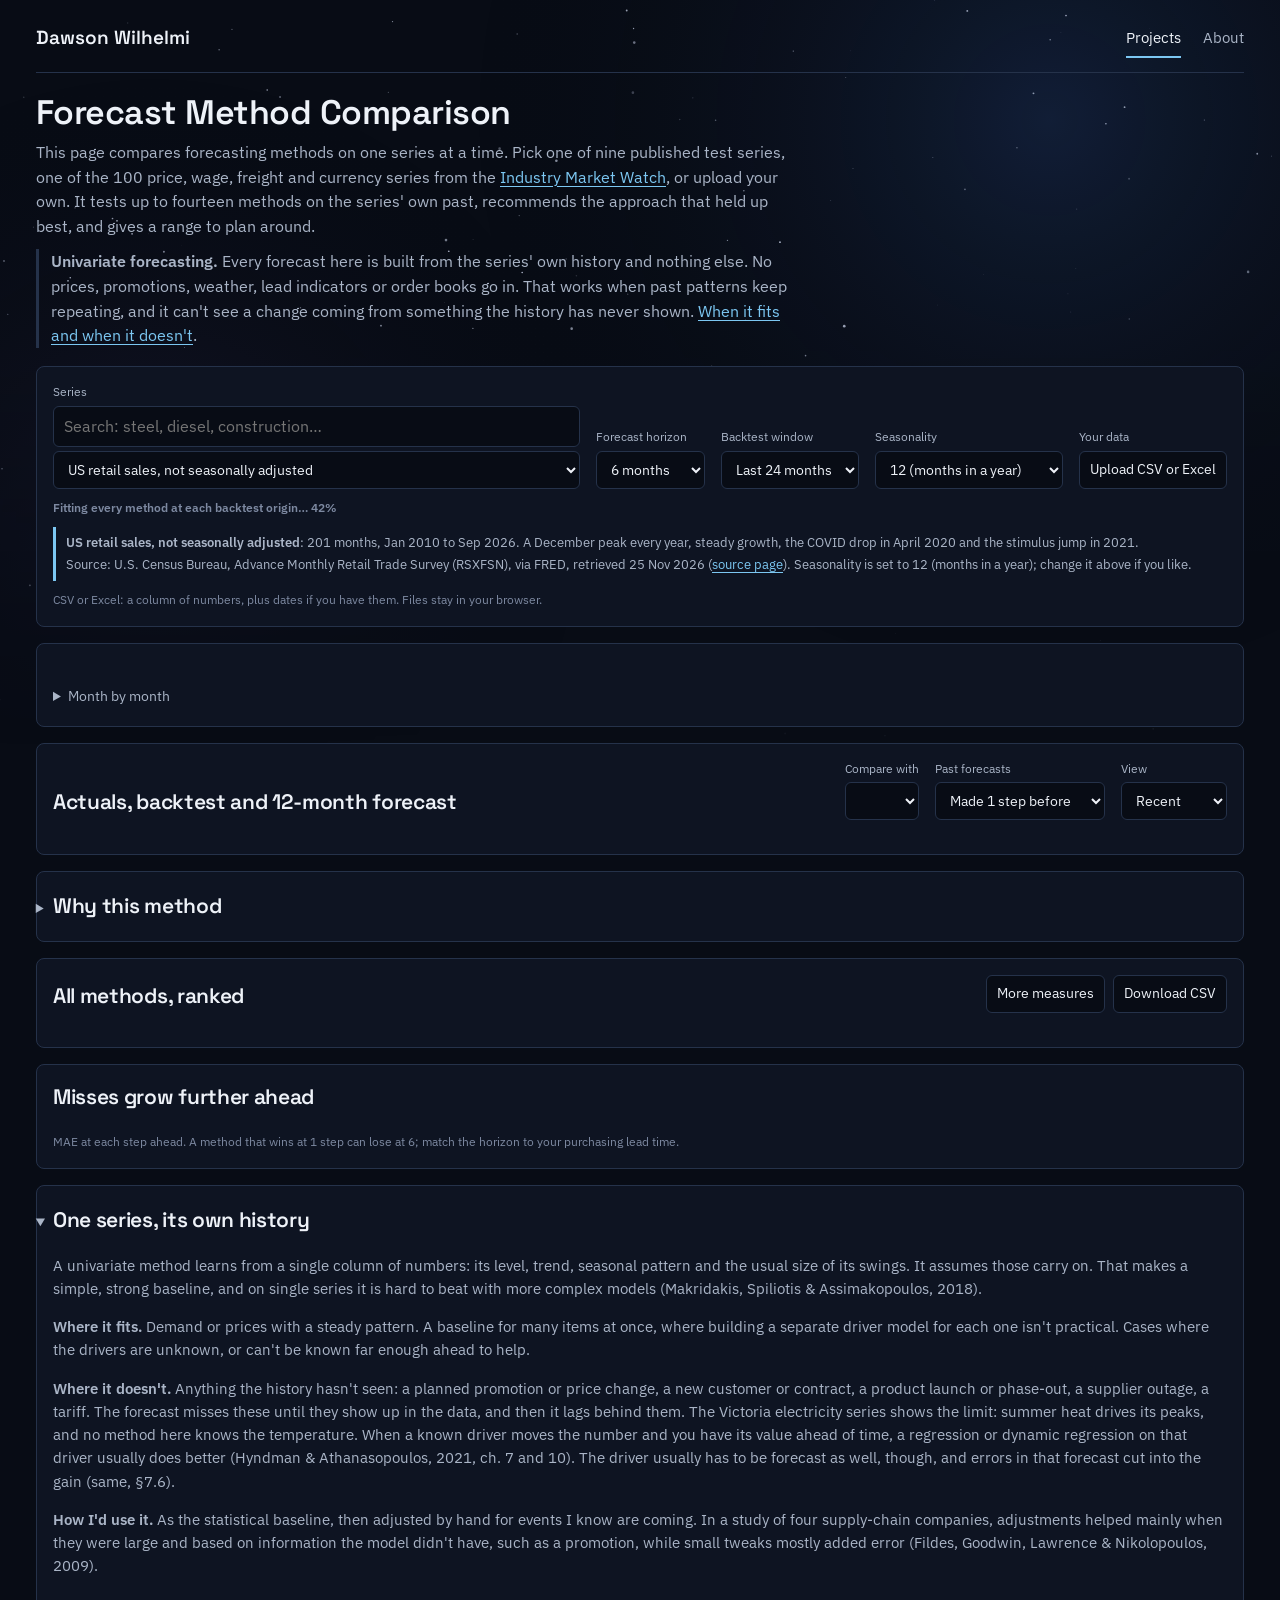
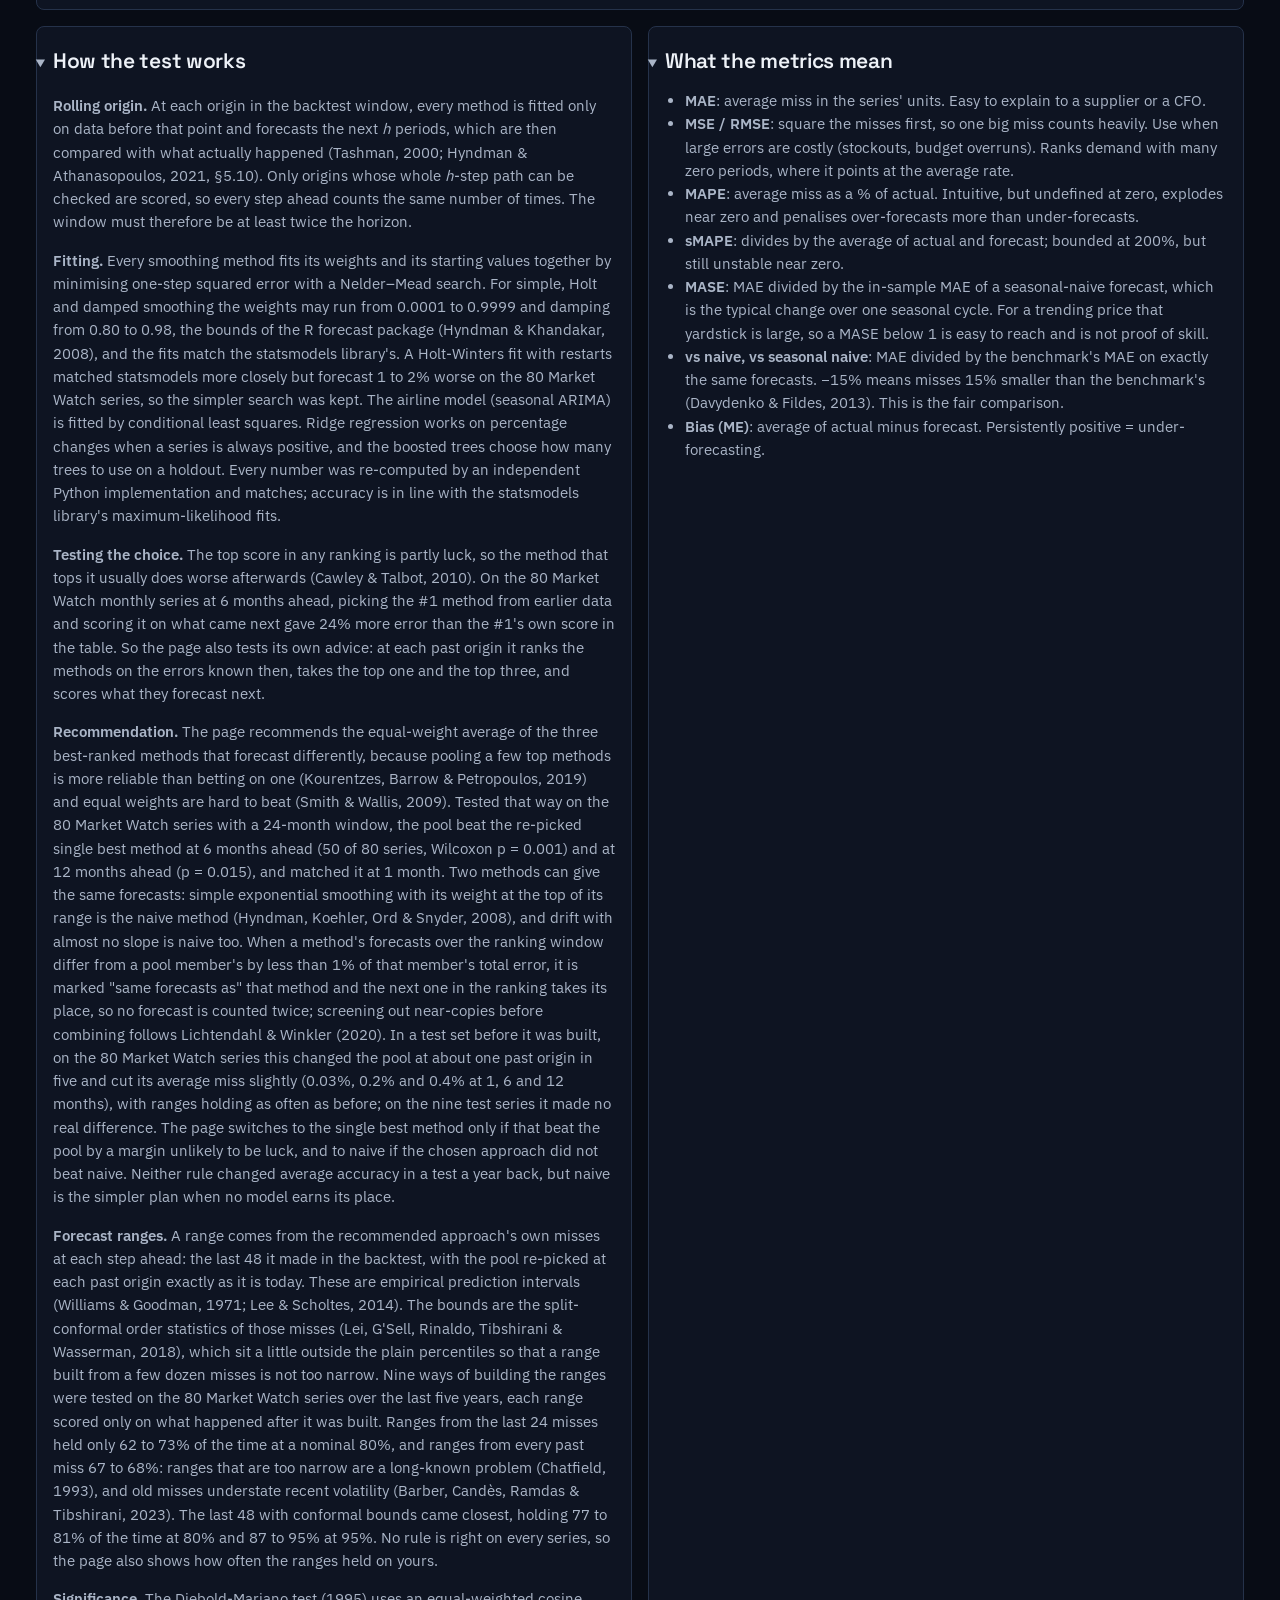
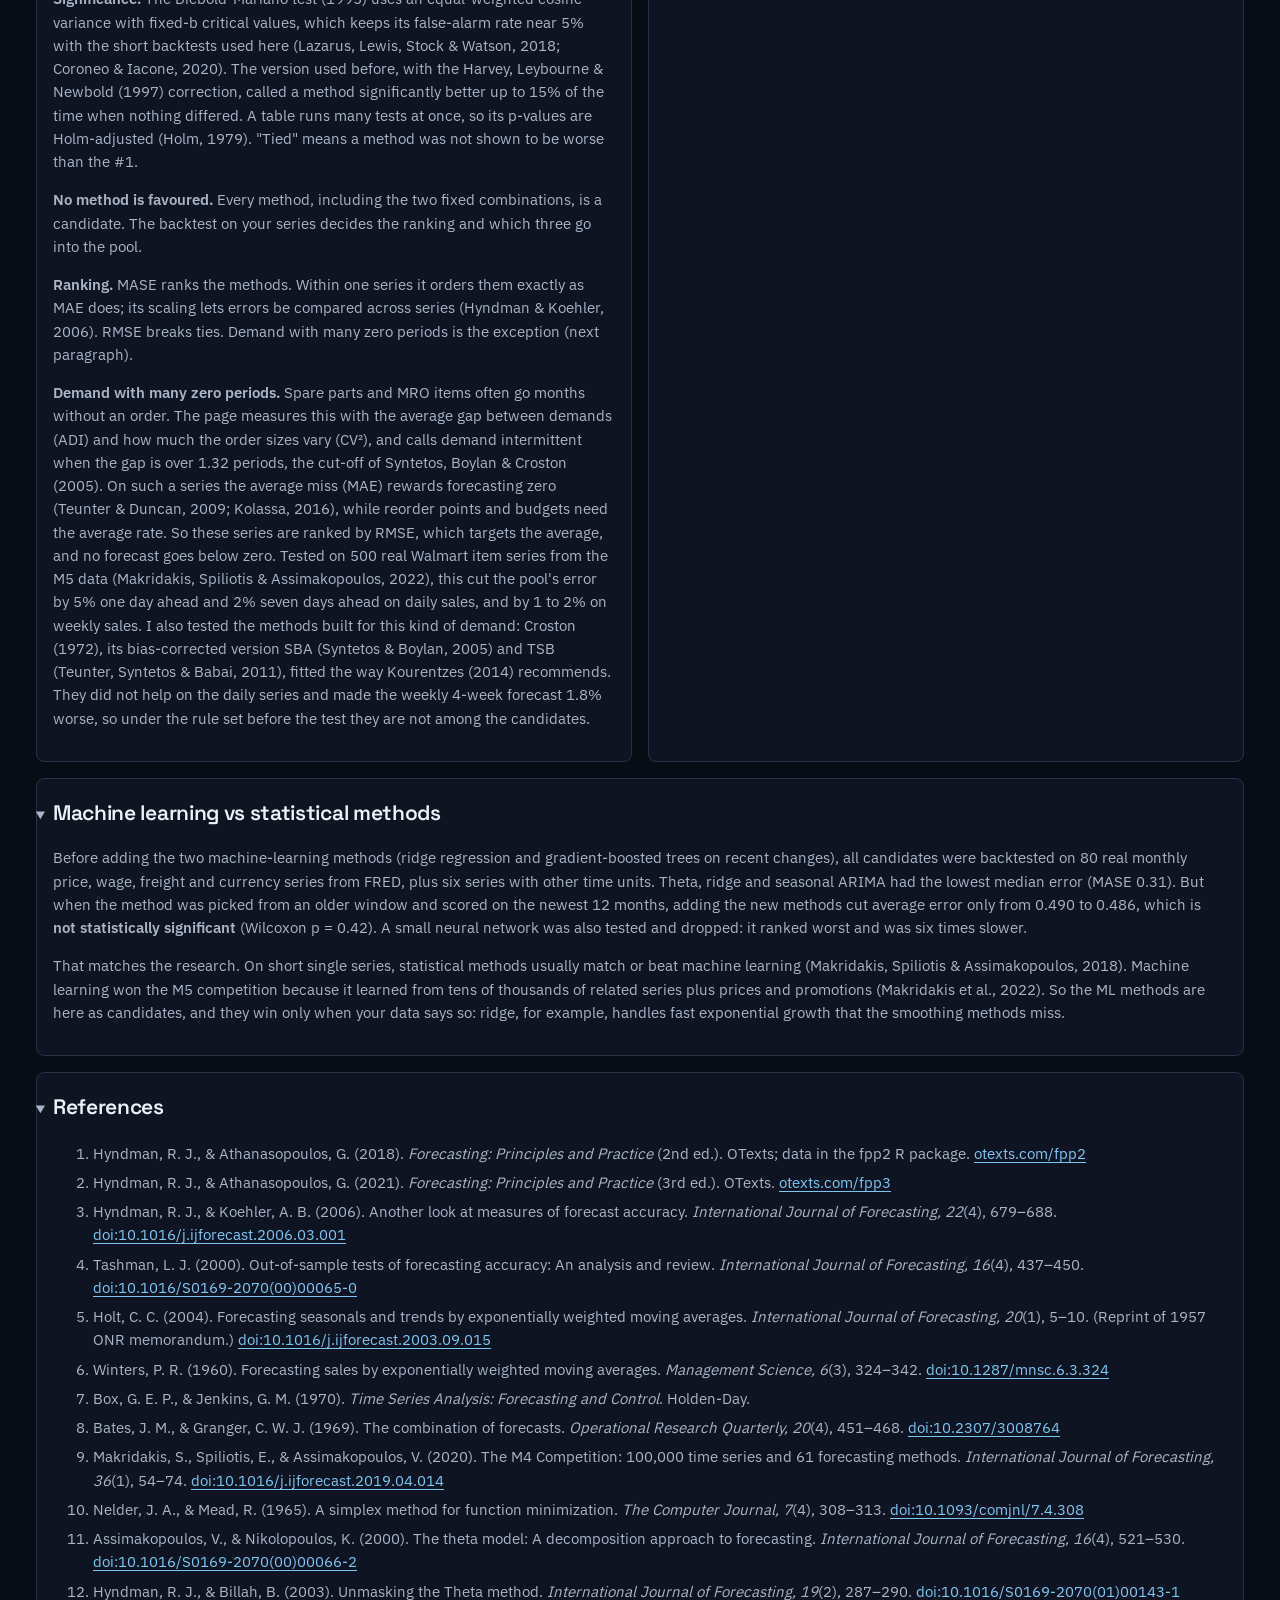
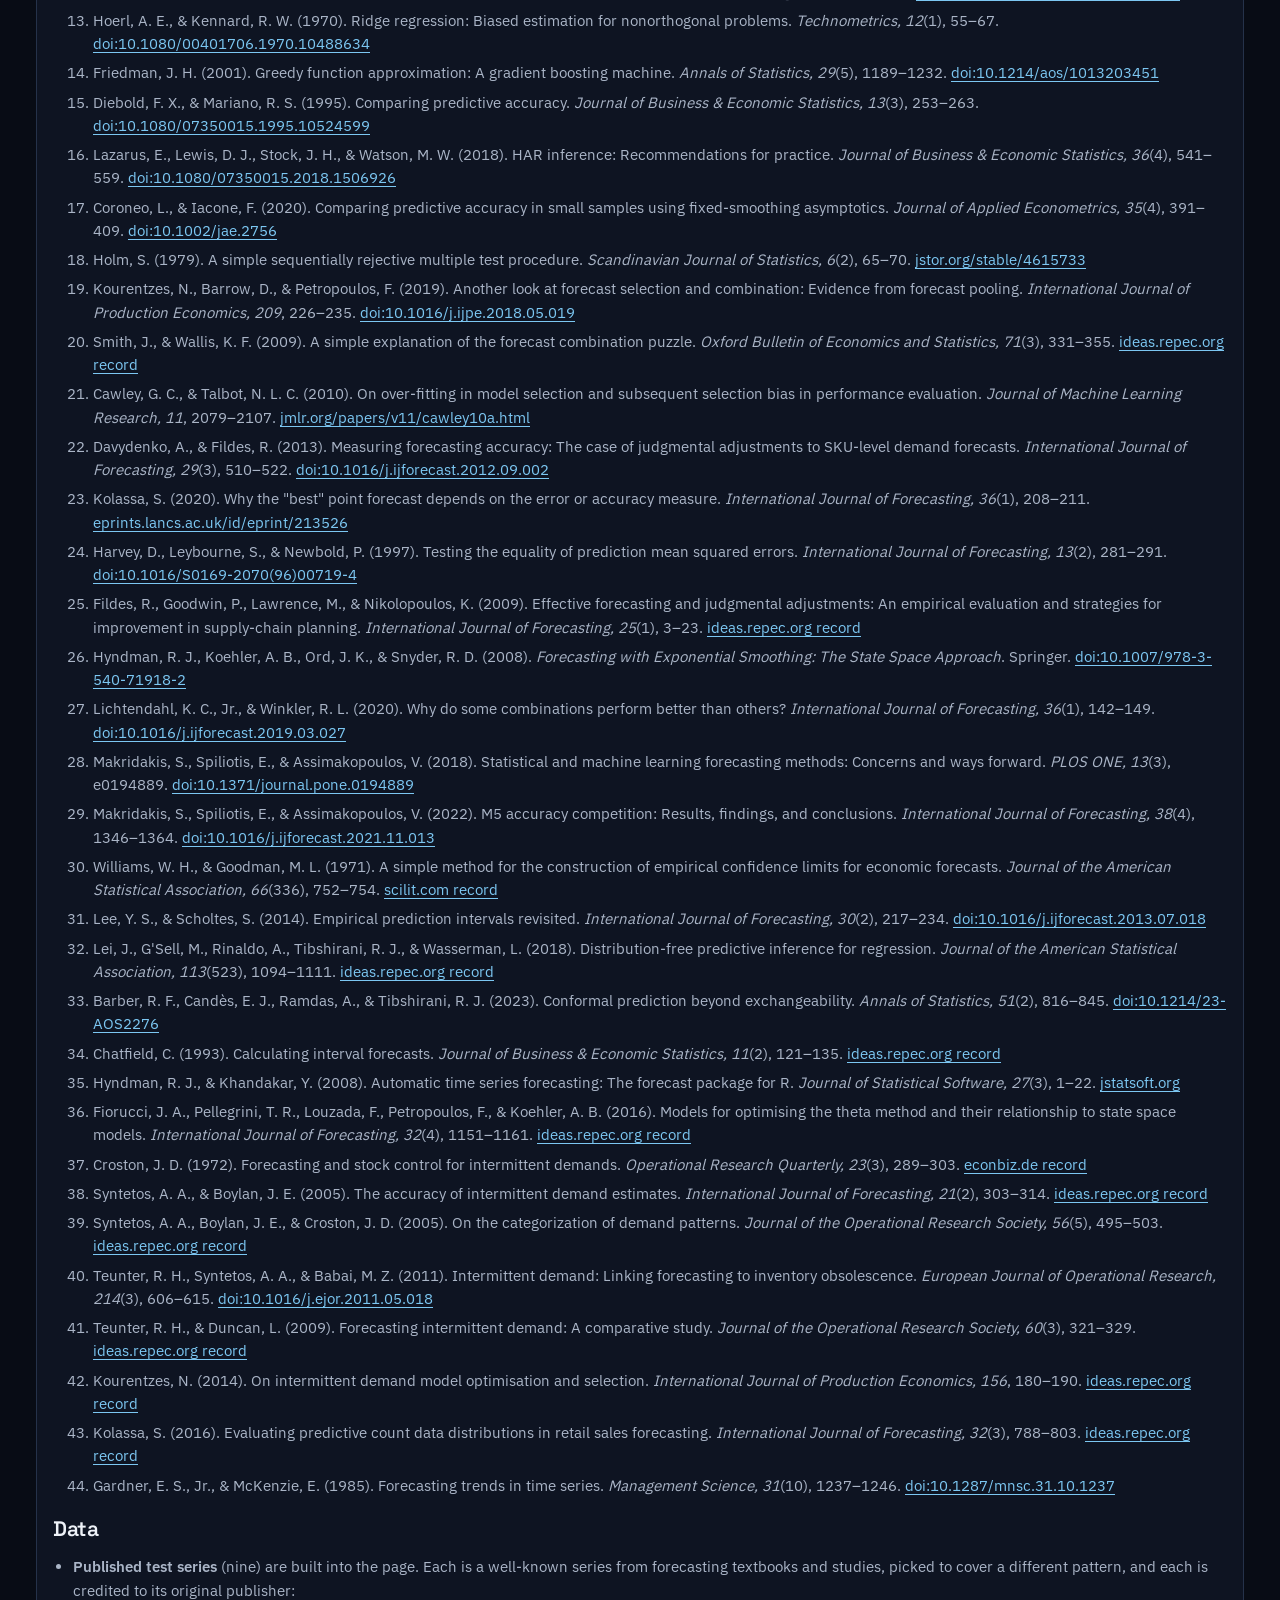
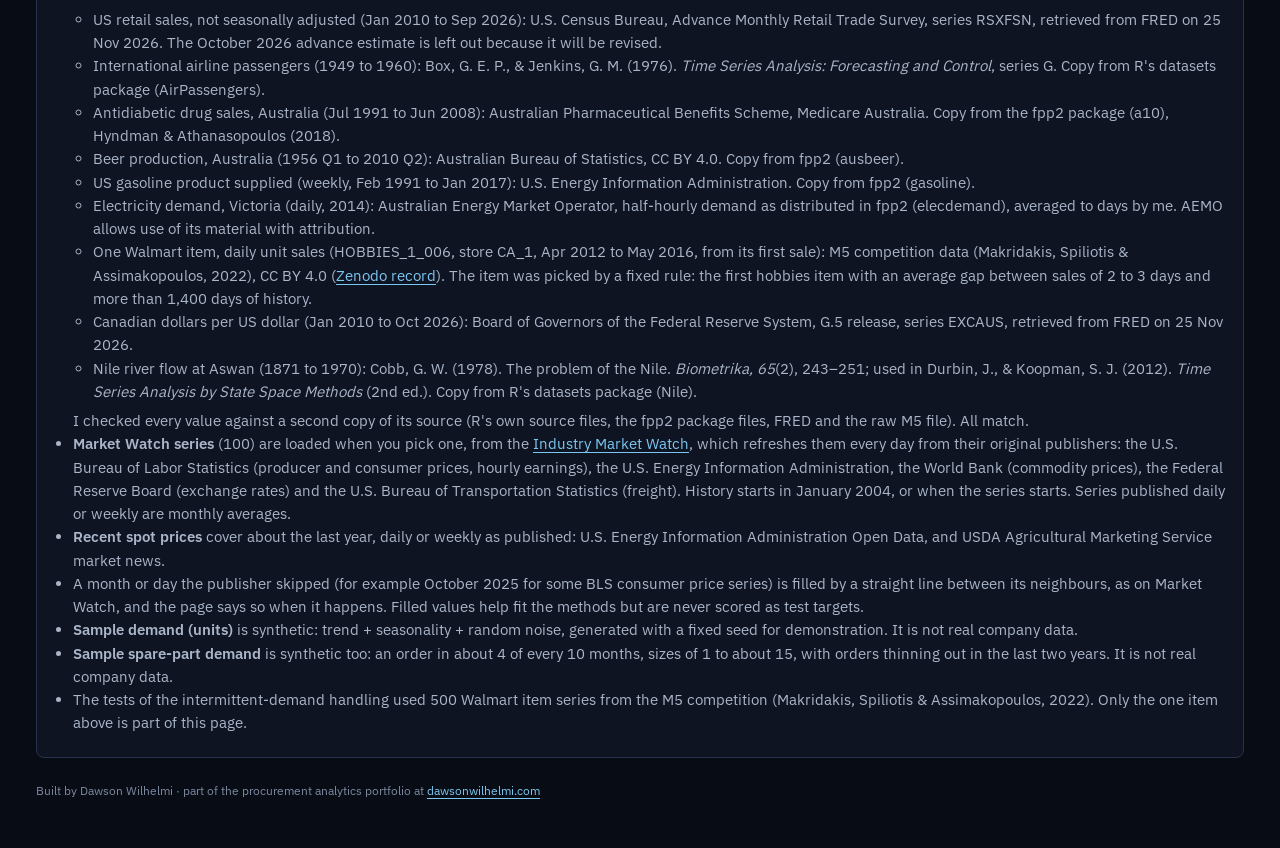
<file: forecast-compare/index.html>
<!DOCTYPE html>
<html lang="en">
<head>
<meta charset="utf-8">
<meta name="viewport" content="width=device-width, initial-scale=1, viewport-fit=cover">
<title>Forecast Method Comparison · Dawson Wilhelmi</title>
<meta name="description" content="Backtest up to fourteen forecasting methods on a procurement series, compare their errors, and get a forecast with a tested range.">
<link rel="icon" href="/favicon.svg" type="image/svg+xml">
<meta property="og:type" content="website">
<meta property="og:site_name" content="Dawson Wilhelmi">
<meta property="og:title" content="Forecast Method Comparison">
<meta property="og:description" content="Backtest up to fourteen forecasting methods on a procurement series, compare their errors, and get a forecast with a tested range.">
<meta property="og:url" content="https://dawsonwilhelmi.com/forecast-compare/">
<link rel="canonical" href="https://dawsonwilhelmi.com/forecast-compare/">
<meta property="og:image" content="https://dawsonwilhelmi.com/og.png">
<meta property="og:image:width" content="1200">
<meta property="og:image:height" content="630">
<meta name="twitter:card" content="summary_large_image">
<link rel="stylesheet" href="/fonts/fonts.css">
<link rel="stylesheet" href="/theme.css">
<style>
:root {
  /* Colors and fonts come from /theme.css, the site theme. The value after each comma is only a fallback. */
  --bg: var(--ink, #080c15); --surface: var(--ink-2, #0e1422); --border: var(--rule, #25324a); --grid: var(--rule-soft, #1a2438);
  --text: var(--paper, #eef2f8); --text-2: var(--pencil, #aab5c7); --text-3: var(--faint, #7d89a1);
  --accent: var(--steel, #7cc7f2); --accent-soft: var(--steel-soft, rgba(124,199,242,.16));
  --s1: var(--steel, #7cc7f2); --s2: #e07a45; --band: rgba(124,199,242,.10);
  --warn-ink: var(--watch, #e9b23c); --warn-soft: rgba(233,178,60,.16); --crit-ink: var(--alert, #f08079);
  --font: var(--f-body, "IBM Plex Sans", -apple-system, BlinkMacSystemFont, "Segoe UI", Roboto, Helvetica, Arial, sans-serif);
  --head: var(--f-head, "Space Grotesk", "IBM Plex Sans", -apple-system, "Segoe UI", Arial, sans-serif);
  color-scheme: dark;
}
* { box-sizing: border-box; }
html { -webkit-text-size-adjust: 100%; }
body { margin: 0; background: var(--bg); color: var(--text); font: 16px/1.55 var(--font); }
.wrap { max-width: 1240px; margin: 0 auto; padding: 0 16px 48px; }
.dw-site { margin-bottom: 20px; }
a { color: var(--accent); }
h1 { font-family: var(--head); font-weight: 600; letter-spacing: -0.015em; font-size: clamp(28px, 3.4vw, 34px); line-height: 1.2; margin: 0 0 6px; }
.lede { color: var(--text-2); margin: 0 0 18px; max-width: 760px; }
.lede.uni { margin-top: -8px; border-left: 3px solid var(--border); padding-left: 12px; }
h2 { font-family: var(--head); font-weight: 600; letter-spacing: -0.015em; font-size: 21px; margin: 0 0 10px; }
h3 { font-size: 15px; margin: 0 0 6px; }
.card { background: var(--surface); border: 1px solid var(--border); border-radius: 8px; padding: 16px; margin-bottom: 16px; }
.controls { display: flex; flex-wrap: wrap; gap: 12px 16px; align-items: flex-end; }
.ctl { display: flex; flex-direction: column; gap: 4px; font-size: 12px; color: var(--text-2); min-width: 0; }
.ctl.grow { flex: 1 1 260px; }
select, .btn { font: inherit; font-size: 14px; color: var(--text); background: var(--bg); border: 1px solid var(--border); border-radius: 6px; padding: 7px 10px; min-height: 38px; max-width: 100%; }
.btn { cursor: pointer; display: inline-flex; align-items: center; gap: 6px; }
.btn:hover, select:hover { border-color: var(--text-3); }
input[type=file] { position: absolute; width: 1px; height: 1px; opacity: 0; }
.hint { font-size: 12px; color: var(--text-3); margin-top: 10px; }
.badge { display: inline-block; font-size: 12px; font-weight: 600; color: var(--warn-ink); background: var(--warn-soft); border-radius: 6px; padding: 3px 8px; margin-top: 10px; }
.err { color: var(--crit-ink); font-weight: 600; margin-top: 10px; }
.upnote { margin-top: 10px; font-size: 13px; color: var(--text-2); border-left: 3px solid var(--accent); padding: 4px 0 4px 10px; }
.upnote > div { margin: 2px 0; }
.upwarn { color: var(--warn-ink); }
input[type=search] { font: inherit; font-size: 16px; color: var(--text); background: var(--bg); border: 1px solid var(--border); border-radius: 6px; padding: 7px 10px; min-height: 38px; width: 100%; box-sizing: border-box; }
.findn { font-size: 12px; color: var(--text-3); }
input[type=number] { font: inherit; font-size: 14px; color: var(--text); background: var(--bg); border: 1px solid var(--border); border-radius: 6px; padding: 7px 8px; min-height: 38px; }
.kpis { display: grid; grid-template-columns: repeat(3, minmax(0,1fr)); gap: 12px; margin: 12px 0 0; }
.headline { font-size: 19px; line-height: 1.45; }
.headline .sub { font-size: 14px; color: var(--text-2); margin-top: 4px; }
details > summary { cursor: pointer; color: var(--text-2); font-size: 14px; margin-top: 12px; min-height: 24px; padding: 2px 0; }
details > summary:hover { color: var(--text); }
details.big > summary { margin: 0; list-style-position: outside; }
details.big > summary h2 { display: inline; margin: 0; color: var(--text); }
details.big[open] > summary { margin-bottom: 10px; }
#why h3 { margin-top: 14px; }
.kpi { background: var(--surface); border: 1px solid var(--border); border-radius: 8px; padding: 12px 14px; min-width: 0; }
.kt { font-size: 12px; color: var(--text-2); }
.kv { font-size: 22px; font-weight: 650; line-height: 1.25; margin: 2px 0; overflow-wrap: anywhere; }
.ks { font-size: 12px; color: var(--text-3); }

#rec ul { margin: 0; padding-left: 20px; }
#rec li { margin: 4px 0; }
.chart { position: relative; }
.ax { font-size: 12px; fill: var(--text-3); font-family: var(--font); }
.tip { position: absolute; pointer-events: none; background: #050810; border: 1px solid var(--border); border-radius: 8px; padding: 8px 10px; font-size: 12px; box-shadow: 0 4px 14px rgba(0,0,0,.14); white-space: nowrap; z-index: 2; }
.tip .tt { font-weight: 600; margin-bottom: 2px; }
.tip i, .lg i { display: inline-block; width: 14px; height: 3px; border-radius: 2px; vertical-align: middle; margin-right: 6px; }
.legend { display: flex; flex-wrap: wrap; gap: 6px 16px; font-size: 13px; color: var(--text-2); margin-bottom: 8px; }
.head { display: flex; flex-wrap: wrap; justify-content: space-between; align-items: flex-end; gap: 8px 16px; margin-bottom: 8px; }
.tblwrap { overflow-x: auto; -webkit-overflow-scrolling: touch; }
table { border-collapse: collapse; width: 100%; font-size: 13px; font-variant-numeric: tabular-nums; }
th, td { padding: 8px 10px; border-bottom: 1px solid var(--border); text-align: right; vertical-align: top; white-space: nowrap; }
th { font-size: 12px; color: var(--text-2); font-weight: 600; user-select: none; position: sticky; top: 0; background: var(--surface); }
th[data-k] { cursor: pointer; }
th[data-k]:hover { color: var(--text); }
th .sortb { font: inherit; color: inherit; background: none; border: 0; padding: 0; margin: 0; cursor: pointer; text-align: inherit; min-height: 24px; display: inline-flex; align-items: center; }
th .sortb:focus-visible { outline: 2px solid var(--accent); outline-offset: 2px; border-radius: 2px; }
.l { text-align: left; }
td.l { white-space: normal; min-width: 40px; }
td.l .ref { font-size: 12px; color: var(--text-3); max-width: 300px; }
td.pm { font-size: 12px; color: var(--text-2); white-space: nowrap; }
td.best { font-weight: 700; }
tr.win td { background: var(--accent-soft); }
tr.win td.l .ref { color: var(--text-2); }   /* small print on the tinted row: --faint is under 4.5:1 there */
tr.dim td { color: var(--text-3); }
tr.poolrow td { border-top: 1px dashed var(--border); border-bottom: 1px dashed var(--border); }
tr.poolrow td.l b { color: var(--accent, inherit); }
.pill.same { background: transparent; border: 1px solid var(--border); color: var(--text-2); font-weight: 500; }
.pill { display: inline-block; font-size: 12px; font-weight: 600; color: var(--text); background: var(--accent-soft); border-radius: 5px; padding: 1px 6px; margin-left: 4px; white-space: nowrap; }
.grid2 { display: grid; grid-template-columns: 1fr 1fr; gap: 16px; }
.doc p, .doc li { color: var(--text-2); font-size: 15px; }
.doc ul { padding-left: 20px; margin: 6px 0; }
.doc code { font-size: 13px; }
.refs li { margin-bottom: 6px; }
footer { font-size: 12px; color: var(--text-3); margin-top: 24px; }
@media (max-width: 760px) {
  h1 { font-size: 23px; }
  .kpis { grid-template-columns: repeat(2, minmax(0,1fr)); }
  .kv { font-size: 18px; }
  .grid2 { grid-template-columns: 1fr; }
  td.l .ref { display: none; }
  td.l { min-width: 120px; }
  th, td { padding: 7px 8px; }
  .ctl { flex: 1 1 140px; }
  .ctl.grow { flex-basis: 100%; }
}
main:focus { outline: none; }
</style>
</head>
<body>
<a class="dw-skip" href="#main">Skip to content</a>
<div class="wrap">
<header class="dw-site">
  <a class="dw-me" href="/">Dawson Wilhelmi</a>
  <nav aria-label="Site"><a href="/" class="on">Projects</a><a href="/about/">About</a></nav>
</header>
<main id="main" tabindex="-1">
  <h1>Forecast Method Comparison</h1>
  <p class="lede">This page compares forecasting methods on one series at a time. Pick one of nine published test series, one of the 100 price, wage, freight and currency series from the <a href="/market-watch/">Industry Market Watch</a>, or upload your own. It tests up to fourteen methods on the series' own past, recommends the approach that held up best, and gives a range to plan around.</p>
  <p class="lede uni"><b>Univariate forecasting.</b> Every forecast here is built from the series' own history and nothing else. No prices, promotions, weather, lead indicators or order books go in. That works when past patterns keep repeating, and it can't see a change coming from something the history has never shown. <a href="#univariate">When it fits and when it doesn't</a>.</p>

  <div class="card">
    <div class="controls">
      <div class="ctl grow"><label for="series">Series</label><input id="find" type="search" placeholder="Search: steel, diesel, construction…" autocomplete="off" aria-label="Search series"><select id="series"></select><span id="findn" class="findn" hidden></span></div>
      <label class="ctl">Forecast horizon<select id="h"><option value="1">1 period</option><option value="3">3 periods</option><option value="6" selected>6 periods</option><option value="12">12 periods</option></select></label>
      <label class="ctl">Backtest window<select id="test"><option value="12">Last 12 periods</option><option value="24" selected>Last 24 periods</option><option value="36">Last 36 periods</option></select></label>
      <div class="ctl"><span>Seasonality</span><div style="display:flex;gap:6px"><select id="m" aria-label="Seasonal cycle length"><option value="1">None</option><option value="4">4 (quarters in a year)</option><option value="5">5 (business-day week)</option><option value="7">7 (days in a week)</option><option value="12" selected>12 (months in a year)</option><option value="24">24 (hours in a day)</option><option value="52">52 (weeks in a year)</option><option value="60">60 (minutes in an hour)</option><option value="custom">Custom…</option></select><input id="mcustom" type="number" min="1" max="400" step="1" value="12" hidden aria-label="Custom cycle length" style="width:80px"></div></div>
      <div class="ctl"><span>Your data</span><label class="btn" for="file">Upload CSV or Excel</label><input type="file" id="file" accept=".csv,.tsv,.txt,.xlsx,.xlsm,.xls,text/csv,application/vnd.openxmlformats-officedocument.spreadsheetml.sheet,application/vnd.ms-excel"></div>
    </div>
    <div id="tag"></div>
    <div id="busy" class="hint" hidden><b>Fitting every method at each backtest origin…</b></div>
    <div id="err" class="err" hidden></div>
    <div id="mwnote" class="upnote" hidden></div>
    <div id="upnote" class="upnote" hidden></div>
    <div class="hint">CSV or Excel: a column of numbers, plus dates if you have them. Files stay in your browser.</div>
  </div>

  <div class="card" id="answer">
    <div class="headline" id="headline"></div>
    <div class="kpis" id="kpis"></div>
    <div id="jump" class="upnote" hidden></div>
    <div id="pattern" class="upnote" hidden></div>
    <div id="rbusy" class="hint" hidden></div>
    <details id="monthly"><summary>Month by month</summary><div id="ranges"></div></details>
  </div>

  <div class="card">
    <div class="head">
      <div><h2 style="margin:0" id="ch1t">Actuals, backtest and 12-month forecast</h2><div class="hint" id="meta" style="margin-top:2px"></div></div>
      <div class="controls"><label class="ctl">Compare with<select id="cmp"></select></label><label class="ctl">Past forecasts<select id="dots"><option value="1" selected>Made 1 step before</option><option value="h">Made h steps before</option></select></label><label class="ctl">View<select id="view"><option value="recent" selected>Recent</option><option value="all">All history</option></select></label></div>
    </div>
    <div class="legend" id="lg1"></div>
    <div class="chart" id="ch1"></div>
    <div class="hint" id="ch1h"></div>
  </div>

  <div class="card">
    <details class="big" id="why"><summary><h2>Why this method</h2></summary>
      <div id="rec"></div>
      <h3>How often the range held</h3>
      <div id="rcheck"></div>
      <h3>Testing the choice</h3>
      <div id="honest"></div>
      <div class="hint">Each approach is picked again at every past point from only the errors known then, and scored on what happened next. The last row is the table's #1 scored on the same errors it was picked on, for contrast.</div>
    </details>
  </div>

  <div class="card">
    <div class="head">
      <h2 style="margin:0">All methods, ranked</h2>
      <div style="display:flex;gap:8px;flex-wrap:wrap"><button class="btn" id="more" type="button" aria-pressed="false">More measures</button><button class="btn" id="dl" type="button">Download CSV</button></div>
    </div>
    <div class="tblwrap" id="tbl"></div>
    <div class="hint" id="tblh"></div>
  </div>

  <div class="card" id="hz">
    <h2>Misses grow further ahead</h2>
    <div class="legend" id="lg2"></div>
    <div class="chart" id="ch2"></div>
    <div class="hint" id="hzh">MAE at each step ahead. A method that wins at 1 step can lose at 6; match the horizon to your purchasing lead time.</div>
  </div>

  <details class="card doc big fold" id="univariate">
    <summary><h2>One series, its own history</h2></summary>
    <p>A univariate method learns from a single column of numbers: its level, trend, seasonal pattern and the usual size of its swings. It assumes those carry on. That makes a simple, strong baseline, and on single series it is hard to beat with more complex models (Makridakis, Spiliotis &amp; Assimakopoulos, 2018).</p>
    <p><b>Where it fits.</b> Demand or prices with a steady pattern. A baseline for many items at once, where building a separate driver model for each one isn't practical. Cases where the drivers are unknown, or can't be known far enough ahead to help.</p>
    <p><b>Where it doesn't.</b> Anything the history hasn't seen: a planned promotion or price change, a new customer or contract, a product launch or phase-out, a supplier outage, a tariff. The forecast misses these until they show up in the data, and then it lags behind them. The Victoria electricity series shows the limit: summer heat drives its peaks, and no method here knows the temperature. When a known driver moves the number and you have its value ahead of time, a regression or dynamic regression on that driver usually does better (Hyndman &amp; Athanasopoulos, 2021, ch. 7 and 10). The driver usually has to be forecast as well, though, and errors in that forecast cut into the gain (same, §7.6).</p>
    <p><b>How I'd use it.</b> As the statistical baseline, then adjusted by hand for events I know are coming. In a study of four supply-chain companies, adjustments helped mainly when they were large and based on information the model didn't have, such as a promotion, while small tweaks mostly added error (Fildes, Goodwin, Lawrence &amp; Nikolopoulos, 2009).</p>
  </details>

  <div class="grid2">
    <details class="card doc big fold">
      <summary><h2>How the test works</h2></summary>
      <p><b>Rolling origin.</b> At each origin in the backtest window, every method is fitted only on data before that point and forecasts the next <i>h</i> periods, which are then compared with what actually happened (Tashman, 2000; Hyndman &amp; Athanasopoulos, 2021, §5.10). Only origins whose whole <i>h</i>-step path can be checked are scored, so every step ahead counts the same number of times. The window must therefore be at least twice the horizon.</p>
      <p><b>Fitting.</b> Every smoothing method fits its weights and its starting values together by minimising one-step squared error with a Nelder–Mead search. For simple, Holt and damped smoothing the weights may run from 0.0001 to 0.9999 and damping from 0.80 to 0.98, the bounds of the R forecast package (Hyndman &amp; Khandakar, 2008), and the fits match the statsmodels library's. A Holt-Winters fit with restarts matched statsmodels more closely but forecast 1 to 2% worse on the 80 Market Watch series, so the simpler search was kept. The airline model (seasonal ARIMA) is fitted by conditional least squares. Ridge regression works on percentage changes when a series is always positive, and the boosted trees choose how many trees to use on a holdout. Every number was re-computed by an independent Python implementation and matches; accuracy is in line with the statsmodels library's maximum-likelihood fits.</p>
      <p><b>Testing the choice.</b> The top score in any ranking is partly luck, so the method that tops it usually does worse afterwards (Cawley &amp; Talbot, 2010). On the 80 Market Watch monthly series at 6 months ahead, picking the #1 method from earlier data and scoring it on what came next gave 24% more error than the #1's own score in the table. So the page also tests its own advice: at each past origin it ranks the methods on the errors known then, takes the top one and the top three, and scores what they forecast next.</p>
      <p><b>Recommendation.</b> The page recommends the equal-weight average of the three best-ranked methods that forecast differently, because pooling a few top methods is more reliable than betting on one (Kourentzes, Barrow &amp; Petropoulos, 2019) and equal weights are hard to beat (Smith &amp; Wallis, 2009). Tested that way on the 80 Market Watch series with a 24-month window, the pool beat the re-picked single best method at 6 months ahead (50 of 80 series, Wilcoxon p = 0.001) and at 12 months ahead (p = 0.015), and matched it at 1 month. Two methods can give the same forecasts: simple exponential smoothing with its weight at the top of its range is the naive method (Hyndman, Koehler, Ord &amp; Snyder, 2008), and drift with almost no slope is naive too. When a method's forecasts over the ranking window differ from a pool member's by less than 1% of that member's total error, it is marked "same forecasts as" that method and the next one in the ranking takes its place, so no forecast is counted twice; screening out near-copies before combining follows Lichtendahl &amp; Winkler (2020). In a test set before it was built, on the 80 Market Watch series this changed the pool at about one past origin in five and cut its average miss slightly (0.03%, 0.2% and 0.4% at 1, 6 and 12 months), with ranges holding as often as before; on the nine test series it made no real difference. The page switches to the single best method only if that beat the pool by a margin unlikely to be luck, and to naive if the chosen approach did not beat naive. Neither rule changed average accuracy in a test a year back, but naive is the simpler plan when no model earns its place.</p>
      <p><b>Forecast ranges.</b> A range comes from the recommended approach's own misses at each step ahead: the last 48 it made in the backtest, with the pool re-picked at each past origin exactly as it is today. These are empirical prediction intervals (Williams &amp; Goodman, 1971; Lee &amp; Scholtes, 2014). The bounds are the split-conformal order statistics of those misses (Lei, G'Sell, Rinaldo, Tibshirani &amp; Wasserman, 2018), which sit a little outside the plain percentiles so that a range built from a few dozen misses is not too narrow. Nine ways of building the ranges were tested on the 80 Market Watch series over the last five years, each range scored only on what happened after it was built. Ranges from the last 24 misses held only 62 to 73% of the time at a nominal 80%, and ranges from every past miss 67 to 68%: ranges that are too narrow are a long-known problem (Chatfield, 1993), and old misses understate recent volatility (Barber, Candès, Ramdas &amp; Tibshirani, 2023). The last 48 with conformal bounds came closest, holding 77 to 81% of the time at 80% and 87 to 95% at 95%. No rule is right on every series, so the page also shows how often the ranges held on yours.</p>
      <p><b>Significance.</b> The Diebold-Mariano test (1995) uses an equal-weighted cosine variance with fixed-b critical values, which keeps its false-alarm rate near 5% with the short backtests used here (Lazarus, Lewis, Stock &amp; Watson, 2018; Coroneo &amp; Iacone, 2020). The version used before, with the Harvey, Leybourne &amp; Newbold (1997) correction, called a method significantly better up to 15% of the time when nothing differed. A table runs many tests at once, so its p-values are Holm-adjusted (Holm, 1979). "Tied" means a method was not shown to be worse than the #1.</p>
      <p><b>No method is favoured.</b> Every method, including the two fixed combinations, is a candidate. The backtest on your series decides the ranking and which three go into the pool.</p>
      <p><b>Ranking.</b> MASE ranks the methods. Within one series it orders them exactly as MAE does; its scaling lets errors be compared across series (Hyndman &amp; Koehler, 2006). RMSE breaks ties. Demand with many zero periods is the exception (next paragraph).</p>
      <p><b>Demand with many zero periods.</b> Spare parts and MRO items often go months without an order. The page measures this with the average gap between demands (ADI) and how much the order sizes vary (CV²), and calls demand intermittent when the gap is over 1.32 periods, the cut-off of Syntetos, Boylan &amp; Croston (2005). On such a series the average miss (MAE) rewards forecasting zero (Teunter &amp; Duncan, 2009; Kolassa, 2016), while reorder points and budgets need the average rate. So these series are ranked by RMSE, which targets the average, and no forecast goes below zero. Tested on 500 real Walmart item series from the M5 data (Makridakis, Spiliotis &amp; Assimakopoulos, 2022), this cut the pool's error by 5% one day ahead and 2% seven days ahead on daily sales, and by 1 to 2% on weekly sales. I also tested the methods built for this kind of demand: Croston (1972), its bias-corrected version SBA (Syntetos &amp; Boylan, 2005) and TSB (Teunter, Syntetos &amp; Babai, 2011), fitted the way Kourentzes (2014) recommends. They did not help on the daily series and made the weekly 4-week forecast 1.8% worse, so under the rule set before the test they are not among the candidates.</p>
    </details>
    <details class="card doc big fold">
      <summary><h2>What the metrics mean</h2></summary>
      <ul>
        <li><b>MAE</b>: average miss in the series' units. Easy to explain to a supplier or a CFO.</li>
        <li><b>MSE / RMSE</b>: square the misses first, so one big miss counts heavily. Use when large errors are costly (stockouts, budget overruns). Ranks demand with many zero periods, where it points at the average rate.</li>
        <li><b>MAPE</b>: average miss as a % of actual. Intuitive, but undefined at zero, explodes near zero and penalises over-forecasts more than under-forecasts.</li>
        <li><b>sMAPE</b>: divides by the average of actual and forecast; bounded at 200%, but still unstable near zero.</li>
        <li><b>MASE</b>: MAE divided by the in-sample MAE of a seasonal-naive forecast, which is the typical change over one seasonal cycle. For a trending price that yardstick is large, so a MASE below 1 is easy to reach and is not proof of skill.</li>
        <li><b>vs naive, vs seasonal naive</b>: MAE divided by the benchmark's MAE on exactly the same forecasts. −15% means misses 15% smaller than the benchmark's (Davydenko &amp; Fildes, 2013). This is the fair comparison.</li>
        <li><b>Bias (ME)</b>: average of actual minus forecast. Persistently positive = under-forecasting.</li>
      </ul>
    </details>
  </div>

  <details class="card doc big fold">
    <summary><h2>Machine learning vs statistical methods</h2></summary>
    <p>Before adding the two machine-learning methods (ridge regression and gradient-boosted trees on recent changes), all candidates were backtested on 80 real monthly price, wage, freight and currency series from FRED, plus six series with other time units. Theta, ridge and seasonal ARIMA had the lowest median error (MASE 0.31). But when the method was picked from an older window and scored on the newest 12 months, adding the new methods cut average error only from 0.490 to 0.486, which is <b>not statistically significant</b> (Wilcoxon p = 0.42). A small neural network was also tested and dropped: it ranked worst and was six times slower.</p>
    <p>That matches the research. On short single series, statistical methods usually match or beat machine learning (Makridakis, Spiliotis &amp; Assimakopoulos, 2018). Machine learning won the M5 competition because it learned from tens of thousands of related series plus prices and promotions (Makridakis et al., 2022). So the ML methods are here as candidates, and they win only when your data says so: ridge, for example, handles fast exponential growth that the smoothing methods miss.</p>
  </details>

  <details class="card doc big fold">
    <summary><h2>References</h2></summary>
    <ol class="refs">
      <li>Hyndman, R. J., &amp; Athanasopoulos, G. (2018). <i>Forecasting: Principles and Practice</i> (2nd ed.). OTexts; data in the fpp2 R package. <a href="https://otexts.com/fpp2/">otexts.com/fpp2</a></li>
      <li>Hyndman, R. J., &amp; Athanasopoulos, G. (2021). <i>Forecasting: Principles and Practice</i> (3rd ed.). OTexts. <a href="https://otexts.com/fpp3/">otexts.com/fpp3</a></li>
      <li>Hyndman, R. J., &amp; Koehler, A. B. (2006). Another look at measures of forecast accuracy. <i>International Journal of Forecasting, 22</i>(4), 679–688. <a href="https://doi.org/10.1016/j.ijforecast.2006.03.001">doi:10.1016/j.ijforecast.2006.03.001</a></li>
      <li>Tashman, L. J. (2000). Out-of-sample tests of forecasting accuracy: An analysis and review. <i>International Journal of Forecasting, 16</i>(4), 437–450. <a href="https://doi.org/10.1016/S0169-2070(00)00065-0">doi:10.1016/S0169-2070(00)00065-0</a></li>
      <li>Holt, C. C. (2004). Forecasting seasonals and trends by exponentially weighted moving averages. <i>International Journal of Forecasting, 20</i>(1), 5–10. (Reprint of 1957 ONR memorandum.) <a href="https://doi.org/10.1016/j.ijforecast.2003.09.015">doi:10.1016/j.ijforecast.2003.09.015</a></li>
      <li>Winters, P. R. (1960). Forecasting sales by exponentially weighted moving averages. <i>Management Science, 6</i>(3), 324–342. <a href="https://doi.org/10.1287/mnsc.6.3.324">doi:10.1287/mnsc.6.3.324</a></li>
      <li>Box, G. E. P., &amp; Jenkins, G. M. (1970). <i>Time Series Analysis: Forecasting and Control</i>. Holden-Day.</li>
      <li>Bates, J. M., &amp; Granger, C. W. J. (1969). The combination of forecasts. <i>Operational Research Quarterly, 20</i>(4), 451–468. <a href="https://doi.org/10.2307/3008764">doi:10.2307/3008764</a></li>
      <li>Makridakis, S., Spiliotis, E., &amp; Assimakopoulos, V. (2020). The M4 Competition: 100,000 time series and 61 forecasting methods. <i>International Journal of Forecasting, 36</i>(1), 54–74. <a href="https://doi.org/10.1016/j.ijforecast.2019.04.014">doi:10.1016/j.ijforecast.2019.04.014</a></li>
      <li>Nelder, J. A., &amp; Mead, R. (1965). A simplex method for function minimization. <i>The Computer Journal, 7</i>(4), 308–313. <a href="https://doi.org/10.1093/comjnl/7.4.308">doi:10.1093/comjnl/7.4.308</a></li>
      <li>Assimakopoulos, V., &amp; Nikolopoulos, K. (2000). The theta model: A decomposition approach to forecasting. <i>International Journal of Forecasting, 16</i>(4), 521–530. <a href="https://doi.org/10.1016/S0169-2070(00)00066-2">doi:10.1016/S0169-2070(00)00066-2</a></li>
      <li>Hyndman, R. J., &amp; Billah, B. (2003). Unmasking the Theta method. <i>International Journal of Forecasting, 19</i>(2), 287–290. <a href="https://doi.org/10.1016/S0169-2070(01)00143-1">doi:10.1016/S0169-2070(01)00143-1</a></li>
      <li>Hoerl, A. E., &amp; Kennard, R. W. (1970). Ridge regression: Biased estimation for nonorthogonal problems. <i>Technometrics, 12</i>(1), 55–67. <a href="https://doi.org/10.1080/00401706.1970.10488634">doi:10.1080/00401706.1970.10488634</a></li>
      <li>Friedman, J. H. (2001). Greedy function approximation: A gradient boosting machine. <i>Annals of Statistics, 29</i>(5), 1189–1232. <a href="https://doi.org/10.1214/aos/1013203451">doi:10.1214/aos/1013203451</a></li>
      <li>Diebold, F. X., &amp; Mariano, R. S. (1995). Comparing predictive accuracy. <i>Journal of Business &amp; Economic Statistics, 13</i>(3), 253–263. <a href="https://doi.org/10.1080/07350015.1995.10524599">doi:10.1080/07350015.1995.10524599</a></li>
      <li>Lazarus, E., Lewis, D. J., Stock, J. H., &amp; Watson, M. W. (2018). HAR inference: Recommendations for practice. <i>Journal of Business &amp; Economic Statistics, 36</i>(4), 541–559. <a href="https://doi.org/10.1080/07350015.2018.1506926">doi:10.1080/07350015.2018.1506926</a></li>
      <li>Coroneo, L., &amp; Iacone, F. (2020). Comparing predictive accuracy in small samples using fixed-smoothing asymptotics. <i>Journal of Applied Econometrics, 35</i>(4), 391–409. <a href="https://doi.org/10.1002/jae.2756">doi:10.1002/jae.2756</a></li>
      <li>Holm, S. (1979). A simple sequentially rejective multiple test procedure. <i>Scandinavian Journal of Statistics, 6</i>(2), 65–70. <a href="https://www.jstor.org/stable/4615733">jstor.org/stable/4615733</a></li>
      <li>Kourentzes, N., Barrow, D., &amp; Petropoulos, F. (2019). Another look at forecast selection and combination: Evidence from forecast pooling. <i>International Journal of Production Economics, 209</i>, 226–235. <a href="https://doi.org/10.1016/j.ijpe.2018.05.019">doi:10.1016/j.ijpe.2018.05.019</a></li>
      <li>Smith, J., &amp; Wallis, K. F. (2009). A simple explanation of the forecast combination puzzle. <i>Oxford Bulletin of Economics and Statistics, 71</i>(3), 331–355. <a href="https://ideas.repec.org/a/bla/obuest/v71y2009i3p331-355.html">ideas.repec.org record</a></li>
      <li>Cawley, G. C., &amp; Talbot, N. L. C. (2010). On over-fitting in model selection and subsequent selection bias in performance evaluation. <i>Journal of Machine Learning Research, 11</i>, 2079–2107. <a href="https://jmlr.org/papers/v11/cawley10a.html">jmlr.org/papers/v11/cawley10a.html</a></li>
      <li>Davydenko, A., &amp; Fildes, R. (2013). Measuring forecasting accuracy: The case of judgmental adjustments to SKU-level demand forecasts. <i>International Journal of Forecasting, 29</i>(3), 510–522. <a href="https://doi.org/10.1016/j.ijforecast.2012.09.002">doi:10.1016/j.ijforecast.2012.09.002</a></li>
      <li>Kolassa, S. (2020). Why the "best" point forecast depends on the error or accuracy measure. <i>International Journal of Forecasting, 36</i>(1), 208–211. <a href="https://eprints.lancs.ac.uk/id/eprint/213526">eprints.lancs.ac.uk/id/eprint/213526</a></li>
      <li>Harvey, D., Leybourne, S., &amp; Newbold, P. (1997). Testing the equality of prediction mean squared errors. <i>International Journal of Forecasting, 13</i>(2), 281–291. <a href="https://doi.org/10.1016/S0169-2070(96)00719-4">doi:10.1016/S0169-2070(96)00719-4</a></li>
      <li>Fildes, R., Goodwin, P., Lawrence, M., &amp; Nikolopoulos, K. (2009). Effective forecasting and judgmental adjustments: An empirical evaluation and strategies for improvement in supply-chain planning. <i>International Journal of Forecasting, 25</i>(1), 3–23. <a href="https://ideas.repec.org/a/eee/intfor/v25y2009i1p3-23.html">ideas.repec.org record</a></li>
      <li>Hyndman, R. J., Koehler, A. B., Ord, J. K., &amp; Snyder, R. D. (2008). <i>Forecasting with Exponential Smoothing: The State Space Approach</i>. Springer. <a href="https://doi.org/10.1007/978-3-540-71918-2">doi:10.1007/978-3-540-71918-2</a></li>
      <li>Lichtendahl, K. C., Jr., &amp; Winkler, R. L. (2020). Why do some combinations perform better than others? <i>International Journal of Forecasting, 36</i>(1), 142–149. <a href="https://doi.org/10.1016/j.ijforecast.2019.03.027">doi:10.1016/j.ijforecast.2019.03.027</a></li>
      <li>Makridakis, S., Spiliotis, E., &amp; Assimakopoulos, V. (2018). Statistical and machine learning forecasting methods: Concerns and ways forward. <i>PLOS ONE, 13</i>(3), e0194889. <a href="https://doi.org/10.1371/journal.pone.0194889">doi:10.1371/journal.pone.0194889</a></li>
      <li>Makridakis, S., Spiliotis, E., &amp; Assimakopoulos, V. (2022). M5 accuracy competition: Results, findings, and conclusions. <i>International Journal of Forecasting, 38</i>(4), 1346–1364. <a href="https://doi.org/10.1016/j.ijforecast.2021.11.013">doi:10.1016/j.ijforecast.2021.11.013</a></li>
      <li>Williams, W. H., &amp; Goodman, M. L. (1971). A simple method for the construction of empirical confidence limits for economic forecasts. <i>Journal of the American Statistical Association, 66</i>(336), 752–754. <a href="https://scilit.com/publications/b4637cd6fa9f222073f61bbf49414a48">scilit.com record</a></li>
      <li>Lee, Y. S., &amp; Scholtes, S. (2014). Empirical prediction intervals revisited. <i>International Journal of Forecasting, 30</i>(2), 217–234. <a href="https://doi.org/10.1016/j.ijforecast.2013.07.018">doi:10.1016/j.ijforecast.2013.07.018</a></li>
      <li>Lei, J., G'Sell, M., Rinaldo, A., Tibshirani, R. J., &amp; Wasserman, L. (2018). Distribution-free predictive inference for regression. <i>Journal of the American Statistical Association, 113</i>(523), 1094–1111. <a href="https://ideas.repec.org/a/taf/jnlasa/v113y2018i523p1094-1111.html">ideas.repec.org record</a></li>
      <li>Barber, R. F., Candès, E. J., Ramdas, A., &amp; Tibshirani, R. J. (2023). Conformal prediction beyond exchangeability. <i>Annals of Statistics, 51</i>(2), 816–845. <a href="https://doi.org/10.1214/23-AOS2276">doi:10.1214/23-AOS2276</a></li>
      <li>Chatfield, C. (1993). Calculating interval forecasts. <i>Journal of Business &amp; Economic Statistics, 11</i>(2), 121–135. <a href="https://ideas.repec.org/a/bes/jnlbes/v11y1993i2p121-35.html">ideas.repec.org record</a></li>
      <li>Hyndman, R. J., &amp; Khandakar, Y. (2008). Automatic time series forecasting: The forecast package for R. <i>Journal of Statistical Software, 27</i>(3), 1–22. <a href="https://www.jstatsoft.org/article/view/v027i03">jstatsoft.org</a></li>
      <li>Fiorucci, J. A., Pellegrini, T. R., Louzada, F., Petropoulos, F., &amp; Koehler, A. B. (2016). Models for optimising the theta method and their relationship to state space models. <i>International Journal of Forecasting, 32</i>(4), 1151–1161. <a href="https://ideas.repec.org/a/eee/intfor/v32y2016i4p1151-1161.html">ideas.repec.org record</a></li>
      <li>Croston, J. D. (1972). Forecasting and stock control for intermittent demands. <i>Operational Research Quarterly, 23</i>(3), 289–303. <a href="https://econbiz.de/Record/forecasting-and-stock-control-for-intermittent-demands-croston/10002044036">econbiz.de record</a></li>
      <li>Syntetos, A. A., &amp; Boylan, J. E. (2005). The accuracy of intermittent demand estimates. <i>International Journal of Forecasting, 21</i>(2), 303–314. <a href="https://ideas.repec.org/a/eee/intfor/v21y2005i2p303-314.html">ideas.repec.org record</a></li>
      <li>Syntetos, A. A., Boylan, J. E., &amp; Croston, J. D. (2005). On the categorization of demand patterns. <i>Journal of the Operational Research Society, 56</i>(5), 495–503. <a href="https://ideas.repec.org/a/pal/jorsoc/v56y2005i5d10.1057_palgrave.jors.2601841.html">ideas.repec.org record</a></li>
      <li>Teunter, R. H., Syntetos, A. A., &amp; Babai, M. Z. (2011). Intermittent demand: Linking forecasting to inventory obsolescence. <i>European Journal of Operational Research, 214</i>(3), 606–615. <a href="https://doi.org/10.1016/j.ejor.2011.05.018">doi:10.1016/j.ejor.2011.05.018</a></li>
      <li>Teunter, R. H., &amp; Duncan, L. (2009). Forecasting intermittent demand: A comparative study. <i>Journal of the Operational Research Society, 60</i>(3), 321–329. <a href="https://ideas.repec.org/a/pal/jorsoc/v60y2009i3d10.1057_palgrave.jors.2602569.html">ideas.repec.org record</a></li>
      <li>Kourentzes, N. (2014). On intermittent demand model optimisation and selection. <i>International Journal of Production Economics, 156</i>, 180–190. <a href="https://ideas.repec.org/a/eee/proeco/v156y2014icp180-190.html">ideas.repec.org record</a></li>
      <li>Kolassa, S. (2016). Evaluating predictive count data distributions in retail sales forecasting. <i>International Journal of Forecasting, 32</i>(3), 788–803. <a href="https://ideas.repec.org/a/eee/intfor/v32y2016i3p788-803.html">ideas.repec.org record</a></li>
      <li>Gardner, E. S., Jr., &amp; McKenzie, E. (1985). Forecasting trends in time series. <i>Management Science, 31</i>(10), 1237–1246. <a href="https://doi.org/10.1287/mnsc.31.10.1237">doi:10.1287/mnsc.31.10.1237</a></li>
    </ol>
    <h2 style="margin-top:14px">Data</h2>
    <ul>
      <li><b>Published test series</b> (nine) are built into the page. Each is a well-known series from forecasting textbooks and studies, picked to cover a different pattern, and each is credited to its original publisher:
        <ul>
          <li>US retail sales, not seasonally adjusted (Jan 2010 to Sep 2026): U.S. Census Bureau, Advance Monthly Retail Trade Survey, series RSXFSN, retrieved from FRED on 25 Nov 2026. The October 2026 advance estimate is left out because it will be revised.</li>
          <li>International airline passengers (1949 to 1960): Box, G. E. P., &amp; Jenkins, G. M. (1976). <i>Time Series Analysis: Forecasting and Control</i>, series G. Copy from R's datasets package (AirPassengers).</li>
          <li>Antidiabetic drug sales, Australia (Jul 1991 to Jun 2008): Australian Pharmaceutical Benefits Scheme, Medicare Australia. Copy from the fpp2 package (a10), Hyndman &amp; Athanasopoulos (2018).</li>
          <li>Beer production, Australia (1956 Q1 to 2010 Q2): Australian Bureau of Statistics, CC BY 4.0. Copy from fpp2 (ausbeer).</li>
          <li>US gasoline product supplied (weekly, Feb 1991 to Jan 2017): U.S. Energy Information Administration. Copy from fpp2 (gasoline).</li>
          <li>Electricity demand, Victoria (daily, 2014): Australian Energy Market Operator, half-hourly demand as distributed in fpp2 (elecdemand), averaged to days by me. AEMO allows use of its material with attribution.</li>
          <li>One Walmart item, daily unit sales (HOBBIES_1_006, store CA_1, Apr 2012 to May 2016, from its first sale): M5 competition data (Makridakis, Spiliotis &amp; Assimakopoulos, 2022), CC BY 4.0 (<a href="https://doi.org/10.5281/zenodo.12636070">Zenodo record</a>). The item was picked by a fixed rule: the first hobbies item with an average gap between sales of 2 to 3 days and more than 1,400 days of history.</li>
          <li>Canadian dollars per US dollar (Jan 2010 to Oct 2026): Board of Governors of the Federal Reserve System, G.5 release, series EXCAUS, retrieved from FRED on 25 Nov 2026.</li>
          <li>Nile river flow at Aswan (1871 to 1970): Cobb, G. W. (1978). The problem of the Nile. <i>Biometrika, 65</i>(2), 243–251; used in Durbin, J., &amp; Koopman, S. J. (2012). <i>Time Series Analysis by State Space Methods</i> (2nd ed.). Copy from R's datasets package (Nile).</li>
        </ul>
        I checked every value against a second copy of its source (R's own source files, the fpp2 package files, FRED and the raw M5 file). All match.</li>
      <li><b>Market Watch series</b> (100) are loaded when you pick one, from the <a href="/market-watch/">Industry Market Watch</a>, which refreshes them every day from their original publishers: the U.S. Bureau of Labor Statistics (producer and consumer prices, hourly earnings), the U.S. Energy Information Administration, the World Bank (commodity prices), the Federal Reserve Board (exchange rates) and the U.S. Bureau of Transportation Statistics (freight). History starts in January 2004, or when the series starts. Series published daily or weekly are monthly averages.</li>
      <li><b>Recent spot prices</b> cover about the last year, daily or weekly as published: U.S. Energy Information Administration Open Data, and USDA Agricultural Marketing Service market news.</li>
      <li>A month or day the publisher skipped (for example October 2025 for some BLS consumer price series) is filled by a straight line between its neighbours, as on Market Watch, and the page says so when it happens. Filled values help fit the methods but are never scored as test targets.</li>
      <li><b>Sample demand (units)</b> is synthetic: trend + seasonality + random noise, generated with a fixed seed for demonstration. It is not real company data.</li>
      <li><b>Sample spare-part demand</b> is synthetic too: an order in about 4 of every 10 months, sizes of 1 to about 15, with orders thinning out in the last two years. It is not real company data.</li>
      <li>The tests of the intermittent-demand handling used 500 Walmart item series from the M5 competition (Makridakis, Spiliotis &amp; Assimakopoulos, 2022). Only the one item above is part of this page.</li>
    </ul>
  </details>

</main>
  <footer>Built by Dawson Wilhelmi · part of the procurement analytics portfolio at <a href="/">dawsonwilhelmi.com</a></footer>
</div>
<script>window.SERIES = [{"key":"sample","name":"Sample demand","unit":"units","short":"units","source":"SAMPLE: synthetic data generated by make_sample.py","sample":true,"dates":["2018-01-01","2018-02-01","2018-03-01","2018-04-01","2018-05-01","2018-06-01","2018-07-01","2018-08-01","2018-09-01","2018-10-01","2018-11-01","2018-12-01","2019-01-01","2019-02-01","2019-03-01","2019-04-01","2019-05-01","2019-06-01","2019-07-01","2019-08-01","2019-09-01","2019-10-01","2019-11-01","2019-12-01","2020-01-01","2020-02-01","2020-03-01","2020-04-01","2020-05-01","2020-06-01","2020-07-01","2020-08-01","2020-09-01","2020-10-01","2020-11-01","2020-12-01","2021-01-01","2021-02-01","2021-03-01","2021-04-01","2021-05-01","2021-06-01","2021-07-01","2021-08-01","2021-09-01","2021-10-01","2021-11-01","2021-12-01","2022-01-01","2022-02-01","2022-03-01","2022-04-01","2022-05-01","2022-06-01","2022-07-01","2022-08-01","2022-09-01","2022-10-01","2022-11-01","2022-12-01","2023-01-01","2023-02-01","2023-03-01","2023-04-01","2023-05-01","2023-06-01","2023-07-01","2023-08-01","2023-09-01","2023-10-01","2023-11-01","2023-12-01","2024-01-01","2024-02-01","2024-03-01","2024-04-01","2024-05-01","2024-06-01","2024-07-01","2024-08-01","2024-09-01","2024-10-01","2024-11-01","2024-12-01","2025-01-01","2025-02-01","2025-03-01","2025-04-01","2025-05-01","2025-06-01","2025-07-01","2025-08-01","2025-09-01","2025-10-01","2025-11-01","2025-12-01","2026-01-01","2026-02-01","2026-03-01","2026-04-01","2026-05-01","2026-06-01","2026-07-01","2026-08-01","2026-09-01","2026-10-01"],"values":[1034.0,1104.0,1205.0,1359.0,1373.0,1308.0,1418.0,1317.0,1237.0,1177.0,1215.0,1263.0,1168.0,1202.0,1239.0,1316.0,1477.0,1582.0,1476.0,1406.0,1367.0,1145.0,1255.0,1294.0,1261.0,1256.0,1395.0,1483.0,1593.0,1491.0,1591.0,1385.0,1225.0,1282.0,1291.0,1399.0,1325.0,1265.0,1506.0,1473.0,1610.0,1626.0,1637.0,1627.0,1531.0,1427.0,1479.0,1449.0,1312.0,1378.0,1492.0,1656.0,1676.0,1888.0,1650.0,1571.0,1618.0,1580.0,1547.0,1552.0,1534.0,1500.0,1503.0,1662.0,1839.0,1701.0,1787.0,1743.0,1620.0,1609.0,1630.0,1734.0,1556.0,1542.0,1642.0,1719.0,1917.0,1841.0,1858.0,1856.0,1669.0,1616.0,1538.0,1574.0,1550.0,1692.0,1843.0,1854.0,1946.0,1970.0,2017.0,1944.0,1817.0,1644.0,1808.0,1754.0,1754.0,1738.0,1974.0,1908.0,2117.0,2045.0,1983.0,1881.0,1865.0,1892.0]},{"key":"spares","name":"Sample spare-part demand (many zero months)","unit":"units","short":"units","source":"SAMPLE: synthetic data generated by make_sample.py","sample":true,"dates":["2018-01-01","2018-02-01","2018-03-01","2018-04-01","2018-05-01","2018-06-01","2018-07-01","2018-08-01","2018-09-01","2018-10-01","2018-11-01","2018-12-01","2019-01-01","2019-02-01","2019-03-01","2019-04-01","2019-05-01","2019-06-01","2019-07-01","2019-08-01","2019-09-01","2019-10-01","2019-11-01","2019-12-01","2020-01-01","2020-02-01","2020-03-01","2020-04-01","2020-05-01","2020-06-01","2020-07-01","2020-08-01","2020-09-01","2020-10-01","2020-11-01","2020-12-01","2021-01-01","2021-02-01","2021-03-01","2021-04-01","2021-05-01","2021-06-01","2021-07-01","2021-08-01","2021-09-01","2021-10-01","2021-11-01","2021-12-01","2022-01-01","2022-02-01","2022-03-01","2022-04-01","2022-05-01","2022-06-01","2022-07-01","2022-08-01","2022-09-01","2022-10-01","2022-11-01","2022-12-01","2023-01-01","2023-02-01","2023-03-01","2023-04-01","2023-05-01","2023-06-01","2023-07-01","2023-08-01","2023-09-01","2023-10-01","2023-11-01","2023-12-01","2024-01-01","2024-02-01","2024-03-01","2024-04-01","2024-05-01","2024-06-01","2024-07-01","2024-08-01","2024-09-01","2024-10-01","2024-11-01","2024-12-01","2025-01-01","2025-02-01","2025-03-01","2025-04-01","2025-05-01","2025-06-01","2025-07-01","2025-08-01","2025-09-01","2025-10-01","2025-11-01","2025-12-01","2026-01-01","2026-02-01","2026-03-01","2026-04-01","2026-05-01","2026-06-01","2026-07-01","2026-08-01","2026-09-01","2026-10-01"],"values":[8.0,9.0,0.0,9.0,6.0,0.0,8.0,0.0,7.0,2.0,0.0,2.0,0.0,6.0,4.0,4.0,12.0,0.0,0.0,4.0,5.0,4.0,3.0,0.0,0.0,6.0,3.0,0.0,0.0,0.0,0.0,6.0,0.0,0.0,5.0,0.0,3.0,0.0,0.0,3.0,0.0,0.0,0.0,0.0,0.0,0.0,0.0,0.0,4.0,0.0,0.0,3.0,5.0,0.0,5.0,11.0,7.0,3.0,10.0,0.0,0.0,0.0,0.0,0.0,3.0,0.0,0.0,6.0,5.0,0.0,0.0,7.0,3.0,0.0,0.0,0.0,0.0,0.0,0.0,6.0,0.0,0.0,0.0,0.0,0.0,0.0,4.0,4.0,6.0,7.0,6.0,0.0,6.0,0.0,0.0,5.0,0.0,8.0,0.0,0.0,0.0,0.0,7.0,0.0,0.0,7.0]}]; window.MW_CATALOG = {"featured":[{"k":"ft:retail","n":"US retail sales, not seasonally adjusted","u":"$ millions","s":"$M","m":12,"p":"U.S. Census Bureau, Advance Monthly Retail Trade Survey (RSXFSN), via FRED, retrieved 25 Nov 2026","src":"https://fred.stlouisfed.org/series/RSXFSN","note":"A December peak every year, steady growth, the COVID drop in April 2020 and the stimulus jump in 2021.","dates":["2010-01-01","2010-02-01","2010-03-01","2010-04-01","2010-05-01","2010-06-01","2010-07-01","2010-08-01","2010-09-01","2010-10-01","2010-11-01","2010-12-01","2011-01-01","2011-02-01","2011-03-01","2011-04-01","2011-05-01","2011-06-01","2011-07-01","2011-08-01","2011-09-01","2011-10-01","2011-11-01","2011-12-01","2012-01-01","2012-02-01","2012-03-01","2012-04-01","2012-05-01","2012-06-01","2012-07-01","2012-08-01","2012-09-01","2012-10-01","2012-11-01","2012-12-01","2013-01-01","2013-02-01","2013-03-01","2013-04-01","2013-05-01","2013-06-01","2013-07-01","2013-08-01","2013-09-01","2013-10-01","2013-11-01","2013-12-01","2014-01-01","2014-02-01","2014-03-01","2014-04-01","2014-05-01","2014-06-01","2014-07-01","2014-08-01","2014-09-01","2014-10-01","2014-11-01","2014-12-01","2015-01-01","2015-02-01","2015-03-01","2015-04-01","2015-05-01","2015-06-01","2015-07-01","2015-08-01","2015-09-01","2015-10-01","2015-11-01","2015-12-01","2016-01-01","2016-02-01","2016-03-01","2016-04-01","2016-05-01","2016-06-01","2016-07-01","2016-08-01","2016-09-01","2016-10-01","2016-11-01","2016-12-01","2017-01-01","2017-02-01","2017-03-01","2017-04-01","2017-05-01","2017-06-01","2017-07-01","2017-08-01","2017-09-01","2017-10-01","2017-11-01","2017-12-01","2018-01-01","2018-02-01","2018-03-01","2018-04-01","2018-05-01","2018-06-01","2018-07-01","2018-08-01","2018-09-01","2018-10-01","2018-11-01","2018-12-01","2019-01-01","2019-02-01","2019-03-01","2019-04-01","2019-05-01","2019-06-01","2019-07-01","2019-08-01","2019-09-01","2019-10-01","2019-11-01","2019-12-01","2020-01-01","2020-02-01","2020-03-01","2020-04-01","2020-05-01","2020-06-01","2020-07-01","2020-08-01","2020-09-01","2020-10-01","2020-11-01","2020-12-01","2021-01-01","2021-02-01","2021-03-01","2021-04-01","2021-05-01","2021-06-01","2021-07-01","2021-08-01","2021-09-01","2021-10-01","2021-11-01","2021-12-01","2022-01-01","2022-02-01","2022-03-01","2022-04-01","2022-05-01","2022-06-01","2022-07-01","2022-08-01","2022-09-01","2022-10-01","2022-11-01","2022-12-01","2023-01-01","2023-02-01","2023-03-01","2023-04-01","2023-05-01","2023-06-01","2023-07-01","2023-08-01","2023-09-01","2023-10-01","2023-11-01","2023-12-01","2024-01-01","2024-02-01","2024-03-01","2024-04-01","2024-05-01","2024-06-01","2024-07-01","2024-08-01","2024-09-01","2024-10-01","2024-11-01","2024-12-01","2025-01-01","2025-02-01","2025-03-01","2025-04-01","2025-05-01","2025-06-01","2025-07-01","2025-08-01","2025-09-01","2025-10-01","2025-11-01","2025-12-01","2026-01-01","2026-02-01","2026-03-01","2026-04-01","2026-05-01","2026-06-01","2026-07-01","2026-08-01","2026-09-01"],"values":[273665.0,269889.0,314812.0,310622.0,318467.0,312635.0,314597.0,315974.0,301406.0,308709.0,322076.0,379520.0,293047.0,293924.0,338211.0,332456.0,342186.0,339682.0,334800.0,345374.0,327093.0,330515.0,344774.0,401206.0,309548.0,324839.0,361240.0,342428.0,365885.0,349134.0,344863.0,366007.0,336193.0,349077.0,361767.0,408838.0,327781.0,326276.0,367352.0,356352.0,382502.0,362587.0,370308.0,381193.0,346383.0,363018.0,371459.0,421395.0,334846.0,331385.0,376734.0,376970.0,400918.0,378559.0,387820.0,394308.0,367663.0,381289.0,383954.0,440713.0,344632.0,335752.0,385954.0,380319.0,402126.0,390651.0,399519.0,397745.0,375199.0,385581.0,388071.0,452764.0,346205.0,357069.0,397631.0,387812.0,405725.0,402594.0,399192.0,409044.0,387121.0,390482.0,405792.0,470486.0,363567.0,359517.0,415647.0,400423.0,426818.0,415737.0,409984.0,424118.0,405490.0,410640.0,432780.0,484883.0,383698.0,374100.0,437519.0,413417.0,456917.0,436931.0,435081.0,449224.0,411243.0,435528.0,452577.0,486145.0,393428.0,379245.0,441034.0,436721.0,469300.0,442393.0,455664.0,467033.0,422975.0,449125.0,461247.0,511419.0,411938.0,408577.0,421156.0,373011.0,457486.0,473877.0,486176.0,480870.0,467699.0,486677.0,483762.0,549456.0,456423.0,431997.0,554247.0,548209.0,559362.0,551436.0,546446.0,543908.0,522845.0,546840.0,566972.0,618406.0,510565.0,501337.0,590737.0,588930.0,607591.0,600674.0,590359.0,602828.0,567101.0,584975.0,590933.0,638663.0,535871.0,516236.0,588747.0,572941.0,613691.0,594147.0,586678.0,607777.0,572898.0,586400.0,598630.0,645247.0,529976.0,534513.0,586713.0,582673.0,619145.0,580837.0,605196.0,608862.0,565772.0,607700.0,613721.0,671589.0,552246.0,529394.0,609429.0,609634.0,630997.0,601022.0,627499.0,624281.0,595443.0,623604.0,620569.0,694088.0,560686.0,546173.0,637027.0,633425.0,664214.0,649437.0,655940.0,656992.0,637194.0]},{"k":"ft:airline","n":"International airline passengers, 1949 to 1960","u":"thousands of passengers","s":"thousand passengers","m":12,"p":"Box &amp; Jenkins (1976), <i>Time Series Analysis: Forecasting and Control</i>, series G (Pan Am bookings), via R datasets","src":"https://stat.ethz.ch/R-manual/R-devel/library/datasets/html/AirPassengers.html","note":"The textbook seasonal series: a steady trend and a summer peak that grows with the level.","dates":["1949-01-01","1949-02-01","1949-03-01","1949-04-01","1949-05-01","1949-06-01","1949-07-01","1949-08-01","1949-09-01","1949-10-01","1949-11-01","1949-12-01","1950-01-01","1950-02-01","1950-03-01","1950-04-01","1950-05-01","1950-06-01","1950-07-01","1950-08-01","1950-09-01","1950-10-01","1950-11-01","1950-12-01","1951-01-01","1951-02-01","1951-03-01","1951-04-01","1951-05-01","1951-06-01","1951-07-01","1951-08-01","1951-09-01","1951-10-01","1951-11-01","1951-12-01","1952-01-01","1952-02-01","1952-03-01","1952-04-01","1952-05-01","1952-06-01","1952-07-01","1952-08-01","1952-09-01","1952-10-01","1952-11-01","1952-12-01","1953-01-01","1953-02-01","1953-03-01","1953-04-01","1953-05-01","1953-06-01","1953-07-01","1953-08-01","1953-09-01","1953-10-01","1953-11-01","1953-12-01","1954-01-01","1954-02-01","1954-03-01","1954-04-01","1954-05-01","1954-06-01","1954-07-01","1954-08-01","1954-09-01","1954-10-01","1954-11-01","1954-12-01","1955-01-01","1955-02-01","1955-03-01","1955-04-01","1955-05-01","1955-06-01","1955-07-01","1955-08-01","1955-09-01","1955-10-01","1955-11-01","1955-12-01","1956-01-01","1956-02-01","1956-03-01","1956-04-01","1956-05-01","1956-06-01","1956-07-01","1956-08-01","1956-09-01","1956-10-01","1956-11-01","1956-12-01","1957-01-01","1957-02-01","1957-03-01","1957-04-01","1957-05-01","1957-06-01","1957-07-01","1957-08-01","1957-09-01","1957-10-01","1957-11-01","1957-12-01","1958-01-01","1958-02-01","1958-03-01","1958-04-01","1958-05-01","1958-06-01","1958-07-01","1958-08-01","1958-09-01","1958-10-01","1958-11-01","1958-12-01","1959-01-01","1959-02-01","1959-03-01","1959-04-01","1959-05-01","1959-06-01","1959-07-01","1959-08-01","1959-09-01","1959-10-01","1959-11-01","1959-12-01","1960-01-01","1960-02-01","1960-03-01","1960-04-01","1960-05-01","1960-06-01","1960-07-01","1960-08-01","1960-09-01","1960-10-01","1960-11-01","1960-12-01"],"values":[112.0,118.0,132.0,129.0,121.0,135.0,148.0,148.0,136.0,119.0,104.0,118.0,115.0,126.0,141.0,135.0,125.0,149.0,170.0,170.0,158.0,133.0,114.0,140.0,145.0,150.0,178.0,163.0,172.0,178.0,199.0,199.0,184.0,162.0,146.0,166.0,171.0,180.0,193.0,181.0,183.0,218.0,230.0,242.0,209.0,191.0,172.0,194.0,196.0,196.0,236.0,235.0,229.0,243.0,264.0,272.0,237.0,211.0,180.0,201.0,204.0,188.0,235.0,227.0,234.0,264.0,302.0,293.0,259.0,229.0,203.0,229.0,242.0,233.0,267.0,269.0,270.0,315.0,364.0,347.0,312.0,274.0,237.0,278.0,284.0,277.0,317.0,313.0,318.0,374.0,413.0,405.0,355.0,306.0,271.0,306.0,315.0,301.0,356.0,348.0,355.0,422.0,465.0,467.0,404.0,347.0,305.0,336.0,340.0,318.0,362.0,348.0,363.0,435.0,491.0,505.0,404.0,359.0,310.0,337.0,360.0,342.0,406.0,396.0,420.0,472.0,548.0,559.0,463.0,407.0,362.0,405.0,417.0,391.0,419.0,461.0,472.0,535.0,622.0,606.0,508.0,461.0,390.0,432.0]},{"k":"ft:drugs","n":"Antidiabetic drug sales, Australia","u":"$ millions","s":"$M","m":12,"p":"Australian Pharmaceutical Benefits Scheme (Medicare Australia), ATC group A10, via Hyndman &amp; Athanasopoulos, <i>fpp2</i> package","src":"https://pkg.robjhyndman.com/fpp2-package/reference/a10.html","note":"Fast growth with a January spike that gets bigger every year.","dates":["1991-07-01","1991-08-01","1991-09-01","1991-10-01","1991-11-01","1991-12-01","1992-01-01","1992-02-01","1992-03-01","1992-04-01","1992-05-01","1992-06-01","1992-07-01","1992-08-01","1992-09-01","1992-10-01","1992-11-01","1992-12-01","1993-01-01","1993-02-01","1993-03-01","1993-04-01","1993-05-01","1993-06-01","1993-07-01","1993-08-01","1993-09-01","1993-10-01","1993-11-01","1993-12-01","1994-01-01","1994-02-01","1994-03-01","1994-04-01","1994-05-01","1994-06-01","1994-07-01","1994-08-01","1994-09-01","1994-10-01","1994-11-01","1994-12-01","1995-01-01","1995-02-01","1995-03-01","1995-04-01","1995-05-01","1995-06-01","1995-07-01","1995-08-01","1995-09-01","1995-10-01","1995-11-01","1995-12-01","1996-01-01","1996-02-01","1996-03-01","1996-04-01","1996-05-01","1996-06-01","1996-07-01","1996-08-01","1996-09-01","1996-10-01","1996-11-01","1996-12-01","1997-01-01","1997-02-01","1997-03-01","1997-04-01","1997-05-01","1997-06-01","1997-07-01","1997-08-01","1997-09-01","1997-10-01","1997-11-01","1997-12-01","1998-01-01","1998-02-01","1998-03-01","1998-04-01","1998-05-01","1998-06-01","1998-07-01","1998-08-01","1998-09-01","1998-10-01","1998-11-01","1998-12-01","1999-01-01","1999-02-01","1999-03-01","1999-04-01","1999-05-01","1999-06-01","1999-07-01","1999-08-01","1999-09-01","1999-10-01","1999-11-01","1999-12-01","2000-01-01","2000-02-01","2000-03-01","2000-04-01","2000-05-01","2000-06-01","2000-07-01","2000-08-01","2000-09-01","2000-10-01","2000-11-01","2000-12-01","2001-01-01","2001-02-01","2001-03-01","2001-04-01","2001-05-01","2001-06-01","2001-07-01","2001-08-01","2001-09-01","2001-10-01","2001-11-01","2001-12-01","2002-01-01","2002-02-01","2002-03-01","2002-04-01","2002-05-01","2002-06-01","2002-07-01","2002-08-01","2002-09-01","2002-10-01","2002-11-01","2002-12-01","2003-01-01","2003-02-01","2003-03-01","2003-04-01","2003-05-01","2003-06-01","2003-07-01","2003-08-01","2003-09-01","2003-10-01","2003-11-01","2003-12-01","2004-01-01","2004-02-01","2004-03-01","2004-04-01","2004-05-01","2004-06-01","2004-07-01","2004-08-01","2004-09-01","2004-10-01","2004-11-01","2004-12-01","2005-01-01","2005-02-01","2005-03-01","2005-04-01","2005-05-01","2005-06-01","2005-07-01","2005-08-01","2005-09-01","2005-10-01","2005-11-01","2005-12-01","2006-01-01","2006-02-01","2006-03-01","2006-04-01","2006-05-01","2006-06-01","2006-07-01","2006-08-01","2006-09-01","2006-10-01","2006-11-01","2006-12-01","2007-01-01","2007-02-01","2007-03-01","2007-04-01","2007-05-01","2007-06-01","2007-07-01","2007-08-01","2007-09-01","2007-10-01","2007-11-01","2007-12-01","2008-01-01","2008-02-01","2008-03-01","2008-04-01","2008-05-01","2008-06-01"],"values":[3.526591,3.180891,3.252221,3.611003,3.565869,4.306371,5.088335,2.81452,2.985811,3.20478,3.127578,3.270523,3.737851,3.558776,3.777202,3.92449,4.386531,5.810549,6.192068,3.450857,3.772307,3.734303,3.905399,4.049687,4.315566,4.562185,4.608662,4.667851,5.093841,7.179962,6.731473,3.841278,4.394076,4.075341,4.540645,4.645615,4.752607,5.350605,5.204455,5.301651,5.773742,6.204593,6.749484,4.216067,4.949349,4.823045,5.194754,5.170787,5.256742,5.855277,5.490729,6.115293,6.088473,7.416598,8.329452,5.069796,5.262557,5.597126,6.110296,5.689161,6.486849,6.300569,6.467476,6.828629,6.649078,8.606937,8.524471,5.277918,5.714303,6.214529,6.411929,6.667716,7.050831,6.704919,7.250988,7.819733,7.398101,10.096233,8.798513,5.918261,6.534493,6.675736,7.064201,7.383381,7.813496,7.431892,8.275117,8.260441,8.596156,10.558939,10.391416,6.421535,8.062619,7.297739,7.936916,8.165323,8.71742,9.070964,9.177113,9.251887,9.933136,11.532974,12.511462,7.457199,8.591191,8.474,9.386803,9.560399,10.834295,10.643751,9.908162,11.710041,11.340151,12.079132,14.497581,8.049275,10.312891,9.753358,10.850382,9.961719,11.443601,11.659239,10.64706,12.652134,13.674466,12.965735,16.300269,9.053485,10.002449,10.78875,12.106705,10.954101,12.844566,12.1965,12.854748,13.542004,13.28764,15.134918,16.82835,9.800215,10.816994,10.654223,12.512323,12.16121,12.998046,12.517276,13.268658,14.733622,13.669382,16.503966,18.003768,11.93803,12.9979,12.882645,13.943447,13.989472,15.339097,15.370764,16.142005,16.685754,17.636728,18.869325,20.778723,12.154552,13.402392,14.459239,14.795102,15.705248,15.82955,17.554701,18.100864,17.496668,19.347265,20.031291,23.486694,12.536987,15.467018,14.233539,17.783058,16.291602,16.980282,18.612189,16.623343,21.430241,23.575517,23.334206,28.038383,16.763869,19.792754,16.427305,21.000742,20.681002,21.83489,23.930204,22.930357,23.26334,25.25003,25.80609,29.665356,21.654285,18.264945,23.107677,22.91251,19.43174]},{"k":"ft:beer","n":"Beer production, Australia","u":"megalitres","s":"ML","m":4,"p":"Australian Bureau of Statistics (CC BY 4.0), via Hyndman &amp; Athanasopoulos, <i>fpp2</i> package","src":"https://pkg.robjhyndman.com/fpp2-package/reference/ausbeer.html","note":"A strong quarterly pattern on a trend that rose, then flattened and turned down.","dates":["1956-01-01","1956-04-01","1956-07-01","1956-10-01","1957-01-01","1957-04-01","1957-07-01","1957-10-01","1958-01-01","1958-04-01","1958-07-01","1958-10-01","1959-01-01","1959-04-01","1959-07-01","1959-10-01","1960-01-01","1960-04-01","1960-07-01","1960-10-01","1961-01-01","1961-04-01","1961-07-01","1961-10-01","1962-01-01","1962-04-01","1962-07-01","1962-10-01","1963-01-01","1963-04-01","1963-07-01","1963-10-01","1964-01-01","1964-04-01","1964-07-01","1964-10-01","1965-01-01","1965-04-01","1965-07-01","1965-10-01","1966-01-01","1966-04-01","1966-07-01","1966-10-01","1967-01-01","1967-04-01","1967-07-01","1967-10-01","1968-01-01","1968-04-01","1968-07-01","1968-10-01","1969-01-01","1969-04-01","1969-07-01","1969-10-01","1970-01-01","1970-04-01","1970-07-01","1970-10-01","1971-01-01","1971-04-01","1971-07-01","1971-10-01","1972-01-01","1972-04-01","1972-07-01","1972-10-01","1973-01-01","1973-04-01","1973-07-01","1973-10-01","1974-01-01","1974-04-01","1974-07-01","1974-10-01","1975-01-01","1975-04-01","1975-07-01","1975-10-01","1976-01-01","1976-04-01","1976-07-01","1976-10-01","1977-01-01","1977-04-01","1977-07-01","1977-10-01","1978-01-01","1978-04-01","1978-07-01","1978-10-01","1979-01-01","1979-04-01","1979-07-01","1979-10-01","1980-01-01","1980-04-01","1980-07-01","1980-10-01","1981-01-01","1981-04-01","1981-07-01","1981-10-01","1982-01-01","1982-04-01","1982-07-01","1982-10-01","1983-01-01","1983-04-01","1983-07-01","1983-10-01","1984-01-01","1984-04-01","1984-07-01","1984-10-01","1985-01-01","1985-04-01","1985-07-01","1985-10-01","1986-01-01","1986-04-01","1986-07-01","1986-10-01","1987-01-01","1987-04-01","1987-07-01","1987-10-01","1988-01-01","1988-04-01","1988-07-01","1988-10-01","1989-01-01","1989-04-01","1989-07-01","1989-10-01","1990-01-01","1990-04-01","1990-07-01","1990-10-01","1991-01-01","1991-04-01","1991-07-01","1991-10-01","1992-01-01","1992-04-01","1992-07-01","1992-10-01","1993-01-01","1993-04-01","1993-07-01","1993-10-01","1994-01-01","1994-04-01","1994-07-01","1994-10-01","1995-01-01","1995-04-01","1995-07-01","1995-10-01","1996-01-01","1996-04-01","1996-07-01","1996-10-01","1997-01-01","1997-04-01","1997-07-01","1997-10-01","1998-01-01","1998-04-01","1998-07-01","1998-10-01","1999-01-01","1999-04-01","1999-07-01","1999-10-01","2000-01-01","2000-04-01","2000-07-01","2000-10-01","2001-01-01","2001-04-01","2001-07-01","2001-10-01","2002-01-01","2002-04-01","2002-07-01","2002-10-01","2003-01-01","2003-04-01","2003-07-01","2003-10-01","2004-01-01","2004-04-01","2004-07-01","2004-10-01","2005-01-01","2005-04-01","2005-07-01","2005-10-01","2006-01-01","2006-04-01","2006-07-01","2006-10-01","2007-01-01","2007-04-01","2007-07-01","2007-10-01","2008-01-01","2008-04-01","2008-07-01","2008-10-01","2009-01-01","2009-04-01","2009-07-01","2009-10-01","2010-01-01","2010-04-01"],"values":[284.0,213.0,227.0,308.0,262.0,228.0,236.0,320.0,272.0,233.0,237.0,313.0,261.0,227.0,250.0,314.0,286.0,227.0,260.0,311.0,295.0,233.0,257.0,339.0,279.0,250.0,270.0,346.0,294.0,255.0,278.0,363.0,313.0,273.0,300.0,370.0,331.0,288.0,306.0,386.0,335.0,288.0,308.0,402.0,353.0,316.0,325.0,405.0,393.0,319.0,327.0,442.0,383.0,332.0,361.0,446.0,387.0,357.0,374.0,466.0,410.0,370.0,379.0,487.0,419.0,378.0,393.0,506.0,458.0,387.0,427.0,565.0,465.0,445.0,450.0,556.0,500.0,452.0,435.0,554.0,510.0,433.0,453.0,548.0,486.0,453.0,457.0,566.0,515.0,464.0,431.0,588.0,503.0,443.0,448.0,555.0,513.0,427.0,473.0,526.0,548.0,440.0,469.0,575.0,493.0,433.0,480.0,576.0,475.0,405.0,435.0,535.0,453.0,430.0,417.0,552.0,464.0,417.0,423.0,554.0,459.0,428.0,429.0,534.0,481.0,416.0,440.0,538.0,474.0,440.0,447.0,598.0,467.0,439.0,446.0,567.0,485.0,441.0,429.0,599.0,464.0,424.0,436.0,574.0,443.0,410.0,420.0,532.0,433.0,421.0,410.0,512.0,449.0,381.0,423.0,531.0,426.0,408.0,416.0,520.0,409.0,398.0,398.0,507.0,432.0,398.0,406.0,526.0,428.0,397.0,403.0,517.0,435.0,383.0,424.0,521.0,421.0,402.0,414.0,500.0,451.0,380.0,416.0,492.0,428.0,408.0,406.0,506.0,435.0,380.0,421.0,490.0,435.0,390.0,412.0,454.0,416.0,403.0,408.0,482.0,438.0,386.0,405.0,491.0,427.0,383.0,394.0,473.0,420.0,390.0,410.0,488.0,415.0,398.0,419.0,488.0,414.0,374.0]},{"k":"ft:gasoline","n":"US gasoline product supplied, weekly","u":"million barrels per day","s":"M bbl/day","m":52,"p":"U.S. Energy Information Administration, finished motor gasoline product supplied, via Hyndman &amp; Athanasopoulos, <i>fpp2</i> package","src":"https://pkg.robjhyndman.com/fpp2-package/reference/gasoline.html","note":"26 years of weekly data with a yearly cycle that is not a whole number of weeks (52.18). The slowest one to fit: about half a minute.","dates":["1991-02-02","1991-02-09","1991-02-16","1991-02-23","1991-03-02","1991-03-09","1991-03-16","1991-03-23","1991-03-30","1991-04-06","1991-04-13","1991-04-20","1991-04-27","1991-05-04","1991-05-11","1991-05-18","1991-05-25","1991-06-01","1991-06-08","1991-06-15","1991-06-22","1991-06-29","1991-07-06","1991-07-13","1991-07-20","1991-07-27","1991-08-03","1991-08-10","1991-08-17","1991-08-24","1991-08-31","1991-09-07","1991-09-14","1991-09-21","1991-09-28","1991-10-05","1991-10-12","1991-10-19","1991-10-26","1991-11-02","1991-11-09","1991-11-16","1991-11-23","1991-11-30","1991-12-07","1991-12-14","1991-12-21","1991-12-28","1992-01-04","1992-01-11","1992-01-18","1992-01-25","1992-02-01","1992-02-08","1992-02-15","1992-02-22","1992-02-29","1992-03-07","1992-03-14","1992-03-21","1992-03-28","1992-04-04","1992-04-11","1992-04-18","1992-04-25","1992-05-02","1992-05-09","1992-05-16","1992-05-23","1992-05-30","1992-06-06","1992-06-13","1992-06-20","1992-06-27","1992-07-04","1992-07-11","1992-07-18","1992-07-25","1992-08-01","1992-08-08","1992-08-15","1992-08-22","1992-08-29","1992-09-05","1992-09-12","1992-09-19","1992-09-26","1992-10-03","1992-10-10","1992-10-17","1992-10-24","1992-10-31","1992-11-07","1992-11-14","1992-11-21","1992-11-28","1992-12-05","1992-12-12","1992-12-19","1992-12-26","1993-01-02","1993-01-09","1993-01-16","1993-01-23","1993-01-30","1993-02-06","1993-02-13","1993-02-20","1993-02-27","1993-03-06","1993-03-13","1993-03-20","1993-03-27","1993-04-03","1993-04-10","1993-04-17","1993-04-24","1993-05-01","1993-05-08","1993-05-15","1993-05-22","1993-05-29","1993-06-05","1993-06-12","1993-06-19","1993-06-26","1993-07-03","1993-07-10","1993-07-17","1993-07-24","1993-07-31","1993-08-07","1993-08-14","1993-08-21","1993-08-28","1993-09-04","1993-09-11","1993-09-18","1993-09-25","1993-10-02","1993-10-09","1993-10-16","1993-10-23","1993-10-30","1993-11-06","1993-11-13","1993-11-20","1993-11-27","1993-12-04","1993-12-11","1993-12-18","1993-12-25","1994-01-01","1994-01-08","1994-01-15","1994-01-22","1994-01-29","1994-02-05","1994-02-12","1994-02-19","1994-02-26","1994-03-05","1994-03-12","1994-03-19","1994-03-26","1994-04-02","1994-04-09","1994-04-16","1994-04-23","1994-04-30","1994-05-07","1994-05-14","1994-05-21","1994-05-28","1994-06-04","1994-06-11","1994-06-18","1994-06-25","1994-07-02","1994-07-09","1994-07-16","1994-07-23","1994-07-30","1994-08-06","1994-08-13","1994-08-20","1994-08-27","1994-09-03","1994-09-10","1994-09-17","1994-09-24","1994-10-01","1994-10-08","1994-10-15","1994-10-22","1994-10-29","1994-11-05","1994-11-12","1994-11-19","1994-11-26","1994-12-03","1994-12-10","1994-12-17","1994-12-24","1994-12-31","1995-01-07","1995-01-14","1995-01-21","1995-01-28","1995-02-04","1995-02-11","1995-02-18","1995-02-25","1995-03-04","1995-03-11","1995-03-18","1995-03-25","1995-04-01","1995-04-08","1995-04-15","1995-04-22","1995-04-29","1995-05-06","1995-05-13","1995-05-20","1995-05-27","1995-06-03","1995-06-10","1995-06-17","1995-06-24","1995-07-01","1995-07-08","1995-07-15","1995-07-22","1995-07-29","1995-08-05","1995-08-12","1995-08-19","1995-08-26","1995-09-02","1995-09-09","1995-09-16","1995-09-23","1995-09-30","1995-10-07","1995-10-14","1995-10-21","1995-10-28","1995-11-04","1995-11-11","1995-11-18","1995-11-25","1995-12-02","1995-12-09","1995-12-16","1995-12-23","1995-12-30","1996-01-06","1996-01-13","1996-01-20","1996-01-27","1996-02-03","1996-02-10","1996-02-17","1996-02-24","1996-03-02","1996-03-09","1996-03-16","1996-03-23","1996-03-30","1996-04-06","1996-04-13","1996-04-20","1996-04-27","1996-05-04","1996-05-11","1996-05-18","1996-05-25","1996-06-01","1996-06-08","1996-06-15","1996-06-22","1996-06-29","1996-07-06","1996-07-13","1996-07-20","1996-07-27","1996-08-03","1996-08-10","1996-08-17","1996-08-24","1996-08-31","1996-09-07","1996-09-14","1996-09-21","1996-09-28","1996-10-05","1996-10-12","1996-10-19","1996-10-26","1996-11-02","1996-11-09","1996-11-16","1996-11-23","1996-11-30","1996-12-07","1996-12-14","1996-12-21","1996-12-28","1997-01-04","1997-01-11","1997-01-18","1997-01-25","1997-02-01","1997-02-08","1997-02-15","1997-02-22","1997-03-01","1997-03-08","1997-03-15","1997-03-22","1997-03-29","1997-04-05","1997-04-12","1997-04-19","1997-04-26","1997-05-03","1997-05-10","1997-05-17","1997-05-24","1997-05-31","1997-06-07","1997-06-14","1997-06-21","1997-06-28","1997-07-05","1997-07-12","1997-07-19","1997-07-26","1997-08-02","1997-08-09","1997-08-16","1997-08-23","1997-08-30","1997-09-06","1997-09-13","1997-09-20","1997-09-27","1997-10-04","1997-10-11","1997-10-18","1997-10-25","1997-11-01","1997-11-08","1997-11-15","1997-11-22","1997-11-29","1997-12-06","1997-12-13","1997-12-20","1997-12-27","1998-01-03","1998-01-10","1998-01-17","1998-01-24","1998-01-31","1998-02-07","1998-02-14","1998-02-21","1998-02-28","1998-03-07","1998-03-14","1998-03-21","1998-03-28","1998-04-04","1998-04-11","1998-04-18","1998-04-25","1998-05-02","1998-05-09","1998-05-16","1998-05-23","1998-05-30","1998-06-06","1998-06-13","1998-06-20","1998-06-27","1998-07-04","1998-07-11","1998-07-18","1998-07-25","1998-08-01","1998-08-08","1998-08-15","1998-08-22","1998-08-29","1998-09-05","1998-09-12","1998-09-19","1998-09-26","1998-10-03","1998-10-10","1998-10-17","1998-10-24","1998-10-31","1998-11-07","1998-11-14","1998-11-21","1998-11-28","1998-12-05","1998-12-12","1998-12-19","1998-12-26","1999-01-02","1999-01-09","1999-01-16","1999-01-23","1999-01-30","1999-02-06","1999-02-13","1999-02-20","1999-02-27","1999-03-06","1999-03-13","1999-03-20","1999-03-27","1999-04-03","1999-04-10","1999-04-17","1999-04-24","1999-05-01","1999-05-08","1999-05-15","1999-05-22","1999-05-29","1999-06-05","1999-06-12","1999-06-19","1999-06-26","1999-07-03","1999-07-10","1999-07-17","1999-07-24","1999-07-31","1999-08-07","1999-08-14","1999-08-21","1999-08-28","1999-09-04","1999-09-11","1999-09-18","1999-09-25","1999-10-02","1999-10-09","1999-10-16","1999-10-23","1999-10-30","1999-11-06","1999-11-13","1999-11-20","1999-11-27","1999-12-04","1999-12-11","1999-12-18","1999-12-25","2000-01-01","2000-01-08","2000-01-15","2000-01-22","2000-01-29","2000-02-05","2000-02-12","2000-02-19","2000-02-26","2000-03-04","2000-03-11","2000-03-18","2000-03-25","2000-04-01","2000-04-08","2000-04-15","2000-04-22","2000-04-29","2000-05-06","2000-05-13","2000-05-20","2000-05-27","2000-06-03","2000-06-10","2000-06-17","2000-06-24","2000-07-01","2000-07-08","2000-07-15","2000-07-22","2000-07-29","2000-08-05","2000-08-12","2000-08-19","2000-08-26","2000-09-02","2000-09-09","2000-09-16","2000-09-23","2000-09-30","2000-10-07","2000-10-14","2000-10-21","2000-10-28","2000-11-04","2000-11-11","2000-11-18","2000-11-25","2000-12-02","2000-12-09","2000-12-16","2000-12-23","2000-12-30","2001-01-06","2001-01-13","2001-01-20","2001-01-27","2001-02-03","2001-02-10","2001-02-17","2001-02-24","2001-03-03","2001-03-10","2001-03-17","2001-03-24","2001-03-31","2001-04-07","2001-04-14","2001-04-21","2001-04-28","2001-05-05","2001-05-12","2001-05-19","2001-05-26","2001-06-02","2001-06-09","2001-06-16","2001-06-23","2001-06-30","2001-07-07","2001-07-14","2001-07-21","2001-07-28","2001-08-04","2001-08-11","2001-08-18","2001-08-25","2001-09-01","2001-09-08","2001-09-15","2001-09-22","2001-09-29","2001-10-06","2001-10-13","2001-10-20","2001-10-27","2001-11-03","2001-11-10","2001-11-17","2001-11-24","2001-12-01","2001-12-08","2001-12-15","2001-12-22","2001-12-29","2002-01-05","2002-01-12","2002-01-19","2002-01-26","2002-02-02","2002-02-09","2002-02-16","2002-02-23","2002-03-02","2002-03-09","2002-03-16","2002-03-23","2002-03-30","2002-04-06","2002-04-13","2002-04-20","2002-04-27","2002-05-04","2002-05-11","2002-05-18","2002-05-25","2002-06-01","2002-06-08","2002-06-15","2002-06-22","2002-06-29","2002-07-06","2002-07-13","2002-07-20","2002-07-27","2002-08-03","2002-08-10","2002-08-17","2002-08-24","2002-08-31","2002-09-07","2002-09-14","2002-09-21","2002-09-28","2002-10-05","2002-10-12","2002-10-19","2002-10-26","2002-11-02","2002-11-09","2002-11-16","2002-11-23","2002-11-30","2002-12-07","2002-12-14","2002-12-21","2002-12-28","2003-01-04","2003-01-11","2003-01-18","2003-01-25","2003-02-01","2003-02-08","2003-02-15","2003-02-22","2003-03-01","2003-03-08","2003-03-15","2003-03-22","2003-03-29","2003-04-05","2003-04-12","2003-04-19","2003-04-26","2003-05-03","2003-05-10","2003-05-17","2003-05-24","2003-05-31","2003-06-07","2003-06-14","2003-06-21","2003-06-28","2003-07-05","2003-07-12","2003-07-19","2003-07-26","2003-08-02","2003-08-09","2003-08-16","2003-08-23","2003-08-30","2003-09-06","2003-09-13","2003-09-20","2003-09-27","2003-10-04","2003-10-11","2003-10-18","2003-10-25","2003-11-01","2003-11-08","2003-11-15","2003-11-22","2003-11-29","2003-12-06","2003-12-13","2003-12-20","2003-12-27","2004-01-03","2004-01-10","2004-01-17","2004-01-24","2004-01-31","2004-02-07","2004-02-14","2004-02-21","2004-02-28","2004-03-06","2004-03-13","2004-03-20","2004-03-27","2004-04-03","2004-04-10","2004-04-17","2004-04-24","2004-05-01","2004-05-08","2004-05-15","2004-05-22","2004-05-29","2004-06-05","2004-06-12","2004-06-19","2004-06-26","2004-07-03","2004-07-10","2004-07-17","2004-07-24","2004-07-31","2004-08-07","2004-08-14","2004-08-21","2004-08-28","2004-09-04","2004-09-11","2004-09-18","2004-09-25","2004-10-02","2004-10-09","2004-10-16","2004-10-23","2004-10-30","2004-11-06","2004-11-13","2004-11-20","2004-11-27","2004-12-04","2004-12-11","2004-12-18","2004-12-25","2005-01-01","2005-01-08","2005-01-15","2005-01-22","2005-01-29","2005-02-05","2005-02-12","2005-02-19","2005-02-26","2005-03-05","2005-03-12","2005-03-19","2005-03-26","2005-04-02","2005-04-09","2005-04-16","2005-04-23","2005-04-30","2005-05-07","2005-05-14","2005-05-21","2005-05-28","2005-06-04","2005-06-11","2005-06-18","2005-06-25","2005-07-02","2005-07-09","2005-07-16","2005-07-23","2005-07-30","2005-08-06","2005-08-13","2005-08-20","2005-08-27","2005-09-03","2005-09-10","2005-09-17","2005-09-24","2005-10-01","2005-10-08","2005-10-15","2005-10-22","2005-10-29","2005-11-05","2005-11-12","2005-11-19","2005-11-26","2005-12-03","2005-12-10","2005-12-17","2005-12-24","2005-12-31","2006-01-07","2006-01-14","2006-01-21","2006-01-28","2006-02-04","2006-02-11","2006-02-18","2006-02-25","2006-03-04","2006-03-11","2006-03-18","2006-03-25","2006-04-01","2006-04-08","2006-04-15","2006-04-22","2006-04-29","2006-05-06","2006-05-13","2006-05-20","2006-05-27","2006-06-03","2006-06-10","2006-06-17","2006-06-24","2006-07-01","2006-07-08","2006-07-15","2006-07-22","2006-07-29","2006-08-05","2006-08-12","2006-08-19","2006-08-26","2006-09-02","2006-09-09","2006-09-16","2006-09-23","2006-09-30","2006-10-07","2006-10-14","2006-10-21","2006-10-28","2006-11-04","2006-11-11","2006-11-18","2006-11-25","2006-12-02","2006-12-09","2006-12-16","2006-12-23","2006-12-30","2007-01-06","2007-01-13","2007-01-20","2007-01-27","2007-02-03","2007-02-10","2007-02-17","2007-02-24","2007-03-03","2007-03-10","2007-03-17","2007-03-24","2007-03-31","2007-04-07","2007-04-14","2007-04-21","2007-04-28","2007-05-05","2007-05-12","2007-05-19","2007-05-26","2007-06-02","2007-06-09","2007-06-16","2007-06-23","2007-06-30","2007-07-07","2007-07-14","2007-07-21","2007-07-28","2007-08-04","2007-08-11","2007-08-18","2007-08-25","2007-09-01","2007-09-08","2007-09-15","2007-09-22","2007-09-29","2007-10-06","2007-10-13","2007-10-20","2007-10-27","2007-11-03","2007-11-10","2007-11-17","2007-11-24","2007-12-01","2007-12-08","2007-12-15","2007-12-22","2007-12-29","2008-01-05","2008-01-12","2008-01-19","2008-01-26","2008-02-02","2008-02-09","2008-02-16","2008-02-23","2008-03-01","2008-03-08","2008-03-15","2008-03-22","2008-03-29","2008-04-05","2008-04-12","2008-04-19","2008-04-26","2008-05-03","2008-05-10","2008-05-17","2008-05-24","2008-05-31","2008-06-07","2008-06-14","2008-06-21","2008-06-28","2008-07-05","2008-07-12","2008-07-19","2008-07-26","2008-08-02","2008-08-09","2008-08-16","2008-08-23","2008-08-30","2008-09-06","2008-09-13","2008-09-20","2008-09-27","2008-10-04","2008-10-11","2008-10-18","2008-10-25","2008-11-01","2008-11-08","2008-11-15","2008-11-22","2008-11-29","2008-12-06","2008-12-13","2008-12-20","2008-12-27","2009-01-03","2009-01-10","2009-01-17","2009-01-24","2009-01-31","2009-02-07","2009-02-14","2009-02-21","2009-02-28","2009-03-07","2009-03-14","2009-03-21","2009-03-28","2009-04-04","2009-04-11","2009-04-18","2009-04-25","2009-05-02","2009-05-09","2009-05-16","2009-05-23","2009-05-30","2009-06-06","2009-06-13","2009-06-20","2009-06-27","2009-07-04","2009-07-11","2009-07-18","2009-07-25","2009-08-01","2009-08-08","2009-08-15","2009-08-22","2009-08-29","2009-09-05","2009-09-12","2009-09-19","2009-09-26","2009-10-03","2009-10-10","2009-10-17","2009-10-24","2009-10-31","2009-11-07","2009-11-14","2009-11-21","2009-11-28","2009-12-05","2009-12-12","2009-12-19","2009-12-26","2010-01-02","2010-01-09","2010-01-16","2010-01-23","2010-01-30","2010-02-06","2010-02-13","2010-02-20","2010-02-27","2010-03-06","2010-03-13","2010-03-20","2010-03-27","2010-04-03","2010-04-10","2010-04-17","2010-04-24","2010-05-01","2010-05-08","2010-05-15","2010-05-22","2010-05-29","2010-06-05","2010-06-12","2010-06-19","2010-06-26","2010-07-03","2010-07-10","2010-07-17","2010-07-24","2010-07-31","2010-08-07","2010-08-14","2010-08-21","2010-08-28","2010-09-04","2010-09-11","2010-09-18","2010-09-25","2010-10-02","2010-10-09","2010-10-16","2010-10-23","2010-10-30","2010-11-06","2010-11-13","2010-11-20","2010-11-27","2010-12-04","2010-12-11","2010-12-18","2010-12-25","2011-01-01","2011-01-08","2011-01-15","2011-01-22","2011-01-29","2011-02-05","2011-02-12","2011-02-19","2011-02-26","2011-03-05","2011-03-12","2011-03-19","2011-03-26","2011-04-02","2011-04-09","2011-04-16","2011-04-23","2011-04-30","2011-05-07","2011-05-14","2011-05-21","2011-05-28","2011-06-04","2011-06-11","2011-06-18","2011-06-25","2011-07-02","2011-07-09","2011-07-16","2011-07-23","2011-07-30","2011-08-06","2011-08-13","2011-08-20","2011-08-27","2011-09-03","2011-09-10","2011-09-17","2011-09-24","2011-10-01","2011-10-08","2011-10-15","2011-10-22","2011-10-29","2011-11-05","2011-11-12","2011-11-19","2011-11-26","2011-12-03","2011-12-10","2011-12-17","2011-12-24","2011-12-31","2012-01-07","2012-01-14","2012-01-21","2012-01-28","2012-02-04","2012-02-11","2012-02-18","2012-02-25","2012-03-03","2012-03-10","2012-03-17","2012-03-24","2012-03-31","2012-04-07","2012-04-14","2012-04-21","2012-04-28","2012-05-05","2012-05-12","2012-05-19","2012-05-26","2012-06-02","2012-06-09","2012-06-16","2012-06-23","2012-06-30","2012-07-07","2012-07-14","2012-07-21","2012-07-28","2012-08-04","2012-08-11","2012-08-18","2012-08-25","2012-09-01","2012-09-08","2012-09-15","2012-09-22","2012-09-29","2012-10-06","2012-10-13","2012-10-20","2012-10-27","2012-11-03","2012-11-10","2012-11-17","2012-11-24","2012-12-01","2012-12-08","2012-12-15","2012-12-22","2012-12-29","2013-01-05","2013-01-12","2013-01-19","2013-01-26","2013-02-02","2013-02-09","2013-02-16","2013-02-23","2013-03-02","2013-03-09","2013-03-16","2013-03-23","2013-03-30","2013-04-06","2013-04-13","2013-04-20","2013-04-27","2013-05-04","2013-05-11","2013-05-18","2013-05-25","2013-06-01","2013-06-08","2013-06-15","2013-06-22","2013-06-29","2013-07-06","2013-07-13","2013-07-20","2013-07-27","2013-08-03","2013-08-10","2013-08-17","2013-08-24","2013-08-31","2013-09-07","2013-09-14","2013-09-21","2013-09-28","2013-10-05","2013-10-12","2013-10-19","2013-10-26","2013-11-02","2013-11-09","2013-11-16","2013-11-23","2013-11-30","2013-12-07","2013-12-14","2013-12-21","2013-12-28","2014-01-04","2014-01-11","2014-01-18","2014-01-25","2014-02-01","2014-02-08","2014-02-15","2014-02-22","2014-03-01","2014-03-08","2014-03-15","2014-03-22","2014-03-29","2014-04-05","2014-04-12","2014-04-19","2014-04-26","2014-05-03","2014-05-10","2014-05-17","2014-05-24","2014-05-31","2014-06-07","2014-06-14","2014-06-21","2014-06-28","2014-07-05","2014-07-12","2014-07-19","2014-07-26","2014-08-02","2014-08-09","2014-08-16","2014-08-23","2014-08-30","2014-09-06","2014-09-13","2014-09-20","2014-09-27","2014-10-04","2014-10-11","2014-10-18","2014-10-25","2014-11-01","2014-11-08","2014-11-15","2014-11-22","2014-11-29","2014-12-06","2014-12-13","2014-12-20","2014-12-27","2015-01-03","2015-01-10","2015-01-17","2015-01-24","2015-01-31","2015-02-07","2015-02-14","2015-02-21","2015-02-28","2015-03-07","2015-03-14","2015-03-21","2015-03-28","2015-04-04","2015-04-11","2015-04-18","2015-04-25","2015-05-02","2015-05-09","2015-05-16","2015-05-23","2015-05-30","2015-06-06","2015-06-13","2015-06-20","2015-06-27","2015-07-04","2015-07-11","2015-07-18","2015-07-25","2015-08-01","2015-08-08","2015-08-15","2015-08-22","2015-08-29","2015-09-05","2015-09-12","2015-09-19","2015-09-26","2015-10-03","2015-10-10","2015-10-17","2015-10-24","2015-10-31","2015-11-07","2015-11-14","2015-11-21","2015-11-28","2015-12-05","2015-12-12","2015-12-19","2015-12-26","2016-01-02","2016-01-09","2016-01-16","2016-01-23","2016-01-30","2016-02-06","2016-02-13","2016-02-20","2016-02-27","2016-03-05","2016-03-12","2016-03-19","2016-03-26","2016-04-02","2016-04-09","2016-04-16","2016-04-23","2016-04-30","2016-05-07","2016-05-14","2016-05-21","2016-05-28","2016-06-04","2016-06-11","2016-06-18","2016-06-25","2016-07-02","2016-07-09","2016-07-16","2016-07-23","2016-07-30","2016-08-06","2016-08-13","2016-08-20","2016-08-27","2016-09-03","2016-09-10","2016-09-17","2016-09-24","2016-10-01","2016-10-08","2016-10-15","2016-10-22","2016-10-29","2016-11-05","2016-11-12","2016-11-19","2016-11-26","2016-12-03","2016-12-10","2016-12-17","2016-12-24","2016-12-31","2017-01-07","2017-01-14"],"values":[6.621,6.433,6.582,7.224,6.875,6.947,7.328,6.777,7.503,6.916,7.045,6.956,6.976,7.185,6.899,7.396,7.287,7.22,7.651,7.72,7.543,7.961,7.327,7.38,7.501,7.605,7.584,7.401,7.505,7.427,6.993,7.402,7.391,7.088,6.949,7.506,7.396,7.421,7.159,7.379,7.369,6.652,6.769,6.828,7.344,7.447,7.186,6.642,6.788,6.783,7.037,7.112,7.039,6.576,7.002,6.77,7.002,6.806,7.221,7.379,7.027,7.744,6.464,7.376,7.899,7.318,7.174,7.086,7.774,7.104,7.129,7.407,7.701,7.572,7.813,7.422,7.792,7.433,7.796,7.7,7.365,7.814,7.326,7.473,7.181,7.286,7.293,7.514,7.204,7.276,7.509,6.923,7.056,7.24,7.138,7.432,7.354,7.4,7.596,7.358,6.852,6.726,7.131,6.603,7.322,6.779,7.325,6.961,7.188,7.1,7.239,7.194,6.964,6.797,7.561,7.392,7.47,7.657,7.649,7.295,7.364,7.018,7.74,7.392,7.804,7.868,7.578,8.113,7.916,7.336,8.033,7.581,8.187,7.629,7.386,7.889,7.478,7.485,7.387,7.276,7.613,7.704,7.788,7.64,7.552,7.992,6.845,7.43,8.074,7.684,7.411,7.567,7.124,7.124,7.157,6.321,6.953,7.487,6.993,7.372,7.286,7.214,7.521,7.481,7.398,7.187,7.72,7.042,7.892,6.824,7.552,7.938,8.028,7.461,7.77,7.65,7.909,7.93,7.562,8.006,7.523,7.581,7.638,8.187,7.836,7.75,8.061,6.955,7.601,7.763,7.733,7.515,7.562,8.143,8.204,7.432,7.377,7.929,7.431,7.593,8.229,7.933,8.278,7.718,7.134,7.534,7.26,6.976,7.267,7.132,7.398,7.67,7.194,7.548,7.834,7.797,8.195,7.588,7.543,8.156,7.731,7.539,8.052,8.183,7.797,8.46,8.055,7.971,8.489,8.238,7.996,7.866,8.483,8.213,8.402,7.628,8.411,8.206,7.825,8.078,8.249,7.821,7.257,8.106,7.879,7.712,8.103,7.449,8.477,8.021,7.84,7.439,7.949,7.489,8.115,7.035,7.958,7.513,6.949,7.393,7.513,7.52,7.868,7.826,7.338,7.877,7.757,7.9,7.568,7.28,7.804,7.433,8.079,7.592,8.267,7.512,8.08,7.836,7.946,7.957,7.956,8.563,8.015,7.968,8.152,8.067,8.279,7.722,7.818,8.364,8.369,7.843,7.537,8.0,7.619,7.935,7.637,7.958,7.991,7.682,7.804,8.073,7.883,7.37,7.706,8.355,8.051,7.74,7.122,7.44,7.408,7.265,7.125,7.013,7.53,8.011,7.779,7.417,8.125,7.729,7.492,8.115,7.791,7.914,7.922,8.224,7.765,8.253,8.088,8.154,7.59,8.009,8.557,8.234,8.489,8.606,8.595,8.6,8.29,8.253,8.539,7.922,8.695,8.053,8.215,7.746,8.14,8.379,8.221,8.315,7.741,8.355,8.025,7.793,8.043,7.578,8.437,7.955,8.151,8.201,7.832,7.673,7.779,7.94,7.67,7.673,8.201,8.005,7.662,7.744,8.103,7.753,7.996,8.992,8.031,8.303,8.118,8.19,7.503,8.524,8.337,8.205,8.312,8.103,8.16,8.644,8.755,8.234,8.749,8.125,8.997,8.317,8.981,8.288,8.607,8.713,8.722,7.873,8.359,8.058,8.797,8.049,8.099,8.36,8.195,7.711,8.381,8.313,8.162,8.314,8.588,8.153,8.519,7.385,7.81,8.186,7.866,7.532,8.756,7.948,8.316,8.273,8.451,8.367,8.337,7.959,7.878,8.066,8.923,7.825,8.059,8.761,8.275,8.401,8.193,8.827,8.522,9.045,9.076,8.679,8.622,8.639,8.537,8.644,8.519,8.415,8.81,8.778,8.593,8.504,8.865,8.557,8.433,8.406,8.521,8.532,8.333,8.416,8.404,8.416,7.67,8.557,8.638,8.59,8.851,7.907,7.543,7.919,8.385,7.642,8.375,8.524,8.072,7.608,8.662,8.201,8.384,7.896,8.655,8.557,8.616,8.302,8.679,8.242,8.408,9.075,8.863,8.403,8.895,8.475,8.62,8.519,8.844,8.361,8.614,8.759,8.813,8.786,8.96,8.644,8.573,8.814,8.153,7.819,8.34,8.663,8.604,8.942,8.78,8.216,8.419,8.063,8.233,8.711,8.475,8.4,8.693,7.825,8.225,7.894,7.338,8.589,8.032,7.85,8.187,8.489,8.425,8.484,8.475,8.507,8.306,8.438,8.708,8.404,8.665,8.275,8.917,8.27,8.809,8.428,8.393,8.921,9.036,8.622,9.095,9.176,9.007,8.959,8.671,9.035,8.943,8.612,8.529,8.969,7.834,8.514,8.5,8.766,8.619,8.702,8.797,8.771,8.612,8.868,8.517,8.327,8.622,8.888,8.86,8.288,8.359,8.049,8.184,8.223,8.117,8.428,8.729,8.782,8.277,8.713,8.621,8.386,8.865,8.84,8.684,8.699,8.521,8.548,9.19,8.685,8.778,9.004,8.771,8.752,9.172,9.004,8.985,9.056,9.093,9.297,9.27,8.939,9.173,9.135,8.844,8.899,8.625,8.582,8.895,9.09,8.653,9.022,9.324,8.759,8.54,8.667,9.06,8.616,8.854,9.063,8.989,8.411,8.335,8.645,8.793,8.551,8.106,8.454,8.619,8.421,9.02,8.596,8.666,8.284,8.458,8.64,8.737,8.358,8.834,8.894,8.992,9.299,8.516,8.529,8.88,8.833,9.476,9.05,8.763,9.177,9.563,9.303,9.381,9.325,9.668,9.337,8.886,8.974,9.166,8.69,9.19,9.156,8.754,9.413,9.316,8.995,9.232,8.725,8.979,8.776,8.93,9.166,8.726,8.686,8.411,8.426,8.543,8.514,8.627,8.727,8.796,8.97,8.968,9.044,8.818,8.731,9.249,9.338,8.973,9.255,8.926,9.373,9.119,9.154,9.259,9.045,9.219,9.194,9.199,9.398,9.3,8.84,9.31,9.263,9.472,9.521,9.424,9.267,9.453,9.234,9.005,8.922,8.915,8.917,9.177,8.883,8.977,9.217,9.237,8.988,9.204,9.107,9.268,9.068,9.329,9.287,8.71,8.695,8.881,8.848,8.837,8.825,8.898,8.884,9.014,9.131,9.069,9.075,9.095,9.089,9.17,9.306,9.024,9.175,9.269,9.443,9.461,9.451,9.528,9.313,9.367,9.721,9.391,9.415,9.449,9.586,9.483,9.408,9.471,9.406,9.027,8.636,8.819,8.836,8.84,8.783,8.961,8.981,9.045,9.246,9.151,9.124,9.189,9.221,9.268,9.326,9.249,9.358,8.95,8.859,8.826,8.879,8.967,9.083,9.046,8.951,9.057,9.106,9.1,9.054,9.063,9.297,9.1,9.012,9.099,9.346,9.327,9.193,9.43,9.367,9.413,9.429,9.54,9.645,9.621,9.569,9.573,9.639,9.697,9.53,9.571,9.61,9.622,9.368,9.229,9.287,9.081,9.242,9.298,9.511,9.499,9.256,9.11,9.149,9.32,9.477,9.394,9.491,9.229,9.247,9.201,9.06,9.008,9.09,9.136,9.061,9.198,9.121,9.191,9.158,9.24,9.25,9.491,9.472,9.247,9.163,9.26,9.344,9.404,9.433,9.485,9.495,9.487,9.591,9.575,9.557,9.663,9.71,9.688,9.662,9.575,9.572,9.762,9.626,9.577,9.393,9.247,9.235,9.12,9.2,9.253,9.373,9.355,9.367,9.187,9.222,9.356,9.266,9.348,9.287,9.446,9.286,9.304,9.116,8.964,8.94,8.916,9.02,9.125,9.045,9.071,9.131,9.071,9.116,9.33,9.286,9.338,9.215,9.189,9.311,9.343,9.359,9.373,9.129,9.411,9.251,9.334,9.357,9.347,9.344,9.342,9.468,9.484,9.446,9.423,9.411,9.424,9.09,8.907,8.741,8.73,8.691,8.894,9.065,9.057,9.095,9.002,8.962,8.844,8.933,9.015,9.175,8.867,9.106,8.99,8.758,8.641,8.65,9.015,9.006,8.908,9.01,9.204,8.972,8.955,9.1,9.125,9.024,8.944,9.136,9.151,8.923,8.911,9.232,9.538,9.02,9.141,9.354,9.129,9.053,9.229,9.163,9.255,9.171,9.199,8.951,9.205,9.105,9.478,9.283,9.001,8.79,9.126,9.269,9.256,8.95,8.858,9.015,8.844,9.015,9.092,8.943,9.012,8.963,9.045,9.074,8.741,8.74,8.602,8.619,8.613,8.766,8.521,9.064,8.882,8.992,8.849,9.087,9.06,9.076,9.325,9.152,9.29,9.282,9.14,9.092,9.099,9.174,9.194,9.338,9.241,9.462,9.449,9.08,9.435,9.632,9.477,9.236,9.459,9.375,9.386,9.263,9.019,8.847,9.383,8.989,8.812,8.891,9.358,9.015,9.056,8.952,8.829,8.867,9.171,9.349,9.213,9.399,8.853,8.819,8.775,8.632,8.549,8.524,8.81,9.101,9.162,9.192,8.83,9.074,8.866,8.853,9.181,9.062,9.148,8.943,8.826,9.048,9.025,9.431,9.163,9.37,9.319,9.261,9.309,9.016,9.028,8.999,9.215,9.244,9.195,9.009,9.229,8.956,8.848,8.858,8.964,8.959,9.01,8.598,8.501,8.518,8.671,8.625,8.592,8.769,8.574,8.666,8.879,8.923,8.556,8.179,7.996,8.098,8.018,8.039,8.167,8.628,8.363,8.262,8.415,8.379,8.71,8.783,8.681,8.775,8.496,8.692,8.864,8.971,8.633,8.931,8.648,9.13,8.693,8.846,9.001,8.917,8.628,8.66,8.82,8.839,9.308,9.081,9.064,9.177,8.695,8.632,8.77,8.633,8.587,8.729,8.493,8.844,8.307,8.908,8.898,8.427,8.354,8.488,8.618,8.608,8.518,8.01,8.32,8.431,8.501,8.415,8.404,8.437,8.597,8.364,8.627,8.324,8.399,8.523,8.477,8.383,8.75,8.415,8.445,8.341,8.79,8.956,8.822,8.648,8.84,8.894,9.294,9.299,8.729,8.982,9.147,9.246,9.19,9.2,9.031,9.094,8.605,9.028,8.846,8.527,8.846,9.077,8.797,9.054,9.292,9.032,8.924,8.909,8.873,8.348,9.016,9.176,8.893,8.274,8.021,8.059,8.584,8.452,8.325,8.03,8.535,8.411,8.949,8.512,9.002,8.713,8.996,8.616,8.43,8.693,8.719,9.191,9.174,9.31,9.104,8.624,9.258,8.813,9.168,8.935,9.057,8.792,9.006,9.359,8.922,8.775,9.1,9.48,8.611,8.707,8.781,8.66,8.645,9.043,8.836,8.867,9.162,9.005,9.194,9.254,9.425,8.549,9.373,9.518,9.614,8.809,8.875,8.851,9.022,8.442,8.282,8.809,8.915,8.63,8.515,9.26,8.619,9.435,8.61,8.914,9.185,8.92,8.785,9.201,9.261,9.734,8.978,9.6,9.176,9.655,9.731,9.532,9.404,9.749,9.339,9.687,9.686,9.705,9.189,9.438,9.017,8.983,9.215,9.021,8.958,9.137,9.157,9.343,9.184,9.388,9.054,8.921,9.281,9.42,9.22,9.185,9.395,8.159,8.5,9.079,8.941,8.341,9.122,9.203,9.576,9.121,9.411,9.458,9.503,9.244,9.224,9.633,9.444,9.315,9.502,9.658,9.755,9.516,9.716,9.568,9.762,9.815,9.709,9.755,9.671,9.785,9.797,9.752,9.769,9.762,9.659,9.511,9.595,9.406,9.65,8.88,9.39,9.264,8.798,9.118,9.183,9.213,9.359,9.024,9.08,8.757,8.874,9.269,9.278,8.465,8.47,8.069,8.039]},{"k":"ft:power","n":"Electricity demand, Victoria (Australia), 2014","u":"gigawatts (daily average)","s":"GW","m":7,"p":"Australian Energy Market Operator (AEMO), half-hourly demand as published in Hyndman &amp; Athanasopoulos, <i>fpp2</i> package, averaged to days by me","src":"https://pkg.robjhyndman.com/fpp2-package/reference/elecdemand.html","note":"A weekday pattern plus a swing driven by summer heat, which a model of the series' own past can only partly follow.","dates":["2014-01-01","2014-01-02","2014-01-03","2014-01-04","2014-01-05","2014-01-06","2014-01-07","2014-01-08","2014-01-09","2014-01-10","2014-01-11","2014-01-12","2014-01-13","2014-01-14","2014-01-15","2014-01-16","2014-01-17","2014-01-18","2014-01-19","2014-01-20","2014-01-21","2014-01-22","2014-01-23","2014-01-24","2014-01-25","2014-01-26","2014-01-27","2014-01-28","2014-01-29","2014-01-30","2014-01-31","2014-02-01","2014-02-02","2014-02-03","2014-02-04","2014-02-05","2014-02-06","2014-02-07","2014-02-08","2014-02-09","2014-02-10","2014-02-11","2014-02-12","2014-02-13","2014-02-14","2014-02-15","2014-02-16","2014-02-17","2014-02-18","2014-02-19","2014-02-20","2014-02-21","2014-02-22","2014-02-23","2014-02-24","2014-02-25","2014-02-26","2014-02-27","2014-02-28","2014-03-01","2014-03-02","2014-03-03","2014-03-04","2014-03-05","2014-03-06","2014-03-07","2014-03-08","2014-03-09","2014-03-10","2014-03-11","2014-03-12","2014-03-13","2014-03-14","2014-03-15","2014-03-16","2014-03-17","2014-03-18","2014-03-19","2014-03-20","2014-03-21","2014-03-22","2014-03-23","2014-03-24","2014-03-25","2014-03-26","2014-03-27","2014-03-28","2014-03-29","2014-03-30","2014-03-31","2014-04-01","2014-04-02","2014-04-03","2014-04-04","2014-04-05","2014-04-06","2014-04-07","2014-04-08","2014-04-09","2014-04-10","2014-04-11","2014-04-12","2014-04-13","2014-04-14","2014-04-15","2014-04-16","2014-04-17","2014-04-18","2014-04-19","2014-04-20","2014-04-21","2014-04-22","2014-04-23","2014-04-24","2014-04-25","2014-04-26","2014-04-27","2014-04-28","2014-04-29","2014-04-30","2014-05-01","2014-05-02","2014-05-03","2014-05-04","2014-05-05","2014-05-06","2014-05-07","2014-05-08","2014-05-09","2014-05-10","2014-05-11","2014-05-12","2014-05-13","2014-05-14","2014-05-15","2014-05-16","2014-05-17","2014-05-18","2014-05-19","2014-05-20","2014-05-21","2014-05-22","2014-05-23","2014-05-24","2014-05-25","2014-05-26","2014-05-27","2014-05-28","2014-05-29","2014-05-30","2014-05-31","2014-06-01","2014-06-02","2014-06-03","2014-06-04","2014-06-05","2014-06-06","2014-06-07","2014-06-08","2014-06-09","2014-06-10","2014-06-11","2014-06-12","2014-06-13","2014-06-14","2014-06-15","2014-06-16","2014-06-17","2014-06-18","2014-06-19","2014-06-20","2014-06-21","2014-06-22","2014-06-23","2014-06-24","2014-06-25","2014-06-26","2014-06-27","2014-06-28","2014-06-29","2014-06-30","2014-07-01","2014-07-02","2014-07-03","2014-07-04","2014-07-05","2014-07-06","2014-07-07","2014-07-08","2014-07-09","2014-07-10","2014-07-11","2014-07-12","2014-07-13","2014-07-14","2014-07-15","2014-07-16","2014-07-17","2014-07-18","2014-07-19","2014-07-20","2014-07-21","2014-07-22","2014-07-23","2014-07-24","2014-07-25","2014-07-26","2014-07-27","2014-07-28","2014-07-29","2014-07-30","2014-07-31","2014-08-01","2014-08-02","2014-08-03","2014-08-04","2014-08-05","2014-08-06","2014-08-07","2014-08-08","2014-08-09","2014-08-10","2014-08-11","2014-08-12","2014-08-13","2014-08-14","2014-08-15","2014-08-16","2014-08-17","2014-08-18","2014-08-19","2014-08-20","2014-08-21","2014-08-22","2014-08-23","2014-08-24","2014-08-25","2014-08-26","2014-08-27","2014-08-28","2014-08-29","2014-08-30","2014-08-31","2014-09-01","2014-09-02","2014-09-03","2014-09-04","2014-09-05","2014-09-06","2014-09-07","2014-09-08","2014-09-09","2014-09-10","2014-09-11","2014-09-12","2014-09-13","2014-09-14","2014-09-15","2014-09-16","2014-09-17","2014-09-18","2014-09-19","2014-09-20","2014-09-21","2014-09-22","2014-09-23","2014-09-24","2014-09-25","2014-09-26","2014-09-27","2014-09-28","2014-09-29","2014-09-30","2014-10-01","2014-10-02","2014-10-03","2014-10-04","2014-10-05","2014-10-06","2014-10-07","2014-10-08","2014-10-09","2014-10-10","2014-10-11","2014-10-12","2014-10-13","2014-10-14","2014-10-15","2014-10-16","2014-10-17","2014-10-18","2014-10-19","2014-10-20","2014-10-21","2014-10-22","2014-10-23","2014-10-24","2014-10-25","2014-10-26","2014-10-27","2014-10-28","2014-10-29","2014-10-30","2014-10-31","2014-11-01","2014-11-02","2014-11-03","2014-11-04","2014-11-05","2014-11-06","2014-11-07","2014-11-08","2014-11-09","2014-11-10","2014-11-11","2014-11-12","2014-11-13","2014-11-14","2014-11-15","2014-11-16","2014-11-17","2014-11-18","2014-11-19","2014-11-20","2014-11-21","2014-11-22","2014-11-23","2014-11-24","2014-11-25","2014-11-26","2014-11-27","2014-11-28","2014-11-29","2014-11-30","2014-12-01","2014-12-02","2014-12-03","2014-12-04","2014-12-05","2014-12-06","2014-12-07","2014-12-08","2014-12-09","2014-12-10","2014-12-11","2014-12-12","2014-12-13","2014-12-14","2014-12-15","2014-12-16","2014-12-17","2014-12-18","2014-12-19","2014-12-20","2014-12-21","2014-12-22","2014-12-23","2014-12-24","2014-12-25","2014-12-26","2014-12-27","2014-12-28","2014-12-29","2014-12-30","2014-12-31"],"values":[3.64367,3.92898,3.93577,3.62113,3.53157,4.07768,4.16464,4.27787,4.75163,5.38747,4.2041,3.90895,5.30549,6.71317,7.16653,7.24245,6.93636,4.57816,3.89545,4.76016,4.6326,4.59306,5.0121,4.68052,3.77395,3.79631,4.7963,6.4453,5.06716,5.38312,5.40219,5.02747,5.51052,5.51991,4.61835,4.94062,5.75861,5.90241,5.67726,5.07562,4.64759,4.97473,5.25493,5.22715,5.05116,4.46401,3.65195,4.50855,4.84662,4.63255,4.37923,4.4091,3.89166,3.71317,4.61845,4.94916,4.59394,4.51642,4.47682,4.03206,3.8199,4.75797,5.32029,4.87421,4.5098,4.49918,4.05354,4.18292,4.45658,5.01212,4.59118,4.56505,4.66523,3.99954,3.60334,4.43061,4.51665,4.49909,4.7256,4.62449,3.88019,3.73489,4.44931,4.47111,4.52943,4.62064,4.47669,3.85858,3.7874,4.80549,5.27688,4.90685,4.63959,4.56108,4.00316,3.80406,4.55155,4.71254,4.69999,4.66418,4.59164,3.95271,3.76661,4.43545,4.50215,4.54917,4.48154,3.70307,3.82904,3.72812,3.77775,4.58012,4.56049,4.54106,3.9517,3.94484,3.87867,4.64011,4.72696,4.74663,4.87815,4.89324,4.2832,4.24306,4.95595,5.01282,5.00757,5.02813,4.93229,4.29886,4.01492,4.77822,4.79201,4.67633,4.51998,4.4298,3.93748,3.78141,4.52213,4.67452,4.62377,4.63521,4.61596,4.07639,3.96481,4.7094,4.72745,4.79776,4.88876,4.83018,4.1883,4.16068,4.84558,4.89607,4.81244,4.83516,4.88899,4.21734,4.09833,4.30218,4.91205,5.0229,5.07535,4.94193,4.41951,4.23663,5.02751,5.0991,5.09559,5.2687,4.99364,4.39686,4.28518,5.11162,5.45364,5.17183,5.07062,5.03316,4.55988,4.58949,5.31262,5.30854,5.10597,5.16389,5.18858,4.55014,4.43573,5.02625,5.06193,5.36665,5.37459,5.15947,4.72977,4.60291,5.39226,5.50381,5.28173,5.4126,5.33824,4.65589,4.49531,5.39225,5.60385,5.56741,5.61155,5.27656,4.6491,4.40033,5.04318,5.13343,4.95592,4.99206,5.48572,4.74119,4.6174,5.34624,5.21837,5.14199,5.2502,5.07435,4.52474,4.4357,5.43872,5.46823,5.28157,5.20527,5.10323,4.60721,4.38745,5.21355,5.17219,5.15216,5.0582,4.81594,4.22042,4.1846,4.98181,4.93609,4.85571,4.85671,4.87127,4.02105,3.94436,4.92228,4.963,5.03024,5.03553,4.86493,4.12719,3.87522,4.54641,4.64015,4.62544,4.72369,4.82017,4.09549,3.85508,4.69717,4.91038,4.91944,5.02398,4.79925,4.16456,3.89702,4.53059,4.48242,4.48888,4.53745,4.47499,3.84848,3.69408,4.32772,4.5453,4.68113,4.68547,4.42428,3.8281,3.61633,4.60753,4.51502,4.60886,4.53597,4.45708,3.87956,3.78012,4.62755,4.76466,4.70173,4.67875,4.4699,3.99456,3.83206,4.44197,4.64395,4.8542,4.67989,4.74886,4.02541,3.81168,4.43622,4.60332,4.55682,4.55721,4.7242,3.91326,3.88129,4.1784,3.89455,4.30495,4.41637,4.73361,4.27976,3.66791,4.41508,4.48584,4.63049,4.9918,4.66004,3.94924,3.79194,4.34072,4.41272,4.53063,4.7662,4.48519,4.08457,3.90124,4.63648,4.45708,4.54303,4.47792,4.42712,4.03718,4.44246,5.05205,4.84864,4.75129,4.91659,4.66859,4.00324,3.87174,4.50201,4.52106,4.58041,4.49496,4.56589,4.36358,4.10103,4.7552,4.81451,4.46138,4.50746,4.29226,3.93844,4.25083,4.80093,4.57288,4.01964,3.47288,3.47618,3.61933,3.92735,3.98485,3.88,3.88271]},{"k":"ft:walmart","n":"One Walmart item, daily unit sales (many zero days)","u":"units","s":"units","m":7,"p":"M5 competition data, Walmart via the University of Nicosia (Makridakis, Spiliotis &amp; Assimakopoulos, 2022), CC BY 4.0; item HOBBIES_1_006, store CA_1","src":"https://doi.org/10.5281/zenodo.12636070","note":"Slow-moving demand: no sale on 56% of days, often 1 to 3 units when it sells. The page ranks this kind of series by RMSE and never forecasts below zero. About 20 seconds to fit.","dates":["2012-04-02","2012-04-03","2012-04-04","2012-04-05","2012-04-06","2012-04-07","2012-04-08","2012-04-09","2012-04-10","2012-04-11","2012-04-12","2012-04-13","2012-04-14","2012-04-15","2012-04-16","2012-04-17","2012-04-18","2012-04-19","2012-04-20","2012-04-21","2012-04-22","2012-04-23","2012-04-24","2012-04-25","2012-04-26","2012-04-27","2012-04-28","2012-04-29","2012-04-30","2012-05-01","2012-05-02","2012-05-03","2012-05-04","2012-05-05","2012-05-06","2012-05-07","2012-05-08","2012-05-09","2012-05-10","2012-05-11","2012-05-12","2012-05-13","2012-05-14","2012-05-15","2012-05-16","2012-05-17","2012-05-18","2012-05-19","2012-05-20","2012-05-21","2012-05-22","2012-05-23","2012-05-24","2012-05-25","2012-05-26","2012-05-27","2012-05-28","2012-05-29","2012-05-30","2012-05-31","2012-06-01","2012-06-02","2012-06-03","2012-06-04","2012-06-05","2012-06-06","2012-06-07","2012-06-08","2012-06-09","2012-06-10","2012-06-11","2012-06-12","2012-06-13","2012-06-14","2012-06-15","2012-06-16","2012-06-17","2012-06-18","2012-06-19","2012-06-20","2012-06-21","2012-06-22","2012-06-23","2012-06-24","2012-06-25","2012-06-26","2012-06-27","2012-06-28","2012-06-29","2012-06-30","2012-07-01","2012-07-02","2012-07-03","2012-07-04","2012-07-05","2012-07-06","2012-07-07","2012-07-08","2012-07-09","2012-07-10","2012-07-11","2012-07-12","2012-07-13","2012-07-14","2012-07-15","2012-07-16","2012-07-17","2012-07-18","2012-07-19","2012-07-20","2012-07-21","2012-07-22","2012-07-23","2012-07-24","2012-07-25","2012-07-26","2012-07-27","2012-07-28","2012-07-29","2012-07-30","2012-07-31","2012-08-01","2012-08-02","2012-08-03","2012-08-04","2012-08-05","2012-08-06","2012-08-07","2012-08-08","2012-08-09","2012-08-10","2012-08-11","2012-08-12","2012-08-13","2012-08-14","2012-08-15","2012-08-16","2012-08-17","2012-08-18","2012-08-19","2012-08-20","2012-08-21","2012-08-22","2012-08-23","2012-08-24","2012-08-25","2012-08-26","2012-08-27","2012-08-28","2012-08-29","2012-08-30","2012-08-31","2012-09-01","2012-09-02","2012-09-03","2012-09-04","2012-09-05","2012-09-06","2012-09-07","2012-09-08","2012-09-09","2012-09-10","2012-09-11","2012-09-12","2012-09-13","2012-09-14","2012-09-15","2012-09-16","2012-09-17","2012-09-18","2012-09-19","2012-09-20","2012-09-21","2012-09-22","2012-09-23","2012-09-24","2012-09-25","2012-09-26","2012-09-27","2012-09-28","2012-09-29","2012-09-30","2012-10-01","2012-10-02","2012-10-03","2012-10-04","2012-10-05","2012-10-06","2012-10-07","2012-10-08","2012-10-09","2012-10-10","2012-10-11","2012-10-12","2012-10-13","2012-10-14","2012-10-15","2012-10-16","2012-10-17","2012-10-18","2012-10-19","2012-10-20","2012-10-21","2012-10-22","2012-10-23","2012-10-24","2012-10-25","2012-10-26","2012-10-27","2012-10-28","2012-10-29","2012-10-30","2012-10-31","2012-11-01","2012-11-02","2012-11-03","2012-11-04","2012-11-05","2012-11-06","2012-11-07","2012-11-08","2012-11-09","2012-11-10","2012-11-11","2012-11-12","2012-11-13","2012-11-14","2012-11-15","2012-11-16","2012-11-17","2012-11-18","2012-11-19","2012-11-20","2012-11-21","2012-11-22","2012-11-23","2012-11-24","2012-11-25","2012-11-26","2012-11-27","2012-11-28","2012-11-29","2012-11-30","2012-12-01","2012-12-02","2012-12-03","2012-12-04","2012-12-05","2012-12-06","2012-12-07","2012-12-08","2012-12-09","2012-12-10","2012-12-11","2012-12-12","2012-12-13","2012-12-14","2012-12-15","2012-12-16","2012-12-17","2012-12-18","2012-12-19","2012-12-20","2012-12-21","2012-12-22","2012-12-23","2012-12-24","2012-12-25","2012-12-26","2012-12-27","2012-12-28","2012-12-29","2012-12-30","2012-12-31","2013-01-01","2013-01-02","2013-01-03","2013-01-04","2013-01-05","2013-01-06","2013-01-07","2013-01-08","2013-01-09","2013-01-10","2013-01-11","2013-01-12","2013-01-13","2013-01-14","2013-01-15","2013-01-16","2013-01-17","2013-01-18","2013-01-19","2013-01-20","2013-01-21","2013-01-22","2013-01-23","2013-01-24","2013-01-25","2013-01-26","2013-01-27","2013-01-28","2013-01-29","2013-01-30","2013-01-31","2013-02-01","2013-02-02","2013-02-03","2013-02-04","2013-02-05","2013-02-06","2013-02-07","2013-02-08","2013-02-09","2013-02-10","2013-02-11","2013-02-12","2013-02-13","2013-02-14","2013-02-15","2013-02-16","2013-02-17","2013-02-18","2013-02-19","2013-02-20","2013-02-21","2013-02-22","2013-02-23","2013-02-24","2013-02-25","2013-02-26","2013-02-27","2013-02-28","2013-03-01","2013-03-02","2013-03-03","2013-03-04","2013-03-05","2013-03-06","2013-03-07","2013-03-08","2013-03-09","2013-03-10","2013-03-11","2013-03-12","2013-03-13","2013-03-14","2013-03-15","2013-03-16","2013-03-17","2013-03-18","2013-03-19","2013-03-20","2013-03-21","2013-03-22","2013-03-23","2013-03-24","2013-03-25","2013-03-26","2013-03-27","2013-03-28","2013-03-29","2013-03-30","2013-03-31","2013-04-01","2013-04-02","2013-04-03","2013-04-04","2013-04-05","2013-04-06","2013-04-07","2013-04-08","2013-04-09","2013-04-10","2013-04-11","2013-04-12","2013-04-13","2013-04-14","2013-04-15","2013-04-16","2013-04-17","2013-04-18","2013-04-19","2013-04-20","2013-04-21","2013-04-22","2013-04-23","2013-04-24","2013-04-25","2013-04-26","2013-04-27","2013-04-28","2013-04-29","2013-04-30","2013-05-01","2013-05-02","2013-05-03","2013-05-04","2013-05-05","2013-05-06","2013-05-07","2013-05-08","2013-05-09","2013-05-10","2013-05-11","2013-05-12","2013-05-13","2013-05-14","2013-05-15","2013-05-16","2013-05-17","2013-05-18","2013-05-19","2013-05-20","2013-05-21","2013-05-22","2013-05-23","2013-05-24","2013-05-25","2013-05-26","2013-05-27","2013-05-28","2013-05-29","2013-05-30","2013-05-31","2013-06-01","2013-06-02","2013-06-03","2013-06-04","2013-06-05","2013-06-06","2013-06-07","2013-06-08","2013-06-09","2013-06-10","2013-06-11","2013-06-12","2013-06-13","2013-06-14","2013-06-15","2013-06-16","2013-06-17","2013-06-18","2013-06-19","2013-06-20","2013-06-21","2013-06-22","2013-06-23","2013-06-24","2013-06-25","2013-06-26","2013-06-27","2013-06-28","2013-06-29","2013-06-30","2013-07-01","2013-07-02","2013-07-03","2013-07-04","2013-07-05","2013-07-06","2013-07-07","2013-07-08","2013-07-09","2013-07-10","2013-07-11","2013-07-12","2013-07-13","2013-07-14","2013-07-15","2013-07-16","2013-07-17","2013-07-18","2013-07-19","2013-07-20","2013-07-21","2013-07-22","2013-07-23","2013-07-24","2013-07-25","2013-07-26","2013-07-27","2013-07-28","2013-07-29","2013-07-30","2013-07-31","2013-08-01","2013-08-02","2013-08-03","2013-08-04","2013-08-05","2013-08-06","2013-08-07","2013-08-08","2013-08-09","2013-08-10","2013-08-11","2013-08-12","2013-08-13","2013-08-14","2013-08-15","2013-08-16","2013-08-17","2013-08-18","2013-08-19","2013-08-20","2013-08-21","2013-08-22","2013-08-23","2013-08-24","2013-08-25","2013-08-26","2013-08-27","2013-08-28","2013-08-29","2013-08-30","2013-08-31","2013-09-01","2013-09-02","2013-09-03","2013-09-04","2013-09-05","2013-09-06","2013-09-07","2013-09-08","2013-09-09","2013-09-10","2013-09-11","2013-09-12","2013-09-13","2013-09-14","2013-09-15","2013-09-16","2013-09-17","2013-09-18","2013-09-19","2013-09-20","2013-09-21","2013-09-22","2013-09-23","2013-09-24","2013-09-25","2013-09-26","2013-09-27","2013-09-28","2013-09-29","2013-09-30","2013-10-01","2013-10-02","2013-10-03","2013-10-04","2013-10-05","2013-10-06","2013-10-07","2013-10-08","2013-10-09","2013-10-10","2013-10-11","2013-10-12","2013-10-13","2013-10-14","2013-10-15","2013-10-16","2013-10-17","2013-10-18","2013-10-19","2013-10-20","2013-10-21","2013-10-22","2013-10-23","2013-10-24","2013-10-25","2013-10-26","2013-10-27","2013-10-28","2013-10-29","2013-10-30","2013-10-31","2013-11-01","2013-11-02","2013-11-03","2013-11-04","2013-11-05","2013-11-06","2013-11-07","2013-11-08","2013-11-09","2013-11-10","2013-11-11","2013-11-12","2013-11-13","2013-11-14","2013-11-15","2013-11-16","2013-11-17","2013-11-18","2013-11-19","2013-11-20","2013-11-21","2013-11-22","2013-11-23","2013-11-24","2013-11-25","2013-11-26","2013-11-27","2013-11-28","2013-11-29","2013-11-30","2013-12-01","2013-12-02","2013-12-03","2013-12-04","2013-12-05","2013-12-06","2013-12-07","2013-12-08","2013-12-09","2013-12-10","2013-12-11","2013-12-12","2013-12-13","2013-12-14","2013-12-15","2013-12-16","2013-12-17","2013-12-18","2013-12-19","2013-12-20","2013-12-21","2013-12-22","2013-12-23","2013-12-24","2013-12-25","2013-12-26","2013-12-27","2013-12-28","2013-12-29","2013-12-30","2013-12-31","2014-01-01","2014-01-02","2014-01-03","2014-01-04","2014-01-05","2014-01-06","2014-01-07","2014-01-08","2014-01-09","2014-01-10","2014-01-11","2014-01-12","2014-01-13","2014-01-14","2014-01-15","2014-01-16","2014-01-17","2014-01-18","2014-01-19","2014-01-20","2014-01-21","2014-01-22","2014-01-23","2014-01-24","2014-01-25","2014-01-26","2014-01-27","2014-01-28","2014-01-29","2014-01-30","2014-01-31","2014-02-01","2014-02-02","2014-02-03","2014-02-04","2014-02-05","2014-02-06","2014-02-07","2014-02-08","2014-02-09","2014-02-10","2014-02-11","2014-02-12","2014-02-13","2014-02-14","2014-02-15","2014-02-16","2014-02-17","2014-02-18","2014-02-19","2014-02-20","2014-02-21","2014-02-22","2014-02-23","2014-02-24","2014-02-25","2014-02-26","2014-02-27","2014-02-28","2014-03-01","2014-03-02","2014-03-03","2014-03-04","2014-03-05","2014-03-06","2014-03-07","2014-03-08","2014-03-09","2014-03-10","2014-03-11","2014-03-12","2014-03-13","2014-03-14","2014-03-15","2014-03-16","2014-03-17","2014-03-18","2014-03-19","2014-03-20","2014-03-21","2014-03-22","2014-03-23","2014-03-24","2014-03-25","2014-03-26","2014-03-27","2014-03-28","2014-03-29","2014-03-30","2014-03-31","2014-04-01","2014-04-02","2014-04-03","2014-04-04","2014-04-05","2014-04-06","2014-04-07","2014-04-08","2014-04-09","2014-04-10","2014-04-11","2014-04-12","2014-04-13","2014-04-14","2014-04-15","2014-04-16","2014-04-17","2014-04-18","2014-04-19","2014-04-20","2014-04-21","2014-04-22","2014-04-23","2014-04-24","2014-04-25","2014-04-26","2014-04-27","2014-04-28","2014-04-29","2014-04-30","2014-05-01","2014-05-02","2014-05-03","2014-05-04","2014-05-05","2014-05-06","2014-05-07","2014-05-08","2014-05-09","2014-05-10","2014-05-11","2014-05-12","2014-05-13","2014-05-14","2014-05-15","2014-05-16","2014-05-17","2014-05-18","2014-05-19","2014-05-20","2014-05-21","2014-05-22","2014-05-23","2014-05-24","2014-05-25","2014-05-26","2014-05-27","2014-05-28","2014-05-29","2014-05-30","2014-05-31","2014-06-01","2014-06-02","2014-06-03","2014-06-04","2014-06-05","2014-06-06","2014-06-07","2014-06-08","2014-06-09","2014-06-10","2014-06-11","2014-06-12","2014-06-13","2014-06-14","2014-06-15","2014-06-16","2014-06-17","2014-06-18","2014-06-19","2014-06-20","2014-06-21","2014-06-22","2014-06-23","2014-06-24","2014-06-25","2014-06-26","2014-06-27","2014-06-28","2014-06-29","2014-06-30","2014-07-01","2014-07-02","2014-07-03","2014-07-04","2014-07-05","2014-07-06","2014-07-07","2014-07-08","2014-07-09","2014-07-10","2014-07-11","2014-07-12","2014-07-13","2014-07-14","2014-07-15","2014-07-16","2014-07-17","2014-07-18","2014-07-19","2014-07-20","2014-07-21","2014-07-22","2014-07-23","2014-07-24","2014-07-25","2014-07-26","2014-07-27","2014-07-28","2014-07-29","2014-07-30","2014-07-31","2014-08-01","2014-08-02","2014-08-03","2014-08-04","2014-08-05","2014-08-06","2014-08-07","2014-08-08","2014-08-09","2014-08-10","2014-08-11","2014-08-12","2014-08-13","2014-08-14","2014-08-15","2014-08-16","2014-08-17","2014-08-18","2014-08-19","2014-08-20","2014-08-21","2014-08-22","2014-08-23","2014-08-24","2014-08-25","2014-08-26","2014-08-27","2014-08-28","2014-08-29","2014-08-30","2014-08-31","2014-09-01","2014-09-02","2014-09-03","2014-09-04","2014-09-05","2014-09-06","2014-09-07","2014-09-08","2014-09-09","2014-09-10","2014-09-11","2014-09-12","2014-09-13","2014-09-14","2014-09-15","2014-09-16","2014-09-17","2014-09-18","2014-09-19","2014-09-20","2014-09-21","2014-09-22","2014-09-23","2014-09-24","2014-09-25","2014-09-26","2014-09-27","2014-09-28","2014-09-29","2014-09-30","2014-10-01","2014-10-02","2014-10-03","2014-10-04","2014-10-05","2014-10-06","2014-10-07","2014-10-08","2014-10-09","2014-10-10","2014-10-11","2014-10-12","2014-10-13","2014-10-14","2014-10-15","2014-10-16","2014-10-17","2014-10-18","2014-10-19","2014-10-20","2014-10-21","2014-10-22","2014-10-23","2014-10-24","2014-10-25","2014-10-26","2014-10-27","2014-10-28","2014-10-29","2014-10-30","2014-10-31","2014-11-01","2014-11-02","2014-11-03","2014-11-04","2014-11-05","2014-11-06","2014-11-07","2014-11-08","2014-11-09","2014-11-10","2014-11-11","2014-11-12","2014-11-13","2014-11-14","2014-11-15","2014-11-16","2014-11-17","2014-11-18","2014-11-19","2014-11-20","2014-11-21","2014-11-22","2014-11-23","2014-11-24","2014-11-25","2014-11-26","2014-11-27","2014-11-28","2014-11-29","2014-11-30","2014-12-01","2014-12-02","2014-12-03","2014-12-04","2014-12-05","2014-12-06","2014-12-07","2014-12-08","2014-12-09","2014-12-10","2014-12-11","2014-12-12","2014-12-13","2014-12-14","2014-12-15","2014-12-16","2014-12-17","2014-12-18","2014-12-19","2014-12-20","2014-12-21","2014-12-22","2014-12-23","2014-12-24","2014-12-25","2014-12-26","2014-12-27","2014-12-28","2014-12-29","2014-12-30","2014-12-31","2015-01-01","2015-01-02","2015-01-03","2015-01-04","2015-01-05","2015-01-06","2015-01-07","2015-01-08","2015-01-09","2015-01-10","2015-01-11","2015-01-12","2015-01-13","2015-01-14","2015-01-15","2015-01-16","2015-01-17","2015-01-18","2015-01-19","2015-01-20","2015-01-21","2015-01-22","2015-01-23","2015-01-24","2015-01-25","2015-01-26","2015-01-27","2015-01-28","2015-01-29","2015-01-30","2015-01-31","2015-02-01","2015-02-02","2015-02-03","2015-02-04","2015-02-05","2015-02-06","2015-02-07","2015-02-08","2015-02-09","2015-02-10","2015-02-11","2015-02-12","2015-02-13","2015-02-14","2015-02-15","2015-02-16","2015-02-17","2015-02-18","2015-02-19","2015-02-20","2015-02-21","2015-02-22","2015-02-23","2015-02-24","2015-02-25","2015-02-26","2015-02-27","2015-02-28","2015-03-01","2015-03-02","2015-03-03","2015-03-04","2015-03-05","2015-03-06","2015-03-07","2015-03-08","2015-03-09","2015-03-10","2015-03-11","2015-03-12","2015-03-13","2015-03-14","2015-03-15","2015-03-16","2015-03-17","2015-03-18","2015-03-19","2015-03-20","2015-03-21","2015-03-22","2015-03-23","2015-03-24","2015-03-25","2015-03-26","2015-03-27","2015-03-28","2015-03-29","2015-03-30","2015-03-31","2015-04-01","2015-04-02","2015-04-03","2015-04-04","2015-04-05","2015-04-06","2015-04-07","2015-04-08","2015-04-09","2015-04-10","2015-04-11","2015-04-12","2015-04-13","2015-04-14","2015-04-15","2015-04-16","2015-04-17","2015-04-18","2015-04-19","2015-04-20","2015-04-21","2015-04-22","2015-04-23","2015-04-24","2015-04-25","2015-04-26","2015-04-27","2015-04-28","2015-04-29","2015-04-30","2015-05-01","2015-05-02","2015-05-03","2015-05-04","2015-05-05","2015-05-06","2015-05-07","2015-05-08","2015-05-09","2015-05-10","2015-05-11","2015-05-12","2015-05-13","2015-05-14","2015-05-15","2015-05-16","2015-05-17","2015-05-18","2015-05-19","2015-05-20","2015-05-21","2015-05-22","2015-05-23","2015-05-24","2015-05-25","2015-05-26","2015-05-27","2015-05-28","2015-05-29","2015-05-30","2015-05-31","2015-06-01","2015-06-02","2015-06-03","2015-06-04","2015-06-05","2015-06-06","2015-06-07","2015-06-08","2015-06-09","2015-06-10","2015-06-11","2015-06-12","2015-06-13","2015-06-14","2015-06-15","2015-06-16","2015-06-17","2015-06-18","2015-06-19","2015-06-20","2015-06-21","2015-06-22","2015-06-23","2015-06-24","2015-06-25","2015-06-26","2015-06-27","2015-06-28","2015-06-29","2015-06-30","2015-07-01","2015-07-02","2015-07-03","2015-07-04","2015-07-05","2015-07-06","2015-07-07","2015-07-08","2015-07-09","2015-07-10","2015-07-11","2015-07-12","2015-07-13","2015-07-14","2015-07-15","2015-07-16","2015-07-17","2015-07-18","2015-07-19","2015-07-20","2015-07-21","2015-07-22","2015-07-23","2015-07-24","2015-07-25","2015-07-26","2015-07-27","2015-07-28","2015-07-29","2015-07-30","2015-07-31","2015-08-01","2015-08-02","2015-08-03","2015-08-04","2015-08-05","2015-08-06","2015-08-07","2015-08-08","2015-08-09","2015-08-10","2015-08-11","2015-08-12","2015-08-13","2015-08-14","2015-08-15","2015-08-16","2015-08-17","2015-08-18","2015-08-19","2015-08-20","2015-08-21","2015-08-22","2015-08-23","2015-08-24","2015-08-25","2015-08-26","2015-08-27","2015-08-28","2015-08-29","2015-08-30","2015-08-31","2015-09-01","2015-09-02","2015-09-03","2015-09-04","2015-09-05","2015-09-06","2015-09-07","2015-09-08","2015-09-09","2015-09-10","2015-09-11","2015-09-12","2015-09-13","2015-09-14","2015-09-15","2015-09-16","2015-09-17","2015-09-18","2015-09-19","2015-09-20","2015-09-21","2015-09-22","2015-09-23","2015-09-24","2015-09-25","2015-09-26","2015-09-27","2015-09-28","2015-09-29","2015-09-30","2015-10-01","2015-10-02","2015-10-03","2015-10-04","2015-10-05","2015-10-06","2015-10-07","2015-10-08","2015-10-09","2015-10-10","2015-10-11","2015-10-12","2015-10-13","2015-10-14","2015-10-15","2015-10-16","2015-10-17","2015-10-18","2015-10-19","2015-10-20","2015-10-21","2015-10-22","2015-10-23","2015-10-24","2015-10-25","2015-10-26","2015-10-27","2015-10-28","2015-10-29","2015-10-30","2015-10-31","2015-11-01","2015-11-02","2015-11-03","2015-11-04","2015-11-05","2015-11-06","2015-11-07","2015-11-08","2015-11-09","2015-11-10","2015-11-11","2015-11-12","2015-11-13","2015-11-14","2015-11-15","2015-11-16","2015-11-17","2015-11-18","2015-11-19","2015-11-20","2015-11-21","2015-11-22","2015-11-23","2015-11-24","2015-11-25","2015-11-26","2015-11-27","2015-11-28","2015-11-29","2015-11-30","2015-12-01","2015-12-02","2015-12-03","2015-12-04","2015-12-05","2015-12-06","2015-12-07","2015-12-08","2015-12-09","2015-12-10","2015-12-11","2015-12-12","2015-12-13","2015-12-14","2015-12-15","2015-12-16","2015-12-17","2015-12-18","2015-12-19","2015-12-20","2015-12-21","2015-12-22","2015-12-23","2015-12-24","2015-12-25","2015-12-26","2015-12-27","2015-12-28","2015-12-29","2015-12-30","2015-12-31","2016-01-01","2016-01-02","2016-01-03","2016-01-04","2016-01-05","2016-01-06","2016-01-07","2016-01-08","2016-01-09","2016-01-10","2016-01-11","2016-01-12","2016-01-13","2016-01-14","2016-01-15","2016-01-16","2016-01-17","2016-01-18","2016-01-19","2016-01-20","2016-01-21","2016-01-22","2016-01-23","2016-01-24","2016-01-25","2016-01-26","2016-01-27","2016-01-28","2016-01-29","2016-01-30","2016-01-31","2016-02-01","2016-02-02","2016-02-03","2016-02-04","2016-02-05","2016-02-06","2016-02-07","2016-02-08","2016-02-09","2016-02-10","2016-02-11","2016-02-12","2016-02-13","2016-02-14","2016-02-15","2016-02-16","2016-02-17","2016-02-18","2016-02-19","2016-02-20","2016-02-21","2016-02-22","2016-02-23","2016-02-24","2016-02-25","2016-02-26","2016-02-27","2016-02-28","2016-02-29","2016-03-01","2016-03-02","2016-03-03","2016-03-04","2016-03-05","2016-03-06","2016-03-07","2016-03-08","2016-03-09","2016-03-10","2016-03-11","2016-03-12","2016-03-13","2016-03-14","2016-03-15","2016-03-16","2016-03-17","2016-03-18","2016-03-19","2016-03-20","2016-03-21","2016-03-22","2016-03-23","2016-03-24","2016-03-25","2016-03-26","2016-03-27","2016-03-28","2016-03-29","2016-03-30","2016-03-31","2016-04-01","2016-04-02","2016-04-03","2016-04-04","2016-04-05","2016-04-06","2016-04-07","2016-04-08","2016-04-09","2016-04-10","2016-04-11","2016-04-12","2016-04-13","2016-04-14","2016-04-15","2016-04-16","2016-04-17","2016-04-18","2016-04-19","2016-04-20","2016-04-21","2016-04-22","2016-04-23","2016-04-24","2016-04-25","2016-04-26","2016-04-27","2016-04-28","2016-04-29","2016-04-30","2016-05-01","2016-05-02","2016-05-03","2016-05-04","2016-05-05","2016-05-06","2016-05-07","2016-05-08","2016-05-09","2016-05-10","2016-05-11","2016-05-12","2016-05-13","2016-05-14","2016-05-15","2016-05-16","2016-05-17","2016-05-18","2016-05-19","2016-05-20","2016-05-21","2016-05-22"],"values":[1.0,7.0,0.0,0.0,0.0,1.0,1.0,1.0,0.0,1.0,1.0,0.0,4.0,0.0,0.0,0.0,2.0,3.0,0.0,2.0,0.0,0.0,1.0,3.0,0.0,0.0,7.0,0.0,1.0,1.0,0.0,1.0,1.0,1.0,3.0,3.0,1.0,1.0,2.0,0.0,1.0,1.0,0.0,6.0,3.0,0.0,1.0,3.0,0.0,2.0,0.0,0.0,1.0,0.0,3.0,1.0,2.0,1.0,4.0,0.0,1.0,0.0,3.0,4.0,3.0,2.0,0.0,0.0,2.0,0.0,0.0,0.0,0.0,2.0,0.0,0.0,0.0,2.0,2.0,0.0,0.0,3.0,3.0,0.0,0.0,0.0,2.0,2.0,1.0,0.0,1.0,4.0,1.0,0.0,0.0,2.0,3.0,1.0,4.0,2.0,3.0,2.0,2.0,3.0,0.0,0.0,0.0,2.0,1.0,0.0,3.0,0.0,0.0,2.0,1.0,4.0,4.0,0.0,2.0,3.0,1.0,0.0,3.0,1.0,2.0,1.0,1.0,2.0,1.0,2.0,3.0,2.0,4.0,3.0,2.0,3.0,0.0,5.0,7.0,3.0,0.0,0.0,2.0,0.0,0.0,7.0,2.0,2.0,4.0,0.0,2.0,2.0,0.0,4.0,2.0,0.0,2.0,5.0,2.0,6.0,6.0,0.0,0.0,0.0,2.0,0.0,0.0,1.0,3.0,2.0,0.0,2.0,0.0,5.0,1.0,3.0,1.0,1.0,0.0,1.0,3.0,4.0,2.0,2.0,3.0,1.0,2.0,0.0,8.0,2.0,0.0,1.0,2.0,0.0,0.0,5.0,6.0,3.0,0.0,0.0,1.0,0.0,5.0,2.0,1.0,2.0,0.0,0.0,0.0,6.0,1.0,0.0,1.0,4.0,0.0,0.0,7.0,3.0,0.0,2.0,3.0,4.0,0.0,3.0,2.0,3.0,3.0,0.0,1.0,5.0,0.0,0.0,2.0,0.0,1.0,8.0,3.0,3.0,0.0,1.0,4.0,1.0,2.0,0.0,2.0,0.0,0.0,0.0,3.0,2.0,9.0,2.0,0.0,0.0,0.0,3.0,1.0,7.0,6.0,4.0,0.0,0.0,8.0,6.0,2.0,0.0,0.0,0.0,0.0,0.0,3.0,7.0,0.0,1.0,0.0,2.0,3.0,5.0,0.0,4.0,0.0,1.0,0.0,1.0,1.0,4.0,2.0,1.0,2.0,3.0,1.0,0.0,2.0,0.0,1.0,3.0,1.0,3.0,2.0,1.0,2.0,0.0,0.0,0.0,4.0,0.0,2.0,0.0,2.0,1.0,1.0,0.0,0.0,7.0,3.0,7.0,2.0,0.0,2.0,1.0,2.0,1.0,0.0,3.0,0.0,8.0,2.0,4.0,1.0,4.0,3.0,0.0,0.0,0.0,5.0,1.0,0.0,6.0,3.0,6.0,0.0,6.0,0.0,2.0,4.0,0.0,0.0,0.0,5.0,2.0,0.0,0.0,0.0,2.0,2.0,2.0,1.0,3.0,0.0,0.0,0.0,0.0,1.0,0.0,0.0,0.0,0.0,5.0,3.0,0.0,3.0,0.0,0.0,0.0,0.0,0.0,5.0,9.0,0.0,0.0,0.0,0.0,2.0,0.0,1.0,0.0,2.0,1.0,0.0,0.0,3.0,0.0,7.0,0.0,1.0,0.0,0.0,4.0,4.0,1.0,0.0,2.0,0.0,4.0,0.0,0.0,0.0,0.0,0.0,0.0,4.0,2.0,0.0,1.0,0.0,0.0,0.0,0.0,0.0,0.0,8.0,0.0,2.0,0.0,0.0,0.0,2.0,0.0,0.0,0.0,0.0,0.0,0.0,0.0,0.0,0.0,0.0,3.0,0.0,2.0,0.0,3.0,3.0,0.0,0.0,0.0,0.0,0.0,0.0,7.0,2.0,0.0,1.0,2.0,0.0,1.0,4.0,1.0,2.0,0.0,1.0,0.0,0.0,0.0,1.0,4.0,0.0,0.0,2.0,0.0,2.0,0.0,0.0,0.0,3.0,5.0,0.0,0.0,0.0,5.0,1.0,0.0,0.0,3.0,0.0,3.0,0.0,1.0,1.0,3.0,0.0,0.0,0.0,0.0,2.0,1.0,0.0,0.0,1.0,0.0,0.0,0.0,1.0,2.0,4.0,1.0,0.0,0.0,0.0,1.0,1.0,1.0,0.0,0.0,0.0,0.0,3.0,0.0,0.0,0.0,0.0,0.0,1.0,0.0,0.0,0.0,3.0,2.0,0.0,0.0,0.0,1.0,0.0,5.0,0.0,0.0,0.0,0.0,0.0,0.0,0.0,4.0,0.0,1.0,2.0,2.0,0.0,1.0,1.0,0.0,0.0,7.0,2.0,0.0,5.0,0.0,0.0,3.0,0.0,0.0,2.0,0.0,0.0,3.0,2.0,0.0,0.0,0.0,0.0,0.0,1.0,1.0,0.0,0.0,6.0,2.0,0.0,0.0,0.0,1.0,0.0,1.0,0.0,0.0,10.0,0.0,0.0,0.0,0.0,1.0,2.0,0.0,1.0,4.0,0.0,0.0,0.0,2.0,0.0,0.0,0.0,0.0,0.0,4.0,0.0,1.0,1.0,0.0,0.0,0.0,2.0,1.0,1.0,4.0,0.0,0.0,0.0,0.0,0.0,0.0,0.0,0.0,1.0,2.0,2.0,0.0,0.0,2.0,0.0,0.0,0.0,0.0,0.0,3.0,0.0,3.0,1.0,2.0,0.0,0.0,0.0,1.0,4.0,1.0,2.0,0.0,0.0,0.0,1.0,1.0,0.0,0.0,0.0,0.0,1.0,1.0,2.0,0.0,1.0,0.0,0.0,2.0,3.0,4.0,0.0,6.0,0.0,0.0,0.0,0.0,5.0,1.0,4.0,0.0,3.0,4.0,0.0,0.0,0.0,1.0,0.0,0.0,2.0,5.0,0.0,2.0,2.0,3.0,0.0,0.0,0.0,1.0,0.0,3.0,0.0,0.0,0.0,0.0,8.0,5.0,0.0,0.0,0.0,0.0,0.0,1.0,0.0,0.0,0.0,0.0,0.0,0.0,0.0,0.0,2.0,1.0,3.0,0.0,2.0,0.0,1.0,1.0,3.0,0.0,6.0,4.0,0.0,0.0,0.0,1.0,1.0,1.0,0.0,0.0,2.0,1.0,0.0,0.0,0.0,0.0,0.0,1.0,0.0,0.0,0.0,0.0,0.0,0.0,0.0,0.0,0.0,0.0,0.0,0.0,0.0,0.0,0.0,0.0,0.0,0.0,1.0,1.0,5.0,1.0,0.0,5.0,0.0,2.0,0.0,0.0,0.0,3.0,0.0,0.0,1.0,1.0,0.0,0.0,1.0,0.0,2.0,3.0,1.0,0.0,0.0,2.0,0.0,1.0,0.0,1.0,1.0,2.0,1.0,2.0,2.0,2.0,0.0,0.0,1.0,0.0,2.0,1.0,0.0,0.0,1.0,0.0,0.0,0.0,0.0,0.0,1.0,1.0,6.0,1.0,0.0,0.0,1.0,0.0,1.0,4.0,0.0,0.0,4.0,0.0,0.0,0.0,4.0,2.0,0.0,0.0,2.0,4.0,2.0,0.0,0.0,1.0,2.0,0.0,0.0,0.0,6.0,0.0,5.0,2.0,0.0,1.0,0.0,0.0,3.0,0.0,0.0,0.0,0.0,2.0,1.0,2.0,0.0,0.0,0.0,0.0,0.0,0.0,2.0,2.0,1.0,2.0,2.0,0.0,0.0,1.0,2.0,1.0,1.0,6.0,0.0,0.0,0.0,0.0,0.0,3.0,0.0,1.0,8.0,4.0,0.0,1.0,1.0,0.0,0.0,4.0,2.0,0.0,0.0,2.0,0.0,5.0,0.0,0.0,1.0,1.0,0.0,0.0,0.0,1.0,0.0,3.0,4.0,4.0,0.0,0.0,3.0,0.0,0.0,0.0,0.0,0.0,2.0,6.0,0.0,2.0,0.0,0.0,6.0,0.0,5.0,0.0,0.0,0.0,2.0,0.0,1.0,4.0,0.0,0.0,1.0,2.0,2.0,0.0,0.0,0.0,2.0,0.0,0.0,3.0,0.0,3.0,0.0,5.0,1.0,0.0,1.0,4.0,3.0,0.0,1.0,2.0,0.0,3.0,0.0,1.0,0.0,9.0,1.0,0.0,0.0,8.0,0.0,2.0,0.0,0.0,1.0,0.0,0.0,4.0,0.0,2.0,5.0,1.0,0.0,0.0,0.0,0.0,0.0,0.0,1.0,1.0,1.0,5.0,3.0,1.0,1.0,0.0,5.0,5.0,0.0,0.0,0.0,0.0,3.0,1.0,1.0,0.0,4.0,6.0,0.0,0.0,0.0,0.0,3.0,2.0,0.0,1.0,3.0,7.0,0.0,0.0,0.0,1.0,7.0,0.0,0.0,0.0,0.0,1.0,2.0,0.0,2.0,0.0,1.0,1.0,2.0,0.0,6.0,0.0,0.0,1.0,0.0,0.0,2.0,0.0,0.0,0.0,5.0,0.0,0.0,0.0,0.0,0.0,2.0,4.0,0.0,3.0,0.0,0.0,2.0,0.0,1.0,0.0,2.0,3.0,0.0,0.0,0.0,4.0,0.0,0.0,0.0,0.0,0.0,0.0,3.0,3.0,0.0,1.0,2.0,3.0,0.0,0.0,0.0,0.0,0.0,0.0,1.0,0.0,1.0,1.0,0.0,1.0,6.0,2.0,0.0,0.0,0.0,6.0,0.0,0.0,1.0,0.0,3.0,2.0,2.0,0.0,2.0,0.0,0.0,1.0,0.0,1.0,0.0,0.0,0.0,1.0,2.0,0.0,0.0,0.0,1.0,0.0,0.0,1.0,1.0,3.0,1.0,1.0,3.0,2.0,1.0,0.0,0.0,1.0,0.0,2.0,0.0,0.0,0.0,0.0,1.0,0.0,2.0,0.0,3.0,1.0,0.0,0.0,3.0,0.0,1.0,0.0,7.0,2.0,1.0,0.0,0.0,0.0,1.0,3.0,3.0,0.0,0.0,0.0,0.0,1.0,5.0,0.0,0.0,0.0,1.0,0.0,0.0,0.0,0.0,0.0,2.0,0.0,0.0,0.0,2.0,0.0,0.0,0.0,0.0,0.0,0.0,0.0,1.0,1.0,0.0,0.0,0.0,0.0,0.0,0.0,0.0,0.0,0.0,3.0,0.0,2.0,1.0,0.0,0.0,1.0,0.0,0.0,2.0,0.0,0.0,0.0,0.0,0.0,1.0,2.0,1.0,0.0,1.0,0.0,0.0,1.0,2.0,2.0,1.0,0.0,0.0,0.0,0.0,2.0,0.0,2.0,0.0,1.0,0.0,0.0,0.0,0.0,0.0,0.0,0.0,0.0,0.0,0.0,0.0,0.0,0.0,0.0,0.0,0.0,0.0,0.0,0.0,0.0,0.0,0.0,0.0,0.0,0.0,0.0,0.0,0.0,0.0,0.0,0.0,0.0,0.0,0.0,0.0,0.0,0.0,0.0,0.0,0.0,0.0,0.0,0.0,0.0,0.0,0.0,0.0,0.0,0.0,0.0,0.0,0.0,0.0,0.0,0.0,0.0,0.0,0.0,0.0,0.0,0.0,0.0,0.0,0.0,0.0,0.0,0.0,0.0,0.0,0.0,0.0,0.0,0.0,0.0,0.0,0.0,0.0,0.0,0.0,0.0,0.0,0.0,0.0,0.0,0.0,0.0,0.0,0.0,0.0,0.0,2.0,3.0,2.0,0.0,0.0,0.0,1.0,2.0,1.0,5.0,0.0,0.0,0.0,0.0,0.0,0.0,0.0,2.0,6.0,0.0,0.0,0.0,0.0,0.0,1.0,0.0,1.0,2.0,0.0,0.0,1.0,0.0,0.0,3.0,0.0,0.0,0.0,0.0,0.0,0.0,0.0,0.0,0.0,0.0,0.0,0.0,0.0,0.0,0.0,0.0,0.0,0.0,0.0,0.0,0.0,0.0,0.0,0.0,0.0,4.0,0.0,0.0,0.0,3.0,4.0,0.0,0.0,0.0,8.0,0.0,2.0,0.0,1.0,0.0,0.0,1.0,0.0,3.0,0.0,0.0,0.0,1.0,3.0,0.0,0.0,1.0,0.0,0.0,3.0,3.0,0.0,0.0,0.0,0.0,3.0,0.0,2.0,2.0,1.0,0.0,0.0,0.0,0.0,9.0,1.0,0.0,0.0,0.0,0.0,1.0,0.0,2.0,1.0,3.0,0.0,0.0,0.0,1.0,3.0,0.0,4.0,0.0,0.0,0.0,1.0,5.0,0.0,1.0,0.0,0.0,2.0,0.0,3.0,1.0,1.0,2.0,0.0,1.0,3.0,0.0,0.0,0.0,0.0,0.0,0.0,3.0,0.0,1.0,0.0,0.0,1.0,4.0,0.0,0.0,0.0,1.0,0.0,1.0,0.0,0.0,0.0,2.0,0.0,0.0,0.0,0.0,1.0,0.0,0.0,2.0,4.0,1.0,0.0,0.0,0.0,2.0,1.0,0.0,0.0,3.0,0.0,5.0,2.0,1.0,0.0,0.0,1.0,0.0,0.0,5.0,2.0,0.0]},{"k":"ft:cad","n":"Canadian dollars per US dollar","u":"Canadian dollars per US$","s":"CAD per US$","m":1,"p":"Board of Governors of the Federal Reserve System, G.5 Foreign Exchange Rates (EXCAUS), via FRED, retrieved 25 Nov 2026","src":"https://fred.stlouisfed.org/series/EXCAUS","note":"An exchange rate. Like most traded prices it moves close to a random walk, so the honest answer is often the latest value.","dates":["2010-01-01","2010-02-01","2010-03-01","2010-04-01","2010-05-01","2010-06-01","2010-07-01","2010-08-01","2010-09-01","2010-10-01","2010-11-01","2010-12-01","2011-01-01","2011-02-01","2011-03-01","2011-04-01","2011-05-01","2011-06-01","2011-07-01","2011-08-01","2011-09-01","2011-10-01","2011-11-01","2011-12-01","2012-01-01","2012-02-01","2012-03-01","2012-04-01","2012-05-01","2012-06-01","2012-07-01","2012-08-01","2012-09-01","2012-10-01","2012-11-01","2012-12-01","2013-01-01","2013-02-01","2013-03-01","2013-04-01","2013-05-01","2013-06-01","2013-07-01","2013-08-01","2013-09-01","2013-10-01","2013-11-01","2013-12-01","2014-01-01","2014-02-01","2014-03-01","2014-04-01","2014-05-01","2014-06-01","2014-07-01","2014-08-01","2014-09-01","2014-10-01","2014-11-01","2014-12-01","2015-01-01","2015-02-01","2015-03-01","2015-04-01","2015-05-01","2015-06-01","2015-07-01","2015-08-01","2015-09-01","2015-10-01","2015-11-01","2015-12-01","2016-01-01","2016-02-01","2016-03-01","2016-04-01","2016-05-01","2016-06-01","2016-07-01","2016-08-01","2016-09-01","2016-10-01","2016-11-01","2016-12-01","2017-01-01","2017-02-01","2017-03-01","2017-04-01","2017-05-01","2017-06-01","2017-07-01","2017-08-01","2017-09-01","2017-10-01","2017-11-01","2017-12-01","2018-01-01","2018-02-01","2018-03-01","2018-04-01","2018-05-01","2018-06-01","2018-07-01","2018-08-01","2018-09-01","2018-10-01","2018-11-01","2018-12-01","2019-01-01","2019-02-01","2019-03-01","2019-04-01","2019-05-01","2019-06-01","2019-07-01","2019-08-01","2019-09-01","2019-10-01","2019-11-01","2019-12-01","2020-01-01","2020-02-01","2020-03-01","2020-04-01","2020-05-01","2020-06-01","2020-07-01","2020-08-01","2020-09-01","2020-10-01","2020-11-01","2020-12-01","2021-01-01","2021-02-01","2021-03-01","2021-04-01","2021-05-01","2021-06-01","2021-07-01","2021-08-01","2021-09-01","2021-10-01","2021-11-01","2021-12-01","2022-01-01","2022-02-01","2022-03-01","2022-04-01","2022-05-01","2022-06-01","2022-07-01","2022-08-01","2022-09-01","2022-10-01","2022-11-01","2022-12-01","2023-01-01","2023-02-01","2023-03-01","2023-04-01","2023-05-01","2023-06-01","2023-07-01","2023-08-01","2023-09-01","2023-10-01","2023-11-01","2023-12-01","2024-01-01","2024-02-01","2024-03-01","2024-04-01","2024-05-01","2024-06-01","2024-07-01","2024-08-01","2024-09-01","2024-10-01","2024-11-01","2024-12-01","2025-01-01","2025-02-01","2025-03-01","2025-04-01","2025-05-01","2025-06-01","2025-07-01","2025-08-01","2025-09-01","2025-10-01","2025-11-01","2025-12-01","2026-01-01","2026-02-01","2026-03-01","2026-04-01","2026-05-01","2026-06-01","2026-07-01","2026-08-01","2026-09-01","2026-10-01"],"values":[1.0438,1.0572,1.0229,1.0052,1.0403,1.0376,1.0422,1.0404,1.033,1.0179,1.0129,1.0081,0.9939,0.9876,0.9766,0.958,0.968,0.9766,0.9553,0.9817,1.0025,1.0198,1.0248,1.0235,1.013,0.9967,0.9938,0.9928,1.0097,1.028,1.0142,0.9924,0.9783,0.9872,0.997,0.9898,0.9921,1.0098,1.0244,1.0187,1.0196,1.0314,1.0402,1.0407,1.0342,1.0363,1.0486,1.0639,1.094,1.1054,1.1107,1.0992,1.0894,1.083,1.0739,1.0926,1.1011,1.1212,1.1325,1.1532,1.2122,1.2499,1.2618,1.2337,1.2176,1.2365,1.2863,1.3147,1.3266,1.3072,1.3279,1.3713,1.4208,1.3797,1.3226,1.2818,1.2945,1.2894,1.3052,1.2998,1.3108,1.3251,1.3434,1.3339,1.3183,1.3109,1.3387,1.3437,1.3606,1.3295,1.269,1.2608,1.2279,1.2607,1.2773,1.2769,1.2429,1.2588,1.2933,1.2732,1.2866,1.3125,1.3133,1.3042,1.3034,1.3004,1.3205,1.3436,1.33,1.3209,1.3371,1.3378,1.346,1.3289,1.3105,1.3273,1.3241,1.3189,1.3237,1.3169,1.3089,1.3286,1.396,1.4048,1.3972,1.3552,1.3497,1.3229,1.323,1.3218,1.3073,1.2809,1.2725,1.2696,1.2569,1.2494,1.2125,1.222,1.253,1.2599,1.2671,1.2434,1.2567,1.28,1.2622,1.2711,1.266,1.2628,1.2859,1.2804,1.2936,1.2917,1.3339,1.3689,1.3457,1.3585,1.3422,1.3454,1.3683,1.3484,1.3517,1.3286,1.3211,1.3478,1.3531,1.3712,1.3707,1.3416,1.3423,1.35,1.3536,1.3674,1.3667,1.3705,1.3714,1.3655,1.3546,1.3757,1.3973,1.4247,1.4389,1.4299,1.4356,1.3981,1.3867,1.3668,1.3691,1.3797,1.3834,1.3988,1.4056,1.3795,1.3771,1.3648,1.372,1.3754,1.3717,1.4034,1.4105,1.3902,1.3972,1.4135]},{"k":"ft:nile","n":"Nile river flow at Aswan, 1871 to 1970","u":"100 million cubic metres a year","s":"× 10⁸ m³","m":1,"p":"Cobb (1978), <i>Biometrika</i> 65(2); Durbin &amp; Koopman (2012), via R datasets","src":"https://stat.ethz.ch/R-manual/R-devel/library/datasets/html/Nile.html","note":"A short yearly series with no seasons and a lasting drop in level around 1898.","dates":["1871-01-01","1872-01-01","1873-01-01","1874-01-01","1875-01-01","1876-01-01","1877-01-01","1878-01-01","1879-01-01","1880-01-01","1881-01-01","1882-01-01","1883-01-01","1884-01-01","1885-01-01","1886-01-01","1887-01-01","1888-01-01","1889-01-01","1890-01-01","1891-01-01","1892-01-01","1893-01-01","1894-01-01","1895-01-01","1896-01-01","1897-01-01","1898-01-01","1899-01-01","1900-01-01","1901-01-01","1902-01-01","1903-01-01","1904-01-01","1905-01-01","1906-01-01","1907-01-01","1908-01-01","1909-01-01","1910-01-01","1911-01-01","1912-01-01","1913-01-01","1914-01-01","1915-01-01","1916-01-01","1917-01-01","1918-01-01","1919-01-01","1920-01-01","1921-01-01","1922-01-01","1923-01-01","1924-01-01","1925-01-01","1926-01-01","1927-01-01","1928-01-01","1929-01-01","1930-01-01","1931-01-01","1932-01-01","1933-01-01","1934-01-01","1935-01-01","1936-01-01","1937-01-01","1938-01-01","1939-01-01","1940-01-01","1941-01-01","1942-01-01","1943-01-01","1944-01-01","1945-01-01","1946-01-01","1947-01-01","1948-01-01","1949-01-01","1950-01-01","1951-01-01","1952-01-01","1953-01-01","1954-01-01","1955-01-01","1956-01-01","1957-01-01","1958-01-01","1959-01-01","1960-01-01","1961-01-01","1962-01-01","1963-01-01","1964-01-01","1965-01-01","1966-01-01","1967-01-01","1968-01-01","1969-01-01","1970-01-01"],"values":[1120.0,1160.0,963.0,1210.0,1160.0,1160.0,813.0,1230.0,1370.0,1140.0,995.0,935.0,1110.0,994.0,1020.0,960.0,1180.0,799.0,958.0,1140.0,1100.0,1210.0,1150.0,1250.0,1260.0,1220.0,1030.0,1100.0,774.0,840.0,874.0,694.0,940.0,833.0,701.0,916.0,692.0,1020.0,1050.0,969.0,831.0,726.0,456.0,824.0,702.0,1120.0,1100.0,832.0,764.0,821.0,768.0,845.0,864.0,862.0,698.0,845.0,744.0,796.0,1040.0,759.0,781.0,865.0,845.0,944.0,984.0,897.0,822.0,1010.0,771.0,676.0,649.0,846.0,812.0,742.0,801.0,1040.0,860.0,874.0,848.0,890.0,744.0,749.0,838.0,1050.0,918.0,986.0,797.0,923.0,975.0,815.0,1020.0,906.0,901.0,1170.0,912.0,746.0,919.0,718.0,714.0,740.0]}],"groups":[{"k":"Materials","label":"Materials (producer prices)"},{"k":"Commodities","label":"Commodities"},{"k":"Energy","label":"Energy"},{"k":"Freight & services","label":"Freight & services"},{"k":"Labor","label":"Labor (hourly earnings)"},{"k":"Currency","label":"Currency"},{"k":"spot","label":"Recent spot prices (EIA, USDA)"}],"items":[{"k":"mw:PCU336413336413","id":"PCU336413336413","n":"Aircraft parts & equipment","g":"Materials","u":"index","s":"index points","f":"month","avg":false,"p":"U.S. Bureau of Labor Statistics, Producer Price Index","pu":"https://www.bls.gov/ppi/","src":"https://data.bls.gov/timeseries/PCU336413336413","ind":["Aerospace & defense"]},{"k":"mw:PCU336412336412","id":"PCU336412336412","n":"Aircraft engines & parts","g":"Materials","u":"index","s":"index points","f":"month","avg":false,"p":"U.S. Bureau of Labor Statistics, Producer Price Index","pu":"https://www.bls.gov/ppi/","src":"https://data.bls.gov/timeseries/PCU336412336412","ind":["Aerospace & defense"]},{"k":"mw:WPU1025","id":"WPU1025","n":"Nonferrous mill shapes","g":"Materials","u":"index","s":"index points","f":"month","avg":false,"p":"U.S. Bureau of Labor Statistics, Producer Price Index","pu":"https://www.bls.gov/ppi/","src":"https://data.bls.gov/timeseries/WPU1025","ind":["Aerospace & defense"]},{"k":"mw:PCU336390336390","id":"PCU336390336390","n":"Other motor vehicle parts","g":"Materials","u":"index","s":"index points","f":"month","avg":false,"p":"U.S. Bureau of Labor Statistics, Producer Price Index","pu":"https://www.bls.gov/ppi/","src":"https://data.bls.gov/timeseries/PCU336390336390","ind":["Automotive"]},{"k":"mw:WPU1017","id":"WPU1017","n":"Steel mill products","g":"Materials","u":"index","s":"index points","f":"month","avg":false,"p":"U.S. Bureau of Labor Statistics, Producer Price Index","pu":"https://www.bls.gov/ppi/","src":"https://data.bls.gov/timeseries/WPU1017","ind":["Automotive","Machinery & metal fabrication","Construction"]},{"k":"mw:WPU101706","id":"WPU101706","n":"Steel pipe & tube","g":"Materials","u":"index","s":"index points","f":"month","avg":false,"p":"U.S. Bureau of Labor Statistics, Producer Price Index","pu":"https://www.bls.gov/ppi/","src":"https://data.bls.gov/timeseries/WPU101706","ind":["Oil & gas"]},{"k":"mw:WPU071","id":"WPU071","n":"Rubber & rubber products","g":"Materials","u":"index","s":"index points","f":"month","avg":false,"p":"U.S. Bureau of Labor Statistics, Producer Price Index","pu":"https://www.bls.gov/ppi/","src":"https://data.bls.gov/timeseries/WPU071","ind":["Automotive","Trucking & freight"]},{"k":"mw:WPU072","id":"WPU072","n":"Plastic products","g":"Materials","u":"index","s":"index points","f":"month","avg":false,"p":"U.S. Bureau of Labor Statistics, Producer Price Index","pu":"https://www.bls.gov/ppi/","src":"https://data.bls.gov/timeseries/WPU072","ind":["Chemicals & plastics","Retail & e-commerce fulfillment","Healthcare"]},{"k":"mw:PCU334413334413","id":"PCU334413334413","n":"Semiconductors","g":"Materials","u":"index","s":"index points","f":"month","avg":false,"p":"U.S. Bureau of Labor Statistics, Producer Price Index","pu":"https://www.bls.gov/ppi/","src":"https://data.bls.gov/timeseries/PCU334413334413","ind":["Automotive","Electronics & semiconductors","Data centers"]},{"k":"mw:PCU334111334111","id":"PCU334111334111","n":"Electronic computers (servers)","g":"Materials","u":"index","s":"index points","f":"month","avg":false,"p":"U.S. Bureau of Labor Statistics, Producer Price Index","pu":"https://www.bls.gov/ppi/","src":"https://data.bls.gov/timeseries/PCU334111334111","ind":["Data centers"]},{"k":"mw:WPU114","id":"WPU114","n":"General purpose machinery","g":"Materials","u":"index","s":"index points","f":"month","avg":false,"p":"U.S. Bureau of Labor Statistics, Producer Price Index","pu":"https://www.bls.gov/ppi/","src":"https://data.bls.gov/timeseries/WPU114","ind":["Machinery & metal fabrication"]},{"k":"mw:WPU1026","id":"WPU1026","n":"Nonferrous wire & cable","g":"Materials","u":"index","s":"index points","f":"month","avg":false,"p":"U.S. Bureau of Labor Statistics, Producer Price Index","pu":"https://www.bls.gov/ppi/","src":"https://data.bls.gov/timeseries/WPU1026","ind":["Electronics & semiconductors","Electric utilities","Data centers"]},{"k":"mw:WPU066","id":"WPU066","n":"Plastic resins & materials","g":"Materials","u":"index","s":"index points","f":"month","avg":false,"p":"U.S. Bureau of Labor Statistics, Producer Price Index","pu":"https://www.bls.gov/ppi/","src":"https://data.bls.gov/timeseries/WPU066","ind":["Electronics & semiconductors"]},{"k":"mw:PCU325211325211","id":"PCU325211325211","n":"Resin manufacturing (PPI industry)","g":"Materials","u":"index","s":"index points","f":"month","avg":false,"p":"U.S. Bureau of Labor Statistics, Producer Price Index","pu":"https://www.bls.gov/ppi/","src":"https://data.bls.gov/timeseries/PCU325211325211","ind":["Chemicals & plastics","Packaging & CPG"]},{"k":"mw:PCU325110325110","id":"PCU325110325110","n":"Petrochemicals","g":"Materials","u":"index","s":"index points","f":"month","avg":false,"p":"U.S. Bureau of Labor Statistics, Producer Price Index","pu":"https://www.bls.gov/ppi/","src":"https://data.bls.gov/timeseries/PCU325110325110","ind":["Chemicals & plastics"]},{"k":"mw:WPU061","id":"WPU061","n":"Industrial chemicals","g":"Materials","u":"index","s":"index points","f":"month","avg":false,"p":"U.S. Bureau of Labor Statistics, Producer Price Index","pu":"https://www.bls.gov/ppi/","src":"https://data.bls.gov/timeseries/WPU061","ind":["Chemicals & plastics"]},{"k":"mw:WPUSI012011","id":"WPUSI012011","n":"Construction materials","g":"Materials","u":"index","s":"index points","f":"month","avg":false,"p":"U.S. Bureau of Labor Statistics, Producer Price Index","pu":"https://www.bls.gov/ppi/","src":"https://data.bls.gov/timeseries/WPUSI012011","ind":["Construction"]},{"k":"mw:WPU081","id":"WPU081","n":"Lumber","g":"Materials","u":"index","s":"index points","f":"month","avg":false,"p":"U.S. Bureau of Labor Statistics, Producer Price Index","pu":"https://www.bls.gov/ppi/","src":"https://data.bls.gov/timeseries/WPU081","ind":["Construction"]},{"k":"mw:PCU327310327310","id":"PCU327310327310","n":"Cement","g":"Materials","u":"index","s":"index points","f":"month","avg":false,"p":"U.S. Bureau of Labor Statistics, Producer Price Index","pu":"https://www.bls.gov/ppi/","src":"https://data.bls.gov/timeseries/PCU327310327310","ind":["Construction"]},{"k":"mw:PCU327320327320","id":"PCU327320327320","n":"Ready-mix concrete","g":"Materials","u":"index","s":"index points","f":"month","avg":false,"p":"U.S. Bureau of Labor Statistics, Producer Price Index","pu":"https://www.bls.gov/ppi/","src":"https://data.bls.gov/timeseries/PCU327320327320","ind":["Construction"]},{"k":"mw:PCU335311335311","id":"PCU335311335311","n":"Power & specialty transformers","g":"Materials","u":"index","s":"index points","f":"month","avg":false,"p":"U.S. Bureau of Labor Statistics, Producer Price Index","pu":"https://www.bls.gov/ppi/","src":"https://data.bls.gov/timeseries/PCU335311335311","ind":["Electric utilities","Data centers"]},{"k":"mw:PCU333415333415","id":"PCU333415333415","n":"HVAC & refrigeration equipment","g":"Materials","u":"index","s":"index points","f":"month","avg":false,"p":"U.S. Bureau of Labor Statistics, Producer Price Index","pu":"https://www.bls.gov/ppi/","src":"https://data.bls.gov/timeseries/PCU333415333415","ind":["Data centers"]},{"k":"mw:PCU333111333111","id":"PCU333111333111","n":"Farm machinery","g":"Materials","u":"index","s":"index points","f":"month","avg":false,"p":"U.S. Bureau of Labor Statistics, Producer Price Index","pu":"https://www.bls.gov/ppi/","src":"https://data.bls.gov/timeseries/PCU333111333111","ind":["Agriculture"]},{"k":"mw:PCU332431332431","id":"PCU332431332431","n":"Metal cans","g":"Materials","u":"index","s":"index points","f":"month","avg":false,"p":"U.S. Bureau of Labor Statistics, Producer Price Index","pu":"https://www.bls.gov/ppi/","src":"https://data.bls.gov/timeseries/PCU332431332431","ind":["Food & beverage manufacturing","Packaging & CPG"]},{"k":"mw:PCU327213327213","id":"PCU327213327213","n":"Glass containers","g":"Materials","u":"index","s":"index points","f":"month","avg":false,"p":"U.S. Bureau of Labor Statistics, Producer Price Index","pu":"https://www.bls.gov/ppi/","src":"https://data.bls.gov/timeseries/PCU327213327213","ind":["Food & beverage manufacturing","Packaging & CPG"]},{"k":"mw:PCU322211322211","id":"PCU322211322211","n":"Corrugated boxes","g":"Materials","u":"index","s":"index points","f":"month","avg":false,"p":"U.S. Bureau of Labor Statistics, Producer Price Index","pu":"https://www.bls.gov/ppi/","src":"https://data.bls.gov/timeseries/PCU322211322211","ind":["Retail & e-commerce fulfillment","Packaging & CPG"]},{"k":"mw:WPU0915","id":"WPU0915","n":"Converted paper & paperboard","g":"Materials","u":"index","s":"index points","f":"month","avg":false,"p":"U.S. Bureau of Labor Statistics, Producer Price Index","pu":"https://www.bls.gov/ppi/","src":"https://data.bls.gov/timeseries/WPU0915","ind":["Packaging & CPG"]},{"k":"mw:WPU0638","id":"WPU0638","n":"Pharmaceutical preparations","g":"Materials","u":"index","s":"index points","f":"month","avg":false,"p":"U.S. Bureau of Labor Statistics, Producer Price Index","pu":"https://www.bls.gov/ppi/","src":"https://data.bls.gov/timeseries/WPU0638","ind":["Healthcare"]},{"k":"mw:PCU339113339113","id":"PCU339113339113","n":"Surgical appliances & supplies","g":"Materials","u":"index","s":"index points","f":"month","avg":false,"p":"U.S. Bureau of Labor Statistics, Producer Price Index","pu":"https://www.bls.gov/ppi/","src":"https://data.bls.gov/timeseries/PCU339113339113","ind":["Healthcare"]},{"k":"mw:PCU339112339112","id":"PCU339112339112","n":"Surgical & medical instruments","g":"Materials","u":"index","s":"index points","f":"month","avg":false,"p":"U.S. Bureau of Labor Statistics, Producer Price Index","pu":"https://www.bls.gov/ppi/","src":"https://data.bls.gov/timeseries/PCU339112339112","ind":["Healthcare"]},{"k":"mw:WPU0652","id":"WPU0652","n":"Fertilizer materials","g":"Materials","u":"index","s":"index points","f":"month","avg":false,"p":"U.S. Bureau of Labor Statistics, Producer Price Index","pu":"https://www.bls.gov/ppi/","src":"https://data.bls.gov/timeseries/WPU0652","ind":["Agriculture"]},{"k":"mw:PCU325320325320","id":"PCU325320325320","n":"Pesticides & ag chemicals","g":"Materials","u":"index","s":"index points","f":"month","avg":false,"p":"U.S. Bureau of Labor Statistics, Producer Price Index","pu":"https://www.bls.gov/ppi/","src":"https://data.bls.gov/timeseries/PCU325320325320","ind":["Agriculture"]},{"k":"mw:WPU02","id":"WPU02","n":"Processed foods & feeds","g":"Materials","u":"index","s":"index points","f":"month","avg":false,"p":"U.S. Bureau of Labor Statistics, Producer Price Index","pu":"https://www.bls.gov/ppi/","src":"https://data.bls.gov/timeseries/WPU02","ind":["Restaurants & food service"]},{"k":"mw:WPU0221","id":"WPU0221","n":"Meats (wholesale)","g":"Materials","u":"index","s":"index points","f":"month","avg":false,"p":"U.S. Bureau of Labor Statistics, Producer Price Index","pu":"https://www.bls.gov/ppi/","src":"https://data.bls.gov/timeseries/WPU0221","ind":["Restaurants & food service"]},{"k":"mw:WBNICKEL","id":"WBNICKEL","n":"Nickel","g":"Commodities","u":"$ per metric ton","s":"$/metric ton","f":"month","avg":false,"p":"World Bank, Commodity Price Data (The Pink Sheet)","pu":"https://www.worldbank.org/en/research/commodity-markets","src":"https://www.worldbank.org/en/research/commodity-markets","ind":["Aerospace & defense"]},{"k":"mw:WBALUMINUM","id":"WBALUMINUM","n":"Aluminum","g":"Commodities","u":"$ per metric ton","s":"$/metric ton","f":"month","avg":false,"p":"World Bank, Commodity Price Data (The Pink Sheet)","pu":"https://www.worldbank.org/en/research/commodity-markets","src":"https://www.worldbank.org/en/research/commodity-markets","ind":["Aerospace & defense","Automotive","Packaging & CPG"]},{"k":"mw:WBCOPPER","id":"WBCOPPER","n":"Copper","g":"Commodities","u":"$ per metric ton","s":"$/metric ton","f":"month","avg":false,"p":"World Bank, Commodity Price Data (The Pink Sheet)","pu":"https://www.worldbank.org/en/research/commodity-markets","src":"https://www.worldbank.org/en/research/commodity-markets","ind":["Machinery & metal fabrication","Electronics & semiconductors"]},{"k":"mw:WBWHEAT","id":"WBWHEAT","n":"Wheat, US hard red winter","g":"Commodities","u":"$ per metric ton","s":"$/metric ton","f":"month","avg":false,"p":"World Bank, Commodity Price Data (The Pink Sheet)","pu":"https://www.worldbank.org/en/research/commodity-markets","src":"https://www.worldbank.org/en/research/commodity-markets","ind":["Food & beverage manufacturing","Agriculture"]},{"k":"mw:WBMAIZE","id":"WBMAIZE","n":"Corn","g":"Commodities","u":"$ per metric ton","s":"$/metric ton","f":"month","avg":false,"p":"World Bank, Commodity Price Data (The Pink Sheet)","pu":"https://www.worldbank.org/en/research/commodity-markets","src":"https://www.worldbank.org/en/research/commodity-markets","ind":["Food & beverage manufacturing","Agriculture"]},{"k":"mw:WBSOYBEANS","id":"WBSOYBEANS","n":"Soybeans","g":"Commodities","u":"$ per metric ton","s":"$/metric ton","f":"month","avg":false,"p":"World Bank, Commodity Price Data (The Pink Sheet)","pu":"https://www.worldbank.org/en/research/commodity-markets","src":"https://www.worldbank.org/en/research/commodity-markets","ind":["Agriculture"]},{"k":"mw:WBSUGAR","id":"WBSUGAR","n":"Sugar, world","g":"Commodities","u":"$/kg","s":"$/kg","f":"month","avg":false,"p":"World Bank, Commodity Price Data (The Pink Sheet)","pu":"https://www.worldbank.org/en/research/commodity-markets","src":"https://www.worldbank.org/en/research/commodity-markets","ind":["Food & beverage manufacturing"]},{"k":"mw:WBSOYOIL","id":"WBSOYOIL","n":"Soybean oil","g":"Commodities","u":"$ per metric ton","s":"$/metric ton","f":"month","avg":false,"p":"World Bank, Commodity Price Data (The Pink Sheet)","pu":"https://www.worldbank.org/en/research/commodity-markets","src":"https://www.worldbank.org/en/research/commodity-markets","ind":["Food & beverage manufacturing"]},{"k":"mw:WBCOFFEE","id":"WBCOFFEE","n":"Coffee, arabica","g":"Commodities","u":"$/kg","s":"$/kg","f":"month","avg":false,"p":"World Bank, Commodity Price Data (The Pink Sheet)","pu":"https://www.worldbank.org/en/research/commodity-markets","src":"https://www.worldbank.org/en/research/commodity-markets","ind":["Food & beverage manufacturing"]},{"k":"mw:WBBEEF","id":"WBBEEF","n":"Beef","g":"Commodities","u":"$/kg","s":"$/kg","f":"month","avg":false,"p":"World Bank, Commodity Price Data (The Pink Sheet)","pu":"https://www.worldbank.org/en/research/commodity-markets","src":"https://www.worldbank.org/en/research/commodity-markets","ind":["Restaurants & food service"]},{"k":"mw:APU0000708111","id":"APU0000708111","n":"Eggs, Grade A large","g":"Commodities","u":"$/doz","s":"$/doz","f":"month","avg":false,"p":"U.S. Bureau of Labor Statistics, Consumer Price Index","pu":"https://www.bls.gov/cpi/","src":"https://data.bls.gov/timeseries/APU0000708111","ind":["Restaurants & food service"]},{"k":"mw:DCOILWTICO","id":"DCOILWTICO","n":"WTI crude oil","g":"Energy","u":"$/bbl","s":"$/bbl","f":"month","avg":true,"p":"U.S. Energy Information Administration","pu":"https://www.eia.gov/","src":"https://www.eia.gov/dnav/pet/hist/RWTCM.htm","ind":["Chemicals & plastics","Oil & gas"]},{"k":"mw:MHHNGSP","id":"MHHNGSP","n":"Henry Hub natural gas","g":"Energy","u":"$/MMBtu","s":"$/MMBtu","f":"month","avg":false,"p":"U.S. Energy Information Administration","pu":"https://www.eia.gov/","src":"https://www.eia.gov/dnav/ng/hist/rngwhhdM.htm","ind":["Chemicals & plastics","Electric utilities","Oil & gas"]},{"k":"mw:GASDESW","id":"GASDESW","n":"Diesel, US retail","g":"Energy","u":"$/gal","s":"$/gal","f":"month","avg":true,"p":"U.S. Energy Information Administration","pu":"https://www.eia.gov/","src":"https://www.eia.gov/petroleum/gasdiesel/","ind":["Restaurants & food service","Trucking & freight","Agriculture"]},{"k":"mw:DJFUELUSGULF","id":"DJFUELUSGULF","n":"Jet fuel, US Gulf Coast","g":"Energy","u":"$/gal","s":"$/gal","f":"month","avg":true,"p":"U.S. Energy Information Administration","pu":"https://www.eia.gov/","src":"https://www.eia.gov/dnav/pet/hist/EER_EPJK_PF4_RGC_DPGM.htm","ind":["Aerospace & defense","Airlines, air cargo & ocean"]},{"k":"mw:WPU051","id":"WPU051","n":"Coal","g":"Energy","u":"index","s":"index points","f":"month","avg":false,"p":"U.S. Bureau of Labor Statistics, Producer Price Index","pu":"https://www.bls.gov/ppi/","src":"https://data.bls.gov/timeseries/WPU051","ind":["Electric utilities"]},{"k":"mw:WPU0543","id":"WPU0543","n":"Industrial electric power","g":"Energy","u":"index","s":"index points","f":"month","avg":false,"p":"U.S. Bureau of Labor Statistics, Producer Price Index","pu":"https://www.bls.gov/ppi/","src":"https://data.bls.gov/timeseries/WPU0543","ind":["Machinery & metal fabrication","Electric utilities","Data centers"]},{"k":"mw:PCU484121484121","id":"PCU484121484121","n":"Truckload, long-distance","g":"Freight & services","u":"index","s":"index points","f":"month","avg":false,"p":"U.S. Bureau of Labor Statistics, Producer Price Index","pu":"https://www.bls.gov/ppi/","src":"https://data.bls.gov/timeseries/PCU484121484121","ind":["Trucking & freight"]},{"k":"mw:PCU482111482111","id":"PCU482111482111","n":"Line-haul rail","g":"Freight & services","u":"index","s":"index points","f":"month","avg":false,"p":"U.S. Bureau of Labor Statistics, Producer Price Index","pu":"https://www.bls.gov/ppi/","src":"https://data.bls.gov/timeseries/PCU482111482111","ind":["Trucking & freight"]},{"k":"mw:PCU483111483111","id":"PCU483111483111","n":"Deep sea freight","g":"Freight & services","u":"index","s":"index points","f":"month","avg":false,"p":"U.S. Bureau of Labor Statistics, Producer Price Index","pu":"https://www.bls.gov/ppi/","src":"https://data.bls.gov/timeseries/PCU483111483111","ind":["Airlines, air cargo & ocean"]},{"k":"mw:PCU481112481112","id":"PCU481112481112","n":"Air freight, scheduled","g":"Freight & services","u":"index","s":"index points","f":"month","avg":false,"p":"U.S. Bureau of Labor Statistics, Producer Price Index","pu":"https://www.bls.gov/ppi/","src":"https://data.bls.gov/timeseries/PCU481112481112","ind":["Airlines, air cargo & ocean"]},{"k":"mw:PCU481111481111","id":"PCU481111481111","n":"Passenger air","g":"Freight & services","u":"index","s":"index points","f":"month","avg":false,"p":"U.S. Bureau of Labor Statistics, Producer Price Index","pu":"https://www.bls.gov/ppi/","src":"https://data.bls.gov/timeseries/PCU481111481111","ind":["Airlines, air cargo & ocean"]},{"k":"mw:PCU492110492110","id":"PCU492110492110","n":"Couriers & express","g":"Freight & services","u":"index","s":"index points","f":"month","avg":false,"p":"U.S. Bureau of Labor Statistics, Producer Price Index","pu":"https://www.bls.gov/ppi/","src":"https://data.bls.gov/timeseries/PCU492110492110","ind":["Retail & e-commerce fulfillment"]},{"k":"mw:PCU493110493110","id":"PCU493110493110","n":"General warehousing","g":"Freight & services","u":"index","s":"index points","f":"month","avg":false,"p":"U.S. Bureau of Labor Statistics, Producer Price Index","pu":"https://www.bls.gov/ppi/","src":"https://data.bls.gov/timeseries/PCU493110493110","ind":["Retail & e-commerce fulfillment"]},{"k":"mw:PCU518210518210","id":"PCU518210518210","n":"Data processing & hosting","g":"Freight & services","u":"index","s":"index points","f":"month","avg":false,"p":"U.S. Bureau of Labor Statistics, Producer Price Index","pu":"https://www.bls.gov/ppi/","src":"https://data.bls.gov/timeseries/PCU518210518210","ind":["Data centers"]},{"k":"mw:PCU213111213111","id":"PCU213111213111","n":"Oil & gas well drilling","g":"Freight & services","u":"index","s":"index points","f":"month","avg":false,"p":"U.S. Bureau of Labor Statistics, Producer Price Index","pu":"https://www.bls.gov/ppi/","src":"https://data.bls.gov/timeseries/PCU213111213111","ind":["Oil & gas"]},{"k":"mw:PCU213112213112","id":"PCU213112213112","n":"Oilfield support services","g":"Freight & services","u":"index","s":"index points","f":"month","avg":false,"p":"U.S. Bureau of Labor Statistics, Producer Price Index","pu":"https://www.bls.gov/ppi/","src":"https://data.bls.gov/timeseries/PCU213112213112","ind":["Oil & gas"]},{"k":"mw:BTSTSIFREIGHT","id":"BTSTSIFREIGHT","n":"Freight services index (volume)","g":"Freight & services","u":"index","s":"index points","f":"month","avg":false,"p":"U.S. Bureau of Transportation Statistics, Transportation Services Index","pu":"https://www.bts.gov/transportation-services-index","src":"https://www.bts.gov/transportation-services-index","ind":["Trucking & freight"]},{"k":"mw:PCU484122484122","id":"PCU484122484122","n":"Less-than-truckload, long-distance","g":"Freight & services","u":"index","s":"index points","f":"month","avg":false,"p":"U.S. Bureau of Labor Statistics, Producer Price Index","pu":"https://www.bls.gov/ppi/","src":"https://data.bls.gov/timeseries/PCU484122484122","ind":["Trucking & freight"]},{"k":"mw:CUSR0000SEFV","id":"CUSR0000SEFV","n":"CPI food away from home","g":"Freight & services","u":"index","s":"index points","f":"month","avg":false,"p":"U.S. Bureau of Labor Statistics, Consumer Price Index","pu":"https://www.bls.gov/cpi/","src":"https://data.bls.gov/timeseries/CUSR0000SEFV","ind":["Restaurants & food service"]},{"k":"mw:CES3000000008","id":"CES3000000008","n":"Mfg wages, production workers","g":"Labor","u":"$ per hour","s":"$/hour","f":"month","avg":false,"p":"U.S. Bureau of Labor Statistics, Current Employment Statistics","pu":"https://www.bls.gov/ces/","src":"https://data.bls.gov/timeseries/CES3000000008","ind":["Aerospace & defense","Automotive","Machinery & metal fabrication","Food & beverage manufacturing"]},{"k":"mw:CES3000000003","id":"CES3000000003","n":"Mfg wages, all employees","g":"Labor","u":"$ per hour","s":"$/hour","f":"month","avg":false,"p":"U.S. Bureau of Labor Statistics, Current Employment Statistics","pu":"https://www.bls.gov/ces/","src":"https://data.bls.gov/timeseries/CES3000000003","ind":["Chemicals & plastics"]},{"k":"mw:CES2000000003","id":"CES2000000003","n":"Construction wages","g":"Labor","u":"$ per hour","s":"$/hour","f":"month","avg":false,"p":"U.S. Bureau of Labor Statistics, Current Employment Statistics","pu":"https://www.bls.gov/ces/","src":"https://data.bls.gov/timeseries/CES2000000003","ind":["Construction","Data centers"]},{"k":"mw:CES4422000003","id":"CES4422000003","n":"Utilities wages","g":"Labor","u":"$ per hour","s":"$/hour","f":"month","avg":false,"p":"U.S. Bureau of Labor Statistics, Current Employment Statistics","pu":"https://www.bls.gov/ces/","src":"https://data.bls.gov/timeseries/CES4422000003","ind":["Electric utilities"]},{"k":"mw:CES7000000003","id":"CES7000000003","n":"Leisure & hospitality wages","g":"Labor","u":"$ per hour","s":"$/hour","f":"month","avg":false,"p":"U.S. Bureau of Labor Statistics, Current Employment Statistics","pu":"https://www.bls.gov/ces/","src":"https://data.bls.gov/timeseries/CES7000000003","ind":["Restaurants & food service"]},{"k":"mw:CES4200000003","id":"CES4200000003","n":"Retail wages","g":"Labor","u":"$ per hour","s":"$/hour","f":"month","avg":false,"p":"U.S. Bureau of Labor Statistics, Current Employment Statistics","pu":"https://www.bls.gov/ces/","src":"https://data.bls.gov/timeseries/CES4200000003","ind":["Retail & e-commerce fulfillment"]},{"k":"mw:CES4300000003","id":"CES4300000003","n":"Transportation & warehousing wages","g":"Labor","u":"$ per hour","s":"$/hour","f":"month","avg":false,"p":"U.S. Bureau of Labor Statistics, Current Employment Statistics","pu":"https://www.bls.gov/ces/","src":"https://data.bls.gov/timeseries/CES4300000003","ind":["Retail & e-commerce fulfillment","Trucking & freight","Airlines, air cargo & ocean"]},{"k":"mw:CES6500000003","id":"CES6500000003","n":"Education & health wages","g":"Labor","u":"$ per hour","s":"$/hour","f":"month","avg":false,"p":"U.S. Bureau of Labor Statistics, Current Employment Statistics","pu":"https://www.bls.gov/ces/","src":"https://data.bls.gov/timeseries/CES6500000003","ind":["Healthcare"]},{"k":"mw:CES1000000003","id":"CES1000000003","n":"Mining & logging wages","g":"Labor","u":"$ per hour","s":"$/hour","f":"month","avg":false,"p":"U.S. Bureau of Labor Statistics, Current Employment Statistics","pu":"https://www.bls.gov/ces/","src":"https://data.bls.gov/timeseries/CES1000000003","ind":["Oil & gas"]},{"k":"mw:DEXMXUS","id":"DEXMXUS","n":"Mexican peso per USD","g":"Currency","u":"Mexican pesos per US$","s":"MXN per US$","f":"month","avg":true,"p":"Board of Governors of the Federal Reserve System, H.10 Foreign Exchange Rates","pu":"https://www.federalreserve.gov/releases/h10/","src":"https://www.federalreserve.gov/releases/h10/","ind":["Automotive"]},{"k":"mw:DEXJPUS","id":"DEXJPUS","n":"Japanese yen per USD","g":"Currency","u":"yen per US$","s":"JPY per US$","f":"month","avg":true,"p":"Board of Governors of the Federal Reserve System, H.10 Foreign Exchange Rates","pu":"https://www.federalreserve.gov/releases/h10/","src":"https://www.federalreserve.gov/releases/h10/","ind":["Automotive"]},{"k":"mw:DEXUSEU","id":"DEXUSEU","n":"USD per euro","g":"Currency","u":"US$ per euro","s":"US$ per euro","f":"month","avg":true,"p":"Board of Governors of the Federal Reserve System, H.10 Foreign Exchange Rates","pu":"https://www.federalreserve.gov/releases/h10/","src":"https://www.federalreserve.gov/releases/h10/","ind":["Machinery & metal fabrication","Airlines, air cargo & ocean"]},{"k":"mw:DEXTAUS","id":"DEXTAUS","n":"Taiwan dollar per USD","g":"Currency","u":"Taiwan dollars per US$","s":"TWD per US$","f":"month","avg":true,"p":"Board of Governors of the Federal Reserve System, H.10 Foreign Exchange Rates","pu":"https://www.federalreserve.gov/releases/h10/","src":"https://www.federalreserve.gov/releases/h10/","ind":["Electronics & semiconductors"]},{"k":"mw:DEXKOUS","id":"DEXKOUS","n":"Korean won per USD","g":"Currency","u":"won per US$","s":"KRW per US$","f":"month","avg":true,"p":"Board of Governors of the Federal Reserve System, H.10 Foreign Exchange Rates","pu":"https://www.federalreserve.gov/releases/h10/","src":"https://www.federalreserve.gov/releases/h10/","ind":["Electronics & semiconductors"]},{"k":"mw:DEXCHUS","id":"DEXCHUS","n":"Chinese yuan per USD","g":"Currency","u":"yuan per US$","s":"CNY per US$","f":"month","avg":true,"p":"Board of Governors of the Federal Reserve System, H.10 Foreign Exchange Rates","pu":"https://www.federalreserve.gov/releases/h10/","src":"https://www.federalreserve.gov/releases/h10/","ind":["Electronics & semiconductors","Healthcare","Airlines, air cargo & ocean"]},{"k":"mw:DEXCAUS","id":"DEXCAUS","n":"Canadian dollar per USD","g":"Currency","u":"Canadian dollars per US$","s":"CAD per US$","f":"month","avg":true,"p":"Board of Governors of the Federal Reserve System, H.10 Foreign Exchange Rates","pu":"https://www.federalreserve.gov/releases/h10/","src":"https://www.federalreserve.gov/releases/h10/","ind":["Construction"]},{"k":"sp:WTI","id":"WTI","n":"WTI crude, Cushing · daily","g":"spot","u":"$/bbl","s":"$/bbl","f":"daily","avg":false,"p":"U.S. Energy Information Administration, Open Data API","pu":"https://www.eia.gov/opendata/","src":"https://www.eia.gov/dnav/pet/hist/RWTCD.htm","ind":["Chemicals & plastics","Oil & gas"]},{"k":"sp:BRENT","id":"BRENT","n":"Brent crude · daily","g":"spot","u":"$/bbl","s":"$/bbl","f":"daily","avg":false,"p":"U.S. Energy Information Administration, Open Data API","pu":"https://www.eia.gov/opendata/","src":"https://www.eia.gov/dnav/pet/hist/RBRTED.htm","ind":["Aerospace & defense","Chemicals & plastics","Airlines, air cargo & ocean","Oil & gas"]},{"k":"sp:HH","id":"HH","n":"Henry Hub natural gas · daily","g":"spot","u":"$/MMBtu","s":"$/MMBtu","f":"daily","avg":false,"p":"U.S. Energy Information Administration, Open Data API","pu":"https://www.eia.gov/opendata/","src":"https://www.eia.gov/dnav/ng/hist/rngwhhdD.htm","ind":["Chemicals & plastics","Electric utilities","Packaging & CPG","Agriculture","Oil & gas"]},{"k":"sp:JET","id":"JET","n":"Jet fuel, US Gulf Coast · daily","g":"spot","u":"$/gal","s":"$/gal","f":"daily","avg":false,"p":"U.S. Energy Information Administration, Open Data API","pu":"https://www.eia.gov/opendata/","src":"https://www.eia.gov/dnav/pet/hist/EER_EPJK_PF4_RGC_DPGD.htm","ind":["Aerospace & defense","Airlines, air cargo & ocean"]},{"k":"sp:ULSD_NYH","id":"ULSD_NYH","n":"ULSD, New York Harbor · daily","g":"spot","u":"$/gal","s":"$/gal","f":"daily","avg":false,"p":"U.S. Energy Information Administration, Open Data API","pu":"https://www.eia.gov/opendata/","src":"https://www.eia.gov/dnav/pet/hist/EER_EPD2DXL0_PF4_Y35NY_DPGD.htm","ind":["Airlines, air cargo & ocean"]},{"k":"sp:ULSD_GULF","id":"ULSD_GULF","n":"ULSD, US Gulf Coast · daily","g":"spot","u":"$/gal","s":"$/gal","f":"daily","avg":false,"p":"U.S. Energy Information Administration, Open Data API","pu":"https://www.eia.gov/opendata/","src":"https://www.eia.gov/dnav/pet/hist/EER_EPD2DXL0_PF4_RGC_DPGD.htm","ind":["Trucking & freight"]},{"k":"sp:DIESEL_US","id":"DIESEL_US","n":"Diesel retail, US · weekly","g":"spot","u":"$/gal","s":"$/gal","f":"weekly","avg":false,"p":"U.S. Energy Information Administration, Open Data API","pu":"https://www.eia.gov/opendata/","src":"https://www.eia.gov/petroleum/gasdiesel/","ind":["Automotive","Construction","Food & beverage manufacturing","Restaurants & food service","Retail & e-commerce fulfillment","Trucking & freight","Agriculture"]},{"k":"sp:DIESEL_R10","id":"DIESEL_R10","n":"Diesel retail, East Coast · weekly","g":"spot","u":"$/gal","s":"$/gal","f":"weekly","avg":false,"p":"U.S. Energy Information Administration, Open Data API","pu":"https://www.eia.gov/opendata/","src":"https://www.eia.gov/petroleum/gasdiesel/","ind":["Trucking & freight"]},{"k":"sp:DIESEL_R20","id":"DIESEL_R20","n":"Diesel retail, Midwest · weekly","g":"spot","u":"$/gal","s":"$/gal","f":"weekly","avg":false,"p":"U.S. Energy Information Administration, Open Data API","pu":"https://www.eia.gov/opendata/","src":"https://www.eia.gov/petroleum/gasdiesel/","ind":["Trucking & freight"]},{"k":"sp:DIESEL_R30","id":"DIESEL_R30","n":"Diesel retail, Gulf Coast · weekly","g":"spot","u":"$/gal","s":"$/gal","f":"weekly","avg":false,"p":"U.S. Energy Information Administration, Open Data API","pu":"https://www.eia.gov/opendata/","src":"https://www.eia.gov/petroleum/gasdiesel/","ind":["Trucking & freight"]},{"k":"sp:DIESEL_R40","id":"DIESEL_R40","n":"Diesel retail, Rocky Mountain · weekly","g":"spot","u":"$/gal","s":"$/gal","f":"weekly","avg":false,"p":"U.S. Energy Information Administration, Open Data API","pu":"https://www.eia.gov/opendata/","src":"https://www.eia.gov/petroleum/gasdiesel/","ind":["Trucking & freight"]},{"k":"sp:DIESEL_R50","id":"DIESEL_R50","n":"Diesel retail, West Coast · weekly","g":"spot","u":"$/gal","s":"$/gal","f":"weekly","avg":false,"p":"U.S. Energy Information Administration, Open Data API","pu":"https://www.eia.gov/opendata/","src":"https://www.eia.gov/petroleum/gasdiesel/","ind":["Trucking & freight"]},{"k":"sp:ELEC_IND","id":"ELEC_IND","n":"Electricity, industrial (US avg) · monthly","g":"spot","u":"¢/kWh","s":"¢/kWh","f":"monthly","avg":false,"p":"U.S. Energy Information Administration, Open Data API","pu":"https://www.eia.gov/opendata/","src":"https://www.eia.gov/electricity/monthly/","ind":["Machinery & metal fabrication","Electric utilities","Data centers"]},{"k":"sp:ELEC_COM","id":"ELEC_COM","n":"Electricity, commercial (US avg) · monthly","g":"spot","u":"¢/kWh","s":"¢/kWh","f":"monthly","avg":false,"p":"U.S. Energy Information Administration, Open Data API","pu":"https://www.eia.gov/opendata/","src":"https://www.eia.gov/electricity/monthly/","ind":["Electric utilities","Data centers"]},{"k":"sp:NG_IND","id":"NG_IND","n":"Natural gas, industrial (US avg) · monthly","g":"spot","u":"$/Mcf","s":"$/Mcf","f":"monthly","avg":false,"p":"U.S. Energy Information Administration, Open Data API","pu":"https://www.eia.gov/opendata/","src":"https://www.eia.gov/dnav/ng/ng_pri_sum_dcu_nus_m.htm","ind":["Machinery & metal fabrication","Chemicals & plastics","Packaging & CPG"]},{"k":"sp:BEEF_CH","id":"BEEF_CH","n":"Boxed beef cutout, Choice · daily","g":"spot","u":"$/cwt","s":"$/cwt","f":"daily","avg":false,"p":"USDA Agricultural Marketing Service, Livestock Mandatory Reporting","pu":"https://mpr.datamart.ams.usda.gov/","src":"https://mymarketnews.ams.usda.gov/viewReport/2453","ind":["Food & beverage manufacturing","Restaurants & food service"]},{"k":"sp:BEEF_SE","id":"BEEF_SE","n":"Boxed beef cutout, Select · daily","g":"spot","u":"$/cwt","s":"$/cwt","f":"daily","avg":false,"p":"USDA Agricultural Marketing Service, Livestock Mandatory Reporting","pu":"https://mpr.datamart.ams.usda.gov/","src":"https://mymarketnews.ams.usda.gov/viewReport/2453","ind":["Restaurants & food service"]},{"k":"sp:EGGS","id":"EGGS","n":"Shell eggs, Large white, national FOB · daily","g":"spot","u":"¢/doz","s":"¢/doz","f":"daily","avg":false,"p":"USDA Agricultural Marketing Service, My Market News","pu":"https://mymarketnews.ams.usda.gov/","src":"https://mymarketnews.ams.usda.gov/viewReport/2843","ind":["Food & beverage manufacturing","Restaurants & food service"]},{"k":"sp:CHX_BREAST","id":"CHX_BREAST","n":"Chicken breast, boneless/skinless, FOB · weekly","g":"spot","u":"¢/lb","s":"¢/lb","f":"weekly","avg":false,"p":"USDA Agricultural Marketing Service, My Market News","pu":"https://mymarketnews.ams.usda.gov/","src":"https://mymarketnews.ams.usda.gov/viewReport/3646","ind":["Restaurants & food service"]},{"k":"sp:CHX_WINGS","id":"CHX_WINGS","n":"Chicken wings, whole, FOB · weekly","g":"spot","u":"¢/lb","s":"¢/lb","f":"weekly","avg":false,"p":"USDA Agricultural Marketing Service, My Market News","pu":"https://mymarketnews.ams.usda.gov/","src":"https://mymarketnews.ams.usda.gov/viewReport/3646","ind":["Restaurants & food service"]}]};</script>
<script id="fc-engine">/* Forecast engine: methods, rolling-origin backtest, accuracy metrics.
 * Runs in the browser and in Node (verify step). No dependencies.
 * Methods and metrics follow Hyndman & Athanasopoulos, Forecasting: Principles
 * and Practice (3rd ed., 2021) and Hyndman & Koehler (2006). Smoothing
 * parameters are chosen by a fixed grid search that minimises in-sample
 * one-step squared error, so results are deterministic and reproducible.
 */
(function (root) {
  "use strict";
  var GRID = [];
  for (var i = 0; i < 10; i++) GRID.push((2 * i + 1) / 20); // 0.05 .. 0.95
  var PHI = [0.8, 0.85, 0.9, 0.95, 0.98];

  function mean(a) { var s = 0; for (var i = 0; i < a.length; i++) s += a[i]; return s / a.length; }

  // ---- simple benchmarks -------------------------------------------------
  function naive(y, h) { var v = y[y.length - 1], o = []; for (var k = 0; k < h; k++) o.push(v); return { f: o }; }
  function snaive(y, h, m) {
    var T = y.length, o = [];
    for (var k = 1; k <= h; k++) o.push(y[T - m + ((k - 1) % m)]);
    return { f: o };
  }
  function drift(y, h) {
    var T = y.length, last = y[T - 1], slope = (last - y[0]) / (T - 1), o = [];
    for (var k = 1; k <= h; k++) o.push(last + k * slope);
    return { f: o };
  }
  function movavg(y, h) {
    var q = 3, v = (y[y.length - 1] + y[y.length - 2] + y[y.length - 3]) / q, o = [];
    for (var k = 0; k < h; k++) o.push(v);
    return { f: o };
  }

  // ---- exponential smoothing --------------------------------------------
  function sesRun(y, a) {
    var l = y[0], sse = 0;
    for (var t = 1; t < y.length; t++) { var e = y[t] - l; sse += e * e; l = l + a * e; }
    return { sse: sse, l: l };
  }
  // Fitted as in forecast::ets (Hyndman & Khandakar, 2008): the smoothing weight on [1e-4, 0.9999]
  // and the starting level, by least squares (Nelder-Mead from the best grid value; the grid start
  // gives the old fit's SSE, so the fit can only improve).
  var LO = 1e-4, HI = 0.9999;
  function sesObj(y, p, keep) {
    var a = p[0], l = p[1], sse = 0;
    if (!(a >= LO && a <= HI)) return BIG;
    for (var t = 0; t < y.length; t++) { var e = y[t] - l; sse += e * e; l = l + a * e; }
    return keep ? l : sse;
  }
  function polish(f, x, steps, maxIter) { // Nelder-Mead, restarted from its own result until it stops improving
    var r = nelderMead(f, x, steps, maxIter, 1e-10);
    for (var i = 0; i < 5; i++) {
      var r2 = nelderMead(f, r.x, steps, maxIter, 1e-10);
      var done = !(r2.f < r.f - 1e-10 * (Math.abs(r.f) + 1e-10));
      if (r2.f <= r.f) r = r2;
      if (done) break;
    }
    return r;
  }
  function scaleOf(y) { return Math.max.apply(null, y) - Math.min.apply(null, y) || 1; }
  function ses(y, h) {
    var best = null, ba = 0;
    for (var i = 0; i < GRID.length; i++) {
      var r = sesRun(y, GRID[i]);
      if (best === null || r.sse < best.sse) { best = r; ba = GRID[i]; }
    }
    var f = function (p) { return sesObj(y, p, false); };
    var r1 = polish(f, [ba, y[0]], [0.05, 0.05 * scaleOf(y)], 1000), l = sesObj(y, r1.x, true);
    var o = []; for (var k = 0; k < h; k++) o.push(l);
    return { f: o, params: { alpha: r1.x[0] } };
  }

  // Holt's linear trend (phi = 1) and Gardner-McKenzie damped trend.
  function holtRun(y, a, b, phi) {
    var l = y[0], tr = y[1] - y[0], sse = 0;
    for (var t = 1; t < y.length; t++) {
      var f = l + phi * tr, e = y[t] - f; sse += e * e;
      var ln = a * y[t] + (1 - a) * (l + phi * tr);
      tr = b * (ln - l) + (1 - b) * phi * tr;
      l = ln;
    }
    return { sse: sse, l: l, b: tr };
  }
  // Weights on [1e-4, 0.9999], phi on [0.80, 0.98] (damped) and the starting level and trend, fitted
  // together by least squares from the best grid point. The start l0 = y0 - (y1 - y0),
  // b0 = (y1 - y0) / phi reproduces the grid fit exactly, so the fit can only improve.
  function holtObj(y, p, damped, keep) {
    var a = p[0], b = p[1], phi = damped ? p[2] : 1, j = damped ? 3 : 2, l = p[j], tr = p[j + 1], sse = 0;
    if (!(a >= LO && a <= HI && b >= LO && b <= HI && (!damped || (phi >= 0.8 && phi <= 0.98)))) return BIG;
    for (var t = 0; t < y.length; t++) {
      var f = l + phi * tr, e = y[t] - f; sse += e * e;
      var ln = a * y[t] + (1 - a) * f;
      tr = b * (ln - l) + (1 - b) * phi * tr;
      l = ln;
    }
    return keep ? { l: l, b: tr, phi: phi } : sse;
  }
  function holtFit(y, h, phis) {
    var best = null, bp = null, damped = phis.length > 1;
    for (var p = 0; p < phis.length; p++)
      for (var i = 0; i < GRID.length; i++)
        for (var j = 0; j < GRID.length; j++) {
          var r = holtRun(y, GRID[i], GRID[j], phis[p]);
          if (best === null || r.sse < best.sse) { best = r; bp = { alpha: GRID[i], beta: GRID[j], phi: phis[p] }; }
        }
    var d0 = y[1] - y[0], sc = scaleOf(y), x0 = [bp.alpha, bp.beta], st = [0.05, 0.05];
    if (damped) { x0.push(bp.phi); st.push(0.02); }
    x0.push(y[0] - d0, d0 / bp.phi); st.push(0.05 * sc, 0.01 * sc);
    var r1 = polish(function (q) { return holtObj(y, q, damped, false); }, x0, st, 2000), fin = holtObj(y, r1.x, damped, true);
    var o = [], damp = 0, pk = 1;
    for (var k = 1; k <= h; k++) { pk *= fin.phi; damp += pk; o.push(fin.l + damp * fin.b); }
    return { f: o, params: { alpha: r1.x[0], beta: r1.x[1], phi: fin.phi } };
  }
  function holt(y, h) { var r = holtFit(y, h, [1]); delete r.params.phi; return r; }
  function damped(y, h) { return holtFit(y, h, PHI); }

  // ---- Nelder-Mead simplex minimiser (Nelder & Mead, 1965) --------------
  // Fixed iteration cap and only + - * / arithmetic, so the browser and the
  // Python check follow exactly the same path.
  var BIG = 1e300;
  function nelderMead(f, x0, steps, maxIter, tol) {
    var n = x0.length, pts = [x0.slice()], vals, i, j, it;
    for (i = 0; i < n; i++) { var p = x0.slice(); p[i] = x0[i] + steps[i]; pts.push(p); }
    vals = pts.map(f);
    for (it = 0; it < maxIter; it++) {
      var ord = []; for (i = 0; i <= n; i++) ord.push(i);
      ord.sort(function (a, b) { return vals[a] < vals[b] ? -1 : vals[a] > vals[b] ? 1 : a - b; });
      pts = ord.map(function (k) { return pts[k]; }); vals = ord.map(function (k) { return vals[k]; });
      if (Math.abs(vals[n] - vals[0]) <= tol * (Math.abs(vals[0]) + tol)) break;
      var c = [];
      for (j = 0; j < n; j++) { var s = 0; for (i = 0; i < n; i++) s += pts[i][j]; c.push(s / n); }
      var xr = [], xe = [], xc = [];
      for (j = 0; j < n; j++) xr.push(c[j] + (c[j] - pts[n][j]));
      var fr = f(xr);
      if (fr < vals[0]) {
        for (j = 0; j < n; j++) xe.push(c[j] + 2 * (c[j] - pts[n][j]));
        var fe = f(xe);
        if (fe < fr) { pts[n] = xe; vals[n] = fe; } else { pts[n] = xr; vals[n] = fr; }
      } else if (fr < vals[n - 1]) { pts[n] = xr; vals[n] = fr; }
      else {
        var fc, ok;
        if (fr < vals[n]) { for (j = 0; j < n; j++) xc.push(c[j] + 0.5 * (xr[j] - c[j])); fc = f(xc); ok = fc <= fr; }
        else { for (j = 0; j < n; j++) xc.push(c[j] + 0.5 * (pts[n][j] - c[j])); fc = f(xc); ok = fc < vals[n]; }
        if (ok) { pts[n] = xc; vals[n] = fc; }
        else for (i = 1; i <= n; i++) {
          var q = []; for (j = 0; j < n; j++) q.push(pts[0][j] + 0.5 * (pts[i][j] - pts[0][j]));
          pts[i] = q; vals[i] = f(q);
        }
      }
    }
    var bi = 0; for (i = 1; i <= n; i++) if (vals[i] < vals[bi]) bi = i;
    return { x: pts[bi], f: vals[bi] };
  }

  // ---- Holt-Winters additive: weights AND starting states fitted ----------
  // Parameters: alpha, beta, gamma, initial level, initial trend, m initial
  // seasonal terms, all chosen together to minimise one-step squared error
  // (the least-squares analogue of the ETS(A,A,A) fit in FPP3 §8.3/§8.6).
  function hwRun(y, m, p, keep) {
    var a = p[0], b = p[1], g = p[2], l = p[3], tr = p[4];
    if (!(a > 0 && a < 1 && b > 0 && b < 1 && g > 0 && g < 1)) return BIG;
    var s = p.slice(5, 5 + m), sse = 0;
    for (var t = 0; t < y.length; t++) {
      var e = y[t] - (l + tr + s[t]); sse += e * e;
      var ln = a * (y[t] - s[t]) + (1 - a) * (l + tr);
      tr = b * (ln - l) + (1 - b) * tr;
      s.push(g * (y[t] - ln) + (1 - g) * s[t]);
      l = ln;
    }
    return keep ? { l: l, b: tr, s: s, sse: sse } : sse;
  }
  // Phase 4 tested m - 1 free seasonal terms with restarts: a closer in-sample fit but 1-2% worse
  // forecasts on the 80 Market Watch series at 6 and 12 months, so this fit was kept.
  function hw(y, h, m) {
    var i, l0 = mean(y.slice(0, m)), b0 = (mean(y.slice(m, 2 * m)) - l0) / m;
    var x0 = [0.3, 0.1, 0.1, l0 - (m + 1) / 2 * b0, b0];
    for (i = 0; i < m; i++) x0.push(y[i] - (l0 + (i - (m - 1) / 2) * b0));
    var sc = Math.max.apply(null, y) - Math.min.apply(null, y) || 1;
    var steps = [0.1, 0.05, 0.05, 0.05 * sc, 0.01 * sc];
    for (i = 0; i < m; i++) steps.push(0.05 * sc);
    var r = nelderMead(function (p) { return hwRun(y, m, p, false); }, x0, steps, 3000, 1e-10);
    var st = hwRun(y, m, r.x, true), T = y.length, o = [];
    for (var k = 1; k <= h; k++) o.push(st.l + k * st.b + st.s[T + ((k - 1) % m)]);
    return { f: o, params: { alpha: r.x[0], beta: r.x[1], gamma: r.x[2] } };
  }

  // ---- Seasonal ARIMA(0,1,1)(0,1,1)m, the "airline model" -----------------
  // Box & Jenkins (1970); FPP3 §9.9. Fitted by conditional sum of squares.
  function sarimaRun(y, m, th, TH, keep) {
    if (!(th > -1 && th < 1 && TH > -1 && TH < 1)) return BIG;
    var n = y.length, e = new Array(n).fill(0), sse = 0;
    for (var t = m + 1; t < n; t++) {
      var w = y[t] - y[t - 1] - y[t - m] + y[t - m - 1];
      var et = w - th * e[t - 1] - TH * e[t - m] - th * TH * e[t - m - 1];
      e[t] = et; sse += et * et;
    }
    return keep ? e : sse;
  }
  function sarima(y, h, m) {
    var r = nelderMead(function (p) { return sarimaRun(y, m, p[0], p[1], false); }, [-0.3, -0.5], [0.2, 0.2], 500, 1e-10);
    var th = r.x[0], TH = r.x[1], e = sarimaRun(y, m, th, TH, true), yy = y.slice(), n = y.length;
    for (var k = 0; k < h; k++) {
      var t = n + k, w = th * e[t - 1] + TH * e[t - m] + th * TH * e[t - m - 1];
      e.push(0); yy.push(yy[t - 1] + yy[t - m] - yy[t - m - 1] + w);
    }
    return { f: yy.slice(n), params: { theta: th, Theta: TH } };
  }

  // ---- Theta method (Assimakopoulos & Nikolopoulos, 2000; Hyndman & Billah, 2003) ----
  // As in the M3/M4 benchmark: seasonal adjustment (classical decomposition) only when a
  // 90% autocorrelation test at lag m says the series is seasonal; then SES plus half the
  // linear-trend slope.
  function acf(y, k) {
    var mu = mean(y), num = 0, den = 0;
    for (var t = 0; t < y.length; t++) { den += (y[t] - mu) * (y[t] - mu); if (t >= k) num += (y[t] - mu) * (y[t - k] - mu); }
    return den === 0 ? 0 : num / den;
  }
  function seasonalTest(y, m) {
    if (m <= 1 || y.length < 3 * m) return false;
    var s = 0; for (var k = 1; k < m; k++) { var r = acf(y, k); s += r * r; }
    return Math.abs(acf(y, m)) > 1.645 * Math.sqrt((1 + 2 * s) / y.length);
  }
  function seasonalIndex(y, m, mult) {
    var n = y.length, half = Math.floor(m / 2), sums = [], cnt = [], t, j;
    for (j = 0; j < m; j++) { sums.push(0); cnt.push(0); }
    for (t = half; t < n - half; t++) {
      var s = 0;
      if (m % 2 === 0) { for (j = -half; j <= half; j++) s += (j === -half || j === half ? 0.5 : 1) * y[t + j]; }
      else { for (j = -half; j <= half; j++) s += y[t + j]; }
      s /= m;
      sums[t % m] += mult ? y[t] / s : y[t] - s; cnt[t % m]++;
    }
    var idx = sums.map(function (v, i) { return v / cnt[i]; }), c = mean(idx);
    return idx.map(function (v) { return mult ? v / c : v - c; });
  }
  function theta(y, h, m) {
    var n = y.length, seas = seasonalTest(y, m), mult = y.every(function (v) { return v > 0; }), t;
    var idx = seas ? seasonalIndex(y, m, mult) : null;
    var x = seas ? y.map(function (v, i) { return mult ? v / idx[i % m] : v - idx[i % m]; }) : y.slice();
    var tm = (n - 1) / 2, xm = mean(x), sxy = 0, sxx = 0;
    for (t = 0; t < n; t++) { sxy += (t - tm) * (x[t] - xm); sxx += (t - tm) * (t - tm); }
    var b0 = sxy / sxx, best = null;
    for (var i = 1; i <= 99; i++) {
      var a = i / 100, l = x[0], sse = 0;
      for (t = 1; t < n; t++) { var e = x[t] - l; sse += e * e; l += a * e; }
      if (best === null || sse < best.sse) best = { sse: sse, l: l, a: a };
    }
    // the SES part with its starting level fitted too (as in the optimised Theta method of
    // Fiorucci, Pellegrini, Louzada, Petropoulos & Koehler, 2016), from the best grid value
    var fr = polish(function (p) { return sesObj(x, p, false); }, [best.a, x[0]], [0.05, 0.05 * scaleOf(x)], 1000);
    best = { l: sesObj(x, fr.x, true), a: fr.x[0] };
    var o = [], decay = Math.pow(1 - best.a, n);
    for (var k = 1; k <= h; k++) {
      var v = best.l + 0.5 * b0 * ((1 - decay) / best.a + k - 1);
      if (seas) v = mult ? v * idx[(n + k - 1) % m] : v + idx[(n + k - 1) % m];
      o.push(v);
    }
    return { f: o, params: { alpha: best.a } };
  }

  // ---- intermittent demand (many zero periods) -------------------------------
  /* Demand pattern (Syntetos, Boylan & Croston, 2005): ADI = periods per period with demand, CV2 =
   * squared coefficient of variation of the non-zero sizes; cut-offs 1.32 and 0.49. A series that is
   * never negative, has at least two non-zero values and ADI > 1.32 ("intermittent" or "lumpy") is
   * ranked by squared error and its forecasts are floored at zero (see score and floor0).
   * Croston (1972), SBA (Syntetos & Boylan, 2005) and TSB (Teunter, Syntetos & Babai, 2011), fitted
   * as in Kourentzes (2014), were tested as extra candidates on 500 M5 item series and left out:
   * they did not help on daily data and made the weekly 4-step pool 1.8% worse (Phase 5 rule). */
  var ADI_CUT = 1.32, CV2_CUT = 0.49;
  function demandPattern(y) {
    var n = y.length, nz = [], i;
    for (i = 0; i < n; i++) { if (y[i] < 0) return null; if (y[i] > 0) nz.push(y[i]); }
    if (!nz.length) return { adi: Infinity, cv2: NaN, kind: "none", intermittent: false, nonzero: 0, n: n };
    var mu = mean(nz), v = 0;
    for (i = 0; i < nz.length; i++) v += (nz[i] - mu) * (nz[i] - mu);
    var adi = n / nz.length, cv2 = v / nz.length / (mu * mu), hiA = adi > ADI_CUT, hiC = cv2 > CV2_CUT;
    return { adi: adi, cv2: cv2, nonzero: nz.length, n: n, kind: hiA ? (hiC ? "lumpy" : "intermittent") : (hiC ? "erratic" : "smooth"),
      intermittent: hiA && nz.length >= 2 };
  }
  function isIntermittent(y) { var d = demandPattern(y); return !!(d && d.intermittent); }

  // ---- machine learning on recent changes --------------------------------------
  // Both learners predict the next period's change from the last p changes (p = m up to 13,
  // plus lag m for longer cycles), scaled by their root mean square, then forecast
  // recursively. With fewer than 10 training rows they fall back to the naive forecast.
  function lagsFor(m) { var L = [], p = m > 1 ? Math.min(m, 13) : 6; for (var i = 1; i <= p; i++) L.push(i); if (m > 13) L.push(m); return L; }
  function mlDesign(y, m) {
    var d = [], t; for (t = 1; t < y.length; t++) d.push(y[t] - y[t - 1]);
    return designFrom(d, m);
  }
  function designFrom(d, m) {
    var t;
    var L = lagsFor(m), maxL = L[L.length - 1], ss = 0;
    for (t = 0; t < d.length; t++) ss += d[t] * d[t];
    var sd = Math.sqrt(ss / d.length) || 1, z = d.map(function (v) { return v / sd; }), X = [], Y = [];
    for (t = maxL; t < z.length; t++) { X.push(L.map(function (l) { return z[t - l]; })); Y.push(z[t]); }
    return { z: z, X: X, Y: Y, L: L, sd: sd };
  }
  function mlForecast(y, h, D, predict) {
    var z = D.z.slice(), last = y[y.length - 1], o = [];
    for (var k = 0; k < h; k++) {
      var x = D.L.map(function (l) { return z[z.length - l]; }), dz = predict(x);
      z.push(dz); last += dz * D.sd; o.push(last);
    }
    return o;
  }
  function ridgeFit(X, Y, lam) {
    var p = X[0].length + 1, A = [], b = [], i, a, c;
    for (i = 0; i < p; i++) { A.push(new Array(p).fill(0)); b.push(0); }
    for (i = 0; i < X.length; i++) {
      var x = [1].concat(X[i]);
      for (a = 0; a < p; a++) { b[a] += x[a] * Y[i]; for (c = 0; c < p; c++) A[a][c] += x[a] * x[c]; }
    }
    for (a = 1; a < p; a++) A[a][a] += lam;
    return solve(A, b);
  }
  function ridgePredict(w, x) { var s = w[0]; for (var j = 0; j < x.length; j++) s += w[j + 1] * x[j]; return s; }
  // Ridge regression (Hoerl & Kennard, 1970): a linear autoregression with shrinkage; the
  // penalty is chosen on the last 20% of the training rows.
  // For a series that is always positive the changes are taken in logs (percentage changes), which
  // suits prices that grow in proportion; the forecast is turned back with exp.
  function ridge(y, h, m) {
    var pos = y.every(function (v) { return v > 0; }), ly = pos ? y.map(Math.log) : y, D = mlDesign(ly, m), N = D.X.length;
    if (N < 10) return naive(y, h);
    var nv = Math.max(4, Math.floor(N * 0.2)), Xt = D.X.slice(0, N - nv), Yt = D.Y.slice(0, N - nv), bestL = 1, bestE = null;
    [0.1, 1, 10, 100, 1000, 10000].forEach(function (lam) {
      var w = ridgeFit(Xt, Yt, lam), e = 0;
      for (var i = N - nv; i < N; i++) { var r = ridgePredict(w, D.X[i]) - D.Y[i]; e += r * r; }
      if (bestE === null || e < bestE) { bestE = e; bestL = lam; }
    });
    var w = ridgeFit(D.X, D.Y, bestL), f = mlForecast(ly, h, D, function (x) { return ridgePredict(w, x); });
    return { f: pos ? f.map(Math.exp) : f, params: { lambda: bestL, logs: pos ? 1 : 0 } };
  }
  // Gradient-boosted regression trees (Friedman, 2001): depth-2 trees, learning rate 0.05, squared
  // loss, minimum leaf size max(3, n/20). Exhaustive, deterministic splits. The number of trees
  // (25, 50, 100 or 150) is chosen on the last 20% of the training rows, the holdout ridge uses:
  // with a few hundred rows, 150 trees can overfit (early stopping; Friedman, 2001).
  var TREES = [25, 50, 100, 150];
  function gbmFit(X, Y, T, onTree) {
    var n = X.length, p = X[0].length, lr = 0.05, minLeaf = Math.max(3, Math.floor(n / 20)), i, j;
    var base = mean(Y), pred = new Array(n).fill(base), trees = [], order = [];
    for (j = 0; j < p; j++) {
      var ix = []; for (i = 0; i < n; i++) ix.push(i);
      (function (jj) { ix.sort(function (a, b) { return (X[a][jj] - X[b][jj]) || (a - b); }); })(j);
      order.push(ix);
    }
    function split(set, r) {
      var best = null, inSet = new Uint8Array(n), tot = 0, N = set.length;
      for (var q = 0; q < N; q++) { inSet[set[q]] = 1; tot += r[set[q]]; }
      for (var jj = 0; jj < p; jj++) {
        var ord = order[jj].filter(function (v) { return inSet[v] === 1; }), sl = 0, nl = 0;
        for (var kk = 0; kk < ord.length - 1; kk++) {
          sl += r[ord[kk]]; nl++;
          if (nl < minLeaf || N - nl < minLeaf) continue;
          if (X[ord[kk]][jj] === X[ord[kk + 1]][jj]) continue;
          var gain = sl * sl / nl + (tot - sl) * (tot - sl) / (N - nl);
          if (best === null || gain > best.gain) best = { gain: gain, j: jj, thr: (X[ord[kk]][jj] + X[ord[kk + 1]][jj]) / 2 };
        }
      }
      return best;
    }
    function leaf(set, r) { if (!set.length) return 0; var s = 0; for (var q = 0; q < set.length; q++) s += r[set[q]]; return s / set.length; }
    var all = []; for (i = 0; i < n; i++) all.push(i);
    for (var t = 0; t < T; t++) {
      var r = Y.map(function (v, q) { return v - pred[q]; }), s0 = split(all, r);
      if (s0 === null) break;
      var L = all.filter(function (q) { return X[q][s0.j] <= s0.thr; }), R = all.filter(function (q) { return X[q][s0.j] > s0.thr; });
      var kids = [L, R].map(function (set) {
        var s = split(set, r);
        if (s === null) return { v: leaf(set, r) };
        return { j: s.j, thr: s.thr, l: leaf(set.filter(function (q) { return X[q][s.j] <= s.thr; }), r), r: leaf(set.filter(function (q) { return X[q][s.j] > s.thr; }), r) };
      });
      var tree = { j: s0.j, thr: s0.thr, kids: kids };
      trees.push(tree);
      for (i = 0; i < n; i++) pred[i] += lr * treeEval(tree, X[i]);
      if (onTree) onTree(trees.length, base, trees);
    }
    return { base: base, trees: trees, lr: lr };
  }
  function gbmPredict(g, x) { var s = g.base; for (var k = 0; k < g.trees.length; k++) s += g.lr * treeEval(g.trees[k], x); return s; }
  function gbm(y, h, m) {
    var D = mlDesign(y, m), X = D.X, Y = D.Y, n = X.length;
    if (n < 10) return naive(y, h);
    var nv = Math.max(4, Math.floor(n * 0.2)), Xt = X.slice(0, n - nv), Yt = Y.slice(0, n - nv), bestT = TREES[TREES.length - 1], bestE = null;
    var hold = []; for (var i = n - nv; i < n; i++) hold.push(0);
    if (Xt.length >= 10) gbmFit(Xt, Yt, bestT, function (cnt, base, trees) {
      var tr = trees[cnt - 1], e = 0;
      for (var q = 0; q < nv; q++) { if (cnt === 1) hold[q] = base; hold[q] += 0.05 * treeEval(tr, X[n - nv + q]); var d = hold[q] - Y[n - nv + q]; e += d * d; }
      if (TREES.indexOf(cnt) >= 0 && (bestE === null || e < bestE)) { bestE = e; bestT = cnt; }
    });
    var g = gbmFit(X, Y, bestT);
    return { f: mlForecast(y, h, D, function (x) { return gbmPredict(g, x); }), params: { trees: g.trees.length } };
  }
  function treeEval(tr, x) { var kd = tr.kids[x[tr.j] <= tr.thr ? 0 : 1]; return "v" in kd ? kd.v : (x[kd.j] <= kd.thr ? kd.l : kd.r); }

  // ---- Diebold-Mariano test (Diebold & Mariano, 1995) -------------------------------------
  // Loss = per-origin mean absolute scaled error. The long-run variance is the equal-weighted
  // cosine (EWC) estimator with B = floor(0.4 T^(2/3)) and the p-value comes from Student's t
  // with B degrees of freedom (fixed-b; Lazarus, Lewis, Stock & Watson, 2018; Coroneo & Iacone,
  // 2020). With the 7 to 35 origins used here this keeps the false-alarm rate near 5%, where the
  // Harvey-Leybourne-Newbold version used before rejected up to 15% of the time.
  function betacf(a, b, x) {
    var qab = a + b, qap = a + 1, qam = a - 1, c = 1, d = 1 - qab * x / qap, h, m, m2, aa, del;
    if (Math.abs(d) < 1e-300) d = 1e-300; d = 1 / d; h = d;
    for (m = 1; m <= 300; m++) {
      m2 = 2 * m; aa = m * (b - m) * x / ((qam + m2) * (a + m2));
      d = 1 + aa * d; if (Math.abs(d) < 1e-300) d = 1e-300; c = 1 + aa / c; if (Math.abs(c) < 1e-300) c = 1e-300; d = 1 / d; h *= d * c;
      aa = -(a + m) * (qab + m) * x / ((a + m2) * (qap + m2));
      d = 1 + aa * d; if (Math.abs(d) < 1e-300) d = 1e-300; c = 1 + aa / c; if (Math.abs(c) < 1e-300) c = 1e-300; d = 1 / d; del = d * c; h *= del;
      if (Math.abs(del - 1) < 3e-16) break;
    }
    return h;
  }
  function lgamma(x) { // Lanczos
    var g = [76.18009172947146, -86.50532032941677, 24.01409824083091, -1.231739572450155, 0.1208650973866179e-2, -0.5395239384953e-5];
    var y = x, tmp = x + 5.5; tmp -= (x + 0.5) * Math.log(tmp); var ser = 1.000000000190015;
    for (var j = 0; j < 6; j++) ser += g[j] / ++y;
    return -tmp + Math.log(2.5066282746310005 * ser / x);
  }
  function ibeta(a, b, x) {
    if (x <= 0) return 0; if (x >= 1) return 1;
    var bt = Math.exp(lgamma(a + b) - lgamma(a) - lgamma(b) + a * Math.log(x) + b * Math.log(1 - x));
    return x < (a + 1) / (a + b + 2) ? bt * betacf(a, b, x) / a : 1 - bt * betacf(b, a, 1 - x) / b;
  }
  function tTwoSided(t, df) { return ibeta(df / 2, 0.5, df / (df + t * t)); }
  // Returns the two-sided p-value for "equal accuracy"; NaN when it cannot be tested.
  function dmTest(l1, l2) {
    var T = l1.length, d = [], mu = 0, spread = 0, i, j;
    for (i = 0; i < T; i++) { d.push(l1[i] - l2[i]); mu += d[i]; }
    mu /= T;
    for (i = 0; i < T; i++) spread = Math.max(spread, Math.abs(d[i] - mu));
    if (T < 2 || spread <= 1e-12 * Math.abs(mu)) return { p: mu === 0 ? 1 : NaN, stat: NaN, mean: mu, B: 0 };
    var B = Math.max(1, Math.floor(0.4 * Math.pow(T, 2 / 3))), om = 0;
    for (j = 1; j <= B; j++) {
      var L = 0;
      for (i = 0; i < T; i++) L += Math.cos(Math.PI * j * (i + 0.5) / T) * (d[i] - mu);
      L *= Math.sqrt(2 / T); om += L * L;
    }
    om /= B;
    if (!(om > 0)) return { p: NaN, stat: NaN, mean: mu, B: B };
    var stat = Math.sqrt(T) * mu / Math.sqrt(om);
    return { p: tTwoSided(stat, B), stat: stat, mean: mu, B: B };
  }
  // Holm (1979) step-down adjustment for a family of tests. NaN p-values are left out of the
  // family and stay NaN.
  function holm(ps) {
    var idx = [], out = ps.map(function () { return NaN; }), run = 0, i;
    for (i = 0; i < ps.length; i++) if (isFinite(ps[i])) idx.push(i);
    idx.sort(function (a, b) { return ps[a] - ps[b] || a - b; });
    idx.forEach(function (ix, r) { run = Math.max(run, Math.min(1, (idx.length - r) * ps[ix])); out[ix] = run; });
    return out;
  }

  // ---- equal-weight combinations (Bates & Granger, 1969) ------------------
  function combo(fns) {
    return function (y, h, m) {
      var fs = fns.map(function (fn) { return fn(y, h, m).f; }), o = [];
      for (var k = 0; k < h; k++) { var s = 0; for (var i = 0; i < fs.length; i++) s += fs[i][k]; o.push(s / fs.length); }
      return { f: o };
    };
  }

  // ---- regression: linear trend + seasonal dummies (OLS) -----------------
  function solve(A, bv) { // Gaussian elimination, partial pivoting
    var n = bv.length, M = A.map(function (r, i) { return r.slice().concat([bv[i]]); });
    for (var c = 0; c < n; c++) {
      var p = c;
      for (var r = c + 1; r < n; r++) if (Math.abs(M[r][c]) > Math.abs(M[p][c])) p = r;
      var tmp = M[c]; M[c] = M[p]; M[p] = tmp;
      for (var r2 = c + 1; r2 < n; r2++) {
        var f = M[r2][c] / M[c][c];
        for (var cc = c; cc <= n; cc++) M[r2][cc] -= f * M[c][cc];
      }
    }
    var x = new Array(n);
    for (var i = n - 1; i >= 0; i--) {
      var s = M[i][n];
      for (var j = i + 1; j < n; j++) s -= M[i][j] * x[j];
      x[i] = s / M[i][i];
    }
    return x;
  }
  function regRow(t, m) { // t is 0-based time index
    var r = [1, t + 1];
    for (var s = 1; s < m; s++) r.push(t % m === s ? 1 : 0);
    return r;
  }
  function tslm(y, h, m) {
    var p = 1 + m, XtX = [], Xty = [];
    for (var i = 0; i < p; i++) { XtX.push(new Array(p).fill(0)); Xty.push(0); }
    for (var t = 0; t < y.length; t++) {
      var r = regRow(t, m);
      for (var a = 0; a < p; a++) { Xty[a] += r[a] * y[t]; for (var b = 0; b < p; b++) XtX[a][b] += r[a] * r[b]; }
    }
    var beta = solve(XtX, Xty), o = [];
    for (var k = 0; k < h; k++) {
      var rr = regRow(y.length + k, m), v = 0;
      for (var c = 0; c < p; c++) v += rr[c] * beta[c];
      o.push(v);
    }
    return { f: o, params: { slope: beta[1] } };
  }

  var METHODS = [
    { id: "naive", name: "Naive", seasonal: false, fn: naive, ref: "FPP3 §5.2", note: "Next value = last value. The benchmark every method must beat." },
    { id: "snaive", name: "Seasonal naive", seasonal: true, fn: snaive, ref: "FPP3 §5.2", note: "Next value = same month last year." },
    { id: "drift", name: "Drift", seasonal: false, fn: drift, ref: "FPP3 §5.2", note: "Extends the straight line from first to last observation." },
    { id: "ma3", name: "3-month moving average", seasonal: false, fn: movavg, ref: "FPP3 §3.3", note: "Flat forecast at the average of the last 3 values." },
    { id: "ses", name: "Simple exponential smoothing", seasonal: false, fn: ses, ref: "FPP3 §8.1", note: "Weighted average with weights decaying by α." },
    { id: "holt", name: "Holt linear trend", seasonal: false, fn: holt, ref: "Holt (1957/2004); FPP3 §8.2", note: "Smoothed level plus smoothed trend." },
    { id: "damped", name: "Damped trend", seasonal: false, fn: damped, ref: "Gardner & McKenzie (1985); FPP3 §8.2", note: "Holt with the trend flattening out by φ each period." },
    { id: "hw", name: "Holt-Winters additive", seasonal: true, fn: hw, ref: "Winters (1960); FPP3 §8.3", note: "Level, trend and a repeating seasonal pattern; weights and starting values fitted together." },
    { id: "sarima", name: "Airline model (seasonal ARIMA)", seasonal: true, fn: sarima, ref: "Box & Jenkins (1970); FPP3 §9.9", note: "ARIMA(0,1,1)(0,1,1)m, one fixed model rather than a search: differences out trend and season, models what is left. Θ near −1 means the seasonal pattern barely changes." },
    { id: "theta", name: "Theta method", seasonal: false, fn: theta, ref: "Assimakopoulos & Nikolopoulos (2000); Hyndman & Billah (2003)", note: "Smoothed level plus half the long-run trend; seasonally adjusted when a test finds seasonality. M3 competition winner." },
    { id: "ridge", name: "ML: ridge regression", seasonal: false, ml: true, fn: ridge, ref: "Hoerl & Kennard (1970); FPP3 §9.3", note: "Machine learning: linear model of the next change from recent changes, with shrinkage. Handles exponential growth well." },
    { id: "gbm", name: "ML: boosted trees", seasonal: false, ml: true, fn: gbm, ref: "Friedman (2001); Makridakis et al. (2022)", note: "Machine learning: 150 small decision trees on recent changes; can capture non-linear patterns. The same model family won the M5 competition, but there it learned from thousands of related series; here it sees only this one." },
    { id: "tslm", name: "Regression: trend + season", seasonal: false, fn: tslm, ref: "FPP3 §7.4", note: "Least-squares line plus a dummy for each month." },
    { id: "combS", name: "Combination: HW + ARIMA", seasonal: true, fn: combo([hw, sarima]), parts: ["hw", "sarima"], ref: "Bates & Granger (1969); Makridakis et al. (2020)", note: "Average of Holt-Winters and seasonal ARIMA." },
    { id: "combN", name: "Combination: SES + Holt + damped", seasonal: false, nonseasonalOnly: true, fn: combo([ses, holt, damped]), parts: ["ses", "holt", "damped"], ref: "M4 benchmark; Makridakis et al. (2020)", note: "Average of the three smoothing methods." }
  ];

  function activeMethods(m) { return METHODS.filter(function (d) { return m > 1 ? !d.nonseasonalOnly : !d.seasonal; }); }

  function minTrain(m) { return Math.max(2 * m + 2, 6); }

  // ---- metrics -------------------------------------------------------------
  function metrics(rec, scale) {
    var n = rec.length, me = 0, mae = 0, mse = 0, mape = 0, smape = 0, zero = false;
    for (var i = 0; i < n; i++) {
      var e = rec[i].e, a = rec[i].y, f = rec[i].f;
      me += e; mae += Math.abs(e); mse += e * e;
      if (a === 0) zero = true; else mape += Math.abs(e / a);
      var d = Math.abs(a) + Math.abs(f);
      smape += d === 0 ? 0 : 2 * Math.abs(e) / d;
    }
    me /= n; mae /= n; mse /= n;
    return { n: n, ME: me, MAE: mae, MSE: mse, RMSE: Math.sqrt(mse),
      MAPE: zero ? null : 100 * mape / n, sMAPE: 100 * smape / n, MASE: mae / scale };
  }

  /* Rolling-origin evaluation (Tashman 2000; FPP3 §5.10).
   * At each origin T every method is re-fitted on y[0..T-1] and forecasts 1..h steps ahead.
   * Only complete origins are scored: those whose whole h-step path lands inside the data, so
   * every step ahead is scored the same number of times. With a backtest window of N periods
   * the targets are the last N values and the origins run from n-N to n-h.
   * MASE scale = in-sample MAE of the seasonal naive (m = 1: naive) forecast on the data
   * before the first origin.
   * prepare() fits each origin once (12 steps); a k-step forecast does not depend on how many
   * steps were requested, so every horizon/window setting is scored from the same forecasts.
   * It fits twice the window: the older half lets the page test its own choice (see below). */
  var MAXH = 12, WINDOWS = [12, 24, 36];
  function maxWindow(n, m) { var w = 0; WINDOWS.forEach(function (x) { if (n - x >= minTrain(m)) w = x; }); return w; }
  // skip: indices of values that were filled in (interpolated gaps). They are used for fitting
  // but never scored as targets, so a method is not judged against a made-up number.
  // want: how many origins to fit (default: twice the longest window the series allows).
  function prepare(y, m, onProgress, skip, want) {
    var P = skeleton(y, m, skip);
    ensure(P, want || 2 * P.W, onProgress);
    P.fut = futures(y, m);
    return P;
  }
  // An empty backtest for y: checks the data and works out the longest window, fits nothing.
  function skeleton(y, m, skip) {
    var n = y.length, W = maxWindow(n, m), sk = {};
    for (var i0 = 0; i0 < n; i0++) if (typeof y[i0] !== "number" || !isFinite(y[i0])) throw new Error("Value " + (i0 + 1) + " of the series is not a number. Remove or fill it and try again.");
    (skip || []).forEach(function (i) { sk[i] = true; });
    if (!W) throw new Error("Need at least " + (minTrain(m) + 12) + " observations for this seasonality setting (have " + n + ").");
    var P = { y: y, m: m, W: W, meths: activeMethods(m), sq: isIntermittent(y), fc: {}, fut: null, skip: sk, nSkip: (skip || []).length, lo: n };
    P.meths.forEach(function (d) { P.fc[d.id] = {}; });
    return P;
  }
  // The 12-step forecasts from the end of the data, one per method.
  function futures(y, m) {
    var fut = {};
    var clip = isIntermittent(y);
    activeMethods(m).forEach(function (d) {
      fut[d.id] = d.parts ? { f: avg(d.parts.map(function (p) { return fut[p].f; })) } : floor0(d.fn(y, MAXH, m), clip);
    });
    return fut;
  }
  // Intermittent demand is never negative, so there every forecast is floored at zero, which can only
  // reduce each error (the other methods can dip below zero after a run of zeros).
  function floor0(r, on) { if (on) r.f = r.f.map(function (v) { return v < 0 ? 0 : v; }); return r; }
  function avg(arrs) { var o = []; for (var k = 0; k < arrs[0].length; k++) { var s = 0; for (var i = 0; i < arrs.length; i++) s += arrs[i][k]; o.push(s / arrs.length); } return o; }
  // Fit every method at origins lo .. hi-1 (newest first, so a progress bar moves evenly). A
  // combination averages the component forecasts already computed (the same numbers as refitting).
  // This is the slow part; the page runs it in a background worker.
  function fitRange(y, m, lo, hi, onProgress) {
    var meths = activeMethods(m), clip = isIntermittent(y), fc = {}, T, done = 0;
    meths.forEach(function (d) { fc[d.id] = {}; });
    for (T = hi - 1; T >= lo; T--) {
      var yt = y.slice(0, T);
      meths.forEach(function (d) { fc[d.id][T] = d.parts ? avg(d.parts.map(function (p) { return fc[p][T]; })) : floor0(d.fn(yt, MAXH, m), clip).f; });
      if (onProgress) onProgress(++done, hi - lo);
    }
    return fc;
  }
  function merge(P, fc, lo) {
    Object.keys(fc).forEach(function (id) { for (var T in fc[id]) P.fc[id][T] = fc[id][T]; });
    P.lo = Math.min(P.lo, lo);
  }
  // Lowest origin needed so that at least `want` origins exist, as far as the data allows.
  function loFor(P, want) { return Math.max(P.y.length - Math.max(want, P.W), minTrain(P.m)); }
  // Fit more (older) origins so that at least `want` origins exist. Returns true when it had to
  // fit anything.
  function ensure(P, want, onProgress) {
    var lo = loFor(P, want);
    if (lo >= P.lo) return false;
    merge(P, fitRange(P.y, P.m, lo, P.lo, onProgress), lo);
    return true;
  }
  // Ranking used everywhere on the page: lowest MAE (equivalently MASE) first, then lowest
  // RMSE, then method order. Anything not finite goes last.
  function cmpNum(x, y) { x = isFinite(x) ? x : Infinity; y = isFinite(y) ? y : Infinity; return x < y ? -1 : x > y ? 1 : 0; }

  /* score(): the table (each method over the window) plus two procedures that test the page's
   * own advice. At each scored origin T the procedures rank every method on the errors already
   * known at T (the N periods before T, complete origins only, exactly as the table ranks them
   * at the end of the data), then forecast with the top method ("pick") or the equal-weight
   * average of the top three ("pool"; Kourentzes, Barrow & Petropoulos, 2019). They are scored
   * on the same targets as the methods, so their numbers are free of the selection bias that
   * flatters the table's winner (Cawley & Talbot, 2010). */
  function score(P, opt) {
    var y = P.y, n = y.length, h = opt.h, m = P.m, test = opt.test, first = n - test, last = n - h;
    if (test > P.W) throw new Error("Backtest window of " + test + " needs " + (minTrain(m) + test) + " observations (have " + n + ").");
    if (test < 2 * h) throw new Error("A backtest window of " + test + " is too short for " + h + " steps ahead; use at least " + 2 * h + ".");
    var S = trainScale(y, m, first), scale = S.scale, sk = P.skip || {}, ids = P.meths.map(function (d) { return d.id; });
    function recordsOf(fcAt) {
      var rec = [];
      for (var T = first; T <= last; T++) {
        var f = fcAt(T);
        for (var k = 1; k <= h; k++) { var idx = T + k - 1; if (!sk[idx]) rec.push({ origin: T, k: k, idx: idx, y: y[idx], f: f[k - 1], e: y[idx] - f[k - 1] }); }
      }
      return rec;
    }
    function summary(rec) {
      var loss = [], q = 0;
      for (var T = first; T <= last; T++) {
        var s2 = 0, c2 = 0;
        for (; q < rec.length && rec[q].origin === T; q++) { s2 += P.sq ? rec[q].e * rec[q].e : Math.abs(rec[q].e); c2++; }
        if (c2) loss.push(P.sq ? s2 / c2 / (scale * scale) : s2 / c2 / scale); // an origin whose only targets were filled-in values has no loss
      }
      var byH = [], rByH = [];
      for (var k2 = 1; k2 <= h; k2++) { var mk = metrics(rec.filter(function (r) { return r.k === k2; }), scale); byH.push(mk.MAE); rByH.push(mk.RMSE); }
      return { metrics: metrics(rec, scale), maeByH: byH, rmseByH: rByH, loss: loss, records: rec };
    }
    var out = P.meths.map(function (d) {
      var r = summary(recordsOf(function (T) { return P.fc[d.id][T]; }));
      r.id = d.id; r.name = d.id === "tslm" && m === 1 ? "Regression: linear trend" : d.name; r.ref = d.ref; r.note = d.note;
      r.future = P.fut[d.id].f; r.params = P.fut[d.id].params || null;
      return r;
    });
    var ranked = rank(out, P.sq ? "RMSE" : "MASE");
    var errTot = {}; out.forEach(function (r) { errTot[r.id] = r.records.reduce(function (a, q) { return a + Math.abs(q.e); }, 0); });
    var td = topDistinct(P, h, ranked.map(function (r) { return r.id; }), first, last, function (id) { return errTot[id]; }), top = td.ids;
    function poolAt(T, members) { return avg(members.map(function (id) { return P.fc[id][T]; })); }
    var res = { scale: scale, scaleBase: S.base, first: first, last: last, origins: last - first + 1, h: h, test: test, results: out, members: top, same: td.same,
      needN: minTrain(m) + 2 * test, rankBy: P.sq ? "RMSE" : "MASE", pool: null, pick: null, picks: null };
    // the pool with today's members over the whole window: used only when the history is too
    // short to test the choice, and labelled as optimistic there
    res.hindsight = summary(recordsOf(function (T) { return poolAt(T, top); }));
    res.hindsight.future = avg(top.map(function (id) { return P.fut[id].f; }));
    if (first - test < P.lo) return res;
    var picks = picksFor(P, h, test, first, last);
    res.pool = summary(recordsOf(function (T) { return poolAt(T, picks[T]); }));
    res.pool.future = res.hindsight.future;
    res.pick = summary(recordsOf(function (T) { return P.fc[picks[T][0]][T]; }));
    res.pick.future = P.fut[top[0]].f;
    res.picks = picks;
    return res;
  }
  /* topDistinct(): the first three methods of `order` whose forecasts differ. Over origins t0..t1
   * (every step 1..h, filled targets skipped), a candidate is skipped when the summed absolute
   * difference between its forecasts and those of a method already chosen is at most DUP_TOL of
   * that chosen method's summed absolute error: for example simple exponential smoothing with
   * alpha at its bound, which is the naive method (Hyndman et al., 2008). Keeping both would only
   * double one method's weight in an equal-weight average. Returns { ids, same: {skipped id: kept id} }. */
  var DUP_TOL = 0.01, DEDUP = { on: true };
  function topDistinct(P, h, order, t0, t1, errOf) {
    var y = P.y, sk = P.skip || {}, ids = [], same = {};
    function diff(a, b) {
      var d = 0;
      for (var t = t0; t <= t1; t++) { var fa = P.fc[a][t], fb = P.fc[b][t]; for (var k = 1; k <= h; k++) { if (!sk[t + k - 1]) d += Math.abs(fa[k - 1] - fb[k - 1]); } }
      return d;
    }
    for (var i = 0; i < order.length && ids.length < 3; i++) {
      var c = order[i], dup = null;
      if (DEDUP.on) for (var j = 0; j < ids.length && !dup; j++) if (diff(c, ids[j]) <= DUP_TOL * errOf(ids[j])) dup = ids[j];
      if (dup) same[c] = dup; else ids.push(c);
    }
    return { ids: ids, same: same };
  }
  /* picksFor(): the top three methods at each origin T in [from, to], ranked exactly as the table
   * ranks them but on the errors already known at T: complete origins T-test .. T-h, lowest total
   * absolute error first, then lowest squared error, then method order. Filled-in targets are
   * skipped. to may be n, the end of the data, where the picks are the table's own top three. */
  function picksFor(P, h, test, from, to) {
    var y = P.y, sk = P.skip || {}, ids = P.meths.map(function (d) { return d.id; }), sa = {}, sq = {}, picks = {}, T, k;
    if (from - test < P.lo) throw new Error("picksFor needs origins from " + (from - test) + "; fitted from " + P.lo + ".");
    ids.forEach(function (id) {
      sa[id] = {}; sq[id] = {};
      for (T = from - test; T <= to - h; T++) {
        var a = 0, b = 0, f = P.fc[id][T];
        for (k = 1; k <= h; k++) { var idx = T + k - 1; if (sk[idx]) continue; var e = y[idx] - f[k - 1]; a += Math.abs(e); b += e * e; }
        sa[id][T] = a; sq[id][T] = b;
      }
    });
    for (T = from; T <= to; T++) {
      var A = {}, Q = {};
      ids.forEach(function (id) { var a = 0, b = 0; for (var t = T - test; t <= T - h; t++) { a += sa[id][t]; b += sq[id][t]; } A[id] = a; Q[id] = b; });
      var order = ids.map(function (id, i) { return { id: id, i: i }; }).sort(function (u, v) {
        return (P.sq ? cmpNum(Q[u.id], Q[v.id]) || cmpNum(A[u.id], A[v.id]) : cmpNum(A[u.id], A[v.id]) || cmpNum(Q[u.id], Q[v.id])) || u.i - v.i;
      }).map(function (u) { return u.id; });
      picks[T] = topDistinct(P, h, order, T - test, T - h, function (id) { return A[id]; }).ids;
    }
    return picks;
  }
  /* ranges(): forecast ranges for an approach ("pool", "pick" or "naive") from its own past errors:
   * empirical prediction intervals (Williams & Goodman, 1971; Lee & Scholtes, 2014). For each step
   * ahead k, the k-step errors the approach made at past origins, with the pool or pick re-chosen at
   * each origin exactly as it is chosen today, give quantiles that are added to today's forecast.
   * The check applies the same construction at every scored origin of the backtest window, using
   * only the errors already known there, and counts how often the actual landed inside: the
   * realised coverage the page shows next to each range.
   * opt: { h, test, kind, levels: [0.5, 0.8, ...], cal: errors per step to use (newest first) }. */
  var MINCAL = 10, CAL = 48;
  // Bounds of a central range from n sorted errors: the split-conformal order statistics (Lei,
  // G'Sell, Rinaldo, Tibshirani & Wasserman, 2018), which sit slightly outside the plain sample
  // quantiles so that a range from few errors is not too narrow. ok is false when there are too
  // few errors for the level (fewer than 39 for 95%); the bounds are then the smallest and largest.
  function confBounds(sorted, L) { // (the 1e-9 keeps 1 - 0.8 = 0.19999... from moving an exact rank)
    var n = sorted.length, a = 1 - L, il = Math.floor((n + 1) * a / 2 + 1e-9), iu = Math.ceil((n + 1) * (1 - a / 2) - 1e-9);
    return { lo: sorted[Math.max(il, 1) - 1], hi: sorted[Math.min(iu, n) - 1], ok: il >= 1 && iu <= n };
  }
  function ranges(P, opt) {
    var y = P.y, n = y.length, h = opt.h, test = opt.test, sk = P.skip || {}, kind = opt.kind, cal = opt.cal || CAL;
    var start = kind === "naive" ? P.lo : P.lo + test, picks = null, T, k;
    if (start > n - 1) return null;
    if (kind !== "naive") picks = picksFor(P, h, test, start, n - 1);
    function path(T2) {
      if (kind === "naive") return P.fc.naive[T2];
      return kind === "pick" ? P.fc[picks[T2][0]][T2] : avg(picks[T2].map(function (id) { return P.fc[id][T2]; }));
    }
    var paths = {}, errs = [];
    for (T = start; T < n; T++) paths[T] = path(T);
    for (k = 1; k <= h; k++) {
      var ek = [];
      for (T = start; T + k - 1 < n; T++) { var idx = T + k - 1; if (!sk[idx]) ek.push({ T: T, e: y[idx] - paths[T][k - 1] }); }
      errs.push(ek);
    }
    // quantiles of the k-step errors from origins up to `upto`, newest `cal` of them
    function bounds(k2, upto) {
      var ek2 = errs[k2 - 1], sel = [];
      for (var i = ek2.length - 1; i >= 0 && sel.length < cal; i--) if (ek2[i].T <= upto) sel.push(ek2[i].e);
      if (sel.length < MINCAL) return null;
      sel.sort(function (a, b) { return a - b; });
      return { n: sel.length, med: quantile(sel, 0.5), b: levels.map(function (L) { return confBounds(sel, L); }) };
    }
    // A series that never goes below zero (prices, demand) gets ranges floored at zero. Every actual
    // is then >= 0, so a clipped range holds exactly when the unclipped one does: coverage is
    // unchanged and the range only gets narrower.
    var nonneg = true;
    for (T = 0; T < n; T++) if (!sk[T] && !(y[T] >= 0)) { nonneg = false; break; }
    var fl = nonneg ? 0 : -Infinity;
    var levels = opt.levels, out = { kind: kind, start: start, levels: levels, floor: nonneg ? 0 : null, future: [], check: [], cover: {}, coverH: {}, nCheck: 0 };
    for (k = 1; k <= h; k++) {
      var b = bounds(k, n - k);
      out.future.push(b ? { n: b.n, p50: b.med, lo: b.b.map(function (x) { return x.lo; }), hi: b.b.map(function (x) { return x.hi; }), ok: b.b.map(function (x) { return x.ok; }) } : null);
    }
    // the check: scored origins of the backtest window, errors known at each origin only
    var first = n - test, last = n - h, hit = levels.map(function () { return 0; }), hitH = hit.slice(), above = hit.slice(), below = hit.slice(), cnt = 0, cntH = 0, nOrig = 0;
    for (T = Math.max(first, start); T <= last; T++) {
      var cnt0 = cnt;
      for (k = 1; k <= h; k++) {
        var idx2 = T + k - 1;
        if (sk[idx2]) continue;
        var b2 = bounds(k, T - k);
        if (!b2) continue;
        var f = paths[T][k - 1], row = { T: T, k: k, n: b2.n, f: f, y: y[idx2], p50: Math.max(f + b2.med, fl), lo: [], hi: [] };
        levels.forEach(function (L, li) {
          var lo = Math.max(f + b2.b[li].lo, fl), hi = Math.max(f + b2.b[li].hi, fl), inside = y[idx2] >= lo && y[idx2] <= hi;
          row.lo.push(lo); row.hi.push(hi);
          if (inside) { hit[li]++; if (k === h) hitH[li]++; } else if (y[idx2] > hi) above[li]++; else below[li]++;
        });
        out.check.push(row); cnt++; if (k === h) cntH++;
      }
      if (cnt > cnt0) nOrig++;
    }
    out.nCheck = cnt; out.nCheckH = cntH; out.nOrigins = nOrig;
    out.above = {}; out.below = {};
    levels.forEach(function (L, li) {
      out.cover[L] = cnt ? hit[li] / cnt : NaN; out.coverH[L] = cntH ? hitH[li] / cntH : NaN;
      out.above[L] = cnt ? above[li] / cnt : NaN; out.below[L] = cnt ? below[li] / cnt : NaN;
    });
    return out;
  }
  // Sample quantile with linear interpolation between order statistics (Hyndman & Fan, 1996,
  // type 7; the default in R and numpy). `sorted` must be in ascending order.
  function quantile(sorted, p) {
    var n = sorted.length; if (!n) return NaN;
    var x = (n - 1) * p, i = Math.floor(x), j = Math.min(i + 1, n - 1);
    return sorted[i] + (x - i) * (sorted[j] - sorted[i]);
  }
  /* MASE scale: in-sample MAE of the seasonal naive forecast (naive when m = 1) on the data
   * before the first origin (Hyndman & Koehler, 2006). When that is zero, as for a flat or
   * exactly repeating history, MASE is undefined, so fall back to the naive MAE and then to
   * the mean absolute level (Kolassa & Schütz, 2007). Rankings within a series do not change. */
  function trainScale(y, m, first) {
    function lagMAE(L) { var s = 0, c = 0; for (var t = L; t < first; t++) { s += Math.abs(y[t] - y[t - L]); c++; } return c ? s / c : 0; }
    var lvl = 0; for (var t = 0; t < first; t++) lvl += Math.abs(y[t]); lvl /= first;
    var tiny = 1e-12 * (lvl || 1), sc = lagMAE(m);
    if (sc > tiny) return { scale: sc, base: m > 1 ? "snaive" : "naive" };
    if (m > 1) { sc = lagMAE(1); if (sc > tiny) return { scale: sc, base: "naive" }; }
    return lvl > 0 ? { scale: lvl, base: "level" } : { scale: 1, base: "none" };
  }
  function backtest(y, opt) { return score(prepare(y, opt.m), opt); }

  // lowest MASE wins and RMSE breaks ties (by = "RMSE", used for intermittent demand: the other way
  // round); then method order; anything not finite goes last
  function rank(results, by) {
    var k1 = by === "RMSE" ? "RMSE" : "MASE", k2 = k1 === "RMSE" ? "MASE" : "RMSE";
    return results.map(function (r, i) { return { r: r, i: i }; }).sort(function (a, b) {
      return cmpNum(a.r.metrics[k1], b.r.metrics[k1]) || cmpNum(a.r.metrics[k2], b.r.metrics[k2]) || a.i - b.i;
    }).map(function (o) { return o.r; });
  }

  // Where an extra row (the top-3 pool) falls in a ranking made by rank(): 1 + the number of
  // methods that rank strictly ahead of it on the same keys; on a full tie the pool goes after.
  function placeAmong(ranked, metrics, by) {
    var k1 = by === "RMSE" ? "RMSE" : "MASE", k2 = k1 === "RMSE" ? "MASE" : "RMSE";
    return 1 + ranked.filter(function (r) { return (cmpNum(r.metrics[k1], metrics[k1]) || cmpNum(r.metrics[k2], metrics[k2])) <= 0; }).length;
  }
  var api = { placeAmong: placeAmong, DEDUP: DEDUP, DUP_TOL: DUP_TOL, topDistinct: topDistinct, demandPattern: demandPattern, isIntermittent: isIntermittent, ADI_CUT: ADI_CUT, CV2_CUT: CV2_CUT, ranges: ranges, confBounds: confBounds, MINCAL: MINCAL, CAL: CAL, quantile: quantile, skeleton: skeleton, futures: futures, fitRange: fitRange, merge: merge, loFor: loFor, picksFor: picksFor, dmTest: dmTest, holm: holm, tTwoSided: tTwoSided, ensure: ensure, METHODS: METHODS, activeMethods: activeMethods, backtest: backtest, prepare: prepare, score: score, WINDOWS: WINDOWS, MAXH: MAXH, metrics: metrics, rank: rank, minTrain: minTrain, GRID: GRID, PHI: PHI };
  if (typeof module !== "undefined" && module.exports) module.exports = api; else root.FCEngine = api;
})(this);
</script>
<script id="fc-worker" type="text/plain">/* Background fitting for the forecast page. The page starts this worker from the engine's own
 * source (engine.js, inlined in the page) followed by this file, so the numbers are exactly those
 * of the main-thread engine. One request: fit every method at origins lo .. hi-1, report progress,
 * and send the forecasts back. */
self.onmessage = function (ev) {
  var q = ev.data, E = self.FCEngine, t0 = Date.now(), lastPost = 0;
  try {
    var fc = E.fitRange(q.y, q.m, q.lo, q.hi, function (done, total) {
      var now = Date.now();
      if (now - lastPost > 100 || done === total) { lastPost = now; self.postMessage({ job: q.job, done: done, total: total }); }
    });
    self.postMessage({ job: q.job, fc: fc, lo: q.lo, fut: q.fut ? E.futures(q.y, q.m) : null, ms: Date.now() - t0 });
  } catch (e) {
    self.postMessage({ job: q.job, error: e && e.message || String(e) });
  }
};
</script>
<script>/* Upload reader: CSV / TSV / text exports and Excel .xlsx workbooks, read in the browser.
 * Finds the value column and the date column, reads many date formats, detects the time
 * unit (seconds to years, or plain period numbers) and suggests a seasonal period.
 * Exposes FCUpload.read(arrayBuffer, fileName, opts) -> Promise<result> and
 * FCUpload.build(table, opts) for re-running with a different column or date order.
 */
(function (root) {
  "use strict";

  // ---------------------------------------------------------------- text decoding
  function decode(buf) {
    var b = new Uint8Array(buf), enc = "utf-8", start = 0;
    if (b[0] === 0xEF && b[1] === 0xBB && b[2] === 0xBF) start = 3;
    else if (b[0] === 0xFF && b[1] === 0xFE) { enc = "utf-16le"; start = 2; }
    else if (b[0] === 0xFE && b[1] === 0xFF) { enc = "utf-16be"; start = 2; }
    else {
      var zeroOdd = 0, zeroEven = 0, n = Math.min(b.length, 2000);
      for (var i = 0; i < n; i++) if (b[i] === 0) { if (i % 2) zeroOdd++; else zeroEven++; }
      if (zeroOdd > n / 8) enc = "utf-16le"; else if (zeroEven > n / 8) enc = "utf-16be";
    }
    var body = b.subarray(start);
    if (enc === "utf-8") {
      try { return new TextDecoder("utf-8", { fatal: true }).decode(body); }
      catch (e) { return new TextDecoder("windows-1252").decode(body); } // older Excel "CSV" exports
    }
    return new TextDecoder(enc).decode(body);
  }

  // ---------------------------------------------------------------- CSV parsing
  function splitRows(text, delim) { // RFC 4180 style: quotes, doubled quotes, newlines inside quotes
    var rows = [], row = [], cell = "", q = false, i = 0, c;
    text = text.replace(/\r\n?/g, "\n");
    for (; i < text.length; i++) {
      c = text[i];
      if (q) {
        if (c === '"') { if (text[i + 1] === '"') { cell += '"'; i++; } else q = false; }
        else cell += c;
      } else if (c === '"' && cell.trim() === "") { q = true; cell = ""; }
      else if (c === delim) { row.push(cell); cell = ""; }
      else if (c === "\n") { row.push(cell); rows.push(row); row = []; cell = ""; }
      else cell += c;
    }
    if (cell !== "" || row.length) { row.push(cell); rows.push(row); }
    return rows.filter(function (r) { return r.some(function (x) { return String(x).trim() !== ""; }); });
  }
  function parseDelimited(text) {
    var best = null;
    [",", ";", "\t", "|"].forEach(function (d) {
      var rows = splitRows(text, d), counts = {};
      rows.slice(0, 200).forEach(function (r) { if (r.length > 1) counts[r.length] = (counts[r.length] || 0) + 1; });
      var top = 0; Object.keys(counts).forEach(function (k) { top = Math.max(top, counts[k]); });
      if (!best || top > best.score) best = { score: top, rows: rows, delim: d };
    });
    if (!best.score) best.rows = splitRows(text, "\u0000"); // one column of numbers
    return best;
  }

  // ---------------------------------------------------------------- numbers
  function toNumber(v, decimalComma) {
    if (typeof v === "number") return isFinite(v) ? v : null;
    if (v && typeof v === "object") return null; // a date cell
    var s = String(v).replace(/[\s  '’]/g, "").replace(/^[="]+|"+$/g, "");
    if (!s) return null;
    var neg = false;
    if (/^\(.*\)$/.test(s)) { neg = true; s = s.slice(1, -1); }
    s = s.replace(/^[$€£¥₹]|[$€£¥₹]$/g, "").replace(/(USD|EUR|GBP)$/i, "");
    var pct = /%$/.test(s); if (pct) s = s.slice(0, -1);
    if (/^-?[$€£¥₹]/.test(s)) s = s.replace(/[$€£¥₹]/, "");
    if (decimalComma) s = s.replace(/\./g, "").replace(",", ".");
    else if (/^-?\d{1,3}(\.\d{3})+,\d+$/.test(s)) s = s.replace(/\./g, "").replace(",", ".");
    else if (/^-?\d+,\d{1,2}$/.test(s)) s = s.replace(",", ".");
    else s = s.replace(/,(?=\d{3}(\D|$))/g, "");
    if (!/^[-+]?(\d+\.?\d*|\.\d+)([eE][-+]?\d+)?$/.test(s)) return null;
    var x = parseFloat(s); if (neg) x = -x;
    return isFinite(x) ? x : null;
  }

  // ---------------------------------------------------------------- dates
  var MONTHS = { jan: 1, feb: 2, mar: 3, apr: 4, may: 5, jun: 6, jul: 7, aug: 8, sep: 9, sept: 9, oct: 10, nov: 11, dec: 12,
    january: 1, february: 2, march: 3, april: 4, june: 6, july: 7, august: 8, september: 9, october: 10, november: 11, december: 12 };
  function y2(y) { return y < 100 ? (y < 30 ? 2000 + y : 1900 + y) : y; } // Excel's rule: 00-29 -> 2000s, 30-99 -> 1900s
  function serialToParts(n, date1904) {
    var ms = Math.round((n + (date1904 ? 1462 : 0) - 25569) * 86400000), d = new Date(ms); // 1904 system: day 0 is 1 Jan 1904 (serial 1462 in the 1900 system)
    return { y: d.getUTCFullYear(), mo: d.getUTCMonth() + 1, d: d.getUTCDate(), h: d.getUTCHours(), mi: d.getUTCMinutes(), s: d.getUTCSeconds(), g: (n % 1) ? "time" : "day" };
  }
  function timeOf(s) { // "13:45", "1:45 PM", "13:45:10"
    var m = /(\d{1,2}):(\d{2})(?::(\d{2}))?\s*([ap]\.?m\.?)?/i.exec(s);
    if (!m) return null;
    var h = +m[1]; if (m[4]) { var pm = /p/i.test(m[4]); if (h === 12) h = pm ? 12 : 0; else if (pm) h += 12; }
    return { h: h, mi: +m[2], s: m[3] ? +m[3] : 0 };
  }
  /* Parse one cell. Numeric day/month dates come back with an "amb" pair when either
   * reading is possible; the column-level pass decides (see resolveOrder). */
  function parseDate(v, date1904) {
    if (v && typeof v === "object" && "serial" in v) return serialToParts(v.serial, date1904);
    if (typeof v === "number") return null;
    var s = String(v).trim().replace(/^'+|^`+/, ""), m, t;
    if (!s) return null;
    t = timeOf(s);
    var core = s.replace(/[T ]\d{1,2}:\d{2}(:\d{2})?(\.\d+)?\s*([ap]\.?m\.?)?\s*(Z|[+-]\d{2}:?\d{2})?$/i, "").trim();
    if (t && /^\d{1,2}:\d{2}(:\d{2})?(\.\d+)?\s*([ap]\.?m\.?)?$/i.test(core)) core = "";
    function out(y, mo, d, g) { return { y: y, mo: mo, d: d || 1, h: t ? t.h : 0, mi: t ? t.mi : 0, s: t ? t.s : 0, g: t ? "time" : g }; }
    if ((m = /^(\d{4})[-/.](\d{1,2})[-/.](\d{1,2})$/.exec(core))) return out(+m[1], +m[2], +m[3], "day");          // 2020-01-22
    if ((m = /^(\d{4})(\d{2})(\d{2})$/.exec(core)) && +m[2] <= 12 && +m[3] <= 31 && +m[1] > 1800) return out(+m[1], +m[2], +m[3], "day"); // 20200122
    if ((m = /^(\d{4})[-/.](\d{1,2})$/.exec(core)) && +m[2] <= 12) return out(+m[1], +m[2], 1, "month");          // 2020-01
    if ((m = /^(\d{4})\s*[-_ ]?\s*[Qq]([1-4])$/.exec(core)) || (m = /^[Qq]([1-4])\s*[-_/ ]?\s*'?(\d{2,4})$/.exec(core))) { // 2020Q1, Q1 2020
      var yq = m[0][0].toUpperCase() === "Q" ? y2(+m[2]) : +m[1], q = m[0][0].toUpperCase() === "Q" ? +m[1] : +m[2];
      return out(yq, q * 3 - 2, 1, "quarter");
    }
    if ((m = /^(\d{4})[-_ ]?W(\d{1,2})$/i.exec(core))) { // ISO week 2020-W05 -> Monday of that week
      var jan4 = Date.UTC(+m[1], 0, 4), dow = (new Date(jan4).getUTCDay() + 6) % 7, mon = new Date(jan4 - dow * 864e5 + (+m[2] - 1) * 7 * 864e5);
      return out(mon.getUTCFullYear(), mon.getUTCMonth() + 1, mon.getUTCDate(), "day");
    }
    if ((m = /^(\d{1,2})[-/.](\d{1,2})[-/.](\d{2,4})$/.exec(core))) {                                                  // 1/22/2020 or 22/1/2020
      var a = +m[1], b = +m[2], yy = y2(+m[3]);
      return { y: yy, a: a, b: b, amb: true, h: t ? t.h : 0, mi: t ? t.mi : 0, s: t ? t.s : 0, g: t ? "time" : "day" };
    }
    if ((m = /^(\d{1,2})[-/.](\d{4})$/.exec(core)) && +m[1] <= 12) return out(+m[2], +m[1], 1, "month");          // 01/2020
    // month names: 22-Jan, Jan-22, Jan 2020, January 22, 2020, 22 Jan 2020, 2020 Jan
    var toks = core.replace(/,/g, " ").split(/[\s\-/.]+/).filter(Boolean), mon2 = null, nums = [];
    toks.forEach(function (x) {
      var k = x.toLowerCase().replace(/\.$/, "");
      if (MONTHS[k] && mon2 === null) mon2 = { v: MONTHS[k], pos: nums.length };
      else if (/^\d{1,4}(st|nd|rd|th)?$/i.test(x)) nums.push(parseInt(x, 10));
      else if (!/^(mon|tue|tues|wed|thu|thur|thurs|fri|sat|sun)[a-z]*$/i.test(k)) nums.push(NaN);
    });
    if (mon2 && nums.every(function (x) { return !isNaN(x); })) {
      if (nums.length === 0) return { y: null, mo: mon2.v, d: 1, g: "month", noYear: true, h: 0, mi: 0, s: 0 };
      if (nums.length === 1) {
        var x = nums[0];
        if (x >= 1000) return out(x, mon2.v, 1, "month");                                    // Jan 2020
        if (mon2.pos === 1 && x <= 31) return { y: null, mo: mon2.v, d: x, g: "day", noYear: true, h: 0, mi: 0, s: 0 }; // 22-Jan (Excel d-mmm)
        if (mon2.pos === 0 && x <= 99) return { y: null, mo: mon2.v, d: 1, x: x, monYY: true, g: "month", h: 0, mi: 0, s: 0 }; // Jan-22: Jan 2022 or Jan 22? decided per column
      }
      if (nums.length === 2) {
        var yr = nums.filter(function (x) { return x >= 1000; })[0], dd = nums.filter(function (x) { return x < 1000; })[0];
        if (yr && dd && dd <= 31) return out(yr, mon2.v, dd, "day");                           // 22 Jan 2020 / Jan 22, 2020
        if (!yr && mon2.pos === 1 && nums[0] <= 31) return out(y2(nums[1]), mon2.v, nums[0], "day"); // 22-Jan-20
      }
    }
    if ((m = /^(\d{4})$/.exec(core)) && +m[1] >= 1800 && +m[1] <= 2200) return out(+m[1], 1, 1, "year");
    if (t && !core) return { y: null, mo: 1, d: 1, h: t.h, mi: t.mi, s: t.s, g: "time", noYear: true, timeOnly: true };
    return null;
  }

  function toMs(p) { return Date.UTC(p.y, p.mo - 1, p.d, p.h || 0, p.mi || 0, p.s || 0); }
  function valid(p) { // a real calendar date: 30 Feb or 31 Apr is rejected instead of rolling into the next month
    if (!(p.mo >= 1 && p.mo <= 12 && p.d >= 1 && p.d <= 31)) return false;
    return p.y === null || p.y === undefined || new Date(Date.UTC(p.y, p.mo - 1, p.d)).getUTCDate() === p.d;
  }

  // Decide month/day vs day/month for the whole column.
  function resolveOrder(parts, force) {
    var amb = parts.filter(function (p) { return p && p.amb; });
    if (!amb.length) return { order: null, ambiguous: false };
    var aMax = 0, bMax = 0;
    amb.forEach(function (p) { aMax = Math.max(aMax, p.a); bMax = Math.max(bMax, p.b); });
    var order, ambiguous = false, how;
    if (force) { order = force; how = "chosen by you"; }
    else if (aMax > 12 && bMax <= 12) { order = "DMY"; how = "a first number above 12"; }
    else if (bMax > 12 && aMax <= 12) { order = "MDY"; how = "a second number above 12"; }
    else {
      // Both readings are valid for every date: prefer the one that gives evenly spaced, increasing dates.
      var score = function (o) {
        var ms = amb.map(function (p) { return Date.UTC(p.y, (o === "MDY" ? p.a : p.b) - 1, o === "MDY" ? p.b : p.a); });
        var gaps = []; for (var i = 1; i < ms.length; i++) gaps.push(Math.abs(ms[i] - ms[i - 1]));
        gaps.sort(function (x, y) { return x - y; });
        var med = gaps[Math.floor(gaps.length / 2)] || 0, off = 0;
        gaps.forEach(function (g) { if (Math.abs(g - med) > 3 * 864e5) off++; });
        return off;
      };
      var sm = score("MDY"), sd = score("DMY");
      order = sd < sm ? "DMY" : "MDY"; ambiguous = true;
      how = sd === sm ? "no way to tell from the data; US month/day assumed" : "the reading that gives evenly spaced dates";
    }
    amb.forEach(function (p) { p.mo = order === "MDY" ? p.a : p.b; p.d = order === "MDY" ? p.b : p.a; });
    return { order: order, ambiguous: ambiguous || !!force, how: how };
  }

  // ---------------------------------------------------------------- time unit
  var UNITS = [ // name, typical gap in seconds, default seasonal period, other sensible periods
    { id: "second", one: "second", many: "seconds", sec: 1, m: 60 },
    { id: "minute", one: "minute", many: "minutes", sec: 60, m: 60 },
    { id: "hour", one: "hour", many: "hours", sec: 3600, m: 24 },
    { id: "day", one: "day", many: "days", sec: 86400, m: 7 },
    { id: "bday", one: "business day", many: "business days", sec: 86400, m: 5 },
    { id: "week", one: "week", many: "weeks", sec: 604800, m: 52 },
    { id: "month", one: "month", many: "months", sec: 2629746, m: 12 },
    { id: "quarter", one: "quarter", many: "quarters", sec: 7889238, m: 4 },
    { id: "year", one: "year", many: "years", sec: 31556952, m: 1 },
    { id: "period", one: "period", many: "periods", sec: 0, m: 1 }
  ];
  function unit(id) { return UNITS.filter(function (u) { return u.id === id; })[0]; }
  function detectUnit(ms) {
    var gaps = []; for (var i = 1; i < ms.length; i++) gaps.push((ms[i] - ms[i - 1]) / 1000);
    gaps.sort(function (a, b) { return a - b; });
    var g = gaps[Math.floor(gaps.length / 2)];
    if (!g) return "period";
    if (g < 30) return "second";
    if (g < 1800) return "minute";
    if (g < 43200) return "hour";
    if (g < 4 * 86400) { // daily: business days if weekends never appear
      var wk = 0; ms.forEach(function (x) { var d = new Date(x).getUTCDay(); if (d === 0 || d === 6) wk++; });
      return wk === 0 && ms.length > 10 && gaps.some(function (x) { return x >= 3 * 86400 - 1; }) ? "bday" : "day";
    }
    if (g < 20 * 86400) return "week";
    if (g < 60 * 86400) return "month";
    if (g < 200 * 86400) return "quarter";
    return "year";
  }

  var MON = ["Jan", "Feb", "Mar", "Apr", "May", "Jun", "Jul", "Aug", "Sep", "Oct", "Nov", "Dec"];
  function pad(n) { return (n < 10 ? "0" : "") + n; }
  function fmt(ms, u, noYear) {
    var d = new Date(ms), y = d.getUTCFullYear(), mo = d.getUTCMonth(), dd = d.getUTCDate();
    var day = dd + " " + MON[mo] + (noYear ? "" : " " + y);
    if (u === "second" || u === "minute" || u === "hour") return (noYear && u !== "hour" ? "" : day + " ") + pad(d.getUTCHours()) + ":" + pad(d.getUTCMinutes()) + (u === "second" ? ":" + pad(d.getUTCSeconds()) : "");
    if (u === "day" || u === "bday" || u === "week") return day;
    if (u === "month") return MON[mo] + (noYear ? "" : " " + y);
    if (u === "quarter") return y + " Q" + (Math.floor(mo / 3) + 1);
    if (u === "year") return String(y);
    return String(ms);
  }
  function step(ms, u, k, gapSec) {
    var d = new Date(ms);
    if (u === "month" || u === "quarter" || u === "year") {
      var add = u === "month" ? k : u === "quarter" ? 3 * k : 12 * k;
      return Date.UTC(d.getUTCFullYear(), d.getUTCMonth() + add, Math.min(d.getUTCDate(), 28), d.getUTCHours(), d.getUTCMinutes());
    }
    if (u === "bday") { var x = ms, n = 0; while (n < k) { x += 864e5; var w = new Date(x).getUTCDay(); if (w !== 0 && w !== 6) n++; } return x; }
    return ms + k * gapSec * 1000;
  }

  /* Put dated rows on a regular calendar and fill missing periods by a straight line between
   * neighbours, the rule mw.js uses for Market Watch, so seasonal lags stay aligned.
   * Returns null when the dates are irregular or the unit has no fixed calendar (business
   * days, plain periods), and { tooMany } when more than 10% of the periods are missing. */
  function fillGaps(rows, u, gapSec) {
    if (rows.length < 3 || u === "bday" || u === "period") return null;
    var p0 = rows[0].p, ms0 = rows[0].ms, span = gapSec * 1000, cal = u === "month" || u === "quarter" || u === "year", i, k;
    function slot(x) {
      if (u === "month") return (x.p.y - p0.y) * 12 + (x.p.mo - p0.mo);
      if (u === "quarter") return (x.p.y - p0.y) * 4 + Math.floor((x.p.mo - 1) / 3) - Math.floor((p0.mo - 1) / 3);
      if (u === "year") return x.p.y - p0.y;
      var j = Math.round((x.ms - ms0) / span);
      return Math.abs(x.ms - ms0 - j * span) <= 0.25 * span ? j : NaN;
    }
    var idx = rows.map(slot);
    if (idx[0] !== 0) return null;
    for (i = 1; i < idx.length; i++) if (!(idx[i] > idx[i - 1])) return null; // irregular dates: leave as they are
    var total = idx[idx.length - 1] + 1, missing = total - rows.length;
    if (!missing) return { rows: rows, added: 0 };
    if (missing > 0.1 * total) return { tooMany: true, missing: missing, total: total };
    var out = [];
    for (i = 0; i < rows.length; i++) {
      out.push(rows[i]);
      if (i + 1 < rows.length) for (k = idx[i] + 1; k < idx[i + 1]; k++) {
        var w = (k - idx[i]) / (idx[i + 1] - idx[i]);
        out.push({ v: rows[i].v + w * (rows[i + 1].v - rows[i].v), raw: null, p: null, filled: true,
          ms: cal ? step(ms0, u, k, gapSec) : ms0 + k * span });
      }
    }
    return { rows: out, added: missing };
  }

  // ---------------------------------------------------------------- table -> series
  /* table: array of rows, each an array of cells (string, number or {serial}).
   * opts: { valueCol, order: "MDY"|"DMY", date1904, sheet } */
  function build(table, opts) {
    opts = opts || {};
    var notes = [], warns = [], ncol = 0;
    table.forEach(function (r) { ncol = Math.max(ncol, r.length); });
    var dec = !!opts.decimalComma;
    // numeric share per column
    var stats = [];
    for (var c = 0; c < ncol; c++) {
      var num = 0, dat = 0, filled = 0;
      table.forEach(function (r) {
        var v = r[c]; if (v === undefined || v === null || String(typeof v === "object" ? "x" : v).trim() === "") return;
        filled++;
        var p = parseDate(v, opts.date1904);
        if (p) dat++;
        if (toNumber(v, dec) !== null) num++;
      });
      stats.push({ c: c, num: num, dat: dat, filled: filled });
    }
    var numericCols = stats.filter(function (s) { return s.num >= 5 && s.num >= 0.5 * s.filled; });
    if (!numericCols.length) throw new Error("No column of numbers found. The file needs one column of values (dates in another column are optional).");
    var vc = opts.valueCol !== undefined && numericCols.some(function (s) { return s.c === opts.valueCol; }) ? opts.valueCol
      : numericCols.slice().sort(function (a, b) {
        var da = a.dat >= 0.5 * a.filled ? 1 : 0, db = b.dat >= 0.5 * b.filled ? 1 : 0;
        return (da - db) || (b.num - a.num) || (b.c - a.c);
      })[0].c;
    // date column: most parseable dates; else a column of increasing integers (period numbers) left of the values
    var dc = null, bestDat = 0;
    stats.forEach(function (s) { if (s.c !== vc && s.dat > bestDat && s.dat >= 0.5 * s.filled) { bestDat = s.dat; dc = s.c; } });
    var periodCol = null;
    if (dc === null) stats.forEach(function (s) {
      if (s.c === vc || periodCol !== null || s.num < 5) return;
      var xs = table.map(function (r) { return toNumber(r[s.c], dec); }).filter(function (x) { return x !== null; });
      if (xs.every(function (x, i) { return Math.round(x) === x && (i === 0 || x === xs[i - 1] + 1); })) periodCol = s.c;
    });
    // header / name: last text cell above the first numeric value in the value column
    var first = 0; while (first < table.length && toNumber(table[first][vc], dec) === null) first++;
    var name = null;
    for (var h = first - 1; h >= 0 && name === null; h--) { var hv = table[h][vc]; if (hv !== undefined && String(hv).trim() && !/^[`'"\s]*$/.test(String(hv))) name = String(hv).trim(); }
    // collect rows
    var rows = [], skipped = 0, commaSeen = false;
    for (var i = first; i < table.length; i++) {
      var r = table[i], v = toNumber(r[vc], dec);
      if (dec && v !== null && /\d,\d/.test(String(r[vc]))) commaSeen = true;
      if (v === null) { if (r.some(function (x) { return x !== undefined && String(typeof x === "object" ? "x" : x).trim() !== ""; })) skipped++; continue; }
      rows.push({ v: v, raw: dc !== null ? r[dc] : periodCol !== null ? r[periodCol] : null, p: dc !== null ? parseDate(r[dc], opts.date1904) : null });
    }
    if (opts.prefilled && opts.prefilled.length) rows.forEach(function (x) { if (opts.prefilled.indexOf(String(x.raw)) >= 0) x.filled = true; });
    if (dec && commaSeen) notes.push("Commas in the numbers were read as decimal marks (1.234,5 = 1234.5).");
    if (skipped) warns.push(skipped + " row" + (skipped > 1 ? "s" : "") + " without a number in the value column " + (skipped > 1 ? "were" : "was") + " skipped.");
    var u = "period", ms = null, noYear = false, orderInfo = { order: null, ambiguous: false }, gapSec = 0;
    if (dc !== null) {
      var bad = rows.filter(function (x) { return !x.p; }).length;
      if (bad) { warns.push(bad + " row" + (bad > 1 ? "s" : "") + " had a date that could not be read and " + (bad > 1 ? "were" : "was") + " dropped."); rows = rows.filter(function (x) { return x.p; }); }
      orderInfo = resolveOrder(rows.map(function (x) { return x.p; }), opts.order);
      var my = rows.filter(function (x) { return x.p.monYY; });
      if (my.length) { // "Jan-22": Excel's mmm-yy (January 2022) unless neighbouring rows share a month, which means days
        var same = 0; for (var q = 1; q < my.length; q++) if (my[q].p.mo === my[q - 1].p.mo) same++;
        var asDay = same > my.length / 3;
        my.forEach(function (x) { if (asDay) { x.p.d = x.p.x; x.p.noYear = true; x.p.y = null; x.p.g = "day"; } else { x.p.y = y2(x.p.x); } });
        notes.push(asDay ? "Dates like “" + String(my[0].raw) + "” were read as month and day." : "Dates like “" + String(my[0].raw) + "” were read as month and two-digit year (Excel’s mmm-yy).");
      }
      noYear = rows.some(function (x) { return x.p.noYear; });
      if (noYear) { // e.g. "22-Jan" with no year: count years forward from 2001 when the month wraps
        // Pick a starting year that puts any 29 Feb on a leap year (the year itself is never shown).
        var leap = function (y) { return (y % 4 === 0 && y % 100 !== 0) || y % 400 === 0; };
        var assign = function (base) {
          var yr = base, prev = null, ok = true;
          rows.forEach(function (x) {
            var cur = x.p.mo * 100 + x.p.d;
            if (x.p.timeOnly) { x.p.y = base; x.p.mo = 1; x.p.d = 1; return; }
            if (prev !== null && cur < prev) yr++;
            x.p.y = yr; prev = cur;
            if (x.p.mo === 2 && x.p.d === 29 && !leap(yr)) ok = false;
          });
          return ok;
        };
        for (var base = 2001; base <= 2004; base++) if (assign(base)) break;
        notes.push("Dates have no year, so years are counted from the first row.");
      }
      var nBad = rows.length; rows = rows.filter(function (x) { return valid(x.p); }); nBad -= rows.length;
      if (nBad) warns.push(nBad + " row" + (nBad > 1 ? "s" : "") + " had a date that does not exist (like 30 February) and " + (nBad > 1 ? "were" : "was") + " dropped.");
      rows.forEach(function (x) { x.ms = toMs(x.p); });
      if (rows.length > 1 && rows[0].ms > rows[rows.length - 1].ms) { rows.reverse(); notes.push("Rows were newest-first, so they were put in date order."); }
      var unsorted = rows.some(function (x, k) { return k && x.ms < rows[k - 1].ms; });
      if (unsorted) { rows.sort(function (a, b) { return a.ms - b.ms; }); warns.push("Rows were out of date order and have been sorted."); }
      var dup = 0; rows = rows.filter(function (x, k) { if (k && x.ms === rows[k - 1].ms) { dup++; return false; } return true; });
      if (dup) warns.push(dup + " duplicate date" + (dup > 1 ? "s were" : " was") + " found; only the first row for each date was kept.");
      ms = rows.map(function (x) { return x.ms; });
      u = detectUnit(ms);
      var gaps = []; for (var j = 1; j < ms.length; j++) gaps.push((ms[j] - ms[j - 1]) / 1000);
      gaps.sort(function (a, b) { return a - b; });
      gapSec = gaps[Math.floor(gaps.length / 2)] || 86400;
      var fill = fillGaps(rows, u, gapSec);
      if (fill && fill.added) {
        rows = fill.rows; ms = rows.map(function (x) { return x.ms; });
        var fl = rows.filter(function (x) { return x.filled; }).map(function (x) { return fmt(x.ms, u, noYear); });
        warns.push(fl.length + " missing " + (fl.length > 1 ? unit(u).many : unit(u).one) + " (" + fl.slice(0, 5).join(", ") + (fl.length > 5 ? ", …" : "") +
          ") " + (fl.length > 1 ? "were" : "was") + " filled by a straight line between neighbouring values. Filled values help fit the methods but are not scored.");
      } else if (fill && fill.tooMany) {
        warns.push(fill.missing + " of " + fill.total + " " + unit(u).many + " are missing, too many to fill reliably. Methods treat the series as evenly spaced, so seasonal patterns will be out of step. Fill or total the gaps and upload again for reliable results.");
      } else if (!fill) {
        var missing = 0;
        for (var k2 = 1; k2 < ms.length; k2++) { var g = (ms[k2] - ms[k2 - 1]) / 1000; if (g > gapSec * 1.6 && !(u === "bday" && g <= 4 * 86400) && !(u === "month" || u === "quarter" || u === "year") || ((u === "month" && g > 45 * 86400) || (u === "quarter" && g > 120 * 86400) || (u === "year" && g > 400 * 86400))) missing++; }
        if (missing) warns.push(missing + " gap" + (missing > 1 ? "s" : "") + " in the dates (missing " + unit(u).many + "). Methods treat the series as evenly spaced, so results around the gaps are less reliable.");
      }
    } else if (periodCol !== null) notes.push("No dates found; the period numbers in the file are used.");
    else notes.push("No dates found; rows are treated as periods 1, 2, 3, … in file order.");
    var U = unit(u);
    var labels = ms ? ms.map(function (x) { return fmt(x, u, noYear); }) : rows.map(function (x, k) { return "Period " + (x.raw !== null && x.raw !== undefined && String(x.raw).trim() ? String(x.raw).trim() : k + 1); });
    return {
      values: rows.map(function (x) { return x.v; }), filledIdx: rows.map(function (x, k) { return x.filled ? k : -1; }).filter(function (k) { return k >= 0; }), dates: labels, ms: ms, unit: u, unitOne: U.one, unitMany: U.many, gapSec: gapSec, noYear: noYear,
      suggestedM: U.m, name: name, valueCol: vc, numericCols: numericCols.filter(function (s) { return s.c !== dc && s.c !== periodCol; }).map(function (s) { return { c: s.c, label: headerFor(table, s.c, first) }; }),
      dateCol: dc, order: orderInfo.order, orderAmbiguous: orderInfo.ambiguous, orderHow: orderInfo.how, notes: notes, warnings: warns,
      future: function (k) {
        var out = [];
        if (!ms) { for (var q = 1; q <= k; q++) out.push("Period " + (rows.length + q)); return out; }
        for (var q2 = 1; q2 <= k; q2++) out.push(fmt(step(ms[ms.length - 1], u, q2, gapSec), u, noYear));
        return out;
      }
    };
  }
  function headerFor(table, c, first) {
    for (var h = first - 1; h >= 0; h--) { var v = table[h][c]; if (v !== undefined && String(v).trim() && !/^[`'"\s]*$/.test(String(v))) return String(v).trim(); }
    var L = ""; var n = c + 1; while (n > 0) { var r = (n - 1) % 26; L = String.fromCharCode(65 + r) + L; n = Math.floor((n - 1) / 26); }
    return "Column " + L;
  }

  // ---------------------------------------------------------------- .xlsx (zip of XML)
  function u16(b, o) { return b[o] | (b[o + 1] << 8); }
  function u32(b, o) { return (b[o] | (b[o + 1] << 8) | (b[o + 2] << 16) | (b[o + 3] << 24)) >>> 0; }
  function unzip(buf) {
    var b = new Uint8Array(buf), eocd = -1;
    for (var i = b.length - 22; i >= Math.max(0, b.length - 65557); i--) if (u32(b, i) === 0x06054b50) { eocd = i; break; }
    if (eocd < 0) throw new Error("This Excel file looks damaged (no zip directory).");
    var n = u16(b, eocd + 10), off = u32(b, eocd + 16), files = {};
    for (var k = 0; k < n; k++) {
      if (u32(b, off) !== 0x02014b50) break;
      var method = u16(b, off + 10), csize = u32(b, off + 20), nlen = u16(b, off + 28), xlen = u16(b, off + 30), clen = u16(b, off + 32), lho = u32(b, off + 42);
      var name = new TextDecoder().decode(b.subarray(off + 46, off + 46 + nlen));
      var dataStart = lho + 30 + u16(b, lho + 26) + u16(b, lho + 28);
      files[name] = { method: method, data: b.subarray(dataStart, dataStart + csize) };
      off += 46 + nlen + xlen + clen;
    }
    return files;
  }
  function inflate(entry) {
    if (entry.method === 0) return Promise.resolve(new TextDecoder().decode(entry.data));
    if (typeof DecompressionStream === "undefined") return Promise.reject(new Error("This browser cannot open Excel files. Save the sheet as CSV and upload that."));
    var ds = new DecompressionStream("deflate-raw");
    var stream = new Blob([entry.data]).stream().pipeThrough(ds);
    return new Response(stream).text();
  }
  var DATE_FMT_IDS = { 14: 1, 15: 1, 16: 1, 17: 1, 18: 1, 19: 1, 20: 1, 21: 1, 22: 1, 27: 1, 30: 1, 36: 1, 45: 1, 46: 1, 47: 1, 50: 1, 57: 1 };
  function isDateCode(code) {
    var c = String(code).replace(/"[^"]*"/g, "").replace(/\[[^\]]*\]/g, "").replace(/\\./g, "");
    return /[dmyhs]/i.test(c) && !/^[#0.,%E+\-\s]*$/.test(c) && !/General/i.test(c);
  }
  function colIndex(ref) { var m = /^([A-Z]+)/.exec(ref), n = 0; for (var i = 0; i < m[1].length; i++) n = n * 26 + m[1].charCodeAt(i) - 64; return n - 1; }
  function xml(s) { return new DOMParser().parseFromString(s, "application/xml"); }
  function byTag(node, tag) { return Array.prototype.slice.call(node.getElementsByTagNameNS("*", tag)); }
  function readXlsx(buf) {
    var files = unzip(buf);
    function get(path) { var f = files[path] || files[path.replace(/^\//, "")]; return f ? inflate(f) : Promise.resolve(null); }
    return Promise.all([get("xl/workbook.xml"), get("xl/_rels/workbook.xml.rels"), get("xl/sharedStrings.xml"), get("xl/styles.xml")]).then(function (r) {
      if (!r[0]) throw new Error("This zip file is not an Excel workbook.");
      var wb = xml(r[0]), rels = r[1] ? xml(r[1]) : null, sst = [], dateStyle = [];
      var pr = byTag(wb, "workbookPr")[0], date1904 = pr && /^(1|true)$/.test(pr.getAttribute("date1904") || "");
      if (r[2]) byTag(xml(r[2]), "si").forEach(function (si) { sst.push(byTag(si, "t").map(function (t) { return t.textContent; }).join("")); });
      if (r[3]) {
        var st = xml(r[3]), custom = {};
        byTag(st, "numFmt").forEach(function (f) { custom[f.getAttribute("numFmtId")] = f.getAttribute("formatCode"); });
        var xfs = byTag(st, "cellXfs")[0];
        if (xfs) byTag(xfs, "xf").forEach(function (xf) { var id = +xf.getAttribute("numFmtId"); dateStyle.push(!!(DATE_FMT_IDS[id] || (custom[id] && isDateCode(custom[id])))); });
      }
      var relMap = {};
      if (rels) byTag(rels, "Relationship").forEach(function (x) { relMap[x.getAttribute("Id")] = x.getAttribute("Target"); });
      var sheets = byTag(wb, "sheet").map(function (s) {
        var rid = s.getAttribute("r:id") || s.getAttributeNS("http://schemas.openxmlformats.org/officeDocument/2006/relationships", "id");
        var target = relMap[rid] || "";
        var path = target.charAt(0) === "/" ? target.slice(1) : "xl/" + target.replace(/^\.\//, "");
        return { name: s.getAttribute("name"), path: path };
      });
      return Promise.all(sheets.map(function (s) { return get(s.path); })).then(function (texts) {
        return sheets.map(function (s, i) {
          var table = [];
          var noCache = 0;
          if (texts[i]) byTag(xml(texts[i]), "row").forEach(function (row) {
            var rn = +row.getAttribute("r") - 1, arr = [];
            byTag(row, "c").forEach(function (c, ci) {
              var ref = c.getAttribute("r"), col = ref ? colIndex(ref) : ci, t = c.getAttribute("t"), v = byTag(c, "v")[0], val = null;
              if (!v && byTag(c, "f")[0] && t !== "inlineStr") noCache++;
              if (t === "s") val = v ? sst[+v.textContent] : "";
              else if (t === "inlineStr") val = byTag(c, "t").map(function (x) { return x.textContent; }).join("");
              else if (t === "str" || t === "e") val = v ? v.textContent : "";
              else if (t === "b") val = v ? v.textContent : "";
              else if (t === "d") val = v ? v.textContent : "";
              else if (v) { var num = parseFloat(v.textContent); val = dateStyle[+(c.getAttribute("s") || 0)] ? { serial: num } : num; }
              arr[col] = val;
            });
            table[isNaN(rn) ? table.length : rn] = arr;
          });
          return { name: s.name, table: table.filter(Boolean).map(function (r) { for (var j = 0; j < r.length; j++) if (r[j] === undefined) r[j] = ""; return r; }), date1904: date1904, noCache: noCache };
        });
      });
    });
  }

  // ---------------------------------------------------------------- text-file checks
  /* Decimal mark for a text file, judged from the number cells only (dates such as 01.02.2020
   * are skipped). "1.234,5" or "1234,500" say comma; "1,234.5" or "1234.500" say point; a cell
   * like "234,500" or "1.234" could be either, so it only counts when nothing else decides.
   * A comma-separated file always uses the point. */
  function decimalSignal(rows, delim) {
    var sig = { comma: 0, dot: 0, ambComma: 0 };
    rows.forEach(function (r) { r.forEach(function (c) {
      if (typeof c !== "string") return;
      var x = c.replace(/[\s\u00a0'’"=]/g, "").replace(/^\((.*)\)$/, "$1").replace(/[$€£¥₹%]/g, "").replace(/(USD|EUR|GBP)$/i, "");
      if (!/^[-+]?[\d.,]*\d$/.test(x) || !/[.,]/.test(x) || parseDate(c)) return;
      if (/^[-+]?[\d.]*\d,\d+$/.test(x)) { if (/^[-+]?\d{1,3},\d{3}$/.test(x)) sig.ambComma++; else sig.comma++; }
      else if (/^[-+]?[\d,]*\d\.\d+$/.test(x)) { if (!/^[-+]?\d{1,3}\.\d{3}$/.test(x)) sig.dot++; }
    }); });
    sig.decimalComma = delim !== "," && (sig.comma > sig.dot || (sig.comma === sig.dot && sig.ambComma > 0));
    sig.ask = delim !== "," && sig.comma + sig.ambComma > 0;
    return sig;
  }
  // One number per line with a decimal comma ("10,5"): a comma-separated reading would split
  // every value in two. Lines whose first parts count 1, 2, 3, … are period numbers instead.
  function oneColumnDecimalComma(text) {
    if (/[;\t|]/.test(text)) return null;
    var lines = text.replace(/\r\n?/g, "\n").split("\n").map(function (l) { return l.trim(); }).filter(Boolean);
    var data = lines.filter(function (l) { return /^"?-?\d+,\d{1,2}"?$/.test(l); });
    if (data.length < 5 || data.length < lines.length - 1) return null;
    var firsts = data.map(function (l) { return parseInt(l.replace(/^"/, ""), 10); });
    if (firsts.every(function (x, i) { return i === 0 || x === firsts[i - 1] + 1; })) return null;
    return lines.map(function (l) { return [l.replace(/^"|"$/g, "")]; });
  }
  /* Rows with more cells than the rest usually hold a number like 1,210.5 that was not quoted,
   * so a comma-separated reading split it in two. Where the split parts are unmistakably one
   * number ("1" + "210.5", "12" + "345" + "678"), they are joined back; other extra cells are
   * reported. Returns the 1-based row numbers fixed and left as they are. */
  function extraCellRows(rows, delim) {
    var counts = {}, mode = 0, best = 0, fixed = [], odd = [];
    rows.forEach(function (r) { counts[r.length] = (counts[r.length] || 0) + 1; });
    Object.keys(counts).forEach(function (k) { if (counts[k] > best) { best = counts[k]; mode = +k; } });
    rows.forEach(function (r, i) {
      if (r.length <= mode || !r.slice(mode).some(function (x) { return String(x).trim() !== ""; })) return;
      if (delim === ",") {
        for (var j = 0; j + 1 < r.length && r.length > mode; ) {
          if (/^\s*-?\d{1,3}(,\d{3})*\s*$/.test(r[j]) && /^\d{3}(\.\d+)?\s*$/.test(r[j + 1])) r.splice(j, 2, r[j].trim() + "," + r[j + 1].trim());
          else j++;
        }
        if (r.length === mode) { fixed.push(i + 1); return; }
      }
      odd.push(i + 1);
    });
    return { fixed: fixed, odd: odd };
  }

  // ---------------------------------------------------------------- entry point
  function read(buf, fileName, opts) {
    opts = opts || {};
    var b = new Uint8Array(buf);
    if (b[0] === 0x50 && b[1] === 0x4B && b[2] === 0x03 && b[3] === 0x04) {
      return readXlsx(buf).then(function (sheets) {
        var errors = [];
        for (var i = 0; i < sheets.length; i++) {
          try {
            var res = build(sheets[i].table, { date1904: sheets[i].date1904, valueCol: opts.valueCol, order: opts.order });
            if (res.values.length < 5) throw new Error("too few numbers");
            if (sheets.length > 1) res.notes.unshift("Used sheet “" + sheets[i].name + "”.");
            if (/\.csv$/i.test(fileName)) res.notes.unshift("This file is an Excel workbook saved with a .csv name; it was read as a workbook.");
            res.table = sheets[i].table; res.date1904 = sheets[i].date1904; res.source = "Excel workbook";
            if (sheets[i].noCache) res.warnings.unshift(sheets[i].noCache + " cell" + (sheets[i].noCache > 1 ? "s hold formulas whose results were" : " holds a formula whose result was") + " never saved (common with files made by scripts), so " + (sheets[i].noCache > 1 ? "they read" : "it reads") + " as empty. Open the file in Excel, save it, and upload it again.");
            return res;
          } catch (e) { errors.push(sheets[i].name); }
        }
        if (sheets.some(function (sh) { return sh.noCache > 0; }))
          throw new Error("This workbook has formulas whose results were never saved (common with files made by scripts). Open it in Excel, save it, and upload it again.");
        throw new Error("No sheet in this workbook has a column of numbers (checked " + errors.join(", ") + ").");
      });
    }
    if (b[0] === 0xD0 && b[1] === 0xCF && b[2] === 0x11 && b[3] === 0xE0)
      return Promise.reject(new Error("This is an older Excel .xls file. In Excel, use File › Save As › Excel Workbook (.xlsx) or CSV, then upload that."));
    return new Promise(function (resolve) {
      var text = decode(buf), p = parseDelimited(text), readNotes = [], readWarns = [];
      var one = oneColumnDecimalComma(text);
      if (one) p = { rows: one, delim: "\n" }; // build() notes that commas were read as decimal marks
      var sig = decimalSignal(p.rows, p.delim), dc = one ? true : opts.decimalComma !== undefined ? opts.decimalComma : sig.decimalComma;
      var ex = extraCellRows(p.rows, p.delim), odd = ex.odd, fx = ex.fixed;
      if (fx.length) readWarns.push(fx.length + " row" + (fx.length > 1 ? "s" : "") + " had a number with an unquoted comma, like 1,210.5, that split into two cells (row " + fx.slice(0, 3).join(", ") + (fx.length > 3 ? ", …" : "") +
        "). The parts were joined back into one number. Check those values.");
      if (odd.length) readWarns.push(odd.length + " row" + (odd.length > 1 ? "s have" : " has") + " more cells than the rest (row " + odd.slice(0, 3).join(", ") + (odd.length > 3 ? ", …" : "") +
        "). A number with a comma inside, like 1,210.5, splits into two cells unless it is in quotes. Check those values.");
      var res = build(p.rows, { valueCol: opts.valueCol, order: opts.order, decimalComma: dc });
      res.table = p.rows; res.decimalComma = dc; res.decimalAsk = !one && sig.ask; res.source = "text file";
      res.readNotes = readNotes; res.readWarns = readWarns;
      res.notes = readNotes.concat(res.notes); res.warnings = readWarns.concat(res.warnings);
      resolve(res);
    });
  }

  var api = { read: read, build: build, parseDate: parseDate, toNumber: toNumber, decode: decode, parseDelimited: parseDelimited, UNITS: UNITS };
  if (typeof module !== "undefined" && module.exports) module.exports = api; else root.FCUpload = api;
})(this);
</script>
<script>/* Loads Industry Market Watch series for the forecast page.
 * Monthly history (data/long/<id>.csv) and recent spot prices (data/agency/spot.json)
 * are read from the Market Watch site, which refreshes them every day.
 * Gaps inside a series (e.g. a month the publisher skipped) are filled by
 * straight-line interpolation, the same rule Market Watch uses; leading and
 * trailing blanks are dropped. Runs in the browser and in Node (tests). */
(function (root) {
  "use strict";
  var REL = "../market-watch/", ABS = "https://dawsonwilhelmi.com/market-watch/";

  function getText(path) {
    var local = typeof location !== "undefined" && /^https?:$/.test(location.protocol);
    var urls = local ? [REL + path, ABS + path] : [ABS + path];
    function attempt(i, lastErr) {
      if (i >= urls.length) return Promise.reject(lastErr);
      // give up after 15 s so a stalled request cannot leave "Loading…" on screen forever
      var ac = typeof AbortController !== "undefined" ? new AbortController() : null;
      var timer = ac ? setTimeout(function () { ac.abort(); }, 15000) : null;
      return fetch(urls[i], ac ? { signal: ac.signal } : undefined).then(function (r) {
        if (!r.ok) throw new Error("HTTP " + r.status);
        return r.text();
      }).then(function (t) { clearTimeout(timer); return t; }, function (e) {
        clearTimeout(timer);
        return attempt(i + 1, e && e.name === "AbortError" ? new Error("no answer after 15 seconds") : e);
      });
    }
    return attempt(0);
  }

  function num(x) {
    if (x === null || x === undefined) return null;
    var s = String(x).trim();
    if (s === "" || s === ".") return null;
    var v = +s;
    return isFinite(v) ? v : null;
  }

  // "date,value" CSV -> {dates, values} with null for blanks
  function parseCSV(text) {
    var lines = text.replace(/\r/g, "").split("\n").filter(function (l) { return l.trim() !== ""; });
    var dates = [], values = [];
    for (var i = 1; i < lines.length; i++) {
      var p = lines[i].split(",");
      dates.push(p[0].trim()); values.push(num(p[1]));
    }
    return { dates: dates, values: values };
  }

  // drop leading/trailing blanks, fill inside gaps linearly; returns filled dates
  function clean(dates, values) {
    var a = 0, b = values.length - 1;
    while (a <= b && values[a] === null) a++;
    while (b >= a && values[b] === null) b--;
    var d = dates.slice(a, b + 1), v = values.slice(a, b + 1), filled = [];
    for (var i = 0; i < v.length; i++) {
      if (v[i] !== null) continue;
      var j = i; while (v[j] === null) j++;
      var lo = i - 1, x0 = v[lo], x1 = v[j];
      for (var k = i; k < j; k++) { v[k] = x0 + (x1 - x0) * (k - lo) / (j - lo); filled.push(d[k]); }
      i = j;
    }
    return { dates: d, values: v, filled: filled, dropped: a + (values.length - 1 - b) };
  }

  function monthly(id) {
    return getText("data/long/" + encodeURIComponent(id) + ".csv").then(function (t) {
      var p = parseCSV(t), c = clean(p.dates, p.values);
      if (c.values.length < 10) throw new Error("only " + c.values.length + " values");
      return c;
    });
  }

  var spotCache = null;
  function spot(key) {
    if (!spotCache) spotCache = getText("data/agency/spot.json").then(JSON.parse).catch(function (e) { spotCache = null; throw e; });
    return spotCache.then(function (all) {
      var rows = all[key];
      if (!rows || !rows.length) throw new Error("no data for " + key);
      var c = clean(rows.map(function (r) { return String(r[0]); }), rows.map(function (r) { return num(r[1]); }));
      if (c.values.length < 10) throw new Error("only " + c.values.length + " values");
      return c;
    });
  }

  var api = { parseCSV: parseCSV, clean: clean, monthly: monthly, spot: spot, getText: getText, ABS: ABS };
  if (typeof module !== "undefined" && module.exports) module.exports = api; else root.FCMarket = api;
})(this);
</script>
<script>/* UI for the forecast comparison page. Depends on FCEngine (engine.js) and SERIES (inlined data). */
(function () {
  "use strict";
  var E = window.FCEngine, SERIES = window.SERIES, MW = window.MW_CATALOG || { groups: [], items: [] }, MK = window.FCMarket, FEAT = MW.featured || [];
  var $ = function (id) { return document.getElementById(id); };
  var state = { key: FEAT.length ? FEAT[0].k : SERIES[0].key, upload: null, h: 6, test: 24, m: 12, compare: "naive", view: "recent", dots: "1", more: false, sort: "rank", dir: 1 };
  var last = null;

  function esc(s) { return String(s).replace(/[&<>"]/g, function (c) { return { "&": "&amp;", "<": "&lt;", ">": "&gt;", '"': "&quot;" }[c]; }); }
  function digits(v) { var a = Math.abs(v); return a >= 1000 ? 0 : a >= 100 ? 1 : a >= 10 ? 2 : a >= 1 ? 3 : 4; }
  function fmt(v, d) { if (v === null || v === undefined || !isFinite(v)) return "n/a"; return v.toLocaleString("en-US", { minimumFractionDigits: d, maximumFractionDigits: d }); }
  function fmtV(v, ref) { return fmt(v, digits(ref === undefined ? v : ref)); }

  // ---- dates --------------------------------------------------------------
  var MON = ["Jan", "Feb", "Mar", "Apr", "May", "Jun", "Jul", "Aug", "Sep", "Oct", "Nov", "Dec"];
  function parseYM(s) { var m = /^(\d{4})-(\d{1,2})/.exec(s); return m ? { y: +m[1], m: +m[2] } : null; }
  function label(s) { var p = parseYM(s); return p ? MON[p.m - 1] + " " + p.y : s; }
  function one(s) { return s.unitOne || "month"; }
  function many(s) { return s.unitMany || "months"; }
  function futureDates(dates, k, s) {
    if (s && s.future) return s.future(k);
    var a = parseYM(dates[dates.length - 2]), b = parseYM(dates[dates.length - 1]), out = [];
    if (!a || !b) { for (var i = 1; i <= k; i++) out.push("t+" + i); return out; }
    var step = (b.y - a.y) * 12 + (b.m - a.m) || 1, cur = b.y * 12 + b.m - 1;
    for (var j = 1; j <= k; j++) { var c = cur + j * step; out.push(Math.floor(c / 12) + "-" + String(c % 12 + 1).padStart(2, "0") + "-01"); }
    return out;
  }

  // ---- data ---------------------------------------------------------------
  function current() {
    if (state.key === "upload" && state.upload) return state.upload;
    if (loaded[state.key]) return loaded[state.key];
    return SERIES.filter(function (s) { return s.key === state.key; })[0];
  }
  // ---- charts (inline SVG) -----------------------------------------------
  function lineChart(el, cfg) {
    var W = el.clientWidth || 720, H = cfg.height || 300, pad = { l: 56, r: 16, t: 12, b: 28 };
    var n = cfg.labels.length, ys = [];
    cfg.series.forEach(function (s) { s.pts.forEach(function (p) { if (p[1] !== null) ys.push(p[1]); }); });
    (cfg.bands || []).forEach(function (b) { b.lo.concat(b.hi).forEach(function (p) { if (isFinite(p[1])) ys.push(p[1]); }); });
    var lo = Math.min.apply(null, ys), hi = Math.max.apply(null, ys), span = hi - lo || 1;
    lo -= span * 0.06; hi += span * 0.06;
    if (cfg.zero) lo = 0;
    var X = function (i) { return pad.l + (n === 1 ? 0 : i * (W - pad.l - pad.r) / (n - 1)); };
    var Y = function (v) { return pad.t + (hi - v) * (H - pad.t - pad.b) / (hi - lo); };
    var s = '<svg viewBox="0 0 ' + W + " " + H + '" width="100%" height="' + H + '" role="img" aria-label="' + esc(cfg.aria) + '">';
    if (cfg.band) s += '<rect x="' + X(cfg.band[0]) + '" y="' + pad.t + '" width="' + (X(cfg.band[1]) - X(cfg.band[0])) + '" height="' + (H - pad.t - pad.b) + '" fill="var(--band)"/>' +
      '<text x="' + (X(cfg.band[0]) + 6) + '" y="' + (pad.t + 14) + '" class="ax">' + esc(cfg.bandLabel) + "</text>";
    for (var g = 0; g <= 4; g++) {
      var v = lo + (hi - lo) * g / 4, yy = Y(v);
      s += '<line x1="' + pad.l + '" x2="' + (W - pad.r) + '" y1="' + yy + '" y2="' + yy + '" stroke="var(--grid)"/>' +
        '<text x="' + (pad.l - 8) + '" y="' + (yy + 4) + '" text-anchor="end" class="ax">' + fmtV(v, hi - lo) + "</text>";
    }
    // x labels: evenly spaced, skipping any that would run into the one before (about 6.2 px per character at 11 px)
    var every = Math.max(1, Math.ceil(n / Math.max(2, Math.floor((W - pad.l) / 70)))), right = -Infinity;
    for (var i = 0; i < n; i += every) {
      var txt = cfg.xfmt(cfg.labels[i]), wd = 6.2 * String(txt).length, anc = i === 0 ? "start" : i === n - 1 ? "end" : "middle";
      var x0 = anc === "start" ? X(i) : anc === "end" ? X(i) - wd : X(i) - wd / 2;
      if (x0 < right + 8 || x0 + wd > W) continue;
      right = x0 + wd;
      s += '<text x="' + X(i) + '" y="' + (H - 8) + '" text-anchor="' + anc + '" class="ax">' + esc(txt) + "</text>";
    }
    (cfg.bands || []).forEach(function (b) { // forecast ranges: filled between lower and upper bounds
      var d = b.lo.map(function (p, i) { return (i ? "L" : "M") + X(p[0]).toFixed(1) + "," + Y(p[1]).toFixed(1); }).join("") +
        b.hi.slice().reverse().map(function (p) { return "L" + X(p[0]).toFixed(1) + "," + Y(p[1]).toFixed(1); }).join("") + "Z";
      s += '<path d="' + d + '" fill="' + b.color + '" fill-opacity="' + b.opacity + '" stroke="none"/>';
    });
    cfg.series.forEach(function (se) {
      var d = "", pen = false;
      se.pts.forEach(function (p) { if (p[1] === null) { pen = false; return; } d += (pen ? "L" : "M") + X(p[0]).toFixed(1) + "," + Y(p[1]).toFixed(1); pen = true; });
      s += '<path d="' + d + '" fill="none" stroke="' + se.color + '" stroke-width="2" stroke-linejoin="round" stroke-linecap="round"' + (se.dash ? ' stroke-dasharray="5 4"' : "") + "/>";
      if (se.dots) se.pts.forEach(function (p) { if (p[1] !== null) s += '<circle cx="' + X(p[0]) + '" cy="' + Y(p[1]) + '" r="3" fill="' + se.color + '" stroke="var(--surface)" stroke-width="2"/>'; });
    });
    s += '<line class="xh" x1="0" x2="0" y1="' + pad.t + '" y2="' + (H - pad.b) + '" stroke="var(--text-3)" stroke-width="1" visibility="hidden"/>';
    s += '<rect class="hit" x="' + pad.l + '" y="0" width="' + (W - pad.l - pad.r) + '" height="' + H + '" fill="transparent"/></svg><div class="tip" hidden></div>';
    el.innerHTML = s;
    var svg = el.querySelector("svg"), tip = el.querySelector(".tip"), xh = el.querySelector(".xh");
    function move(ev) {
      var r = svg.getBoundingClientRect(), px = (ev.clientX - r.left) * W / r.width;
      var i = Math.round((px - pad.l) * (n - 1) / (W - pad.l - pad.r)); i = Math.max(0, Math.min(n - 1, i));
      xh.setAttribute("x1", X(i)); xh.setAttribute("x2", X(i)); xh.setAttribute("visibility", "visible");
      var rows = cfg.series.map(function (se) {
        var p = se.pts.filter(function (q) { return q[0] === i; })[0];
        return p && p[1] !== null ? '<div><i style="background:' + se.color + '"></i>' + esc(se.name) + " <b>" + fmtV(p[1], cfg.ref) + "</b></div>" : "";
      }).join("") + (cfg.bands || []).map(function (b) {
        var a = b.lo.filter(function (q) { return q[0] === i; })[0], z = b.hi.filter(function (q) { return q[0] === i; })[0];
        return a && z && a[1] !== z[1] ? '<div><i style="background:' + b.color + ";opacity:" + Math.min(1, 2 * b.opacity) + '"></i>' + esc(b.name) + " <b>" + fmtV(a[1], cfg.ref) + " to " + fmtV(z[1], cfg.ref) + "</b></div>" : "";
      }).join("");
      if (!rows) { tip.hidden = true; return; }
      tip.innerHTML = '<div class="tt">' + esc(cfg.xfmt(cfg.labels[i])) + "</div>" + rows;
      tip.hidden = false;
      var left = X(i) * r.width / W; tip.style.left = Math.min(left + 12, r.width - tip.offsetWidth - 4) + "px"; tip.style.top = -(tip.offsetHeight + 6) + "px"; // sits above the plot so it never hides the lines
    }
    svg.addEventListener("pointermove", move);
    svg.addEventListener("pointerleave", function () { tip.hidden = true; xh.setAttribute("visibility", "hidden"); });
  }

  function legend(items) {
    return items.map(function (it) { return '<span class="lg"><i style="background:' + it.color + (it.dash ? ";background:repeating-linear-gradient(90deg," + it.color + " 0 5px,transparent 5px 8px)" : "") + (it.block ? ";height:10px" : "") + '"></i>' + esc(it.name) + "</span>"; }).join("");
  }

  // ---- render -------------------------------------------------------------
  var COLS = [
    { k: "MASE", t: "MASE", tip: "Mean absolute scaled error: MAE divided by the in-sample error of a seasonal-naive forecast. Ranks the table, in the same order as MAE." },
    { k: "MAE", t: "MAE", tip: "Mean absolute error, in the series' own units." },
    { k: "RMSE", t: "RMSE", tip: "Root mean squared error. Punishes big misses more than MAE." },
    { k: "MSE", t: "MSE", tip: "Mean squared error (RMSE squared)." },
    { k: "MAPE", t: "MAPE %", tip: "Mean absolute percentage error. Undefined if any actual is zero; favours under-forecasts." },
    { k: "sMAPE", t: "sMAPE %", tip: "Symmetric MAPE: error divided by the average of actual and forecast." },
    { k: "ME", t: "Bias (ME)", tip: "Mean error, actual minus forecast. Positive = the method under-forecasts on average." }
  ];

  function paramText(p) {
    if (!p) return "";
    var sym = { alpha: "α", beta: "β", gamma: "γ", phi: "φ", slope: "slope", theta: "θ", Theta: "Θ", lambda: "λ", trees: "trees" };
    return Object.keys(p).map(function (k) {
      if (k === "logs") return p[k] ? "log changes" : "";
      var v = k === "slope" ? fmtV(p[k]) : Number.isInteger(p[k]) ? String(p[k]) : Math.abs(p[k]) < 0.01 && p[k] !== 0 ? p[k].toExponential(0) : p[k].toFixed(2);
      return sym[k] + " " + v + (k === "Theta" && Math.abs(p[k]) > 0.95 ? " (seasonal pattern close to fixed)" : "");
    }).filter(Boolean).join(", ");
  }

  // ---- background fitting --------------------------------------------------
  // Fitting every method at every origin is the slow part. It runs in a Web Worker started from
  // the engine source inlined in this page (worker.js), so the page stays responsive and shows
  // progress; where workers are unavailable it runs on the page itself. Each series + seasonality
  // is fitted once and every horizon/window choice is scored from it. Two stages: first twice the
  // backtest window (enough for the table and the test of the choice), then older origins for the
  // forecast ranges, while the results are already on screen.
  var fitter = (function () {
    var w = null, useWorker = typeof Worker !== "undefined" && typeof Blob !== "undefined", seq = 0, cur = null;
    function start() {
      try {
        var src = $("fc-engine").textContent + "\n" + $("fc-worker").textContent;
        var wk = new Worker(URL.createObjectURL(new Blob([src], { type: "text/javascript" })));
        wk.onmessage = function (ev) {
          var d = ev.data;
          if (!cur || d.job !== cur.id) return;
          if (d.fc || d.error) { var c = cur; cur = null; c.done(d); }
          else if (cur.progress) cur.progress(d.done / d.total);
        };
        wk.onerror = function (ev) { // the worker could not start (for example, blocked by the browser): fit on the page
          if (ev && ev.preventDefault) ev.preventDefault();
          useWorker = false; wk.terminate(); w = null;
          if (cur) local(cur);
        };
        return wk;
      } catch (e) { useWorker = false; return null; }
    }
    function local(job) {
      setTimeout(function () {
        if (cur !== job) return;
        var r;
        try { r = { fc: E.fitRange(job.q.y, job.q.m, job.q.lo, job.q.hi), lo: job.q.lo, fut: job.q.fut ? E.futures(job.q.y, job.q.m) : null }; }
        catch (e) { r = { error: e.message }; }
        if (cur !== job) return;
        document.documentElement.setAttribute("data-fit", "page");
        cur = null; job.done(r);
      }, 30);
    }
    return {
      // job: { key, stage, q: { y, m, lo, hi, fut }, progress(frac), done(result) }
      run: function (job) {
        if (cur && w) { w.terminate(); w = null; } // a newer request replaces the one running
        job.id = ++seq; cur = job;
        if (useWorker && !w) w = start();
        if (w) { var q = job.q; w.postMessage({ job: job.id, y: q.y, m: q.m, lo: q.lo, hi: q.hi, fut: q.fut }); }
        else local(job);
        document.documentElement.setAttribute("data-fit", w ? "worker" : "page"); // for the page tests
      },
      busy: function () { return cur; }
    };
  })();

  var cache = {};
  function keyOf(s) { return s.key + "|" + (s.uid || s.name) + "|" + state.m; }
  function run() {
    var s = current(), key = keyOf(s), err = $("err"), P = cache[key];
    unitLabels(s);
    err.hidden = true;
    if (!P) {
      try { P = cache[key] = E.skeleton(s.values, state.m, s.skip || []); }
      catch (e) { $("busy").hidden = true; err.textContent = e.message; err.hidden = false; return; }
    }
    var need = 2 * Math.max(state.test, state.testPref || 0), lo = Math.min(E.loFor(P, need), P.lo);
    if (lo >= P.lo && P.fut) { $("busy").hidden = true; render(s, P); return calibrate(s, P, key); }
    var job = fitter.busy();
    if (job && job.key === key && job.q.lo <= lo && (P.fut || job.q.fut)) { job.main = true; return showBusy(job); } // already fitting what is needed
    job = { key: key, main: true, q: { y: P.y, m: P.m, lo: lo, hi: P.lo, fut: !P.fut } };
    job.label = P.fut ? "Fitting older origins to test the choice" : "Fitting every method at each backtest origin";
    job.progress = function (f) { job.frac = f; showBusy(job); };
    job.done = function (r) { fitted(s, P, key, job, r); };
    fitter.run(job); showBusy(job);
  }
  function showBusy(job) {
    if (job.main) { $("busy").innerHTML = "<b>" + esc(job.label || "Fitting older origins") + "… " + Math.round(100 * (job.frac || 0)) + "%</b>"; $("busy").hidden = false; }
    else rangeBusy(job);
  }
  function fitted(s, P, key, job, r) {
    if (r.error) {
      if (job.main) { $("busy").hidden = true; $("err").textContent = r.error; $("err").hidden = false; }
      else { P.calFailed = r.error; if (key === keyOf(current())) render(s, P); }
      return;
    }
    E.merge(P, r.fc, r.lo);
    if (r.fut) P.fut = r.fut;
    if (key !== keyOf(current())) return; // the user has moved on; the fits stay cached
    if (job.main) $("busy").hidden = true;
    run();
  }
  // Older origins for the forecast ranges: errors from as far back as the data allows, up to
  // CAL per step ahead, plus enough before the backtest window to check the ranges there.
  // The check at the oldest backtest origin needs CAL errors before it, and each of those needs the
  // backtest window before it to re-pick the pool: 2 x window + h + CAL - 1 origins in all.
  function calOrigins() { return 2 * state.test + state.h + E.CAL - 1; }
  function calLo(P) { return Math.max(E.minTrain(P.m), P.y.length - calOrigins()); }
  function calibrate(s, P, key) {
    var lo = calLo(P);
    if (lo >= P.lo || P.calFailed) return;
    var job = fitter.busy();
    if (job && job.key === key) return; // already running
    job = { key: key, main: false, q: { y: P.y, m: P.m, lo: lo, hi: P.lo, fut: false } };
    job.progress = function (f) { job.frac = f; showBusy(job); };
    job.done = function (r) { fitted(s, P, key, job, r); };
    fitter.run(job); showBusy(job);
  }
  function rangeBusy(job) {
    var el = $("rbusy"); if (!el) return;
    el.textContent = "Building the range from older tests… " + Math.round(100 * (job.frac || 0)) + "%"; el.hidden = false;
  }
  function moreNeeded(P, need) { return Math.max(P.y.length - need, E.minTrain(P.m)) < P.lo; }

  // The page's advice, decided in a fixed order: the top-3 pool by default; the single best
  // method only if, re-picked at each origin, it beat the pool by a margin unlikely to be luck;
  // naive if the chosen approach did not beat naive when tested the way it would be used.
  // KEY: the error the page ranks and reports by. Average miss (MAE) normally; for intermittent
  // demand the typical miss (RMSE), because MAE rewards forecasting zero there (Teunter & Duncan,
  // 2009; Kolassa, 2016) and stock and budgets need the average rate, which squared error targets.
  var KEY = "MAE";
  function missName() { return KEY === "RMSE" ? "typical miss (RMSE)" : "average miss"; }
  function missedBy(v, ref, unit) { return KEY === "RMSE" ? "had a typical miss (RMSE) of " + fmtV(v, ref) + unit : "missed by " + fmtV(v, ref) + unit + " on average"; }
  function decide(res, nv) {
    if (!res.pool) return { kind: res.hindsight.metrics[KEY] < nv.metrics[KEY] ? "pool" : "naive", honest: false, row: res.hindsight };
    var t = E.dmTest(res.pick.loss, res.pool.loss), kind = isFinite(t.p) && t.p < 0.05 && t.mean < 0 ? "pick" : "pool";
    var row = kind === "pick" ? res.pick : res.pool;
    return { kind: row.metrics[KEY] < nv.metrics[KEY] ? kind : "naive", tried: kind, honest: true, row: row, pickVsPool: t };
  }
  function relPct(a, b) { return 100 * (a / b - 1); }
  function relText(v) { return !isFinite(v) ? "n/a" : (v < 0 ? "−" : v > 0 ? "+" : "") + fmt(Math.abs(v), 1) + "%"; }
  function pf(p) { return !isFinite(p) ? "not testable" : p < 0.001 ? "p < 0.001" : "p = " + fmt(p, 3); }
  function nameList(names) { names = names.map(function (x) { return "<b>" + esc(x) + "</b>"; }); return names.length < 2 ? names.join("") : names.slice(0, -1).join(", ") + " and " + names[names.length - 1]; }

  // The forecast each approach made k steps before each date of the backtest window. "pool" and
  // "pick" are re-chosen at each origin exactly as in the backtest (E.picksFor), so the dots for
  // k = h are the forecasts the table scores. Dates whose origin is not fitted yet are left out.
  function pastDots(P, id, k) {
    var n = P.y.length, sk = P.skip || {}, rep = id === "pool" || id === "pick", out = [], picks = {};
    var T0 = Math.max(n - state.test - k + 1, P.lo), T1 = n - k, Tp = Math.max(T0, P.lo + state.test);
    if (T0 > T1) return out;
    if (rep && Tp <= T1) picks = E.picksFor(P, state.h, state.test, Tp, T1);
    // too short to re-pick (no tested pool): the methods picked today, as the table shows them
    var fixed = id === "pick" ? [last.ranked[0].id] : last.res.members;
    for (var T = T0; T <= T1; T++) {
      var t = T + k - 1; if (sk[t]) continue;
      var ids = !rep ? [id] : picks[T] ? (id === "pick" ? [picks[T][0]] : picks[T]) : last.res.pool ? null : fixed;
      if (!ids) continue; // older origin not fitted yet
      out.push([t, ids.reduce(function (a, m) { return a + P.fc[m][T][k - 1]; }, 0) / ids.length]);
    }
    return out;
  }
  // A sudden move: the recommended forecast's biggest miss one step ahead in the last few dates is
  // bigger than any earlier miss in the backtest window. Every method lags such a move, and a range
  // built from calmer errors understates the risk while it lasts (Barber et al., 2023).
  function jumpNote(s, P, pd) {
    var el = $("jump"), y = P.y, L = Math.min(3, Math.max(1, Math.floor(pd.length / 8)));
    el.hidden = true;
    if (state.dots !== "1" && state.h > 1) pd = pastDots(P, last.dec.kind === "pool" ? "pool" : last.dec.kind === "pick" ? "pick" : "naive", 1);
    if (pd.length < 10) return;
    var e = pd.map(function (q) { return Math.abs(y[q[0]] - q[1]); }), before = Math.max.apply(null, e.slice(0, -L)), recent = Math.max.apply(null, e.slice(-L));
    if (!(recent > before)) return;
    el.innerHTML = "The last few " + esc(many(s)) + " moved more than at any point in the backtest window. Every method here lags a sudden move like this, and the range is built from calmer times, so expect it to be too narrow until things settle.";
    el.hidden = false;
  }
  // Intermittent demand (Syntetos, Boylan & Croston, 2005): say so, and what changes on the page.
  function patternNote(s, P) {
    var el = $("pattern"), d = E.demandPattern(P.y);
    el.hidden = !(d && d.intermittent);
    if (el.hidden) return;
    var per10 = Math.round(10 * d.nonzero / d.n), u1 = one(s);
    el.innerHTML = "Demand here is <b>" + d.kind + "</b>: there is demand in only about " + per10 + " of every 10 " + esc(many(s)) +
      (d.kind === "lumpy" ? ", and the amounts vary a lot" : "") + " (ADI " + fmt(d.adi, 2) + ", CV² " + fmt(d.cv2, 2) + "). So methods are ranked by typical miss (RMSE), because the average miss would favour forecasting zero, " +
      "and no forecast goes below zero. The forecast is an average rate per " + esc(u1) +
      ", which is what reorder points and budgets need; most single " + esc(many(s)) + " will be zero or well above it.";
  }
  function headline(s, dec, prim, poolNames, rows, ref, ready) {
    var H = state.h, r = rows[H - 1], u = s.short ? " " + esc(s.short) : "", when = esc(label(futureDates(s.dates, H, s)[H - 1]));
    var out = "Plan on <b>" + fmtV(prim.future[H - 1], ref) + u + "</b> for " + when + (H > 1 ? ", " + H + " " + esc(many(s)) + " ahead" : "") + ".";
    var rg = last && last.rg, c = rg && rg.nCheck >= FEW ? rg.cover[0.8] : NaN, bnd = "<b>" + fmtV(r ? r.lo[MAIN] : 0, ref) + " to " + fmtV(r ? r.hi[MAIN] : 0, ref) + "</b>" + u;
    if (r && c < 0.7) out += " The 80% range is " + bnd + ", but in past tests ranges like it held only " + Math.round(10 * c) + " times in 10, so allow for more.";
    else if (r) out += " 8 times in 10 it should land between " + bnd.replace(" to ", " and ") + ".";
    else if (!ready) out += " The range is still being built.";
    var from = dec.kind === "pool" ? "the average of " + nameList(poolNames) + ", the three methods that held up best"
      : dec.kind === "pick" ? "<b>" + esc(prim.name) + "</b>, which beat the average of the top three on this series"
      : "the latest value. None of the methods beat it when tested on this series";
    return out + '<div class="sub">Forecast from ' + from + ".</div>";
  }

  function render(s, P) {
    var err = $("err"), WS = E.WINDOWS;
    // a window must be at least twice the horizon, so every step ahead is scored at least h+1 times
    Array.prototype.forEach.call($("h").options, function (o) { o.disabled = 2 * +o.value > P.W; });
    if (2 * state.h > P.W) { state.h = [12, 6, 3, 1].filter(function (v) { return 2 * v <= P.W; })[0]; $("h").value = String(state.h); }
    if (!state.testPref) state.testPref = state.test;
    var ok = WS.filter(function (w) { return w <= P.W && w >= 2 * state.h; });
    state.test = ok.filter(function (w) { return w <= state.testPref; }).pop() || ok[0];
    Array.prototype.forEach.call($("test").options, function (o) { o.disabled = ok.indexOf(+o.value) < 0; });
    $("test").value = String(state.test);
    if (moreNeeded(P, 2 * state.test)) return run();
    var meths = P.meths, res;
    try { res = E.score(P, { h: state.h, test: state.test }); }
    catch (e) { err.textContent = e.message; err.hidden = false; return; }
    KEY = res.rankBy === "RMSE" ? "RMSE" : "MAE";
    var ranked = E.rank(relabel(res.results, s), res.rankBy), byId = {};
    res.results.forEach(function (r) { byId[r.id] = r; });
    var nv = byId.naive, sn = byId.snaive, best = ranked[0], dec = decide(res, nv);
    var poolNames = res.members.map(function (id) { return byId[id].name; });
    // primary series on the page = what the page recommends
    var prim = dec.kind === "naive" ? { id: "naive", name: nv.name, r: nv, future: nv.future }
      : dec.kind === "pick" ? { id: best.id, name: best.name, r: res.pick, future: best.future }
      : { id: "pool", name: "Top-3 pool", r: dec.row, future: (res.pool || res.hindsight).future };
    // ref sets the decimals shown; with many zero periods the latest value may be 0, so use the largest
    var ref = KEY === "RMSE" ? Math.max.apply(null, s.values) : s.values[s.values.length - 1], H = state.h;
    // forecast ranges, once the older origins they need are fitted
    var rg = null, calReady = P.lo <= calLo(P) || !!P.calFailed;
    if (calReady && !P.calFailed) rg = E.ranges(P, { h: H, test: state.test, kind: dec.kind, levels: LEVELS });
    var rows = prim.future.slice(0, H).map(function (f, i) {
      var b = rg && rg.future[i];
      var fl = rg && rg.floor === 0 ? 0 : -Infinity, clip = function (v) { return Math.max(v, fl); };
      return b ? { k: i + 1, f: f, n: b.n, p50: clip(f + b.p50), ok: b.ok, lo: b.lo.map(function (q) { return clip(f + q); }), hi: b.hi.map(function (q) { return clip(f + q); }) } : null;
    });
    last = { s: s, res: res, ranked: ranked, byId: byId, dec: dec, prim: prim, P: P, rg: rg, rows: rows, ref: ref };

    // tag, the answer, and the reasons behind it
    $("tag").innerHTML = s.sample ? '<span class="badge">SAMPLE DATA · synthetic, for demonstration</span>' : "";
    var ev = dec.kind === "naive" ? dec.row : prim.r;
    $("headline").innerHTML = headline(s, dec, prim, poolNames, rows, ref, calReady);
    $("kpis").innerHTML =
      kpi("Forecast, " + label(futureDates(s.dates, H, s)[H - 1]), fmtV(prim.future[H - 1], ref) + (s.short ? " " + s.short : ""), H + " " + (H > 1 ? many(s) : one(s)) + " ahead") +
      rangeKpi(s, rg, rows, ref, calReady) +
      kpi(dec.kind === "naive" ? (dec.tried === "pick" ? "Best method vs naive" : "Top-3 pool vs naive") : "Error vs naive", relText(relPct(ev.metrics[KEY], nv.metrics[KEY])),
        dec.honest ? missName() + ", tested on the last " + state.test + " " + many(s) : missName() + ", on the scores it was picked on");
    patternNote(s, P);

    $("rec").innerHTML = recommend(s, res, ranked, byId, dec, prim, poolNames, ref);
    rangeCard(s, P, dec, prim, rg, rows, ref);
    honestTable(s, res, byId, best);

    // compare picker
    if (state.compare === prim.id || !byId[state.compare]) state.compare = prim.id === "naive" ? (best.id === "naive" ? ranked[1].id : best.id) : "naive";
    $("cmp").innerHTML = meths.filter(function (d) { return d.id !== prim.id; }).map(function (d) {
      return '<option value="' + d.id + '"' + (d.id === state.compare ? " selected" : "") + ">" + esc(displayName(d.id, d.name, s)) + "</option>";
    }).join("");
    var cmp = byId[state.compare];

    // main chart
    var n = s.values.length, fut = futureDates(s.dates, H, s), labels = s.dates.concat(fut);
    var actual = s.values.map(function (v, i) { return [i, v]; });
    // recent view: the backtest window plus as much history again (at least 60 periods), so the
    // forecast and its range are readable; "All history" shows everything
    var v0 = state.view === "all" ? 0 : Math.max(0, Math.min(res.first - state.test, n - 60));
    // past forecasts: by default the one made 1 step before each date in the backtest window, so
    // every date has one; or the one made h steps before, the horizon the table scores
    var dk = state.dots === "h" && H > 1 ? H : 1;
    $("dots").options[1].textContent = "Made " + H + " " + (H > 1 ? many(s) : one(s)) + " before";
    $("dots").options[1].disabled = H === 1; $("dots").value = dk === 1 ? "1" : "h";
    var primId = dec.kind === "pool" ? "pool" : dec.kind === "pick" ? "pick" : "naive";
    var pd = pastDots(P, primId, dk), cd = pastDots(P, cmp.id, dk);
    function fu(f) { return [[n - 1, s.values[n - 1]]].concat(f.slice(0, H).map(function (v, i) { return [n + i, v]; })); }
    var C1 = "var(--s1)", C2 = "var(--s2)", CA = "var(--text)", hs1 = dk === 1 ? "1 step" : dk + " steps";
    var series = [
      { name: "Actual", color: CA, pts: actual },
      { name: prim.name + " (made " + hs1 + " before)", color: C1, pts: pd, dots: true },
      { name: prim.name + " (forecast)", color: C1, pts: fu(prim.future), dots: H === 1 },
      { name: cmp.name + " (made " + hs1 + " before)", color: C2, pts: cd, dots: true, dash: true },
      { name: cmp.name + " (forecast)", color: C2, pts: fu(cmp.future), dash: true, dots: H === 1 }
    ];
    var bands = [], lgs = [{ name: "Actual", color: CA }, { name: prim.name + " (recommended)", color: C1 }];
    if (rows.every(Boolean)) LEVELS.map(function (L, i) { return i; }).reverse().forEach(function (li) {
      if (!rows.every(function (r) { return r.ok[li]; })) return;
      bands.push({ name: pctL(LEVELS[li]) + " range", color: C1, opacity: [0.24, 0.16, 0.09][li],
        lo: [[n - 1, s.values[n - 1]]].concat(rows.map(function (r, i) { return [n + i, r.lo[li]]; })),
        hi: [[n - 1, s.values[n - 1]]].concat(rows.map(function (r, i) { return [n + i, r.hi[li]]; })) });
    });
    bands.slice().reverse().forEach(function (b) { lgs.push({ name: b.name, color: "rgba(124,199,242," + (0.15 + b.opacity * 2).toFixed(2) + ")", block: true }); });
    lgs.push({ name: cmp.name, color: C2, dash: true });
    $("lg1").innerHTML = legend(lgs);
    function cut(pts) { return pts.filter(function (p) { return p[0] >= v0; }).map(function (p) { return [p[0] - v0, p[1]]; }); }
    series.forEach(function (se) { se.pts = cut(se.pts); });
    bands.forEach(function (b) { b.lo = cut(b.lo); b.hi = cut(b.hi); });
    var u1 = one(s), um = many(s);
    $("ch1h").textContent = (last.res.pool || dec.kind === "naive" ? "" : "This series is too short to re-pick the top three at each past point, so the dots use today's three. ") + "Dots in the shaded window are what each method forecast " + (dk === 1 ? "one " + u1 : dk + " " + um) + " before that date, using only the data it had then." +
      (dk > 1 ? " They trail sharp moves by " + dk + " " + um + "." : "") + " After the last actual: the forecast and the range to plan around.";
    jumpNote(s, P, pd);
    lineChart($("ch1"), { labels: labels.slice(v0), series: series, bands: bands, xfmt: label, ref: ref, band: [Math.max(0, res.first - 0.5 - v0), n - 1 - v0], bandLabel: "Backtest window",
      aria: "Actual values with backtest and " + H + "-" + one(s) + " forecasts for " + prim.name + " and " + cmp.name + (bands.length ? ", with forecast ranges" : ""), height: 320 });

    // horizon chart
    if (state.h > 1) {
      $("hz").hidden = false;
      var hl = []; for (var k = 1; k <= state.h; k++) hl.push(k);
      var byH = KEY === "RMSE" ? "rmseByH" : "maeByH";
      var hs = [{ name: prim.name, color: C1, pts: prim.r[byH].map(function (v, i) { return [i, v]; }), dots: true },
        { name: cmp.name, color: C2, pts: cmp[byH].map(function (v, i) { return [i, v]; }), dots: true, dash: true }];
      $("hzh").textContent = (KEY === "RMSE" ? "Typical miss (RMSE)" : "Average miss (MAE)") + " at each step ahead. A method that wins at 1 step can lose at 6; match the horizon to your purchasing lead time.";
      $("lg2").innerHTML = legend([{ name: prim.name, color: C1 }, { name: cmp.name, color: C2, dash: true }]);
      lineChart($("ch2"), { labels: hl, series: hs, xfmt: function (k) { return k + " ahead"; }, ref: ref, aria: KEY + " by forecast horizon", height: 220, zero: true });
    } else $("hz").hidden = true;

    table(ranked);
    $("ch1t").textContent = "Actuals, backtest and " + (H === 1 ? "next-" + one(s) : H + "-" + one(s)) + " forecast";
    $("meta").innerHTML = esc(s.name) + (s.unit ? " · " + esc(s.unit) : "") + " · " + n + " " + many(s) + ", " + label(s.dates[0]) + " to " + label(s.dates[n - 1]) + " · Source: " + (s.sourceHtml || esc(s.source));
  }

  // Method names and notes that mention months are reworded for other time units.
  function displayName(id, name, s) { return id === "ma3" && one(s) !== "month" ? "3-" + one(s) + " moving average" : name; }
  function relabel(results, s) {
    results.forEach(function (r) {
      r.name = displayName(r.id, r.name, s);
      if (one(s) === "month") return;
      if (r.id === "snaive") r.note = "Next value = the value one seasonal cycle earlier.";
      if (r.id === "ma3") r.note = "Flat forecast at the average of the last 3 " + many(s) + ".";
    });
    return results;
  }

  function kpi(t, v, sub) { return '<div class="kpi"><div class="kt">' + esc(t) + '</div><div class="kv">' + esc(v) + '</div><div class="ks">' + esc(sub) + "</div></div>"; }

  // ---- forecast ranges --------------------------------------------------------
  var LEVELS = [0.5, 0.8, 0.95], MAIN = 1; // MAIN: index of the planning range (80%)
  var FEW = 20; // fewer checked forecasts than this: report the count, not a verdict (binomial s.e. at 80% is about 9 points at 20)
  function pctL(L) { return Math.round(100 * L) + "%"; }
  function pct(x) { return isFinite(x) ? Math.round(100 * x) + "%" : "n/a"; }
  function rangeKpi(s, rg, rows, ref, ready) {
    var H = state.h, r = rows[H - 1], when = label(futureDates(s.dates, H, s)[H - 1]);
    if (!ready) return kpi("80% range, " + when, "…", "building from older tests");
    if (!r) return kpi("80% range, " + when, "n/a", "not enough history");
    return kpi("80% range, " + when, fmtV(r.lo[MAIN], ref) + " to " + fmtV(r.hi[MAIN], ref), !isFinite(rg.cover[0.8]) ? "not yet checked: too little history" : rg.nCheck < FEW ? "held " + Math.round(rg.cover[0.8] * rg.nCheck) + " of " + rg.nCheck + " times in past tests" : "held " + pct(rg.cover[0.8]) + " of the time in past tests");
  }
  function rangeCard(s, P, dec, prim, rg, rows, ref) {
    var el = $("ranges"), ck = $("rcheck"), H = state.h, fd = futureDates(s.dates, H, s), job = fitter.busy();
    var hz = H + " " + (H > 1 ? many(s) : one(s)) + " ahead";
    $("monthly").querySelector("summary").textContent = H > 1 ? "Every " + one(s) + " to " + label(fd[H - 1]) : "Full range";
    $("rbusy").hidden = true;
    if (P.calFailed) { el.innerHTML = ck.innerHTML = '<p class="hint" style="margin:0">The range could not be built: ' + esc(P.calFailed) + "</p>"; return; }
    if (!rg) { el.innerHTML = ck.innerHTML = ""; if (job && job.key === keyOf(s) && !job.main) rangeBusy(job); else { $("rbusy").textContent = "Building the range from older tests…"; $("rbusy").hidden = false; } return; }
    var r = rows[H - 1], nmax = rows.reduce(function (a, x) { return x ? Math.max(a, x.n) : a; }, 0);
    if (!r) {
      // how many step-h errors a window w would give: one per origin from (first fitted + w) to n - h
      var n = s.values.length, lo0 = Math.max(E.minTrain(P.m), P.lo), have = rg.future[H - 1] ? rg.future[H - 1].n : Math.max(0, n - H - rg.start + 1);
      var fit = E.WINDOWS.filter(function (w) { return w >= 2 * H && w <= P.W && w < state.test && n - H - (lo0 + w) + 1 >= E.MINCAL; }).pop();
      el.innerHTML = ck.innerHTML = '<p style="margin:0">Not enough history for a tested range ' + esc(hz) + ": it needs at least " + E.MINCAL + " past forecasts made that far ahead, and there are " + have + "." +
        (fit ? " A backtest window of " + fit + " " + esc(many(s)) + " would give enough." : " A shorter horizon may allow one.") + "</p>";
      return;
    }
    var who = dec.kind === "naive" ? "naive" : dec.kind === "pick" ? esc(prim.name) : "the top-3 pool";
    var c = rg.cover[0.8], ab = rg.above[0.8], bl = rg.below[0.8], html = '<p style="margin:0 0 8px">The range comes from ' + who + "'s last " + r.n + " misses " + esc(hz) + ".";
    if (rg.nCheck) {
      var few = rg.nCheck < FEW;
      html += " Rebuilt at each past point in the backtest window from only the misses known then, the 80% range held " + Math.round(c * rg.nCheck) + " of " + rg.nCheck + " times (" + pct(c) + ")." +
        (few ? " That is too few to judge." : c < 0.7 ? " That is less often than it should, so expect more surprises than the range suggests." : c > 0.9 ? " That is more often than it should, so the range is on the cautious side." : "") + "</p>";
      if (!few) html += '<p style="margin:0 0 8px">For a budget or a price cap, treat the top end as the cautious case: the actual came in above it ' + pct(ab) + " of the time and below the bottom " + pct(bl) + " (10% each is the target).</p>";
    } else html += " There is not enough history to check it.</p>";
    ck.innerHTML = html;
    var show = LEVELS.map(function (L, li) { return rows.every(function (x) { return !x || x.ok[li]; }); });
    var t = '<div class="tblwrap"><table><thead><tr><th class="l">' + esc(one(s).charAt(0).toUpperCase() + one(s).slice(1)) + "</th><th>Forecast</th>" +
      LEVELS.map(function (L, li) { return show[li] ? "<th>" + pctL(L) + " range</th>" : ""; }).join("") + "</tr></thead><tbody>";
    rows.forEach(function (x, i) {
      t += '<tr><td class="l">' + esc(label(fd[i])) + "</td><td>" + fmtV(prim.future[i], ref) + "</td>" +
        LEVELS.map(function (L, li) { return show[li] ? "<td>" + (x ? fmtV(x.lo[li], ref) + " to " + fmtV(x.hi[li], ref) : "n/a") + "</td>" : ""; }).join("") + "</tr>";
    });
    t += "</tbody></table></div>";
    if (!show[2] && nmax) t += '<div class="hint">A 95% range needs at least 39 past forecasts per step, so it is not shown.</div>';
    el.innerHTML = t;
  }

  function recommend(s, res, ranked, byId, dec, prim, poolNames, ref) {
    var best = ranked[0], nv = byId.naive, u1 = one(s), unit = s.short ? " " + esc(s.short) : "";
    var hz = state.h + " " + (state.h > 1 ? many(s) : one(s)) + " ahead", out = "<ul>";
    var honestP = res.pool ? E.holm([E.dmTest(res.pool.loss, nv.loss).p, E.dmTest(res.pick.loss, nv.loss).p]) : null;
    if (dec.kind === "pool") out += "<li><b>Average of the top three</b> (" + nameList(poolNames) + "). Averaging a few strong methods is safer than betting on one, because the #1 spot is partly luck.</li>";
    else if (dec.kind === "pick") out += "<li><b>" + esc(best.name) + " alone.</b> Picking the single best method each " + u1 + " beat the top-three average on this series by more than luck would explain (" + pf(dec.pickVsPool.p) + ").</li>";
    var r = dec.row, g = relPct(r.metrics[KEY], nv.metrics[KEY]), who = dec.kind === "naive" ? (dec.tried === "pick" ? "the best single method" : "the top-three average") : dec.kind === "pick" ? "it" : "the average";
    if (!dec.honest) {
      out += "<li>The series is too short to test the choice properly (" + res.needN + " " + many(s) + " needed with a " + state.test + "-" + u1 + " window, " + s.values.length + " here), so these numbers are a little flattering. " +
        "On the window used to choose, " + who + " " + missedBy(r.metrics[KEY], ref, unit) + " " + hz + ", " + fmt(Math.abs(g), 1) + "% " + (g <= 0 ? "less" : "more") + " than naive." +
        (dec.kind === "naive" ? " That is no better than naive, so plan on the latest value." : "") + " A shorter backtest window may allow the full test.</li>";
    } else {
      var pAdj = honestP[dec.tried === "pick" ? 1 : 0];
      if (dec.kind === "naive") {
        out += "<li><b>Plan on the latest value.</b> Picked again each " + u1 + " from only what was known then, " + who + " missed " + fmt(Math.abs(g), 1) + "% " + (g <= 0 ? "less" : "more") + " than naive " + hz +
          ", which is no real gain. On this series, effort is better spent on contract terms or hedging than on a model.</li>";
      } else {
        out += "<li>Picked again each " + u1 + " from only what was known then, " + who + " " + missedBy(r.metrics[KEY], ref, unit) + " " + hz + ", " + fmt(Math.abs(g), 1) + "% less than naive. " +
          (!isFinite(pAdj) ? "Whether that edge is real cannot be tested here." : pAdj < 0.05 ? "That edge is unlikely to be luck (" + pf(pAdj) + ")." : "The test is too short to tell if that edge is real (" + pf(pAdj) + "), so naive is a fair fallback.") + "</li>";
        if (g > -5) out += "<li>An edge under 5% is small. Treat the series as close to a random walk and put effort into hedging or contract terms.</li>";
      }
      out += "<li>The table's #1, " + esc(best.name) + ", looks better (" + missName() + " " + fmtV(best.metrics[KEY], ref) + ") because it is scored on the same misses it was picked on. Picked fresh each " + u1 + ", the best single method scored " +
        fmtV(res.pick.metrics[KEY], ref) + " and the top-three average " + fmtV(res.pool.metrics[KEY], ref) + ".</li>";
    }
    out += tiedText(ranked, res, s);
    var bias = r.metrics.ME, rel = Math.abs(bias) / r.metrics.MAE;
    if (dec.kind !== "naive" && rel > 0.5) out += "<li>It tends to " + (bias > 0 ? "under" : "over") + "-forecast (by " + fmtV(Math.abs(bias), ref) + unit + " on average), so " + (bias > 0 ? "budgets and safety stock set from it will run short." : "budgets set from it will be padded.") + "</li>";
    var winners = {};
    ["RMSE", "MAPE", "sMAPE"].forEach(function (k) {
      var w = ranked.filter(function (x) { return x.metrics[k] !== null; }).sort(function (a, b) { return a.metrics[k] - b.metrics[k]; })[0];
      if (w && w.id !== best.id) (winners[w.name] = winners[w.name] || []).push(k);
    });
    var rw = Object.keys(winners).filter(function (n) { return winners[n].indexOf("RMSE") >= 0; })[0];
    if (rw && KEY === "MAE") out += "<li>If one big miss costs you more than several small ones, RMSE is the better yardstick, and it puts " + esc(rw) + " first (see More measures).</li>";
    return out + "</ul>";
  }

  // Methods not shown to be worse than the table's #1 (Diebold-Mariano, Holm-adjusted across
  // the table). The ranking among them is not reliable.
  function vsBest(ranked) {
    var best = ranked[0], others = ranked.slice(1), adj = E.holm(others.map(function (r) { return E.dmTest(r.loss, best.loss).p; })), o = {};
    others.forEach(function (r, i) { o[r.id] = adj[i]; });
    return o;
  }
  function tiedText(ranked, res, s) {
    var vb = last.vb = vsBest(ranked), best = ranked[0], others = ranked.slice(1);
    var worse = others.filter(function (r) { return vb[r.id] < 0.05; }).length, tied = others.length - worse;
    if (!tied) return "<li>Every other method did clearly worse than " + esc(best.name) + " here.</li>";
    return "<li>" + (worse ? tied + " of the other " + others.length + " methods are" : "All " + others.length + " other methods are") + " statistically tied with the #1 (only " + res.origins +
      " test points), so treat the table order as a rough guide.</li>";
  }

  // Testing the choice itself: each approach is re-picked at every past origin from the errors
  // known then, and scored on what happened next. The hindsight row is shown for contrast.
  function honestTable(s, res, byId, best) {
    var nv = byId.naive, sn = byId.snaive, el = $("honest");
    if (!res.pool) {
      el.innerHTML = '<p class="hint" style="margin:0">Needs at least ' + res.needN + " " + many(s) + " of history with a " + state.test + "-" + one(s) +
        " backtest window; this series has " + s.values.length + ". A shorter window may allow it.</p>";
      return;
    }
    var p = E.holm([E.dmTest(res.pool.loss, nv.loss).p, E.dmTest(res.pick.loss, nv.loss).p]);
    var rows = [
      { name: "Top-3 pool", note: "Average of the three best methods, picked again each time", r: res.pool, p: p[0], cls: "win" },
      { name: "Best single method", note: "The top method, picked again each time", r: res.pick, p: p[1] },
      { name: "Naive", note: "Benchmark: the latest value", r: nv, p: null }
    ];
    if (sn) rows.push({ name: "Seasonal naive", note: "Benchmark: the value one cycle earlier", r: sn, p: null });
    rows.push({ name: esc(best.name) + ", best in hindsight", note: "Scored on the window it was picked on, so this number is optimistic", r: best, p: null, cls: "dim" });
    var ref = last.ref;
    var h = '<table><thead><tr><th class="l">Approach</th><th title="' + (KEY === "RMSE" ? "Root mean squared error" : "Mean absolute error") + ', in the series\' units">' + (KEY === "RMSE" ? "Typical miss (RMSE)" : "Average miss") + '</th>' +
      '<th title="' + KEY + ' relative to naive on the same forecasts (Davydenko &amp; Fildes, 2013)">vs naive</th>' + (sn ? '<th title="' + KEY + ' relative to seasonal naive on the same forecasts">vs seasonal naive</th>' : "") +
      '<th title="Diebold-Mariano test against naive, fixed-b variance, Holm-adjusted over the two re-picked approaches">p vs naive</th></tr></thead><tbody>';
    rows.forEach(function (o) {
      var m = o.r.metrics, isNv = o.r === nv;
      h += "<tr" + (o.cls ? ' class="' + o.cls + '"' : "") + '><td class="l"><b>' + o.name + '</b><div class="ref">' + esc(o.note) + "</div></td><td>" + fmt(m[KEY], digits(ref)) + "</td><td>" + (isNv ? "–" : relText(relPct(m[KEY], nv.metrics[KEY]))) + "</td>" + (sn ? "<td>" + (o.r === sn ? "–" : relText(relPct(m[KEY], sn.metrics[KEY]))) + "</td>" : "") +
        "<td>" + (o.p === null ? "–" : !isFinite(o.p) ? "n/a" : o.p < 0.05 ? "<b>" + (o.p < 0.001 ? "&lt;0.001" : fmt(o.p, 3)) + "</b>" : fmt(o.p, 3)) + "</td></tr>";
    });
    el.innerHTML = '<div class="tblwrap">' + h + "</tbody></table></div>";
  }

  function pvCells(ranked) { // Holm-adjusted across the table
    var nv = last.byId.naive, others = ranked.filter(function (r) { return r.id !== "naive"; });
    var tests = others.map(function (r) { return E.dmTest(r.loss, nv.loss); }), adj = E.holm(tests.map(function (t) { return t.p; })), o = {};
    others.forEach(function (r, i) {
      var p = adj[i], txt = !isFinite(p) ? "n/a" : p < 0.001 ? "<0.001" : fmt(p, 3);
      o[r.id] = isFinite(p) && p < 0.05 ? (tests[i].mean < 0 ? "<b>" + txt + " better</b>" : txt + " worse") : txt;
    });
    o.naive = "–";
    return o;
  }
  // The top-3 pool as a row of the table. Where the history allows, it is the pool re-picked at each
  // past origin from the errors known then (the tested number), so unlike the method rows its score
  // is not flattered by being chosen on the same misses (Cawley & Talbot, 2010). Otherwise it is
  // today's three over the whole window, which is flattered like the #1, and says so.
  function poolRow(ranked) {
    var res = last.res, tested = !!res.pool, pr = tested ? res.pool : res.hindsight, nv = last.byId.naive, best = ranked[0];
    var names = res.members.map(function (id) { return last.byId[id].name; });
    var row = { id: "pool", isPool: true, name: "Top-3 pool" + (last.dec.kind === "pool" ? " (recommended)" : ""), metrics: pr.metrics, loss: pr.loss, params: null,
      note: tested ? "Average of the three best methods that forecast differently, re-picked at each past origin from the misses known then, so this score is not flattered by the choice the way the method rows are."
        : "Average of today's top three over the whole window. The history is too short to re-pick them at each origin, so this score is flattered like the #1's.",
      ref: "Kourentzes, Barrow & Petropoulos (2019).", members: names };
    row.place = E.placeAmong(ranked, pr.metrics, res.rankBy);
    var pn = tested ? E.holm([E.dmTest(res.pool.loss, nv.loss).p, E.dmTest(res.pick.loss, nv.loss).p])[0] : NaN, tn = E.dmTest(pr.loss, nv.loss);
    row.pvText = !tested ? "n/a" : !isFinite(pn) ? "n/a" : pn < 0.05 ? (tn.mean < 0 ? "<b>" + (pn < 0.001 ? "<0.001" : fmt(pn, 3)) + " better</b>" : (pn < 0.001 ? "<0.001" : fmt(pn, 3)) + " worse") : fmt(pn, 3);
    var tb = E.dmTest(pr.loss, best.loss);
    row.vbText = !isFinite(tb.p) ? "n/a" : !(tb.p < 0.05) ? "tied" : (tb.mean < 0 ? "better, " : "worse, ") + (tb.p < 0.001 ? "p<0.001" : "p " + fmt(tb.p, 3));
    return row;
  }
  function table(ranked) {
    var pr = last.res.results.length ? poolRow(ranked) : null, list = ranked.slice();
    if (pr) list.splice(pr.place - 1, 0, pr);
    var rows = list.map(function (r, i) { return { r: r, rank: i + 1 }; });
    if (state.sort !== "rank") rows.sort(function (a, b) {
      var x = a.r.metrics[state.sort], y = b.r.metrics[state.sort];
      if (state.sort === "ME") { x = Math.abs(x); y = Math.abs(y); }
      if (x === null) return 1; if (y === null) return -1;
      return state.dir * (x - y);
    });
    var bestOf = {}, pv = pvCells(ranked), vb = last.vb || vsBest(ranked), pool = last.res.members, more = state.more, nvM = last.byId.naive.metrics[KEY];
    var cols = more ? COLS : KEY === "RMSE" ? [{ k: "RMSE", t: "Typical miss (RMSE)", tip: "Root mean squared error over the backtest window, in the series' own units. Used instead of the average miss for demand with many zero periods." }]
      : [{ k: "MAE", t: "Average miss", tip: "Mean absolute error over the backtest window, in the series' own units (MAE)." }];
    $("tblh").textContent = more ? (KEY === "RMSE" ? "Ranked by RMSE (demand with many zero periods)." : "Ranked by MASE (same order as MAE).") + " These are the scores the ranking was made on, so the #1 is flattered; the Top-3 pool row is not, because its members were re-picked at each past origin. p-values: Diebold-Mariano test, fixed-b variance, Holm-adjusted across the methods (the pool's p vs naive is adjusted with the single-pick test, as under “Testing the choice”; its vs #1 is a single test). ★ = best in column. Click a column to sort; hover a header for its definition."
      : "Ranked by " + missName() + " over the backtest window, scored on the same misses the ranking was made on, so the #1 looks a little better than it will do next. The Top-3 pool row is scored the fair way: its three were re-picked at each past origin from the misses known then. Click a column to sort.";
    cols.forEach(function (c) {
      var v = list.map(function (r) { var m = r.metrics[c.k]; return m === null ? Infinity : c.k === "ME" ? Math.abs(m) : m; });
      bestOf[c.k] = Math.min.apply(null, v);
    });
    var ref = last.ref;
    // sortable headers hold a real button so they work from the keyboard (WCAG 2.1.1)
    var sortTh = function (k, cls, title, label) {
      var on = state.sort === k;
      return '<th data-k="' + k + '"' + (cls ? ' class="' + cls + '"' : "") + (title ? ' title="' + esc(title) + '"' : "") +
        ' aria-sort="' + (on ? (state.dir > 0 ? "ascending" : "descending") : "none") + '"><button type="button" class="sortb">' + label + (on ? (state.dir > 0 ? " ▲" : " ▼") : "") + "</button></th>";
    };
    var h = '<table><thead><tr>' + sortTh("rank", "l", "", "#") + '<th class="l">Method</th>' +
      cols.map(function (c) { return sortTh(c.k, "", c.tip, c.t); }).join("") +
      (more ? '<th title="Diebold-Mariano test against naive (fixed-b variance), Holm-adjusted across the table. Below 0.05 = significantly different.">p vs naive</th>' +
        '<th title="Diebold-Mariano test against the best-ranked method, Holm-adjusted across the methods (a single test for the pool row). Tied = not shown to differ; with few origins the test only separates large, steady differences.">vs best method</th><th class="l">Fitted parameters</th>'
        : '<th title="Average miss compared with naive (the latest value) on the same dates">vs naive</th>') + "</tr></thead><tbody>";
    rows.forEach(function (o) {
      var r = o.r, m = r.metrics, p1 = vb[r.id];
      var v1 = r.isPool ? r.vbText : r === ranked[0] ? "–" : !(p1 < 0.05) ? "tied" : "worse, " + (p1 < 0.001 ? "p<0.001" : "p " + fmt(p1, 3));
      h += '<tr' + (r.isPool ? ' class="poolrow"' : r === ranked[0] ? ' class="win"' : "") + '><td class="l">' + o.rank + '</td><td class="l"><b>' + esc(r.name) + "</b>" + (pool.indexOf(r.id) >= 0 ? ' <span class="pill">in top 3</span>' : last.res.same && last.res.same[r.id] ? ' <span class="pill same" title="Its forecasts in the backtest are within 1% of ' + esc(last.byId[last.res.same[r.id]].name) + '\'s, so the pool counts them once">same forecasts as ' + esc(last.byId[last.res.same[r.id]].name) + "</span>" : "") + '<div class="ref">' + esc(r.note) + (more ? " " + esc(r.ref) : "") + "</div></td>" +
        cols.map(function (c) {
          var v = m[c.k], isBest = v !== null && (c.k === "ME" ? Math.abs(v) : v) === bestOf[c.k];
          var d = c.k === "MASE" ? 3 : (c.k === "MAPE" || c.k === "sMAPE") ? 2 : c.k === "MSE" ? digits(v) : digits(ref);
          return '<td data-m="' + c.k + '"' + (isBest && more ? ' class="best" title="Best in column"' : "") + ">" + (isBest && more ? "★ " : "") + fmt(v, d) + "</td>";
        }).join("") + (more ? "<td>" + (r.isPool ? r.pvText : pv[r.id]) + "</td><td>" + v1 + '</td><td class="l pm">' + esc(r.isPool ? "Today: " + r.members.join(" + ") : paramText(r.params)) + "</td>" : "<td>" + (r.id === "naive" ? "–" : relText(relPct(m[KEY], nvM))) + "</td>") + "</tr>";
    });
    $("tbl").innerHTML = h + "</tbody></table>";
    Array.prototype.forEach.call($("tbl").querySelectorAll("th[data-k]"), function (th) {
      th.addEventListener("click", function () {
        var k = th.getAttribute("data-k"), kb = th.contains(document.activeElement);
        if (state.sort === k) state.dir = -state.dir; else { state.sort = k; state.dir = 1; }
        table(last.ranked);
        if (kb) { var b = $("tbl").querySelector('th[data-k="' + k + '"] button'); if (b) b.focus({ preventScroll: true }); }  // the table was redrawn
      });
    });
  }

  // CSV (RFC 4180 quoting): every backtest forecast of every method and of the two re-picked
  // approaches; for the recommended approach, the 80% range (p10, p90) and middle (p50) as built at
  // each origin in the check; then the forecast rows from the end of the data with their ranges.
  function csvField(v) { var t = v === null || v === undefined ? "" : String(v); return /[",\r\n]/.test(t) ? '"' + t.replace(/"/g, '""') + '"' : t; }
  function downloadCSV() {
    if (!last) return;
    var L = last, s = L.s, n = s.values.length, li = MAIN, lines = [["method", "origin_date", "steps_ahead", "target_date", "actual", "forecast", "error", "p10", "p50", "p90"].join(",")];
    var rows = L.res.results.map(function (r) { return { name: r.name, records: r.records, id: r.id }; });
    if (L.res.pool) rows.push({ name: "Top-3 pool (re-picked at each origin)", records: L.res.pool.records, id: "pool" }, { name: "Best single method (re-picked at each origin)", records: L.res.pick.records, id: "pick" });
    var recId = L.dec.kind, chk = {};
    if (L.rg) L.rg.check.forEach(function (c) { chk[c.T + "|" + c.k] = c; });
    rows.forEach(function (r) {
      var withRange = r.id === recId;
      r.records.forEach(function (q) {
        var c = withRange ? chk[q.origin + "|" + q.k] : null;
        lines.push([r.name + (withRange ? " (recommended)" : ""), s.dates[q.origin - 1], q.k, s.dates[q.idx], q.y, q.f, q.e, c ? c.lo[li] : "", c ? c.p50 : "", c ? c.hi[li] : ""].map(csvField).join(","));
      });
    });
    var fd = futureDates(s.dates, state.h, s);
    L.rows.forEach(function (x, i) {
      lines.push(["Forecast: " + L.prim.name + " (recommended)", s.dates[n - 1], i + 1, fd[i], "", L.prim.future[i], "", x ? x.lo[li] : "", x ? x.p50 : "", x ? x.hi[li] : ""].map(csvField).join(","));
    });
    var a = document.createElement("a");
    a.href = URL.createObjectURL(new Blob([lines.join("\r\n") + "\r\n"], { type: "text/csv" }));
    a.download = "forecast-" + String(s.key || "series").replace(/[^A-Za-z0-9_-]+/g, "-") + ".csv"; document.body.appendChild(a); a.click(); a.remove();
  }

  // ---- Industry Market Watch series ------------------------------------------
  var loaded = {}, byKey = {};
  MW.items.forEach(function (it) {
    byKey[it.k] = it;
    it.q = [it.n, it.id, it.u, it.p, it.ind.join(" "), "market watch", (MW.groups.filter(function (g) { return g.k === it.g; })[0] || {}).label].join(" ").toLowerCase();
  });
  FEAT.forEach(function (it) { byKey[it.k] = it; it.q = [it.n, it.u, it.p.replace(/<[^>]+>/g, ""), it.note].join(" ").toLowerCase(); });
  function opt(k, name, cur, dis) { return '<option value="' + esc(k) + '"' + (k === cur ? " selected" : "") + (dis ? " disabled" : "") + ">" + esc(name) + "</option>"; }
  function fillSeries() {
    var words = $("find").value.toLowerCase().split(/\s+/).filter(Boolean), cur = state.key;
    function hit(txt) { return words.every(function (w) { return txt.indexOf(w) >= 0; }); }
    var html = "", count = 0, curHit = !words.length;
    var ft = FEAT.filter(function (it) { return !words.length || hit(it.q); });
    count += words.length ? ft.length : 0;
    if (ft.some(function (it) { return it.k === cur; })) curHit = true;
    if (ft.length) html += '<optgroup label="Published test series">' + ft.map(function (it) { return opt(it.k, it.n, cur); }).join("") + "</optgroup>";
    var ex = SERIES.filter(function (x) { return !words.length || hit(x.name.toLowerCase() + " synthetic sample"); });
    count += words.length ? ex.length : 0;
    if (ex.some(function (x) { return x.key === cur; })) curHit = true;
    if (ex.length) html += '<optgroup label="Synthetic samples">' + ex.map(function (x) { return opt(x.key, x.name, cur); }).join("") + "</optgroup>";
    MW.groups.forEach(function (g) {
      var its = MW.items.filter(function (it) { return it.g === g.k; });
      count += its.filter(function (it) { return words.length && hit(it.q); }).length;
      its = its.filter(function (it) { return !words.length || hit(it.q); });
      if (its.some(function (it) { return it.k === cur; })) curHit = true;
      if (its.length) html += '<optgroup label="Market Watch: ' + esc(g.label) + '">' + its.map(function (it) { return opt(it.k, it.n, cur); }).join("") + "</optgroup>";
    });
    html += '<optgroup label="Your data">' + opt("upload", state.upload ? "Uploaded: " + state.upload.name : "Uploaded file (use the button)", cur, !state.upload) + "</optgroup>";
    if (cur === "upload" && state.upload) curHit = true;
    if (!curHit) html = '<option value="" disabled selected>' + (count ? "Pick one of " + count + " matches" : "No matches") + "</option>" + html;
    $("series").innerHTML = html; if (curHit) $("series").value = cur;
    var fn = $("findn");
    fn.hidden = !words.length;
    fn.textContent = !words.length ? "" : count ? count + (count === 1 ? " match" : " matches") + " in the Series menu" : "No series match “" + $("find").value.trim() + "”";
  }
  // featured series are embedded in the page and read with the same date and unit rules as an upload
  function loadFeatured(it) {
    var res = window.FCUpload.build([["Date", it.n]].concat(it.dates.map(function (d, i) { return [d, String(it.values[i])]; })), {});
    return { key: it.k, name: it.n, unit: it.u, short: it.s, sample: false, dates: res.dates, values: res.values, future: res.future,
      unitOne: res.unitOne, unitMany: res.unitMany, m: it.m, it: it, skip: res.filledIdx, filledLabels: [], sourceHtml: it.p + ' (<a href="' + esc(it.src) + '" target="_blank" rel="noopener">source</a>)' };
  }
  function featNote(s) {
    var it = s.it, n = s.values.length;
    return '<div class="upok"><b>' + esc(it.n) + "</b>: " + n.toLocaleString() + " " + esc(many(s)) + ", " + esc(s.dates[0]) + " to " + esc(s.dates[n - 1]) + ". " + esc(it.note) + "</div>" +
      '<div class="upinfo">Source: ' + it.p + ' (<a href="' + esc(it.src) + '" target="_blank" rel="noopener">source page</a>). Seasonality is set to ' +
      (s.m > 1 ? s.m + " (" + cycleName(s.m, one(s)) + ")" : "None") + "; change it above if you like.</div>";
  }
  function loadSeries(it) {
    if (it.k.indexOf("mw:") === 0) {
      return MK.monthly(it.id).then(function (c) {
        return { key: it.k, name: it.n, unit: it.u, short: it.s, sample: false, dates: c.dates, values: c.values, m: 12, c: c, it: it,
          skip: c.filled.map(function (d) { return c.dates.indexOf(d); }), filledLabels: c.filled.map(label) };
      });
    }
    return MK.spot(it.id).then(function (c) {
      var res = window.FCUpload.build([["Date", it.n]].concat(c.dates.map(function (d, i) { return [d, String(c.values[i])]; })), { prefilled: c.filled });
      var m = res.suggestedM, mNote = "";
      if (m > 1 && res.values.length < E.minTrain(m) + 12) { mNote = "A " + m + "-" + res.unitOne + " seasonal cycle needs more history than this, so seasonality is set to None."; m = 1; }
      else if (m > 1) mNote = "Seasonality is set to " + m + " (" + cycleName(m, res.unit) + "); change it above if you like.";
      return { key: it.k, name: it.n, unit: it.u, short: it.s, sample: false, dates: res.dates, values: res.values, future: res.future,
        unitOne: res.unitOne, unitMany: res.unitMany, m: m, c: c, it: it, mNote: mNote,
        skip: res.filledIdx, filledLabels: res.filledIdx.map(function (i) { return res.dates[i]; }) };
    });
  }
  function mwNote(s) {
    var it = s.it, c = s.c, n = s.values.length;
    var h = "<div class=\"upok\"><b>Loaded from Industry Market Watch</b> (refreshed daily): " + n.toLocaleString() + " " + esc(n === 1 ? one(s) : many(s)) +
      ", " + esc(label(s.dates[0])) + " to " + esc(label(s.dates[n - 1])) + ". Published by " + esc(it.p) +
      (it.k.indexOf("mw:") === 0 ? " (series " + esc(it.id) + ")" : "") + ".</div>";
    if (it.ind.length) h += '<div class="upinfo">Tracked for: ' + esc(it.ind.join(", ")) + ".</div>";
    if (it.avg) h += '<div class="upinfo">Published daily or weekly; shown as monthly averages.</div>';
    var fl = s.filledLabels || [];
    if (fl.length) h += '<div class="upwarn">⚠ ' + esc(fl.slice(0, 6).join(", ") + (fl.length > 6 ? ", …" : "")) + (fl.length > 1 ? " were" : " was") +
      " missing at the source and " + (fl.length > 1 ? "are" : "is") + " filled by a straight line between neighbouring values, as on Market Watch. Filled values help fit the methods but are not scored.</div>";
    if (s.mNote) h += '<div class="upinfo">' + esc(s.mNote) + "</div>";
    return h;
  }
  function sourceHtml(it) {
    return esc(it.p) + ' (<a href="' + esc(it.src) + '" target="_blank" rel="noopener">' + (it.k.indexOf("mw:") === 0 ? esc(it.id) : "source page") + "</a>), loaded from Industry Market Watch";
  }
  var reqId = 0;
  function choose(k) {
    var prev = state.key, err = $("err");
    err.hidden = true;
    if (k === "upload") {
      if (!state.upload) { $("series").value = prev; return; }
      state.key = k; setM(state.upload.m); $("mwnote").hidden = true; $("upnote").hidden = false; run(); return;
    }
    $("upnote").hidden = true;
    var it = byKey[k];
    if (!it) { state.key = k; setM(current().m || 12); $("mwnote").hidden = true; run(); return; }
    function show(s) { state.key = k; setM(s.m); $("mwnote").innerHTML = s.it.dates ? featNote(s) : mwNote(s); $("mwnote").hidden = false; run(); }
    if (loaded[k]) return show(loaded[k]);
    if (it.dates) { loaded[k] = loadFeatured(it); return show(loaded[k]); }
    var my = ++reqId;
    $("busy").innerHTML = "<b>Loading " + esc(it.n) + " from Industry Market Watch…</b>"; $("busy").hidden = false;
    loadSeries(it).then(function (s) {
      s.sourceHtml = sourceHtml(it);
      loaded[k] = s;
      if (my !== reqId) return;
      show(s);
    }).catch(function (er) {
      if (my !== reqId) return;
      $("busy").hidden = true;
      err.textContent = "Could not load “" + it.n + "” from Industry Market Watch (" + (er && er.message || "network error") + "). Check your connection and pick it again.";
      err.hidden = false;
      state.key = prev; $("series").value = prev;
    });
  }

  // ---- uploads -------------------------------------------------------------
  var uid = 0, MAXN = 2000;
  function setM(v) {
    var sel = $("m"), has = Array.prototype.some.call(sel.options, function (o) { return o.value === String(v); });
    sel.value = has ? String(v) : "custom";
    $("mcustom").hidden = has; $("mcustom").value = v;
    state.m = v;
  }
  function unitLabels(s) {
    var o1 = one(s), om = many(s);
    Array.prototype.forEach.call($("h").options, function (o) { o.textContent = o.value + " " + (o.value === "1" ? o1 : om); });
    Array.prototype.forEach.call($("test").options, function (o) { o.textContent = "Last " + o.value + " " + om; });
  }
  function applyUpload(res, fname, keepM) {
    var notes = res.notes.slice(), warns = res.warnings.slice(), vals = res.values, dates = res.dates;
    if (vals.length > MAXN) {
      notes.push("The file has " + vals.length.toLocaleString() + " rows; the most recent " + MAXN.toLocaleString() + " are used to keep the page fast.");
      vals = vals.slice(-MAXN); dates = dates.slice(-MAXN);
    }
    var s = { key: "upload", uid: ++uid, name: res.name || fname.replace(/\.[^.]+$/, ""), unit: "", short: "", sample: false,
      source: "your file (" + fname + "), read in your browser", dates: dates, values: vals, future: res.future,
      unitOne: res.unitOne, unitMany: res.unitMany, res: res, fname: fname, m: keepM && state.upload ? state.upload.m : res.suggestedM,
      skip: (res.filledIdx || []).map(function (i) { return i - (res.values.length - vals.length); }).filter(function (i) { return i >= 0; }) };
    var mNote = "";
    if (!keepM) {
      var n = vals.length, want = res.suggestedM;
      if (want > 1 && n < E.minTrain(want) + 12) {
        mNote = " A " + want + "-" + res.unitOne + " seasonal cycle needs at least " + (E.minTrain(want) + 12) + " " + res.unitMany + " of history, so seasonality is set to None.";
        s.m = 1;
      } else if (want > 1) mNote = " Seasonality is set to " + want + " (" + cycleName(want, res.unit) + "); change it above if your data cycles differently.";
      else mNote = res.unit === "year" ? " Yearly data has no seasonality, so it is set to None." : " Seasonality is set to None; pick a cycle above if your data has one.";
    }
    if (vals.length < 10) { $("busy").hidden = true; $("err").textContent = "Only " + vals.length + " usable rows were found; at least 10 are needed (more for seasonal methods)."; $("err").hidden = false; return; }
    state.upload = s; state.key = "upload";
    setM(s.m);
    $("mwnote").hidden = true; fillSeries();
    var range = dates[0] + " to " + dates[dates.length - 1];
    var h = '<div class="upok"><b>' + esc(fname) + ":</b> " + vals.length.toLocaleString() + " values" + (res.ms ? ", one per " + esc(res.unitOne) + ", " + esc(range) : "") +
      (res.name ? ", column “" + esc(res.name) + "”" : "") + "." + (keepM ? "" : esc(mNote)) + "</div>";
    notes.forEach(function (x) { h += '<div class="upinfo">' + esc(x) + "</div>"; });
    if (res.orderAmbiguous) warns.unshift("Your dates could be read as month/day or day/month. Read as " + (res.order === "MDY" ? "month/day (US)" : "day/month") + " (" + res.orderHow + "). Check below.");
    warns.forEach(function (x) { h += '<div class="upwarn">⚠ ' + esc(x) + "</div>"; });
    var pick = "";
    if (res.numericCols.length > 1) pick += '<label class="ctl">Value column<select id="upcol">' + res.numericCols.map(function (c) {
      return '<option value="' + c.c + '"' + (c.c === res.valueCol ? " selected" : "") + ">" + esc(c.label) + "</option>"; }).join("") + "</select></label>";
    if (res.decimalAsk) pick += '<label class="ctl">Decimal mark<select id="updec"><option value="comma"' + (res.decimalComma ? " selected" : "") + '>Comma (1.234,5)</option><option value="point"' + (res.decimalComma ? "" : " selected") + ">Point (1,234.5)</option></select></label>";
    if (res.order) pick += '<label class="ctl">Date order<select id="uporder"><option value="MDY"' + (res.order === "MDY" ? " selected" : "") + '>Month/day (US)</option><option value="DMY"' + (res.order === "DMY" ? " selected" : "") + ">Day/month</option></select></label>";
    if (pick) h += '<div class="controls" style="margin-top:8px">' + pick + "</div>";
    $("upnote").innerHTML = h; $("upnote").hidden = false;
    function rebuild() {
      try {
        var dc = $("updec") ? $("updec").value === "comma" : res.decimalComma;
        var r2 = window.FCUpload.build(res.table, { valueCol: $("upcol") ? +$("upcol").value : res.valueCol, order: $("uporder") ? $("uporder").value : undefined, date1904: res.date1904, decimalComma: dc });
        r2.table = res.table; r2.date1904 = res.date1904; r2.decimalComma = dc; r2.decimalAsk = res.decimalAsk; r2.readWarns = res.readWarns;
        r2.notes = res.notes.filter(function (x) { return /sheet|workbook/i.test(x); }).concat(r2.notes);
        r2.warnings = (res.readWarns || []).concat(r2.warnings);
        applyUpload(r2, fname, true);
      } catch (er) { $("err").textContent = er.message; $("err").hidden = false; }
    }
    if ($("upcol")) $("upcol").addEventListener("change", rebuild);
    if ($("uporder")) $("uporder").addEventListener("change", rebuild);
    if ($("updec")) $("updec").addEventListener("change", rebuild);
    $("busy").hidden = true;
    run();
  }
  function cycleName(m, u) {
    var names = { 4: "quarters in a year", 5: "business days in a week", 7: "days in a week", 12: "months in a year", 24: "hours in a day", 52: "weeks in a year", 60: u === "second" ? "seconds in a minute" : "minutes in an hour" };
    return names[m] || "a " + m + "-" + u + " cycle";
  }

  // ---- wiring -------------------------------------------------------------
  function init() {
    fillSeries();
    var it0 = byKey[state.key];
    if (it0 && it0.dates) { loaded[state.key] = loadFeatured(it0); setM(it0.m); $("mwnote").innerHTML = featNote(loaded[state.key]); $("mwnote").hidden = false; }
    $("series").addEventListener("change", function (e) { choose(e.target.value); });
    var ft; $("find").addEventListener("input", function () { clearTimeout(ft); ft = setTimeout(fillSeries, 120); });
    [["h", "h"], ["test", "test"], ["m", "m"]].forEach(function (p) { $(p[0]).addEventListener("change", function (e) {
      if (e.target.value === "custom") return;
      state[p[1]] = +e.target.value;
      if (p[0] === "test") state.testPref = state.test;
      if (p[0] === "m") current().m = state.m;
      run();
    }); });
    $("cmp").addEventListener("change", function (e) { state.compare = e.target.value; run(); });
    $("view").addEventListener("change", function (e) { state.view = e.target.value; run(); });
    $("dots").addEventListener("change", function (e) { state.dots = e.target.value; run(); });
    $("more").addEventListener("click", function () { state.more = !state.more; this.setAttribute("aria-pressed", String(state.more)); this.textContent = state.more ? "Fewer measures" : "More measures"; if (last) table(last.ranked); });
    $("file").addEventListener("change", function (e) {
      var f = e.target.files[0]; if (!f) return;
      e.target.value = "";
      var rd = new FileReader();
      $("busy").hidden = false; $("err").hidden = true;
      rd.onload = function () {
        window.FCUpload.read(rd.result, f.name).then(function (res) { applyUpload(res, f.name, false); })
          .catch(function (er) { $("busy").hidden = true; $("err").textContent = "Could not read “" + f.name + "”: " + er.message; $("err").hidden = false; });
      };
      rd.readAsArrayBuffer(f);
    });
    $("m").addEventListener("change", function (e) {
      if (e.target.value === "custom") { $("mcustom").hidden = false; $("mcustom").focus(); return; }
      $("mcustom").hidden = true;
    }, true);
    $("mcustom").addEventListener("change", function (e) {
      var v = Math.round(+e.target.value);
      if (!(v >= 1 && v <= 400)) { e.target.value = state.m; return; }
      state.m = v; current().m = v; run();
    });
    $("dl").addEventListener("click", downloadCSV);
    var t; window.addEventListener("resize", function () { clearTimeout(t); t = setTimeout(run, 150); });
    run();
  }
  document.addEventListener("DOMContentLoaded", init);
  // the explanation cards start open on wider screens and closed on phones, to keep the page short there
  document.addEventListener("DOMContentLoaded", function () {
    var wide = window.matchMedia("(min-width: 601px)").matches;
    Array.prototype.forEach.call(document.querySelectorAll("details.fold"), function (d) { d.open = wide; });
  });
})();
</script>
<script src="/theme.js" defer></script>
</body>
</html>
</file>
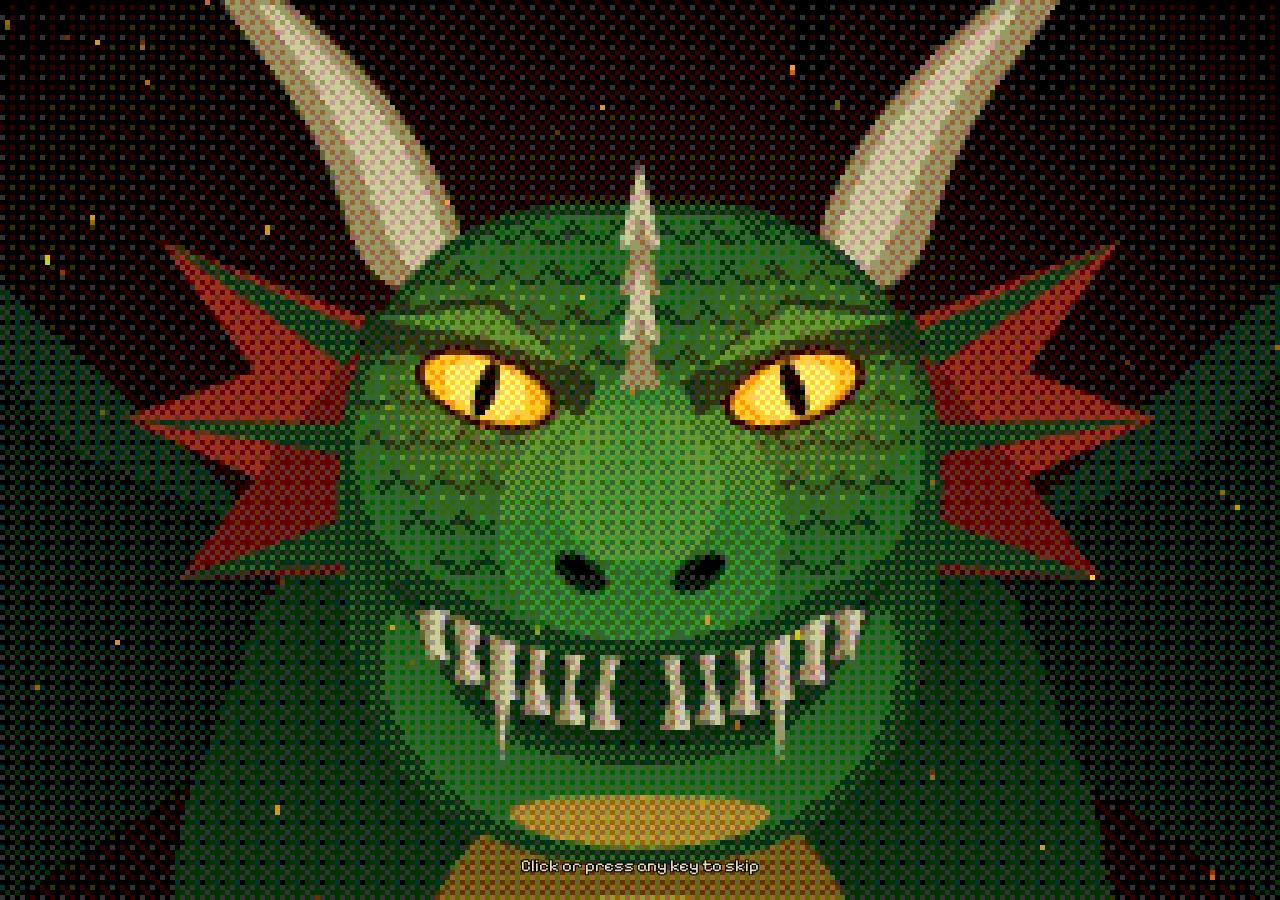
<file: loot-ledger/index.html>
<!doctype html>
<html lang="en">
<head>
<meta charset="utf-8">
<meta name="viewport" content="width=device-width, initial-scale=1, viewport-fit=cover">
<title>Loot Ledger · Dawson Wilhelmi</title>
<meta name="description" content="A loot tracker for the game Tibia: what to sell, where, and for how much, with item prices and a wishlist.">
<link rel="icon" href="/favicon.svg" type="image/svg+xml">
<meta property="og:type" content="website">
<meta property="og:site_name" content="Dawson Wilhelmi">
<meta property="og:title" content="Loot Ledger">
<meta property="og:description" content="A loot tracker for the game Tibia: what to sell, where, and for how much, with item prices and a wishlist.">
<meta property="og:url" content="https://dawsonwilhelmi.com/loot-ledger/">
<link rel="canonical" href="https://dawsonwilhelmi.com/loot-ledger/">
<meta property="og:image" content="https://dawsonwilhelmi.com/og.png">
<meta property="og:image:width" content="1200">
<meta property="og:image:height" content="630">
<meta name="twitter:card" content="summary_large_image">
<meta name="claude:viewport-fit-sides" content="cover">
<link rel="stylesheet" href="/fonts/loot-ledger.css">
<style>
/* Layout: one column ledger. Sticky tab bar, a "today" strip, then the active book (Lookup, Sell, Hunts, Quests, Prices, Trophies, Wishlist, Setup).
   This page does not use the site's night-sky theme (/theme.css). Dawson asked for an early-2000s game look here, on this page only.
   The first block below is the layout; the look is the block that starts at "The look". */
:root{
  color-scheme:dark;
  --bg:#0e0d0b;          /* wall behind everything */
  --panel:#26231f;       /* stone frame */
  --panel2:#35312b;      /* raised stone inside a frame */
  --line:#4d483f;
  --hi:#7d776b; --lo:#12100e;   /* light and dark edges of a frame */
  --fg:#ece6d6;
  --muted:#a8a08e;
  --accent:#f0c040;      /* links, focus, title */
  --on-accent:#1c1304;
  --gold:#f0c040;        /* gold coins and gold amounts */
  --gold-dim:#7a5c1c;
  --good:#5fd35f;
  --warn:#f0a040;
  --bad:#f4705e;
  --t0:#9da2ac; --t1:#6fcf8a; --t2:#5aa6f0; --t3:#b48cf2; --t4:#f2c14e; /* value tiers */
  --display:"Pixelify Sans", Verdana, Tahoma, sans-serif;
  --body:Verdana, Tahoma, "DejaVu Sans", "Bitstream Vera Sans", Geneva, sans-serif;
  --r:0;
  --tile:none; --slab:none;   /* stone textures, painted by the script under the styles */
}
*{box-sizing:border-box}
[hidden]{display:none!important}
html{color:var(--fg)}
body{background:var(--bg);color:var(--fg);margin-top:0}
body{font-family:var(--body);font-size:16px;line-height:1.45;padding-left:max(16px,env(safe-area-inset-left,0px));padding-right:max(16px,env(safe-area-inset-right,0px));padding-block:0 48px}
body::before{content:"";position:fixed;inset:0 0 auto;height:env(safe-area-inset-top,0px);z-index:10;background:var(--bg)}
.wrap{max-width:1000px;margin:0 auto}
h1,h2,h3{font-family:var(--display);font-weight:700;text-wrap:balance;margin:0}
h1{font-size:1.7rem}
h1 .coin{display:inline-block;width:.8em;height:.8em;border-radius:50%;background:radial-gradient(circle at 35% 35%,#ffe9a3,var(--gold) 55%,#8a6217);vertical-align:.02em;margin-right:.3em;box-shadow:0 0 0 1px #00000060}
h2{font-size:1.3rem}
h3{font-size:1.05rem}
a{color:var(--accent)}
.muted{color:var(--muted)}
.small{font-size:.85rem}
.num{font-variant-numeric:tabular-nums;white-space:nowrap}
header.top{position:sticky;top:env(safe-area-inset-top,0px);z-index:5;background:var(--bg);background:color-mix(in srgb,var(--bg) 35%,transparent);-webkit-backdrop-filter:blur(16px);backdrop-filter:blur(16px);padding-top:14px;border-bottom:1px solid var(--line)}
.brand{display:flex;align-items:baseline;justify-content:space-between;gap:12px;flex-wrap:wrap}
.brand .who{font-size:.9rem;color:var(--muted)}
nav.tabs{display:flex;gap:2px;overflow-x:auto;margin-top:10px;scrollbar-width:none}
nav.tabs a{flex:0 0 auto;padding:9px 14px;text-decoration:none;color:var(--muted);font-family:var(--display);font-size:1.02rem;border-bottom:2px solid transparent}
nav.tabs a[aria-current="page"]{color:var(--fg);border-color:var(--accent)}
nav.tabs a:focus-visible,button:focus-visible,input:focus-visible,select:focus-visible,textarea:focus-visible{outline:2px solid var(--accent);outline-offset:2px}
.today{display:flex;flex-wrap:wrap;gap:8px 18px;padding:12px 0;font-size:.92rem;color:var(--muted)}
.today b{color:var(--fg);font-weight:500}
section.book{display:flex;flex-direction:column;gap:18px;padding-top:6px}
.panel{background:var(--panel);border:1px solid var(--line);border-radius:var(--r);padding:16px}
.row{display:flex;gap:10px;flex-wrap:wrap;align-items:end}
.row>*{min-width:0}
label{display:flex;flex-direction:column;gap:4px;font-size:.82rem;color:var(--muted);letter-spacing:.02em}
input,select,textarea{font:inherit;color:var(--fg);background:var(--bg);border:1px solid var(--line);border-radius:8px;padding:9px 10px;min-width:0;width:100%}
textarea{min-height:130px;resize:vertical;font-size:.9rem;font-family:ui-monospace,Menlo,Consolas,monospace}
button{font:inherit;cursor:pointer;border-radius:8px;border:1px solid var(--line);background:var(--panel2);color:var(--fg);padding:9px 14px}
button.primary{background:var(--accent);color:var(--on-accent);border-color:var(--accent);font-weight:700}
button.ghost{background:none;border-color:transparent;color:var(--muted);padding:6px 8px}
button.link{background:none;border:none;color:var(--accent);padding:0;text-decoration:underline;text-underline-offset:2px}
.grow{flex:1 1 220px}
.w-s{flex:0 1 130px}
.tiles{display:grid;grid-template-columns:repeat(auto-fit,minmax(140px,1fr));gap:10px}
.tile{background:var(--panel);border:1px solid var(--line);border-radius:var(--r);padding:12px 14px}
.tile .k{font-size:.8rem;color:var(--muted);letter-spacing:.04em;text-transform:uppercase}
.tile .v{font-size:1.5rem;font-weight:700;font-variant-numeric:tabular-nums}
.tile.hl{border-color:var(--gold-dim)}
.tile.hl .v{color:var(--gold)}
.scroll{overflow-x:auto;-webkit-overflow-scrolling:touch}
table{border-collapse:collapse;width:100%;font-size:.93rem}
th{font-weight:500;color:var(--muted);text-align:left;font-size:.78rem;letter-spacing:.05em;text-transform:uppercase;padding:6px 8px;border-bottom:1px solid var(--line);white-space:nowrap}
td{padding:8px;border-bottom:1px solid var(--line);vertical-align:top}
td.r,th.r{text-align:right}
tr:last-child td{border-bottom:none}
.item{display:flex;align-items:center;gap:8px;min-width:170px}
.sprite{width:32px;height:32px;flex:0 0 32px;image-rendering:pixelated;border-radius:6px;background:var(--bg);border:1px solid var(--line);display:grid;place-items:center;overflow:hidden}
.sprite img{max-width:32px;max-height:32px}
.sprite.big{width:48px;height:48px;flex-basis:48px}
.sprite.big img{max-width:44px;max-height:44px}
.tier0{--tc:var(--t0)}.tier1{--tc:var(--t1)}.tier2{--tc:var(--t2)}.tier3{--tc:var(--t3)}.tier4{--tc:var(--t4)}
.sprite[class*="tier"]{border-color:var(--tc);box-shadow:inset 0 0 8px color-mix(in srgb,var(--tc) 35%,transparent)}
.val{color:var(--tc,var(--fg));font-weight:700}
.pill{display:inline-block;padding:2px 8px;border-radius:999px;font-size:.76rem;font-weight:700;letter-spacing:.03em;white-space:nowrap;border:1px solid currentColor}
.pill.npc{color:var(--t1)}
.pill.mkt{color:var(--t2)}
.pill.list{color:var(--t3)}
.pill.check{color:var(--warn)}
.pill.keep{color:var(--muted)}
.pill.ex{color:var(--warn);font-size:.7rem}
.where{font-size:.82rem;color:var(--muted)}
.quest{color:var(--warn);font-size:.78rem}
button.link.quest{color:var(--warn);text-decoration-style:dotted;font-size:.78rem}
.notice{border-left:3px solid var(--warn);padding:8px 12px;background:var(--panel);border-radius:0 8px 8px 0;font-size:.9rem}
.route{display:grid;grid-template-columns:repeat(auto-fill,minmax(230px,1fr));gap:10px}
.route .stop{background:var(--panel2);border-radius:8px;padding:10px 12px}
.route .stop .hd{display:flex;justify-content:space-between;gap:8px}
.cards{display:grid;grid-template-columns:repeat(auto-fill,minmax(260px,1fr));gap:12px}
.card{background:var(--panel);border:1px solid var(--line);border-radius:var(--r);padding:14px;display:flex;flex-direction:column;gap:8px;min-width:0}
.card .hd{display:flex;gap:10px;align-items:center}
.card .hd .t{min-width:0;flex:1}
.card .hd .t b{display:block;overflow-wrap:anywhere}
.kv{display:grid;grid-template-columns:auto 1fr;gap:2px 12px;font-size:.88rem}
.kv span:nth-child(odd){color:var(--muted)}
.trophy{position:relative}
.trophy .big{font-size:1.35rem}
.spark{width:100%;height:46px;display:block}
.chart{width:100%;height:auto;display:block}
.alert{color:var(--good);font-weight:700;font-size:.85rem}
.empty{color:var(--muted);text-align:center;padding:22px 8px}
.toast{position:fixed;left:50%;bottom:calc(18px + env(safe-area-inset-bottom,0px));transform:translateX(-50%);background:var(--panel2);border:1px solid var(--gold-dim);padding:10px 16px;border-radius:999px;z-index:20;font-size:.92rem}
.legend{display:flex;gap:14px;flex-wrap:wrap;font-size:.82rem;color:var(--muted)}
.legend i{display:inline-block;width:12px;height:3px;border-radius:2px;margin-right:5px;vertical-align:middle}
details summary{cursor:pointer;color:var(--muted)}
.search{font-size:1.1rem;padding:12px 14px}
.hits{display:flex;flex-direction:column;gap:2px;margin-top:8px}
.hit{display:flex;align-items:center;gap:10px;width:100%;text-align:left;background:none;border:1px solid transparent;border-radius:8px;padding:6px 8px}
.hit:hover,.hit:focus-visible{background:var(--panel2);border-color:var(--line)}
.hit .meta{margin-left:auto;font-size:.85rem;color:var(--muted);text-align:right}
.tag{font-size:.72rem;color:var(--muted);border:1px solid var(--line);border-radius:4px;padding:0 5px;letter-spacing:.04em;text-transform:uppercase}
.grid2{display:grid;grid-template-columns:repeat(auto-fit,minmax(280px,1fr));gap:14px}
.grid2>*{min-width:0}
.qcard .qtop{display:flex;justify-content:space-between;gap:10px;align-items:start}
.qcard .lg{font-size:.92rem;color:var(--muted);margin:0}
.seg{display:inline-flex;border:1px solid var(--line);border-radius:8px;overflow:hidden}
.seg button{border:none;border-radius:0;padding:6px 10px;font-size:.85rem;background:none;color:var(--muted)}
.seg button[aria-pressed="true"]{background:var(--panel2);color:var(--fg)}
.seg button[aria-pressed="true"].done{color:var(--good)}
.seg button[aria-pressed="true"].doing{color:var(--accent)}
.steps{list-style:none;margin:0;padding:0;display:flex;flex-direction:column;gap:4px}
.steps li{display:flex;gap:8px;align-items:center;font-size:.92rem}
.steps li input{width:auto}
.steps li.ok span{text-decoration:line-through;color:var(--muted)}
.chips{display:flex;flex-wrap:wrap;gap:6px}
.chip{font-size:.82rem;background:var(--panel2);border-radius:999px;padding:2px 9px}
.check{display:flex;flex-direction:row;align-items:center;gap:6px;font-size:.9rem;color:var(--fg)}
.check input{width:auto}
.minimap{display:block;aspect-ratio:1;background:var(--bg);width:270px;max-width:100%;height:auto;image-rendering:pixelated;border-radius:8px;border:1px solid var(--line)}
.foot{margin-top:28px;font-size:.8rem;color:var(--muted);line-height:1.5}
@media (max-width:560px){h1{font-size:1.45rem}.tile .v{font-size:1.25rem}td,th{padding:7px 6px}}
@media (prefers-reduced-motion:reduce){*{transition:none!important}}
main:focus { outline: none; }

/* ---------- The look: an early-2000s game window ----------
   Stone wall behind, grey stone frames with a light edge on top and left and a dark edge on bottom and right,
   black input wells, a parchment strip for today's news, pixel lettering for titles and buttons.
   All of it is drawn here in CSS and by the small scripts below; no game artwork is used. */
html{background:var(--bg) var(--tile);background-size:128px 128px;image-rendering:pixelated;min-height:100%}
body{background:none;font-size:15px}
body::after{content:"";position:fixed;inset:0;z-index:-1;pointer-events:none;
  background:radial-gradient(ellipse 90% 45% at 50% 108%,rgba(226,88,18,.22),transparent 70%),radial-gradient(ellipse at 50% 40%,transparent 45%,rgba(0,0,0,.6) 100%)}
::selection{background:var(--gold);color:#120c02}
*{scrollbar-color:#7d776b #171513}
h1,h2,h3{font-weight:700;letter-spacing:.02em}
h1{font-size:2rem;color:var(--gold);text-shadow:2px 2px 0 #000,-1px -1px 0 #000,1px -1px 0 #000,-1px 1px 0 #000,0 3px 0 #5a2a08}
h1 .coin{border-radius:0;clip-path:polygon(25% 0,75% 0,100% 25%,100% 75%,75% 100%,25% 100%,0 75%,0 25%);background:linear-gradient(135deg,#fff0a8 0 30%,var(--gold) 30% 65%,#9a6a14 65%);box-shadow:none}
h2,h3{text-shadow:1px 1px 0 #000}
h2{font-size:1.4rem}
h3{font-size:1.15rem}
code{font-family:ui-monospace,Menlo,Consolas,monospace;color:#f3d98c;background:#0c0b0a;padding:0 4px;border:1px solid var(--line)}
header.top,.panel,.tile,.card,.toast,.dw-site{background:var(--panel) var(--slab);border:2px solid;border-color:var(--hi) var(--lo) var(--lo) var(--hi);border-radius:0;
  box-shadow:0 0 0 1px #000,inset 1px 1px 0 rgba(255,255,255,.07),inset -1px -1px 0 rgba(0,0,0,.4)}
header.top{-webkit-backdrop-filter:none;backdrop-filter:none;padding:10px 12px 8px;margin-top:8px}
.brand .who{font-size:.85rem}
nav.tabs{gap:4px;padding:1px}
nav.tabs a{padding:6px 12px;font-size:1.08rem;color:var(--fg);background:#4a453d var(--slab);border:2px solid;border-color:#8f887a #1a1714 #1a1714 #8f887a;text-shadow:1px 1px 0 #000}
nav.tabs a:hover{background-color:#575148}
nav.tabs a[aria-current="page"]{color:var(--gold);background-color:#191715;border-color:#0a0908 #6a645a #6a645a #0a0908}
.today{margin:12px 0;padding:8px 12px;color:#4d3b1a;background:#d9c28e var(--slab);border:2px solid;border-color:#f3e3b6 #6e5a30 #6e5a30 #f3e3b6;box-shadow:0 0 0 1px #000}
.today b{color:#1d1306;font-weight:700}
.today:empty{display:none}
.tile.hl{border-color:#e6c060 #6b5424 #6b5424 #e6c060}
.tile .v{font-family:var(--display);font-size:1.7rem;font-weight:400;text-shadow:1px 1px 0 #000}
.tile .k{font-size:.72rem}
input,select,textarea{border-radius:0;border:2px solid;border-color:#0a0908 #5c574e #5c574e #0a0908;background:#0c0b0a}
input::placeholder,textarea::placeholder{color:#8d8676;opacity:1}
input[type="checkbox"]{accent-color:var(--gold)}
button{border-radius:0;font-family:var(--display);font-size:1.05rem;background:#4a453d var(--slab);border:2px solid;border-color:#8f887a #1a1714 #1a1714 #8f887a;text-shadow:1px 1px 0 #000;padding:7px 14px}
button:hover{background-color:#575148}
button:active{border-color:#1a1714 #8f887a #8f887a #1a1714;padding:8px 13px 6px 15px}
button.primary{background-color:#7c2413;border-color:#d0603f #2c0a04 #2c0a04 #d0603f;color:#ffd96e;font-weight:400}
button.primary:hover{background-color:#8f2c18}
button.primary:active{border-color:#2c0a04 #d0603f #d0603f #2c0a04}
button.ghost,button.ghost:active{background:none;border-color:transparent;padding:6px 8px}
button.link,button.link:active{background:none;border:none;padding:0;font-family:inherit;font-size:inherit;text-shadow:none}
button.link.quest{font-size:.78rem}
.hit,.hit:active{background:none;border:1px solid transparent;border-radius:0;padding:6px 8px;font-family:inherit;font-size:inherit;text-shadow:none}
.hit:hover,.hit:focus-visible{background:var(--panel2);border-color:var(--line)}
.seg{border-radius:0;border:2px solid;border-color:#0a0908 #5c574e #5c574e #0a0908;background:#0c0b0a}
.seg button,.seg button:active{border:none;padding:6px 10px;font-size:.95rem;background:none}
.seg button[aria-pressed="true"]{background:var(--panel2)}
th{background:#191715;color:#cfc6ae;font-family:var(--display);font-size:.92rem;font-weight:400;letter-spacing:.03em;text-transform:none;border-bottom:2px solid #000}
.sprite{border-radius:0;background:#141210;border:2px solid;border-color:#0a0908 #5c574e #5c574e #0a0908}
.pill{border-radius:0;font-family:var(--display);font-size:.86rem;font-weight:400;background:rgba(0,0,0,.35);padding:1px 7px}
.pill.ex{font-size:.8rem}
.tag,.chip{border-radius:0}
.chip{border:1px solid var(--line)}
.notice{border-radius:0;background:var(--panel2);border-left-width:4px;box-shadow:0 0 0 1px #000}
.route .stop{border-radius:0;border:1px solid var(--line);background:var(--panel2)}
.toast{border-color:#e6c060 #6b5424 #6b5424 #e6c060;font-family:var(--display);font-size:1.05rem}
.minimap{border-radius:0;border:2px solid;border-color:#0a0908 #5c574e #5c574e #0a0908}
.foot{text-align:center;text-shadow:1px 1px 0 #000}
.foot button.link{color:var(--accent)}
/* ---------- Easier to play with ---------- */
/* a jump to an item, NPC, price or quest stops below the sticky bar, not under it */
#lDetail,#pDetail,.qcard{scroll-margin-top:140px}
/* an NPC that only buys (Rashid lists 187 items): use the full width, in columns */
#lDetail .grid2>div:only-child tbody{display:grid;grid-template-columns:repeat(auto-fill,minmax(250px,1fr));column-gap:28px}
#lDetail .grid2>div:only-child tr{display:flex;justify-content:space-between;gap:10px;border-bottom:1px solid var(--line)}
#lDetail .grid2>div:only-child td{border:none}
tbody tr:hover{background:rgba(255,255,255,.035)}
input[type="checkbox"]{width:18px;height:18px;flex:0 0 18px}
@media (pointer:coarse){
  button.link,td a,.where a,.card a{display:inline-block;padding-block:7px}
  .foot button.link{padding-block:10px}
  .dw-site a{padding-block:6px}
  details summary{padding-block:8px}
}
@media (max-width:560px){
  /* all seven tabs in view, no sideways scrolling */
  nav.tabs{display:grid;grid-template-columns:repeat(4,1fr);overflow:visible}
  nav.tabs a{text-align:center;padding:6px 2px;font-size:1rem}
  header.top{padding:6px 8px}
  header.top h1{font-size:1.35rem}
  nav.tabs{margin-top:6px}
  nav.tabs a{padding:4px 2px}
  #lDetail,#pDetail,.qcard{scroll-margin-top:170px}
  /* sell list: one block per item, so price and buyer show without sideways scrolling */
  #sellOut table,#sellOut tbody{display:block}
  #sellOut thead{position:absolute;left:-9999px}
  #sellOut tbody tr{display:grid;grid-template-columns:1fr auto auto;gap:4px 12px;align-items:center;padding:10px 0;border-bottom:2px solid #000}
  #sellOut tbody tr:last-child{border-bottom:none}
  #sellOut tbody td{border:none;padding:0;text-align:left}
  #sellOut tbody td::before{color:var(--muted);font-weight:400;font-size:.8rem}
  #sellOut tbody td:nth-child(1){grid-column:1/3;grid-row:1}
  #sellOut tbody td:nth-child(5){grid-column:3;grid-row:1;text-align:right;font-size:1.1rem;font-weight:700}
  #sellOut tbody td:nth-child(3){grid-column:1;grid-row:2}
  #sellOut tbody td:nth-child(2){grid-column:2;grid-row:2}
  #sellOut tbody td:nth-child(2)::before{content:"Qty "}
  #sellOut tbody td:nth-child(4){grid-column:3;grid-row:2;text-align:right}
  #sellOut tbody td:nth-child(4)::before{content:"each "}
  #sellOut tbody td:nth-child(6){grid-column:1/-1;grid-row:3}
  #sellOut tbody td:nth-child(6)::before{content:"Sell to: "}
  #sellOut tbody td:nth-child(7){grid-column:1/-1;grid-row:4}
  #sellOut tbody td:nth-child(7)::before{content:"Market: "}
  #sellOut tbody td:nth-child(8){grid-column:1/3;grid-row:5}
  #sellOut tbody td:nth-child(8)::before{content:"Wiki est. "}
  #sellOut tbody td:nth-child(9){grid-column:3;grid-row:5;text-align:right}
  #sellOut tbody td:nth-child(9)::before{content:"gp/oz "}
  #sellOut .item{min-width:0}
}
.hbar{height:10px;background:#0c0b0a;border:1px solid var(--line);min-width:60px}
.hbar i{display:block;height:100%;background:linear-gradient(#f7d566,#b9861c)}
/* extras: list filter, recent lookups, route check-off */
.xfilter{margin:8px 0 6px}
.recent{display:flex;flex-wrap:wrap;gap:6px;align-items:center;margin-top:10px}
.recent:empty{display:none}
button.chip,button.chip:active{font-family:inherit;font-size:.82rem;text-shadow:none;padding:4px 9px;background:var(--panel2);border:1px solid var(--line);color:var(--fg)}
button.chip:hover{border-color:var(--gold-dim);color:var(--gold)}
.xroute{margin:0 0 10px}
.xsold{margin-top:8px;font-size:.85rem;color:var(--muted)}
.route .stop.sold{opacity:.55}
.route .stop.sold .hd b{text-decoration:line-through}
.search-hint{margin:8px 0 0}
@media (pointer:coarse){button.chip{padding:8px 11px}.search-hint kbd{display:none}}
/* the way back to the rest of the site (hosted page only) */
.dw-site{display:flex;justify-content:space-between;align-items:center;gap:12px;flex-wrap:wrap;margin-top:8px;padding:6px 12px;font-family:var(--display);font-size:1.02rem}
.dw-site a{color:var(--fg);text-decoration:none;text-shadow:1px 1px 0 #000}
.dw-site a:hover,.dw-site a:focus-visible{color:var(--gold);text-decoration:underline}
.dw-site .dw-me::before{content:"\2039\00a0"}
.dw-site nav{display:flex;gap:16px}
.dw-skip{position:absolute;left:-9999px;top:0;z-index:200;background:var(--gold);color:#120c02;padding:8px 12px;font-family:var(--display)}
.dw-skip:focus{left:8px;top:8px}
/* ---------- The dragon at the door ---------- */
#intro{position:fixed;inset:0;z-index:100;background:#040203;cursor:pointer}
#intro canvas{display:block;width:100%;height:100%;image-rendering:pixelated}
#intro .skip{position:absolute;left:50%;transform:translateX(-50%);bottom:calc(16px + env(safe-area-inset-bottom,0px));white-space:nowrap;background:none;border:none;padding:6px 10px;
  font-family:var(--display);font-size:1.05rem;color:#e9dfc4;text-shadow:1px 1px 0 #000,-1px -1px 0 #000,1px -1px 0 #000,-1px 1px 0 #000}
#intro.out{opacity:0;pointer-events:none;transition:opacity .5s steps(6)}
html.intro-on{overflow:hidden}
html.intro-on .wrap,html.intro-on .dw-skip{visibility:hidden}
@media (max-width:560px){h1{font-size:1.6rem}.tile .v{font-size:1.4rem}nav.tabs a{padding:6px 10px}}
</style>
</head>
<body>

<script>
// Stone wall and stone grain, painted once into two small tiles and handed to the CSS (--tile, --slab).
(function(){
  try{
    var seed = 7; function r(){ seed = (seed * 16807) % 2147483647; return seed / 2147483647; }
    var c = document.createElement('canvas'), g = c.getContext('2d'), x, y, i;
    c.width = c.height = 64;
    g.fillStyle = '#0b0a09'; g.fillRect(0, 0, 64, 64);
    for(y = 0; y < 4; y++) for(x = -1; x < 2; x++){
      var bx = x * 32 + (y % 2) * 16, by = y * 16, v = 30 + Math.floor(r() * 14);
      g.fillStyle = 'rgb(' + (v + 3) + ',' + v + ',' + (v - 4) + ')'; g.fillRect(bx + 1, by + 1, 31, 15);
      g.fillStyle = 'rgba(255,255,255,.07)'; g.fillRect(bx + 1, by + 1, 31, 1); g.fillRect(bx + 1, by + 1, 1, 15);
      g.fillStyle = 'rgba(0,0,0,.3)'; g.fillRect(bx + 1, by + 15, 31, 1); g.fillRect(bx + 31, by + 1, 1, 15);
    }
    for(i = 0; i < 520; i++){ g.fillStyle = r() < .5 ? 'rgba(0,0,0,.22)' : 'rgba(255,255,255,.05)'; g.fillRect(Math.floor(r() * 64), Math.floor(r() * 64), 1, 1); }
    var wall = c.toDataURL();
    c.width = c.height = 32; g.clearRect(0, 0, 32, 32);
    for(i = 0; i < 300; i++){ g.fillStyle = r() < .55 ? 'rgba(0,0,0,.16)' : 'rgba(255,255,255,.05)'; g.fillRect(Math.floor(r() * 32), Math.floor(r() * 32), 1, 1 + (r() < .2)); }
    var st = document.documentElement.style;
    st.setProperty('--tile', 'url(' + wall + ')'); st.setProperty('--slab', 'url(' + c.toDataURL() + ')');
  }catch(e){}
})();
</script>
<div id="intro" hidden><canvas aria-hidden="true"></canvas><button class="skip" type="button">Click or press any key to skip</button></div>
<script>
// Dragon intro. Original art, drawn in code on a small canvas, cut to the 216 "web-safe" colors with a dither, then scaled up with hard pixels.
function lootIntro(cv, opts){
  opts = opts || {};
  var g = cv.getContext('2d', {willReadFrequently:true}), W, H, px, DUR = 3.7;
  var BAYER = [0,8,2,10,12,4,14,6,3,11,1,9,15,7,13,5];
  function size(){
    var w = cv.clientWidth || innerWidth, h = cv.clientHeight || innerHeight;
    px = Math.max(2, Math.round(Math.min(w, h) / 170));
    W = cv.width = Math.max(40, Math.ceil(w / px)); H = cv.height = Math.max(40, Math.ceil(h / px));
  }
  function cl(x){ return x < 0 ? 0 : x > 1 ? 1 : x; }
  function seg(t, a, b){ return cl((t - a) / (b - a)); }
  function ease(x){ return x * x * (3 - 2 * x); }
  function back(x){ var c = 1.9; return 1 + (c + 1) * Math.pow(x - 1, 3) + c * Math.pow(x - 1, 2); }
  function rnd(i){ var x = Math.sin(i * 127.1 + 311.7) * 43758.5453; return x - Math.floor(x); }
  // closed smooth shape through points [x,y,...]; mirror=true draws the left half too
  function blob(p, fill, mirror){
    for(var m = 0; m < (mirror ? 2 : 1); m++){
      g.save(); if(m) g.scale(-1, 1);
      var n = p.length / 2; g.beginPath();
      g.moveTo((p[n*2-2] + p[0]) / 2, (p[n*2-1] + p[1]) / 2);
      for(var i = 0; i < n; i++){ var j = (i + 1) % n; g.quadraticCurveTo(p[i*2], p[i*2+1], (p[i*2] + p[j*2]) / 2, (p[i*2+1] + p[j*2+1]) / 2); }
      g.fillStyle = fill; g.fill(); g.restore();
    }
  }
  function poly(p, fill, mirror){
    for(var m = 0; m < (mirror ? 2 : 1); m++){
      g.save(); if(m) g.scale(-1, 1);
      g.beginPath(); g.moveTo(p[0], p[1]); for(var i = 2; i < p.length; i += 2) g.lineTo(p[i], p[i+1]);
      g.closePath(); g.fillStyle = fill; g.fill(); g.restore();
    }
  }
  function ell(x, y, rx, ry, rot, fill){ g.beginPath(); g.ellipse(x, y, rx, ry, rot || 0, 0, 6.2832); g.fillStyle = fill; g.fill(); }
  function tooth(x, y, w, len, lean, c1, c2){ poly([x - w, y, x + w, y, x + lean, y + len], c1); poly([x, y, x + w, y, x + lean, y + len], c2); }

  var HEAD = [0,-1.34, .34,-1.36, .72,-1.2, .98,-.82, 1.04,-.4, .9,-.08, .62,.04, .42,.16, 0,.2, -.42,.16, -.62,.04, -.9,-.08, -1.04,-.4, -.98,-.82, -.72,-1.2, -.34,-1.36];
  var JAW = [0,.86, .4,.82, .76,.6, .96,.24, .92,-.2, .7,-.3, -.7,-.3, -.92,-.2, -.96,.24, -.76,.6, -.4,.82];

  function dragon(t, open, light, fire){
    var up = -0.42 * open, dn = 0.98 * open;            // upper head lifts, lower jaw drops
    var mid = (0.2 + up + 0.32 + dn) / 2;               // throat centre, where the camera goes
    // neck and shoulders, behind everything
    blob([0,-.6, 1.25,-.3, 1.7,1.2, 1.5,3.2, -1.5,3.2, -1.7,1.2, -1.25,-.3], '#143a18');
    blob([0,.5, .7,.8, .95,2.0, .8,3.2, -.8,3.2, -.95,2.0, -.7,.8], '#8a6a1c');
    for(var k = 0; k < 6; k++) blob([0,.95 + k*.42, .8 - k*.01,1.12 + k*.42, 0,1.3 + k*.42, -.8 + k*.01,1.12 + k*.42], k % 2 ? '#b08a26' : '#c9a030');
    // wings, far back
    poly([1.2,-.2, 3.4,-2.2, 3.1,-.6, 3.6,.3, 2.6,.2, 2.4,1.2, 1.5,.6], '#0a1c0e', true);
    poly([1.2,-.2, 3.4,-2.2, 1.9,-.5], '#12301a', true);
    g.save(); g.translate(0, up);
    // horns
    blob([.52,-1.1, .8,-1.7, 1.42,-2.22, 1.5,-2.12, 1.08,-1.6, .92,-1.02], '#b9a26c', true);
    blob([.6,-1.12, .84,-1.66, 1.4,-2.16, 1.0,-1.62, .8,-1.08], '#efe2b4', true);
    // side frills
    poly([.9,-.95, 1.62,-1.22, 1.3,-.78, 1.74,-.62, 1.3,-.42, 1.56,-.08, .92,-.1], '#7a1c14', true);
    poly([.9,-.95, 1.62,-1.22, 1.3,-.78, 1.74,-.62, 1.3,-.42], '#a32a1a', true);
    poly([.9,-.9, 1.62,-1.22, 1.0,-.8], '#1c4f1e', true); poly([.95,-.6, 1.74,-.62, 1.0,-.5], '#1c4f1e', true); poly([.95,-.3, 1.56,-.08, .9,-.14], '#1c4f1e', true);
    g.restore();
    // inside of the mouth
    if(open > 0.02){
      var top = 0.0 + up, bot = 0.5 + dn, hh = (bot - top) / 2, cy = (top + bot) / 2;
      ell(0, cy, .9, hh + .1, 0, '#3a0508');
      ell(0, cy, .8, hh, 0, '#7a1014');
      ell(0, mid, .62, hh * .78, 0, '#5c0a0e');
      ell(0, mid, .45, hh * .56, 0, '#3a0508');
      ell(0, mid, .28, hh * .36, 0, '#1c0204');
      for(k = 0; k < 5; k++){ g.beginPath(); g.ellipse(0, top + .02, .7 - k*.1, .12 + k * hh * .12, 0, 0.25, 2.9); g.strokeStyle = '#a32228'; g.lineWidth = .03; g.stroke(); }
      if(fire > 0){
        var r = .16 + fire * .5, gr = g.createRadialGradient(0, mid, 0, 0, mid, r * 1.6);
        gr.addColorStop(0, 'rgba(255,255,220,' + cl(fire * 1.4) + ')'); gr.addColorStop(.35, 'rgba(255,190,40,' + cl(fire * 1.2) + ')');
        gr.addColorStop(.7, 'rgba(240,80,10,' + cl(fire) * .8 + ')'); gr.addColorStop(1, 'rgba(160,20,0,0)');
        g.globalCompositeOperation = 'lighter'; ell(0, mid, r * 1.6, r * 1.6, 0, gr); g.globalCompositeOperation = 'source-over';
      }
      // tongue
      var ty = bot - .12;
      blob([0,ty - .5 * open, .2,ty - .3 * open, .3,ty, .12,ty + .2, .16,ty + .42, .04,ty + .26, -.04,ty + .26, -.16,ty + .42, -.12,ty + .2, -.3,ty, -.2,ty - .3 * open], '#c8323a');
      blob([0,ty - .42 * open, .08,ty - .2 * open, .05,ty + .1, -.05,ty + .1, -.08,ty - .2 * open], '#e86a6a');
    }
    // lower jaw
    g.save(); g.translate(0, dn);
    for(k = 0; k < 6; k++){ var tx = .12 + k * .115, big = k === 3; tooth(tx, .44 - tx * tx * .5, .05, big ? -.4 : -.16 - rnd(k) * .06, .01, '#b9a26c', '#f4ecc8'); tooth(-tx, .44 - tx * tx * .5, .05, big ? -.4 : -.16 - rnd(k) * .06, -.01, '#b9a26c', '#f4ecc8'); }
    blob([0,.9, .42,.86, .8,.62, .98,.24, .9,-.12, .74,.06, .62,.32, .34,.46, 0,.5, -.34,.46, -.62,.32, -.74,.06, -.9,-.12, -.98,.24, -.8,.62, -.42,.86], '#1c4f1e');
    blob([0,.84, .4,.8, .74,.58, .9,.24, .84,-.02, .72,.14, .6,.38, .34,.52, 0,.56, -.34,.52, -.6,.38, -.72,.14, -.84,-.02, -.9,.24, -.74,.58, -.4,.8], '#2f7a2a');
    blob([0,.84, .34,.8, .5,.68, 0,.64, -.5,.68, -.34,.8], '#c9a030');
    g.restore();
    // cheeks stretch between the two jaws
    poly([.88,-.3 + up, 1.03,-.42 + up, .98,.2 + dn, .86,-.08 + dn], '#1c4f1e', true);
    // upper head
    g.save(); g.translate(0, up);
    for(k = 0; k < 6; k++){ tx = .1 + k * .12; big = k === 3; tooth(tx, .1 - tx * .1, .055, big ? .5 : .17 + rnd(k + 9) * .08, .012, '#b9a26c', '#f4ecc8'); tooth(-tx, .1 - tx * .1, .055, big ? .5 : .17 + rnd(k + 9) * .08, -.012, '#b9a26c', '#f4ecc8'); }
    blob(HEAD, '#1c4f1e');
    blob([0,-1.3, .32,-1.32, .68,-1.16, .93,-.8, .98,-.42, .84,-.14, .58,-.04, .4,.08, 0,.12, -.4,.08, -.58,-.04, -.84,-.14, -.98,-.42, -.93,-.8, -.68,-1.16, -.32,-1.32], '#2f7a2a');
    // scales: rows of small arcs, clipped to the head
    g.save(); g.beginPath(); g.ellipse(0, -.62, .95, .72, 0, 0, 6.2832); g.clip();
    g.strokeStyle = '#1c4f1e'; g.lineWidth = .028;
    for(var r2 = 0; r2 < 9; r2++) for(var c = -7; c <= 7; c++){ g.beginPath(); g.arc(c * .15 + (r2 % 2) * .075, -1.3 + r2 * .14, .075, .2, 2.94); g.stroke(); }
    g.restore();
    // snout, pushed toward the viewer
    blob([0,-.78, .3,-.7, .5,-.36, .46,-.02, .3,.1, 0,.14, -.3,.1, -.46,-.02, -.5,-.36, -.3,-.7], '#3f9432');
    blob([0,-.7, .2,-.62, .3,-.36, .2,-.16, 0,-.12, -.2,-.16, -.3,-.36, -.2,-.62], '#58a83a');
    ell(.2, -.1, .1, .055, -.5, '#0c200e'); ell(-.2, -.1, .1, .055, .5, '#0c200e');
    ell(.22, -.12, .05, .025, -.5, '#000'); ell(-.22, -.12, .05, .025, .5, '#000');
    // crest spikes
    for(k = 0; k < 4; k++) poly([-.07,-1.2 + k * .16, .07,-1.2 + k * .16, 0,-1.5 + k * .17], k % 2 ? '#b9a26c' : '#efe2b4');
    // brows
    poly([.14,-.74, .5,-1.04, .92,-.98, .98,-.84, .56,-.84, .2,-.62], '#143a18', true);
    poly([.2,-.78, .5,-1.0, .9,-.96, .54,-.9], '#3f9432', true);
    g.restore();
  }
  function eyes(t, open, lid){
    var up = -0.42 * open, gl = .75 + .25 * Math.sin(t * 9);
    g.save(); g.translate(0, up);
    for(var m = -1; m <= 1; m += 2){
      g.save(); g.scale(m, 1);
      var gr = g.createRadialGradient(.52, -.72, 0, .52, -.72, .5);
      gr.addColorStop(0, 'rgba(255,120,20,' + .5 * gl * lid + ')'); gr.addColorStop(1, 'rgba(255,60,0,0)');
      g.globalCompositeOperation = 'lighter'; ell(.52, -.72, .5, .5, 0, gr); g.globalCompositeOperation = 'source-over';
      g.save(); g.translate(.52, -.72); g.rotate(-.32); g.scale(1, lid);
      ell(0, 0, .25, .13, 0, '#3a0d04'); ell(0, 0, .22, .105, 0, '#ffb81c'); ell(0, 0, .15, .09, 0, '#ffe45c');
      ell(0, 0, .035, .1, 0, '#120400');
      g.restore(); g.restore();
    }
    g.restore();
  }
  function cave(t, z, glow){
    var gr = g.createRadialGradient(W / 2, H * .62, 0, W / 2, H * .62, Math.max(W, H) * .8);
    gr.addColorStop(0, 'rgb(' + Math.round(70 * glow) + ',' + Math.round(22 * glow) + ',8)'); gr.addColorStop(.5, 'rgb(' + Math.round(28 * glow) + ',8,6)'); gr.addColorStop(1, '#040203');
    g.fillStyle = gr; g.fillRect(0, 0, W, H);
    // rock teeth of the cave, top and bottom; they slide outward as the camera moves in
    var u = Math.min(W, H);
    for(var i = 0; i < 14; i++){
      var x = (rnd(i) - .5) * 2.4, len = .12 + rnd(i + 40) * .3, wd = .05 + rnd(i + 80) * .08, topSide = i % 2;
      var sx = W / 2 + x * u * z, by = topSide ? H / 2 - u * (.52 + rnd(i + 5) * .1) * z : H / 2 + u * (.52 + rnd(i + 5) * .1) * z, dir = topSide ? 1 : -1;
      g.beginPath(); g.moveTo(sx - wd * u * z, by - dir * u); g.lineTo(sx - wd * u * z, by); g.lineTo(sx, by + dir * len * u * z); g.lineTo(sx + wd * u * z, by); g.lineTo(sx + wd * u * z, by - dir * u); g.closePath();
      g.fillStyle = i % 3 ? '#0d0907' : '#1a110c'; g.fill();
    }
  }
  function embers(t, glow){
    for(var i = 0; i < 46; i++){
      var sp = .12 + rnd(i) * .25, y = 1.1 - ((t * sp + rnd(i + 7)) % 1.2), x = rnd(i + 13) + Math.sin(t * 2 + i) * .02;
      var a = glow * (0.4 + .6 * rnd(i + 3));
      g.fillStyle = 'rgba(255,' + (120 + Math.round(rnd(i + 21) * 110)) + ',30,' + a + ')';
      g.fillRect(Math.round(x * W), Math.round(y * H), 1, 1 + (i % 3 === 0));
    }
  }
  function dither(){
    var im = g.getImageData(0, 0, W, H), d = im.data, i = 0;
    for(var y = 0; y < H; y++) for(var x = 0; x < W; x++, i += 4){
      var b = (BAYER[(y & 3) * 4 + (x & 3)] + .5) / 16 - .5;
      d[i] = Math.max(0, Math.min(5, Math.round(d[i] / 51 + b))) * 51;
      d[i+1] = Math.max(0, Math.min(5, Math.round(d[i+1] / 51 + b))) * 51;
      d[i+2] = Math.max(0, Math.min(5, Math.round(d[i+2] / 51 + b))) * 51;
    }
    g.putImageData(im, 0, 0);
  }
  function frame(t){
    var u = Math.min(W * .46, H * .3);
    var eyeLid = ease(seg(t, .15, .55));
    var lunge = back(seg(t, .75, 1.65)), light = ease(seg(t, .7, 1.5));
    var open = t < 1.75 ? 0 : back(seg(t, 1.75, 2.35));
    var dive = seg(t, 2.45, 3.3), dz = dive * dive * dive;
    var fire = ease(seg(t, 2.2, 3.1));
    var s = u * (.2 + .8 * lunge) * (1 + .08 * ease(seg(t, 1.75, 2.4))) * (1 + dz * 16);
    var shake = (t > 1.75 && t < 2.7) ? (1 - seg(t, 1.75, 2.7)) * 2.2 : 0;
    var mid = (0.2 - .42 * open + .32 + .98 * open) / 2;
    var bob = Math.sin(t * 3.1) * .02;
    // camera: starts on the eyes, ends on the throat
    var focus = -.5 + (open * .32) + (mid + .5 - open * .32) * ease(seg(t, 1.9, 2.75));
    var cx = W / 2 + Math.round(Math.sin(t * 61) * shake), cy = H * .5 + Math.round(Math.cos(t * 53) * shake);
    g.setTransform(1, 0, 0, 1, 0, 0); g.globalAlpha = 1;
    cave(t, 1 + lunge * .25 + dz * 10, .25 + .75 * light);
    g.setTransform(s, 0, 0, s, cx, cy - (focus + bob) * s);
    dragon(t, open, light, fire);
    if(light < 1){ g.setTransform(1, 0, 0, 1, 0, 0); g.fillStyle = 'rgba(4,2,3,' + (1 - light) * .97 + ')'; g.fillRect(0, 0, W, H); g.setTransform(s, 0, 0, s, cx, cy - (focus + bob) * s); }
    eyes(t, open, eyeLid);
    g.setTransform(1, 0, 0, 1, 0, 0);
    embers(t, .3 + .7 * light);
    var fl = seg(t, 2.95, 3.35);
    if(fl > 0){
      var gr = g.createRadialGradient(W / 2, H / 2, 0, W / 2, H / 2, Math.max(W, H) * (.2 + fl));
      gr.addColorStop(0, 'rgba(255,250,210,' + fl + ')'); gr.addColorStop(.5, 'rgba(255,170,30,' + fl + ')'); gr.addColorStop(1, 'rgba(200,50,0,' + fl * fl + ')');
      g.fillStyle = gr; g.fillRect(0, 0, W, H);
    }
    dither();
  }
  size();
  var t0 = null, raf = 0, over = false;
  function tick(now){
    if(over) return;
    if(t0 === null) t0 = now;
    var t = (now - t0) / 1000;
    frame(Math.min(t, DUR));
    if(t >= 3.3){ finish(); return; }
    raf = requestAnimationFrame(tick);
  }
  function finish(){ if(over) return; over = true; cancelAnimationFrame(raf); removeEventListener('resize', size); if(opts.done) opts.done(); }
  addEventListener('resize', size);
  if(opts.manual) return { frame: function(t){ size(); frame(t); } };
  raf = requestAnimationFrame(tick);
  return { skip: finish };
}
// Plays the dragon every time the page is opened. Any click, tap or key skips it. It does not play when the device asks for less motion.
(function(){
  var el = document.getElementById('intro'), root = document.documentElement, run = null, timer = 0;
  function end(){
    if(!run) return; run = null;
    removeEventListener('keydown', onKey, true);
    root.classList.remove('intro-on'); el.classList.add('out');
    timer = setTimeout(function(){ el.hidden = true; el.classList.remove('out'); }, 520);
    var m = document.getElementById('main'); if(m) try{ m.focus({preventScroll:true}); }catch(e){}
  }
  function onKey(e){ if(e.key === 'Tab' || e.ctrlKey || e.metaKey || e.altKey) return; e.preventDefault(); if(run) run.skip(); }
  function play(){
    if(run) return;
    clearTimeout(timer); el.classList.remove('out'); el.hidden = false; root.classList.add('intro-on');
    addEventListener('keydown', onKey, true);
    run = lootIntro(el.querySelector('canvas'), {done: end});
  }
  el.addEventListener('click', function(){ if(run) run.skip(); });
  window.lootIntroPlay = play;
  var calm = window.matchMedia && matchMedia('(prefers-reduced-motion: reduce)').matches;
  if(!calm) play();
  document.addEventListener('DOMContentLoaded', function(){ var b = document.getElementById('introAgain'); if(b) b.onclick = function(){ scrollTo(0, 0); play(); }; });
})();
</script>

<a class="dw-skip" href="#main">Skip to content</a>
<div class="wrap">
<header class="dw-site">
  <a class="dw-me" href="/">Dawson Wilhelmi</a>
  <nav aria-label="Site"><a href="/">Projects</a><a href="/about/">About</a></nav>
</header>
<main id="main" tabindex="-1">
<header class="top">
  <div class="brand"><h1><span class="coin" aria-hidden="true"></span>Loot Ledger</h1><span class="who" id="who"></span></div>
  <nav class="tabs" aria-label="Sections">
    <a href="#lookup">Lookup</a><a href="#sell">Sell</a><a href="#hunts">Hunts</a><a href="#quests">Quests</a><a href="#prices">Prices</a><a href="#trophies">Trophies</a><a href="#wishlist">Wishlist</a><a href="#setup">Setup</a>
  </nav>
</header>
<div class="today" id="today"></div>

<!-- LOOKUP -->
<section class="book" id="v-lookup" hidden>
  <div class="panel">
    <h2>Buyers and prices</h2>
    <p class="muted small" style="margin:6px 0 10px">Type an item to see every NPC that buys or sells it, or type an NPC to see what they trade.</p>
    <input id="lq" class="search" type="search" placeholder="e.g. dragon scale mail, Rashid, small ruby" autocomplete="off" aria-label="Search items and NPCs">
    <div class="hits" id="lHits"></div>
  </div>
  <div id="lDetail"></div>
</section>

<!-- QUESTS -->
<section class="book" id="v-quests" hidden>
  <div class="tiles" id="qTiles"></div>
  <div class="panel">
    <div class="row">
      <label class="grow">Search quests<input id="qq" type="search" placeholder="name, place, reward or creature" autocomplete="off"></label>
      <label class="w-s">My level<input id="qLvl" inputmode="numeric" placeholder="e.g. 150"></label>
      <label class="w-s">Show<select id="qShow"><option value="all">All quests</option><option value="doing">In progress</option><option value="todo">Not started</option><option value="done">Done</option></select></label>
    </div>
    <div class="row" style="margin-top:10px;gap:16px">
      <label class="check"><input type="checkbox" id="qFit"> Only ones I can do at my level</label>
      <label class="check"><input type="checkbox" id="qMain" checked> Hide outfits, addons, events and Rookgaard</label>
    </div>
  </div>
  <div class="grid2" id="qCards"></div>
  <div class="row" style="justify-content:center"><button id="qMore" hidden>Show more</button></div>
</section>

<!-- SELL -->
<section class="book" id="v-sell" hidden>
  <div class="panel">
    <h2>Sell list</h2>
    <p class="muted small" style="margin:6px 0 10px">Paste the Hunt Analyser text (Copy to Clipboard), loot messages from the Server Log, or one item per line like <code>3 small rubies</code>.</p>
    <textarea id="lootIn" aria-label="Loot text" spellcheck="false"></textarea>
    <div class="row" style="margin-top:10px">
      <button class="primary" id="lootGo">Price my loot</button>
      <button id="lootEx">Load example hunt</button>
      <button class="ghost" id="lootClr">Clear</button>
    </div>
  </div>
  <div id="sellOut"></div>
</section>

<!-- HUNTS -->
<section class="book" id="v-hunts" hidden>
  <div class="tiles" id="hTiles"></div>
  <div id="hBody"></div>
</section>

<!-- PRICES -->
<section class="book" id="v-prices" hidden>
  <div class="panel">
    <h2>Log a market price</h2>
    <p class="muted small" style="margin:6px 0 10px">There is no public market feed, so this is your own record. Type prices as you see them in the Market: <code>45000</code>, <code>45k</code> or <code>1.2kk</code>.</p>
    <form id="pForm" class="row">
      <label class="grow">Item<input id="pItem" list="itemList" autocomplete="off" required></label>
      <label class="w-s">World<select id="pWorld"></select></label>
      <label class="w-s">Buy offer<input id="pBuy" inputmode="decimal" placeholder="highest"></label>
      <label class="w-s">Sell offer<input id="pSell" inputmode="decimal" placeholder="lowest"></label>
      <label class="w-s">Date<input id="pDate" type="date"></label>
      <button class="primary" type="submit">Save price</button>
    </form>
    <p class="muted small" style="margin:8px 0 0">Buy offer: what someone will pay you right now. Sell offer: the cheapest listing you would compete with.</p>
  </div>
  <div id="pDetail"></div>
  <div><h2 style="margin-bottom:10px">Watched items</h2><div class="cards" id="pCards"></div></div>
</section>

<!-- TROPHIES -->
<section class="book" id="v-trophies" hidden>
  <div id="tTiles" class="tiles"></div>
  <div class="panel">
    <h2>Log a drop</h2>
    <form id="tForm" class="row" style="margin-top:10px">
      <label class="grow">Item<input id="tItem" list="itemList" autocomplete="off" required></label>
      <label class="grow">Dropped by<input id="tCre" list="creList" autocomplete="off"></label>
      <label class="w-s">Date<input id="tDate" type="date"></label>
      <label class="w-s">Kills it took<input id="tKills" inputmode="numeric" placeholder="optional"></label>
      <label class="w-s">Value<input id="tVal" inputmode="decimal" placeholder="auto"></label>
      <label class="grow">Note<input id="tNote" placeholder="optional"></label>
      <button class="primary" type="submit">Add to trophy case</button>
    </form>
    <datalist id="creList"></datalist>
  </div>
  <div><h2 style="margin-bottom:10px">Trophy case</h2><div class="cards" id="tCards"></div></div>
</section>

<!-- WISHLIST -->
<section class="book" id="v-wishlist" hidden>
  <div class="panel">
    <h2>Items I'm chasing</h2>
    <form id="wForm" class="row" style="margin-top:10px">
      <label class="grow">Item<input id="wItem" list="itemList" autocomplete="off" required></label>
      <label class="w-s">Buy if under<input id="wTarget" inputmode="decimal" placeholder="optional"></label>
      <label class="grow">Note<input id="wNote" placeholder="optional"></label>
      <button class="primary" type="submit">Add to wishlist</button>
    </form>
  </div>
  <div class="cards" id="wCards"></div>
</section>

<!-- SETUP -->
<section class="book" id="v-setup" hidden>
  <div class="panel">
    <h2>Character</h2>
    <form id="sForm" class="row" style="margin-top:10px">
      <label class="grow">Character name<input id="sChar" autocomplete="off"></label>
      <label class="w-s">World<select id="sWorld"></select></label>
      <label class="w-s">Market fee %<input id="sFee" inputmode="decimal"></label>
      <button class="primary" type="submit">Save</button>
    </form>
    <p class="muted small" style="margin:8px 0 0">The world sets which logged prices the Sell tab uses. The fee is taken when you list a sell offer; check the current rate in game and change it here if needed.</p>
  </div>
  <div class="panel">
    <h2>Backup</h2>
    <p class="muted small" style="margin:6px 0 10px">Your logs live in this browser only. Copy the backup and keep it somewhere safe, or paste one here to restore.</p>
    <textarea id="bk" aria-label="Backup text" spellcheck="false"></textarea>
    <div class="row" style="margin-top:10px">
      <button id="bkMake">Show backup</button><button id="bkCopy">Copy</button><button id="bkLoad">Restore from text</button>
      <button class="ghost" id="exClear">Remove example entries</button>
    </div>
  </div>
  <div class="panel small">
    <h3>Where the data comes from</h3>
    <p class="muted" style="margin:6px 0 0">Item NPC prices, buyers, weights, drops, Rashid's schedule and wiki trade estimates: <a href="https://tibia.fandom.com" target="_blank" rel="noopener">TibiaWiki</a> and its contributors, CC BY-SA 3.0, via the <a href="https://www.npmjs.com/package/@tibia.sh/tibiawiki-data" target="_blank" rel="noopener">@tibia.sh/tibiawiki-data</a> snapshot (<span id="dataDate"></span>). Item images load from TibiaWiki. Boosted creature and character info: <a href="https://tibiadata.com" target="_blank" rel="noopener">TibiaData API</a>, when reachable. Market prices are only what you log. Tibia is © CipSoft GmbH; this is a fan tool and doesn't touch the game client.</p>
  </div>
</section>

<datalist id="itemList"></datalist>
<p class="foot">Fan-made. Data from TibiaWiki (CC BY-SA 3.0). Tibia © CipSoft GmbH. The dragon and the stone are drawn in code for this page.<br><button class="link" id="introAgain" type="button">Meet the dragon again</button></p>
</main>
</div>
<div class="toast" id="toast" hidden role="status"></div>


<script>
(async function(){
"use strict";
// ---------- data ----------
let D = window.LOOT_DATA;
if(!D){ try{ D = await (await fetch('data/items.json')).json(); }catch(e){ document.getElementById('today').textContent='Could not load item data (data/items.json).'; return; } }
const NPC = D.npcs, CRE = D.creatures, ITEMS = D.items;
const QUEST_NPC = { 'Rashid':'needs The Travelling Trader Quest', 'Yaman':'Green Djinn access', 'Alesar':'Green Djinn access', "Nah'Bob":'Blue Djinn access', 'Haroun':'Blue Djinn access' };
const QUEST_OF = { 'Rashid':'The Travelling Trader Quest', 'Yaman':'The Djinn War - Efreet Faction', 'Alesar':'The Djinn War - Efreet Faction', "Nah'Bob":'The Djinn War - Marid Faction', 'Haroun':'The Djinn War - Marid Faction' };
// Clickable access note: opens the Quests tab on the quest that unlocks this NPC
function qTag(n,paren){ const t=QUEST_NPC[n]; if(!t) return ''; const q=QUEST_OF[n]; const txt=paren?`(${esc(t)})`:esc(t);
  return q?`<button class="link quest" data-quest="${esc(q)}" title="Open ${esc(q)}">${txt}</button>`:`<span class="quest">${txt}</span>`; }
const COINS = { 'gold coin':1, 'platinum coin':100, 'crystal coin':10000 };
const byName = new Map();
function key(s){ return s.toLowerCase().replace(/[’`]/g,"'").replace(/\s+/g,' ').trim(); }
ITEMS.forEach((o,i)=>{ o.i_ = i; const names=[o.n, o.p, o.a, o.n+'s', o.n+'es']; if(o.a){names.push(o.a+'s')} if(/y$/i.test(o.n)) names.push(o.n.slice(0,-1)+'ies');
  names.forEach(n=>{ if(n){ const k=key(n); if(!byName.has(k)||key(o.n)===k) byName.set(k,o);} }); });
['gold coin','platinum coin','crystal coin'].forEach(c=>{ byName.delete(c); byName.delete(c+'s'); });
function findItem(name){ if(!name) return null; let k=key(name).replace(/^(a|an|the)\s+/,''); return byName.get(k) || null; }
function wikiRange(o){ if(!o||!o.r) return null; const nums=(o.r.match(/\d[\d,\.]*\s*(kk|k)?/gi)||[]).map(parseGp).filter(x=>x>0); if(!nums.length) return null; return {lo:Math.min(...nums),hi:Math.max(...nums)}; }
function bestNpc(o){ if(!o||!o.b||!o.b.length) return null; const [ni,p]=o.b[0]; return {npc:NPC[ni][0],city:NPC[ni][1],price:p}; }
// Warn when NPCs pay far less than players do: TibiaWiki's low estimate is 2x+ the best NPC price, or the wiki calls the price negotiable (rare item)
function lowball(o){ if(!o||!o.m) return null; const n=bestNpc(o), w=wikiRange(o), np=n?n.price:0;
  if(w && w.lo>=1000 && w.lo>=2*np) return {why:'range', w};
  if(!w && o.r && /negotiable/i.test(o.r)) return {why:'rare'};
  return null; }
function bestFreeNpc(o){ if(!o||!o.b) return null; for(const [ni,p] of o.b){ if(!QUEST_NPC[NPC[ni][0]]) return {npc:NPC[ni][0],city:NPC[ni][1],price:p}; } return null; }

// ---------- store ----------
const SKEY='lootLedger.v1';
const blank = ()=>({settings:{char:'',world:'',fee:2,level:''},prices:[],trophies:[],wishes:[],quests:{},hunts:[],lastLoot:''});
let S = blank(), firstRun=false;
try{ const raw=localStorage.getItem(SKEY); if(raw){ S=Object.assign(blank(),JSON.parse(raw)); } else firstRun=true; }catch(e){ firstRun=true; }
function save(){ try{ localStorage.setItem(SKEY, JSON.stringify(S)); }catch(e){ toast('Could not save in this browser. Use Setup → Backup.'); } }
const uid=()=>Math.random().toString(36).slice(2,10);

// ---------- helpers ----------
const $=id=>document.getElementById(id);
const esc=s=>String(s??'').replace(/[&<>"']/g,c=>({'&':'&amp;','<':'&lt;','>':'&gt;','"':'&quot;',"'":'&#39;'}[c]));
function parseGp(s){ if(s==null) return null; s=String(s).trim().toLowerCase().replace(/\s/g,''); if(!s) return null;
  const m=s.match(/^([\d.,]+)(kk|k|m)?$/); if(!m) return null; let n=m[1];
  if(m[2]){ n=n.replace(/,/g,'.'); if((n.match(/\./g)||[]).length>1) n=n.replace(/\./g,''); }
  else { n=n.replace(/[.,](?=\d{3}(\D|$))/g,'').replace(',', '.'); }
  let v=parseFloat(n); if(isNaN(v)) return null; if(m[2]==='k') v*=1e3; if(m[2]==='kk'||m[2]==='m') v*=1e6; return Math.round(v); }
function gp(n){ if(n==null||isNaN(n)) return '–'; const a=Math.abs(n), s=n<0?'-':'';
  if(a>=1e6) return s+(+(a/1e6).toFixed(a>=1e7?1:2))+'kk';
  if(a>=1e4) return s+(+(a/1e3).toFixed(a>=1e5?0:1))+'k';
  return s+Math.round(a).toLocaleString('en-US'); }
function tier(v){ return v>=1e6?4: v>=1e5?3: v>=1e4?2: v>=1e3?1:0; }
function sprite(o,big){ const t=tier(valueOf(o)); const src=o&&o.i?`https://static.wikia.nocookie.net/tibia/images/${o.i}/revision/latest?path-prefix=en`:'';
  return `<span class="sprite tier${t}${big?' big':''}">${src?`<img loading="lazy" alt="" src="${esc(src)}" onerror="this.remove()">`:''}</span>`; }
const today=()=>{ const d=new Date(); return new Date(d.getTime()-d.getTimezoneOffset()*6e4).toISOString().slice(0,10); };
function ago(d){ const days=Math.round((new Date(today())-new Date(d))/864e5); return days<=0?'today':days===1?'yesterday':days<60?days+'d ago':Math.round(days/30)+'mo ago'; }
function toast(msg){ const t=$('toast'); t.textContent=msg; t.hidden=false; clearTimeout(toast.h); toast.h=setTimeout(()=>t.hidden=true,2600); }
function world(){ return S.settings.world || D.worlds[0]; }
function pricesFor(name, w){ return S.prices.filter(p=>p.item===name && (!w || p.world===w)).sort((a,b)=>a.date<b.date?-1:a.date>b.date?1:0); }
function latest(name){ const own=pricesFor(name, world()); if(own.length) return Object.assign({sameWorld:true}, own[own.length-1]); return null; }
// Best known value for an item: own market log, else NPC, else wiki estimate (low end)
function valueOf(o){ if(!o) return 0; const l=latest(o.n); const n=bestNpc(o); const w=wikiRange(o);
  const mk = l ? Math.max(l.buy||0, l.sell?Math.round(l.sell*(1-fee())):0) : 0;
  return Math.max(mk, n?n.price:0, (!l && w)?w.lo:0, o.v||0); }
const fee=()=>Math.max(0,Math.min(50,+S.settings.fee||0))/100;

// Rashid: TibiaWiki lists Monday→Sunday; the in-game day turns over at server save, 10:00 Berlin time.
function rashidToday(){ const p=new Intl.DateTimeFormat('en-GB',{timeZone:'Europe/Berlin',year:'numeric',month:'2-digit',day:'2-digit',hour:'2-digit',hour12:false}).formatToParts(new Date());
  const g=t=>+p.find(x=>x.type===t).value; let d=new Date(Date.UTC(g('year'),g('month')-1,g('day'))); if(g('hour')%24<10) d=new Date(d-864e5);
  const dow=(d.getUTCDay()+6)%7; rashidToday.dow=dow; return D.rashid[dow]; }
function npcLabel(n){ if(!n) return ''; const city = n.npc==='Rashid' ? `${rashidToday()} today` : n.city; const q=QUEST_NPC[n.npc];
  return `${esc(n.npc)}${city?`, ${esc(city)}`:''}${q?` ${qTag(n.npc,1)}`:''}`; }

// ---------- loot parsing ----------
function parseLoot(text){
  const out=new Map(); let cash=0; const unknown=new Map();
  const add=(name,qty)=>{ name=name.trim().replace(/[.\s]+$/,''); if(!name) return; qty=qty||1;
    const k=key(name).replace(/^(a|an|the)\s+/,''); const coin=Object.keys(COINS).find(c=>k===c||k===c+'s');
    if(coin){ cash+=COINS[coin]*qty; return; }
    const o=findItem(k); if(!o){ unknown.set(name,(unknown.get(name)||0)+qty); return; }
    out.set(o.n,(out.get(o.n)||0)+qty); };
  const lines=text.replace(/\r\n?/g,'\n').split('\n');
  const li=lines.findIndex(l=>/^\s*looted items\s*:/i.test(l));
  if(li>=0){ for(let i=li+1;i<lines.length;i++){ const m=lines[i].match(/^\s+(\d+)x\s+(.+)$/i); if(m) add(m[2],+m[1]); else if(lines[i].trim() && !/^\s/.test(lines[i])) break; } }
  else {
    for(let l of lines){ l=l.trim(); if(!l) continue;
      const lm=l.match(/loot of [^:]+:\s*(.*)$/i); if(lm){ if(/^nothing/i.test(lm[1])) continue; l=lm[1]; }
      else if(/^\d{1,2}:\d{2}/.test(l) || /^(session|raw xp|xp gain|xp\/h|loot|supplies|balance|damage|healing|killed monsters)/i.test(l)) continue;
      const parts = lm ? l.split(/,\s*/) : (l.includes(',')? l.split(/,\s*/) : [l]);
      for(const p of parts){ const m=p.trim().match(/^(\d+)\s*x?\s+(.+)$/i); if(m) add(m[2],+m[1]); else add(p,1); } }
  }
  return {items:[...out].map(([n,q])=>({o:findItem(n),qty:q})), cash, unknown:[...unknown]};
}

function advise(o){
  const n=bestNpc(o), nf=bestFreeNpc(o), l=latest(o.n), w=wikiRange(o), f=fee();
  const opts=[];
  if(n) opts.push({how:'npc',each:n.price});
  if(l&&l.buy) opts.push({how:'mkt',each:l.buy});
  if(l&&l.sell) opts.push({how:'list',each:Math.round(l.sell*(1-f))});
  opts.sort((a,b)=>b.each-a.each);
  let pick=opts[0]||null;
  if(o.m && !l && ((w && w.lo >= 1000 && w.lo > (n?n.price:0)*1.2) || (lowball(o)&&lowball(o).why==='rare'))) pick={how:'check',each:n?n.price:0};
  if(!pick) pick={how:(o.m&&w&&w.lo>=1000)?'check':'keep',each:0};
  return {n,nf,l,w,pick};
}
const PILL={npc:['npc','NPC'],mkt:['mkt','Market now'],list:['list','List on market'],check:['check','Check market'],keep:['keep','Low value']};

function renderSell(){
  const box=$('sellOut'); const txt=$('lootIn').value;
  if(!txt.trim()){ box.innerHTML=`<div class="empty">Paste loot above, or load the example hunt to see how it works.</div>`; return; }
  const r=parseLoot(txt); S.lastLoot=txt; save();
  const rows=r.items.map(({o,qty})=>{ const a=advise(o); return {o,qty,a,total:a.pick.each*qty,npcTotal:(a.n?a.n.price:0)*qty}; }).sort((x,y)=>y.total-x.total||y.qty-x.qty);
  const npcSum=rows.reduce((s,x)=>s+x.npcTotal,0), bestSum=rows.reduce((s,x)=>s+x.total,0);
  const checks=rows.filter(x=>x.a.pick.how==='check');
  // NPC route
  const stops=new Map(); rows.filter(x=>x.a.pick.how==='npc').forEach(x=>{ const n=x.a.n; const k=n.npc; if(!stops.has(k)) stops.set(k,{n,items:[],sum:0}); const s=stops.get(k); s.items.push(x); s.sum+=x.total; });
  const route=[...stops.values()].sort((a,b)=>b.sum-a.sum);
  const isEx = txt===EXAMPLE_LOOT;
  box.innerHTML=`
  ${isEx?'<div class="notice">Example hunt text, not a real session. Market prices shown come from the example price log.</div>':''}
  <div class="tiles" style="margin-top:${isEx?10:0}px">
    <div class="tile"><div class="k">All to NPCs</div><div class="v num">${gp(npcSum+r.cash)}</div></div>
    <div class="tile hl"><div class="k">Following this plan</div><div class="v num">${gp(bestSum+r.cash)}</div></div>
    <div class="tile"><div class="k">Extra from market</div><div class="v num" style="color:var(--good)">+${gp(bestSum-npcSum)}</div></div>
    <div class="tile"><div class="k">Coins in loot</div><div class="v num">${gp(r.cash)}</div></div>
  </div>
  ${checks.length?`<div class="notice" style="margin-top:10px"><b>${checks.length} item${checks.length>1?'s':''} may sell for much more on the market</b> than to NPCs (TibiaWiki estimate). Look them up in the Market and log the price: ${checks.slice(0,6).map(x=>esc(x.o.n)).join(', ')}${checks.length>6?'…':''}.</div>`:''}
  <div class="panel scroll" style="margin-top:10px"><table>
    <thead><tr><th>Item</th><th class="r">Qty</th><th>Do this</th><th class="r">Each</th><th class="r">Total</th><th>Best NPC</th><th class="r">Market (${esc(world())})</th><th class="r">Wiki est.</th><th class="r">gp/oz</th></tr></thead>
    <tbody>${rows.map(x=>{ const {o,a}=x; const p=PILL[a.pick.how]; const t=tier(Math.max(a.pick.each, a.w?a.w.lo:0));
      return `<tr>
      <td><div class="item">${sprite(o)}<span>${esc(o.n)}</span></div></td>
      <td class="r num">${x.qty}</td>
      <td><span class="pill ${p[0]}">${p[1]}</span></td>
      <td class="r num"><span class="val tier${t}">${a.pick.each?gp(a.pick.each):'–'}</span></td>
      <td class="r num">${x.total?gp(x.total):'–'}</td>
      <td class="where">${a.n?`${gp(a.n.price)} · ${npcLabel(a.n)}${a.nf&&a.nf.npc!==a.n.npc&&QUEST_NPC[a.n.npc]?`<br>or ${gp(a.nf.price)} · ${npcLabel(a.nf)}`:''}`:'No NPC buys it'}</td>
      <td class="r num where">${a.l?`${a.l.buy?'buy '+gp(a.l.buy):''}${a.l.buy&&a.l.sell?'<br>':''}${a.l.sell?'sell '+gp(a.l.sell):''}<br><span class="small">${ago(a.l.date)}${a.l.ex?' · example':''}</span>`:(o.m?`<button class="link" data-log="${esc(o.n)}">log price</button>`:'not on market')}</td>
      <td class="r num where">${a.w?(a.w.lo===a.w.hi?gp(a.w.lo):gp(a.w.lo)+'–'+gp(a.w.hi)):(o.r?esc(o.r):'–')}</td>
      <td class="r num where">${o.w&&a.pick.each?gp(Math.round(a.pick.each/o.w)):'–'}</td></tr>`; }).join('')}</tbody></table></div>
  ${route.length?`<div class="panel"><h3>NPC route</h3><p class="muted small" style="margin:4px 0 10px">Items to sell to NPCs, grouped by who pays the most.</p><div class="route">${route.map(s=>`<div class="stop"><div class="hd"><b>${esc(s.n.npc)}</b><span class="num val tier${tier(s.sum)}">${gp(s.sum)}</span></div><div>${whereHtml(NPC.findIndex(r=>r[0]===s.n.npc))}${QUEST_NPC[s.n.npc]?` ${qTag(s.n.npc,1)}`:''}</div><div class="small" style="margin-top:4px">${s.items.map(x=>`${x.qty}× ${esc(x.o.n)}`).join(', ')}</div></div>`).join('')}</div></div>`:''}
  ${r.unknown.length?`<p class="muted small">Not recognised: ${r.unknown.map(([n,q])=>`${q}× ${esc(n)}`).join(', ')}.</p>`:''}`;
  box.querySelectorAll('[data-log]').forEach(b=>b.onclick=()=>{ location.hash='prices'; $('pItem').value=b.dataset.log; $('pBuy').focus(); });
  drawHuntSave(box,{txt,isEx,plan:bestSum+r.cash,npc:npcSum+r.cash,cash:r.cash});
}

// ---------- prices ----------
function lineChart(list, o){
  const W=640,H=220,L=56,R=12,T=14,B=30; const pts=list.map(p=>({t:+new Date(p.date),b:p.buy,s:p.sell}));
  const vals=pts.flatMap(p=>[p.b,p.s]).filter(v=>v); const n=bestNpc(o); if(n) vals.push(n.price);
  if(!vals.length) return '';
  let lo=Math.min(...vals), hi=Math.max(...vals); if(lo===hi){lo*=.9;hi*=1.1;} const pad=(hi-lo)*.08; lo=Math.max(0,lo-pad); hi+=pad;
  const t0=pts[0].t, t1=Math.max(pts[pts.length-1].t, t0+864e5);
  const x=t=>L+(t-t0)/(t1-t0)*(W-L-R), y=v=>T+(1-(v-lo)/(hi-lo))*(H-T-B);
  const ticks=[0,1,2,3].map(i=>lo+(hi-lo)*i/3);
  const path=k=>{ const q=pts.filter(p=>p[k]); return q.length?`<path d="${q.map((p,i)=>(i?'L':'M')+x(p.t).toFixed(1)+' '+y(p[k]).toFixed(1)).join('')}" fill="none" stroke="var(--${k==='b'?'t1':'t2'})" stroke-width="2.2"/>`+q.map(p=>`<circle cx="${x(p.t).toFixed(1)}" cy="${y(p[k]).toFixed(1)}" r="3.2" fill="var(--${k==='b'?'t1':'t2'})"/>`).join(''):''; };
  const fmtD=t=>new Date(t).toLocaleDateString('en-US',{month:'short',day:'numeric',timeZone:'UTC'});
  return `<svg class="chart" viewBox="0 0 ${W} ${H}" role="img" aria-label="Price history for ${esc(o.n)}">
   ${ticks.map(v=>`<line x1="${L}" x2="${W-R}" y1="${y(v)}" y2="${y(v)}" stroke="var(--line)" stroke-width="1"/><text x="${L-8}" y="${y(v)+4}" fill="var(--muted)" font-size="12" text-anchor="end">${gp(Math.round(v))}</text>`).join('')}
   ${n?`<line x1="${L}" x2="${W-R}" y1="${y(n.price)}" y2="${y(n.price)}" stroke="var(--gold)" stroke-dasharray="5 4" stroke-width="1.4"/>`:''}
   ${path('b')}${path('s')}
   <text x="${L}" y="${H-8}" fill="var(--muted)" font-size="12">${fmtD(t0)}</text><text x="${W-R}" y="${H-8}" fill="var(--muted)" font-size="12" text-anchor="end">${fmtD(t1)}</text>
  </svg>`;
}
function spark(list){ const v=list.map(p=>p.sell||p.buy).filter(Boolean); if(v.length<2) return '';
  const W=240,H=46,lo=Math.min(...v),hi=Math.max(...v)||1,r=hi-lo||1; const P=v.map((a,i)=>[i/(v.length-1)*(W-6)+3, H-4-(a-lo)/r*(H-10)]);
  return `<svg class="spark" viewBox="0 0 ${W} ${H}" preserveAspectRatio="none" aria-hidden="true"><path d="M${P.map(p=>p.map(n=>n.toFixed(1)).join(' ')).join('L')}" fill="none" stroke="var(--t2)" stroke-width="2"/><circle cx="${P[P.length-1][0]}" cy="${P[P.length-1][1]}" r="3" fill="var(--t2)"/></svg>`; }
let openItem=null;
function renderPrices(){
  const w=world(); const names=[...new Set(S.prices.filter(p=>p.world===w).map(p=>p.item))];
  const cards=names.map(n=>{ const o=findItem(n)||{n}; const list=pricesFor(n,w); const last=list[list.length-1]; const prev=list[list.length-2];
    const cur=last.sell||last.buy, pv=prev?(prev.sell||prev.buy):null; const ch=pv?((cur-pv)/pv*100):null; const nb=bestNpc(o);
    const wish=S.wishes.find(x=>x.item===n); const deal= wish&&wish.target&&last.sell&&last.sell<=wish.target;
    return {n,o,list,last,ch,nb,deal,date:last.date}; }).sort((a,b)=>a.date<b.date?1:-1);
  $('pCards').innerHTML = cards.length? cards.map(c=>`<div class="card"><div class="hd">${sprite(c.o)}<div class="t"><b>${esc(c.n)}</b><span class="muted small">${c.list.length} log${c.list.length>1?'s':''} · ${ago(c.last.date)}${c.last.ex?' · <span class="pill ex">example</span>':''}</span></div></div>
     <div class="kv"><span>Buy offer</span><span class="num">${gp(c.last.buy)}</span><span>Sell offer</span><span class="num">${gp(c.last.sell)}${c.ch!=null?` <span class="small" style="color:var(--${c.ch>=0?'good':'bad'})">${c.ch>=0?'▲':'▼'} ${Math.abs(c.ch).toFixed(0)}%</span>`:''}</span><span>Best NPC</span><span class="num">${c.nb?gp(c.nb.price):'–'}</span></div>
     ${spark(c.list)}${c.deal?'<div class="alert">Under your wishlist target</div>':''}
     <div class="row"><button data-open="${esc(c.n)}">History</button><button class="ghost" data-add="${esc(c.n)}">Add price</button></div></div>`).join('')
   : `<div class="empty">No prices logged for ${esc(w)} yet. Look an item up in the Market and save its buy and sell offers above.</div>`;
  $('pCards').querySelectorAll('[data-open]').forEach(b=>b.onclick=()=>{ openItem=b.dataset.open; renderPrices(); $('pDetail').scrollIntoView({behavior:'smooth',block:'start'}); });
  $('pCards').querySelectorAll('[data-add]').forEach(b=>b.onclick=()=>{ $('pItem').value=b.dataset.add; $('pBuy').focus(); });
  const det=$('pDetail');
  if(openItem && names.includes(openItem)){ const o=findItem(openItem)||{n:openItem}; const list=pricesFor(openItem,w);
    const s=list.map(p=>p.sell).filter(Boolean), b=list.map(p=>p.buy).filter(Boolean);
    det.innerHTML=`<div class="panel"><div class="row" style="justify-content:space-between;align-items:center"><div class="item">${sprite(o,1)}<h2>${esc(openItem)}</h2></div><button class="ghost" id="pClose">Close</button></div>
     <div class="legend" style="margin:10px 0 4px"><span><i style="background:var(--t1)"></i>Buy offer</span><span><i style="background:var(--t2)"></i>Sell offer</span>${bestNpc(o)?`<span><i style="background:var(--gold)"></i>Best NPC (${gp(bestNpc(o).price)})</span>`:''}</div>
     ${lineChart(list,o)}
     <div class="kv" style="margin-top:8px"><span>Sell offer range</span><span class="num">${s.length?gp(Math.min(...s))+' – '+gp(Math.max(...s))+' (avg '+gp(Math.round(s.reduce((a,c)=>a+c,0)/s.length))+')':'–'}</span><span>Buy offer range</span><span class="num">${b.length?gp(Math.min(...b))+' – '+gp(Math.max(...b)):'–'}</span><span>TibiaWiki estimate</span><span>${esc(o.r||'–')}</span></div>
     <details style="margin-top:10px"><summary>All entries</summary><div class="scroll"><table><thead><tr><th>Date</th><th class="r">Buy</th><th class="r">Sell</th><th></th></tr></thead><tbody>${list.slice().reverse().map(p=>`<tr><td>${esc(p.date)}${p.ex?' <span class="pill ex">example</span>':''}</td><td class="r num">${gp(p.buy)}</td><td class="r num">${gp(p.sell)}</td><td class="r"><button class="ghost" data-del="${p.id}">Delete</button></td></tr>`).join('')}</tbody></table></div></details></div>`;
    $('pClose').onclick=()=>{openItem=null;renderPrices();};
    det.querySelectorAll('[data-del]').forEach(b=>b.onclick=()=>{ S.prices=S.prices.filter(p=>p.id!==b.dataset.del); save(); renderPrices(); toast('Entry deleted'); });
  } else det.innerHTML='';
}

// ---------- trophies ----------
function renderTrophies(){
  const T=S.trophies.slice().sort((a,b)=>b.value-a.value||(a.date<b.date?1:-1));
  const total=T.reduce((s,t)=>s+(t.value||0),0); const best=T[0];
  const year=new Date().getFullYear(); const thisYear=T.filter(t=>t.date&&t.date.startsWith(String(year)));
  $('tTiles').innerHTML=`<div class="tile hl"><div class="k">Trophy case value</div><div class="v num">${gp(total)}</div></div>
   <div class="tile"><div class="k">Drops logged</div><div class="v num">${T.length}</div></div>
   <div class="tile"><div class="k">Best drop</div><div class="v" style="font-size:1.1rem">${best?esc(best.item)+` <span class="num val tier${tier(best.value)}">${gp(best.value)}</span>`:'–'}</div></div>
   <div class="tile"><div class="k">In ${year}</div><div class="v num">${thisYear.length} · ${gp(thisYear.reduce((s,t)=>s+(t.value||0),0))}</div></div>`;
  $('tCards').innerHTML = T.length? T.map(t=>{ const o=findItem(t.item)||{n:t.item}; return `<div class="card trophy"><div class="hd">${sprite(o,1)}<div class="t"><b>${esc(t.item)}</b><span class="num val tier${tier(t.value)} big">${gp(t.value)}</span></div></div>
    <div class="kv">${t.creature?`<span>From</span><span>${esc(t.creature)}</span>`:''}<span>When</span><span>${esc(t.date||'–')}</span>${t.kills?`<span>Kills</span><span class="num">${(+t.kills).toLocaleString('en-US')}</span>`:''}${t.note?`<span>Note</span><span>${esc(t.note)}</span>`:''}</div>
    <div class="row" style="justify-content:space-between">${t.ex?'<span class="pill ex">example</span>':'<span></span>'}<button class="ghost" data-tdel="${t.id}">Remove</button></div></div>`; }).join('')
   : `<div class="empty">No drops yet. Log the next good one above.</div>`;
  $('tCards').querySelectorAll('[data-tdel]').forEach(b=>b.onclick=()=>{ S.trophies=S.trophies.filter(t=>t.id!==b.dataset.tdel); save(); renderTrophies(); toast('Removed'); });
}
function fillCreatures(name){ const o=findItem(name); $('creList').innerHTML = o&&o.d? o.d.map(([ci])=>`<option value="${esc(CRE[ci])}">`).join(''):'';
  $('tVal').placeholder = o? 'auto ≈ '+gp(valueOf(o)) : 'auto'; }

// ---------- wishlist ----------
function renderWishes(){
  $('wCards').innerHTML = S.wishes.length? S.wishes.map(w=>{ const o=findItem(w.item)||{n:w.item}; const l=latest(w.item); const n=bestNpc(o);
    const deal=w.target&&l&&l.sell&&l.sell<=w.target;
    return `<div class="card"><div class="hd">${sprite(o,1)}<div class="t"><b>${esc(w.item)}</b><span class="muted small">${w.target?'buy if under '+gp(w.target):'chasing the drop'}${w.ex?' · <span class="pill ex">example</span>':''}</span></div></div>
    ${deal?`<div class="alert">Market sell offer ${gp(l.sell)} is under your target</div>`:''}
    <div class="kv"><span>Market</span><span class="num">${l?`${l.sell?'sell '+gp(l.sell):''} ${l.buy?'· buy '+gp(l.buy):''} <span class="muted small">(${ago(l.date)})</span>`:'not logged'}</span>
    <span>TibiaWiki est.</span><span>${esc(o.r||'–')}</span>${n?`<span>NPC pays</span><span class="num">${gp(n.price)}</span>`:''}${w.note?`<span>Note</span><span>${esc(w.note)}</span>`:''}</div>
    ${o.d&&o.d.length?`<details><summary>Who drops it (${o.d.length})</summary><table style="margin-top:6px"><tbody>${o.d.map(([ci,ch,ra,boss])=>`<tr><td>${esc(CRE[ci])}${boss?' <span class="muted small">boss</span>':''}</td><td class="r num where">${ch!=null?(ch<1?ch.toFixed(2):ch.toFixed(1))+'%':''} ${esc(ra)}</td></tr>`).join('')}</tbody></table></details>`:'<span class="muted small">No creature drops listed on TibiaWiki.</span>'}
    <div class="row"><button class="primary" data-got="${w.id}">Got it!</button><button class="ghost" data-wdel="${w.id}">Remove</button></div></div>`; }).join('')
   : `<div class="empty">Nothing on the wishlist yet.</div>`;
  $('wCards').querySelectorAll('[data-wdel]').forEach(b=>b.onclick=()=>{ S.wishes=S.wishes.filter(x=>x.id!==b.dataset.wdel); save(); renderWishes(); });
  $('wCards').querySelectorAll('[data-got]').forEach(b=>b.onclick=()=>{ const w=S.wishes.find(x=>x.id===b.dataset.got); S.wishes=S.wishes.filter(x=>x!==w); save();
    location.hash='trophies'; $('tItem').value=w.item; fillCreatures(w.item); $('tCre').focus(); toast('Nice! Fill in the details and add it.'); });
}

// ---------- lookup ----------
const QUESTS = D.quests||[];
const npcBuys = NPC.map(()=>[]), npcSells = NPC.map(()=>[]);
ITEMS.forEach(o=>{ (o.b||[]).forEach(([ni,p])=>npcBuys[ni].push([o,p])); (o.q||[]).forEach(([ni,p])=>npcSells[ni].push([o,p])); });
npcBuys.forEach(l=>l.sort((a,b)=>b[1]-a[1])); npcSells.forEach(l=>l.sort((a,b)=>a[1].toString().localeCompare?a[0].n.localeCompare(b[0].n):0));
const wiki = t=>'https://tibia.fandom.com/wiki/'+encodeURIComponent(t.replace(/ /g,'_'));
function search(q){ q=key(q); if(q.length<2) return [];
  const out=[]; const rank=n=>{ const k=key(n); return k===q?0: k.startsWith(q)?1: k.split(' ').some(w=>w.startsWith(q))?2: k.includes(q)?3:9; };
  NPC.forEach(([n,c],i)=>{ const r=rank(n); if(r<9&&(npcBuys[i].length||npcSells[i].length)) out.push({r:r-0.5,kind:'npc',i,n}); });
  ITEMS.forEach(o=>{ let r=Math.min(rank(o.n), o.p?rank(o.p):9); if(r<9) out.push({r,kind:'item',o,n:o.n}); });
  return out.sort((a,b)=>a.r-b.r||a.n.length-b.n.length).slice(0,25); }
function renderHits(){ const q=$('lq').value; const hits=search(q);
  $('lHits').innerHTML = !q.trim()? '' : hits.length? hits.map((h,k)=> h.kind==='item'
    ? `<button class="hit" data-k="${k}">${sprite(h.o)}<span>${esc(h.o.n)}</span><span class="meta">${bestNpc(h.o)?'NPC '+gp(bestNpc(h.o).price)+(lowball(h.o)?'<br><span style="color:var(--warn)">worth more on market</span>':''):(h.o.m?'market only':'')}</span></button>`
    : `<button class="hit" data-k="${k}"><span class="sprite"></span><span>${esc(h.n)} <span class="tag">NPC</span></span><span class="meta">${esc(NPC[h.i][1])}</span></button>`).join('')
    : `<div class="empty">Nothing matches "${esc(q)}".</div>`;
  $('lHits').querySelectorAll('[data-k]').forEach(b=>b.onclick=()=>{ const h=hits[+b.dataset.k]; $('lHits').innerHTML=''; h.kind==='item'?showItem(h.o):showNpc(h.i); }); }
// Exact spot from TibiaWiki, with a link to the TibiaMaps.io map at the NPC's coordinates
function npcWhere(ni){ const r=NPC[ni]; let [n,c,loc,x,y,z]=r;
  if(n==='Rashid'&&D.rashid_at){ c=rashidToday()+' today'; [loc,x,y,z]=D.rashid_at[rashidToday.dow]; }
  return {city:c, loc:loc||'', map: x!=null?`https://tibiamaps.io/map#${x},${y},${z}:2`:null}; }
function whereHtml(ni){ const w=npcWhere(ni); return `<span class="where">${esc(w.city)}${w.loc?` · ${esc(w.loc)}`:''}${w.map?` · <a href="${w.map}" target="_blank" rel="noopener">Map ↗</a>`:''}</span>`; }
const DAYS=['Monday','Tuesday','Wednesday','Thursday','Friday','Saturday','Sunday'];
function floorText(z){ if(z==null) return ''; if(z===7) return 'Ground floor'; return z<7? `${7-z} floor${7-z>1?'s':''} up` : `${z-7} floor${z-7>1?'s':''} underground`; }
function howToFind(ni){ const [n,city0,,x,y,z0]=NPC[ni]; const w=npcWhere(ni); const isR=n==='Rashid'&&D.rashid_at;
  const city=isR?rashidToday():city0; const z=isR?D.rashid_at[rashidToday.dow][3]:z0;
  const boats=((D.travel||{})[city]||[]).filter(b=>b[1]&&b[1]!==city);
  const seen=new Set(), bl=boats.filter(b=>!seen.has(b[1])&&seen.add(b[1])).slice(0,6);
  const steps=[];
  steps.push(`<b>Go to ${esc(city)}.</b> ${bl.length?`Boats and carpets that go there: ${bl.map(b=>`from ${esc(b[1])} with ${esc(b[0])} (${gp(b[2])} gp${b[3]?', '+esc(b[3].replace(/\.$/,'')):''})`).join('; ')}.`:'No boat route listed; check TibiaWiki for the way in.'}`);
  if(w.loc) steps.push(`<b>Find the spot:</b> ${esc(w.loc)}`);
  if(z!=null) steps.push(`<b>Floor:</b> ${floorText(z)}.`);
  if(QUEST_NPC[n]) steps.push(`<b>Access:</b> ${qTag(n)} before ${esc(n)} will trade.`);
  steps.push(`<b>Trade:</b> say <code>hi</code>, then <code>trade</code>.`);
  return `<div class="panel" style="background:var(--panel2)"><h3>How to find ${esc(n)}</h3>
   ${isR?`<p class="small" style="margin:6px 0">Rashid moves every day at server save (10:00 Berlin time). ${DAYS.map((d,i)=>`<span style="${i===rashidToday.dow?'color:var(--gold);font-weight:700':'color:var(--muted)'}">${d.slice(0,3)} ${esc(D.rashid[i])}</span>`).join(' · ')}</p>`:''}
   <ol style="margin:8px 0 0;padding-left:20px;display:flex;flex-direction:column;gap:6px">${steps.map(t=>`<li>${t}</li>`).join('')}</ol>
   ${x!=null||isR?`<figure style="margin:12px 0 0"><img class="minimap" data-k="${isR?'r'+rashidToday.dow:'n'+ni}" src="${mapSrc(isR?'r'+rashidToday.dow:'n'+ni)}" alt="Map around ${esc(n)}, marked with a yellow ring" width="270" height="270" onerror="this.closest('figure').remove()"><figcaption class="muted small" style="margin-top:4px">${esc(n)} is in the yellow ring · ${floorText(z)} · map data TibiaMaps.io</figcaption></figure>`:''}
   ${w.map?`<p style="margin:8px 0 0"><a href="${w.map}" target="_blank" rel="noopener">Open the full map ↗</a></p>`:''}</div>`; }
const BLANK='[data-uri]';
let mapsP=null;  // map pictures load once, on the first NPC page
function loadMaps(){ if(window.LOOT_MAPS) return Promise.resolve(window.LOOT_MAPS); return mapsP||(mapsP=fetch('data/maps.json').then(r=>r.json()).then(m=>window.LOOT_MAPS=m).catch(()=>({}))); }
function mapSrc(k){ if(window.LOOT_MAPS) return window.LOOT_MAPS[k]||BLANK;
  loadMaps().then(m=>{ document.querySelectorAll('img.minimap[data-k="'+k+'"]').forEach(i=>{ if(m[k]) i.src=m[k]; else i.closest('figure')?.remove(); }); }); return BLANK; }
function npcCity(ni){ const [n,c]=NPC[ni]; return n==='Rashid'? `${rashidToday()} today` : c; }
function showItem(o){ const l=latest(o.n), w=wikiRange(o);
  const buyers=(o.b||[]), sellers=(o.q||[]);
  $('lDetail').innerHTML=`<div class="panel"><div class="row" style="justify-content:space-between;align-items:center"><div class="item">${sprite(o,1)}<div><h2>${esc(o.n)}</h2><span class="muted small">${o.w!=null?o.w+' oz':''}${o.t?' · '+esc(o.t):''}${o.m?' · sold on the Market':''}</span></div></div>
    <div class="row">${o.m?`<button data-act="price">Log price</button>`:''}<button data-act="wish">Add to wishlist</button></div></div>
    <div class="grid2" style="margin-top:14px">
     ${(()=>{ const lb=lowball(o); if(!lb||!buyers.length) return ''; const np=buyers[0][1];
      return `<div class="notice" style="grid-column:1/-1"><b>Don't sell this to an NPC.</b> ${lb.why==='range'?`Players pay about ${gp(lb.w.lo)}${lb.w.hi>lb.w.lo?'–'+gp(lb.w.hi):''} (TibiaWiki estimate), and the best NPC pays only ${gp(np)}.`:`It's a rare item that players trade for far more than the ${gp(np)} an NPC pays (TibiaWiki lists the price as negotiable).`} Check the Market first.</div>`; })()}
     <div><h3>NPCs that buy it</h3>${buyers.length?`<div class="scroll"><table><tbody>${buyers.map(([ni,p],k)=>`<tr><td><button class="link" data-npc="${ni}" style="font-weight:700">${esc(NPC[ni][0])}</button>${QUEST_NPC[NPC[ni][0]]?` ${qTag(NPC[ni][0])}`:''}<br>${whereHtml(ni)}</td><td class="r num"><span class="val tier${tier(p)}">${gp(p)}</span>${k===0?(lowball(o)?' <span class="pill check">lowball</span>':' <span class="pill npc">best</span>'):''}</td></tr>`).join('')}</tbody></table></div>`:'<p class="muted">No NPC buys this item.</p>'}</div>
     <div class="kv" style="align-content:start"><span>Your market price</span><span class="num">${l?`${l.buy?'buy '+gp(l.buy):''} ${l.sell?'· sell '+gp(l.sell):''} <span class="muted small">(${ago(l.date)}, ${esc(world())})</span>`:(o.m?'not logged yet':'not on market')}</span>
       <span>TibiaWiki est.</span><span>${esc(o.r||'–')}</span>
       ${sellers.length?`<span>Buy it from</span><span>${sellers.slice().sort((a,b)=>a[1]-b[1]).slice(0,6).map(([ni,p])=>`${esc(NPC[ni][0])} (${esc(npcCity(ni))}) ${gp(p)}`).join('<br>')}</span>`:''}
       ${o.d&&o.d.length?`<span>Dropped by</span><span>${o.d.slice(0,5).map(([ci,ch,ra])=>`${esc(CRE[ci])}${ch!=null?' '+(ch<1?ch.toFixed(2):ch.toFixed(1))+'%':ra?' ('+esc(ra)+')':''}`).join('<br>')}</span>`:''}
       <span>Wiki page</span><span><a href="${wiki(o.n)}" target="_blank" rel="noopener">${esc(o.n)} on TibiaWiki</a></span></div>
    </div></div>`;
  const d=$('lDetail'); d.querySelectorAll('[data-npc]').forEach(b=>b.onclick=()=>showNpc(+b.dataset.npc)); const a=d.querySelector('[data-act="price"]'); if(a) a.onclick=()=>{ location.hash='prices'; $('pItem').value=o.n; $('pBuy').focus(); };
  d.querySelector('[data-act="wish"]').onclick=()=>{ if(!S.wishes.some(x=>x.item===o.n)){ S.wishes.push({id:uid(),item:o.n,target:null,note:''}); save(); } toast(o.n+' is on your wishlist'); };
  d.scrollIntoView({behavior:'smooth',block:'start'}); }
function showNpc(ni){ const [n]=NPC[ni]; const B=npcBuys[ni], Sl=npcSells[ni];
  const list=(L,lab)=>L.length?`<div><h3>${lab} (${L.length})</h3><div class="scroll"><table><tbody>${L.map(([o,p])=>`<tr><td><button class="link" data-item="${esc(o.n)}">${esc(o.n)}</button></td><td class="r num"><span class="val tier${tier(p)}">${gp(p)}</span></td></tr>`).join('')}</tbody></table></div></div>`:'';
  $('lDetail').innerHTML=`<div class="panel"><h2>${esc(n)}</h2><p style="margin:4px 0 12px">${whereHtml(ni)}${QUEST_NPC[n]?` · ${qTag(n)}`:''} · <a href="${wiki(n)}" target="_blank" rel="noopener">TibiaWiki</a></p>
   ${howToFind(ni)}<div class="grid2" style="margin-top:14px">${list(B,'Buys from you')}${list(Sl,'Sells to you')}</div></div>`;
  $('lDetail').querySelectorAll('[data-item]').forEach(b=>b.onclick=()=>showItem(findItem(b.dataset.item)));
  $('lDetail').scrollIntoView({behavior:'smooth',block:'start'}); }

// ---------- quests ----------
let qLimit=30;
const QS=()=>S.quests||(S.quests={});
const qState=n=>(QS()[n]&&QS()[n].st)||'todo';
const needLvl=q=>q.lr||q.lc||0;
const isSide=q=>q.t&&/outfit|addon|event|mwc|change|exchange/i.test(q.t);
function renderQuests(){
  const lvl=parseInt(S.settings.level)||0; const term=key($('qq').value||''); const show=$('qShow').value; const fit=$('qFit').checked, main=$('qMain').checked;
  const done=QUESTS.filter(q=>qState(q.n)==='done').length, doing=QUESTS.filter(q=>qState(q.n)==='doing').length;
  const avail=lvl?QUESTS.filter(q=>!isSide(q)&&qState(q.n)!=='done'&&needLvl(q)<=lvl).length:null;
  $('qTiles').innerHTML=`<div class="tile hl"><div class="k">In progress</div><div class="v num">${doing}</div></div><div class="tile"><div class="k">Done</div><div class="v num">${done} <span class="muted small">of ${QUESTS.length}</span></div></div><div class="tile"><div class="k">Open at level ${lvl||'?'}</div><div class="v num">${avail??'–'}</div></div>`;
  const order={doing:0,todo:1,done:2};
  let L=QUESTS.filter(q=>{ const st=qState(q.n);
    if(show!=='all'&&st!==show) return false;
    if(main&&(isSide(q)||q.rk)&&st==='todo') return false;
    if(fit&&lvl&&needLvl(q)>lvl) return false;
    if(term){ const hay=key([q.n,q.l,q.g,(q.r||[]).join(' '),(q.d||[]).join(' '),(q.o||[]).join(' ')].join(' ')); if(!term.split(' ').every(w=>hay.includes(w))) return false; }
    return true; }).sort((a,b)=>order[qState(a.n)]-order[qState(b.n)] || (!needLvl(a))-(!needLvl(b)) || (lvl?(needLvl(a)>lvl)-(needLvl(b)>lvl):0) || (lvl? (needLvl(a)>lvl? needLvl(a)-needLvl(b) : needLvl(b)-needLvl(a)) : needLvl(a)-needLvl(b)) || a.n.localeCompare(b.n));
  const total=L.length; L=L.slice(0,qLimit);
  $('qCards').innerHTML = L.length? L.map(q=>{ const st=qState(q.n), me=QS()[q.n]||{}; const steps=me.steps||[];
    const lvlTxt=[q.lr?'level '+q.lr+'+':'' , q.lc&&q.lc!==q.lr?'recommended '+q.lc:''].filter(Boolean).join(', ');
    const tooHigh=lvl&&needLvl(q)>lvl;
    const rewards=(q.r||[]).filter(r=>!/^(gold|platinum|crystal) coin$/i.test(r));
    return `<div class="card qcard" data-q="${esc(q.n)}">
     <div class="qtop"><div style="min-width:0"><b style="font-size:1.05rem;overflow-wrap:anywhere">${esc(q.n)}</b><div class="where">${lvlTxt?`<span style="color:var(--${tooHigh?'bad':'fg'})">${esc(lvlTxt)}</span> · `:''}${q.p?'Premium':'Free'}${q.e?' · '+esc(q.e):''}${q.rk?' · Rookgaard':''}</div></div>${q.t?`<span class="tag">${esc(q.t)}</span>`:''}</div>
     ${q.g?`<p class="lg">${esc(q.g)}</p>`:''}
     <div class="kv">${q.l?`<span>Where</span><span>${esc(q.l)}</span>`:''}${rewards.length?`<span>Rewards</span><span>${rewards.slice(0,8).map(r=>{const o=findItem(r);return o?`<button class="link" data-item="${esc(o.n)}">${esc(r)}</button>`:esc(r);}).join(', ')}${rewards.length>8?' …':''}</span>`:''}${q.o?`<span>Unlocks</span><span>${q.o.map(esc).join(', ')}</span>`:''}</div>
     ${q.d?`<details><summary>Creatures you'll face (${q.d.length})</summary><div class="chips" style="margin-top:6px">${q.d.map(c=>`<span class="chip">${esc(c)}</span>`).join('')}</div></details>`:''}
     <div class="row" style="justify-content:space-between;align-items:center"><div class="seg" role="group" aria-label="Status">${[['todo','Not started'],['doing','In progress'],['done','Done']].map(([k,t])=>`<button class="${k}" data-st="${k}" aria-pressed="${st===k}">${t}</button>`).join('')}</div>
       <a href="${wiki(q.n)}" target="_blank" rel="noopener" class="small">Steps on TibiaWiki ↗</a></div>
     ${st!=='todo'||steps.length?`<div><div class="muted small" style="margin-bottom:4px">My steps${steps.length?` · ${steps.filter(x=>x.ok).length}/${steps.length}`:''}</div><ul class="steps">${steps.map((x,k)=>`<li class="${x.ok?'ok':''}"><input type="checkbox" data-step="${k}" ${x.ok?'checked':''} aria-label="Step done"><span>${esc(x.t)}</span><button class="ghost" data-sdel="${k}" aria-label="Delete step">✕</button></li>`).join('')}</ul>
       <form class="row" data-addstep style="margin-top:6px;flex-wrap:nowrap"><input placeholder="Add a step, e.g. talk to Melchior" aria-label="New step"><button>Add</button></form></div>`:''}
    </div>`; }).join('') : `<div class="empty">No quests match. Try clearing the search or filters.</div>`;
  $('qMore').hidden = total<=qLimit; $('qMore').textContent=`Show more (${total-qLimit} left)`;
  $('qCards').querySelectorAll('.qcard').forEach(card=>{ const n=card.dataset.q; const me=()=>QS()[n]||(QS()[n]={st:'todo',steps:[]});
    card.querySelectorAll('[data-st]').forEach(b=>b.onclick=()=>{ me().st=b.dataset.st; save(); renderQuests(); if(b.dataset.st==='done') toast(n+' done!'); });
    card.querySelectorAll('[data-step]').forEach(c=>c.onchange=()=>{ me().steps[+c.dataset.step].ok=c.checked; save(); renderQuests(); });
    card.querySelectorAll('[data-sdel]').forEach(b=>b.onclick=()=>{ me().steps.splice(+b.dataset.sdel,1); save(); renderQuests(); });
    const f=card.querySelector('[data-addstep]'); if(f) f.onsubmit=e=>{ e.preventDefault(); const t=f.querySelector('input').value.trim(); if(!t) return; (me().steps||(me().steps=[])).push({t,ok:false}); save(); renderQuests(); card.querySelector('[data-addstep] input')?.focus(); };
    card.querySelectorAll('[data-item]').forEach(b=>b.onclick=()=>{ location.hash='lookup'; setTimeout(()=>showItem(findItem(b.dataset.item)),0); });
  });
}

// ---------- hunts ----------
// What the Hunt Analyser text says about the session itself. Every field is null when the text does not carry it.
function huntMeta(text){
  const num=m=>m?+m[1].replace(/[^\d]/g,''):null;
  const t=text.replace(/\r\n?/g,'\n');
  const s=t.match(/^\s*session:\s*(\d+):(\d{2})\s*h/im), d=t.match(/session data:\s*from\s*(\d{4}-\d{2}-\d{2})/i);
  const kills=[]; const lines=t.split('\n'); const ki=lines.findIndex(l=>/^\s*killed monsters\s*:/i.test(l));
  if(ki>=0){ for(let i=ki+1;i<lines.length;i++){ const m=lines[i].match(/^\s+(\d+)x\s+(.+)$/i); if(m) kills.push([m[2].trim(),+m[1]]); else if(lines[i].trim()) break; } }
  return {mins:s?(+s[1])*60+(+s[2]):null, date:d?d[1]:null, xp:num(t.match(/^\s*xp gain:\s*([\d,.]+)/im)), supplies:num(t.match(/^\s*supplies:\s*([\d,.]+)/im)), kills};
}
const huntKey=t=>{ let h=0; for(let i=0;i<t.length;i++) h=(h*31+t.charCodeAt(i))|0; return t.length+':'+h; };
const profitOf=h=>h.plan-(h.supplies||0);
const perHour=(v,mins)=>mins>0?Math.round(v*60/mins):null;
// Totals over a list of hunts. Per-hour figures divide total profit by total time, counting only hunts that have a time.
function huntStats(list){
  const timed=list.filter(h=>h.mins>0); const mins=timed.reduce((s,h)=>s+h.mins,0);
  const best=list.reduce((b,h)=>!b||profitOf(h)>profitOf(b)?h:b,null);
  return {n:list.length, profit:list.reduce((s,h)=>s+profitOf(h),0), mins, perHour:perHour(timed.reduce((s,h)=>s+profitOf(h),0),mins), xpHour:perHour(timed.reduce((s,h)=>s+(h.xp||0),0),mins), best};
}
const signed=(v,t)=>v<0?`<span class="val" style="color:var(--bad)">${gp(v)}</span>`:(t?`<span class="val tier${tier(v)}">${gp(v)}</span>`:gp(v));
const hm=mins=>mins>0?(Math.floor(mins/60)+'h '+String(mins%60).padStart(2,'0')+'m'):'–';
function drawHuntSave(box,v){
  const tiles=box.querySelector('.tiles'); if(!tiles) return;
  const m=huntMeta(v.txt), k=huntKey(v.txt), was=(S.hunts||[]).find(h=>h.key===k);
  const places=[...new Set((S.hunts||[]).map(h=>h.place).filter(Boolean))];
  const p=document.createElement('div'); p.className='panel hsave'; p.style.marginTop='10px';
  p.innerHTML=was
   ? `<div class="row" style="justify-content:space-between;align-items:center"><span><b>Saved to your hunt log</b> <span class="muted small">${esc(was.date)}${was.place?' · '+esc(was.place):''} · profit ${gp(profitOf(was))}</span></span><a href="#hunts">Open Hunts</a></div>`
   : `<h3>Save this hunt</h3>
    <form id="hForm" class="row" style="margin-top:8px">
      <label class="grow">Where did you hunt?<input id="hPlace" list="hPlaces" autocomplete="off" placeholder="optional, e.g. Darashia dragons"></label>
      <label class="w-s">Minutes<input id="hMins" inputmode="numeric" value="${m.mins??''}" placeholder="optional"></label>
      <label class="w-s">Supplies used<input id="hSup" inputmode="decimal" value="${m.supplies??''}" placeholder="0"></label>
      <button class="primary" type="submit">Save this hunt</button>
    </form><datalist id="hPlaces">${places.map(x=>`<option value="${esc(x)}">`).join('')}</datalist>
    <p class="muted small" style="margin:8px 0 0">${m.mins!=null?'Time and supplies are read from the Hunt Analyser text.':'This text has no session time. Type the minutes to get gold per hour.'} The hunt is saved at ${gp(v.plan)}, the value of following this plan today.</p>`;
  tiles.after(p);
  const f=p.querySelector('#hForm'); if(!f) return;
  f.onsubmit=e=>{ e.preventDefault();
    const mins=Math.round(+String($('hMins').value).replace(/[^\d.]/g,''))||0, sup=parseGp($('hSup').value)||0;
    (S.hunts||(S.hunts=[])).push({id:uid(),key:k,date:m.date||today(),place:$('hPlace').value.trim(),mins,supplies:sup,plan:v.plan,npc:v.npc,cash:v.cash,xp:m.xp||0,kills:m.kills.slice().sort((a,b)=>b[1]-a[1]).slice(0,5),ex:v.isEx||undefined});
    save(); toast('Hunt saved'); renderSell(); };
}
function renderHunts(){
  const L=(S.hunts||[]).slice().sort((a,b)=>b.date.localeCompare(a.date)); const st=huntStats(L);
  $('hTiles').innerHTML=`
    <div class="tile"><div class="k">Hunts saved</div><div class="v num">${st.n}</div></div>
    <div class="tile hl"><div class="k">Hoard so far</div><div class="v num">${gp(st.profit)}</div></div>
    <div class="tile"><div class="k">Profit per hour</div><div class="v num">${st.perHour!=null?gp(st.perHour):'–'}</div></div>
    <div class="tile"><div class="k">Best hunt</div><div class="v num">${st.best?gp(profitOf(st.best)):'–'}</div>${st.best&&st.best.place?`<div class="small muted">${esc(st.best.place)}</div>`:''}</div>`;
  if(!L.length){ $('hBody').innerHTML=`<div class="empty">No hunts saved yet. Price your loot in the <a href="#sell">Sell</a> tab, then press Save this hunt.</div>`; return; }
  const by=new Map(); L.forEach(h=>{ const k=h.place||'No place given'; if(!by.has(k)) by.set(k,[]); by.get(k).push(h); });
  const places=[...by].map(([place,list])=>({place,st:huntStats(list)})).sort((a,b)=>(b.st.perHour??-1)-(a.st.perHour??-1)||b.st.profit-a.st.profit);
  const top=Math.max(1,...places.map(p=>p.st.perHour||0));
  $('hBody').innerHTML=`
  <div class="panel"><h2>Where the gold is</h2><p class="muted small" style="margin:4px 0 10px">Your hunting places, best profit per hour first.</p>
   <div class="scroll"><table><thead><tr><th>Place</th><th class="r">Hunts</th><th class="r">Time</th><th class="r">Profit</th><th class="r">Profit / hour</th><th class="r">XP / hour</th><th></th></tr></thead>
   <tbody>${places.map(p=>`<tr><td>${esc(p.place)}</td><td class="r num">${p.st.n}</td><td class="r num">${hm(p.st.mins)}</td><td class="r num">${signed(p.st.profit)}</td><td class="r num">${p.st.perHour!=null?signed(p.st.perHour,1):'–'}</td><td class="r num">${p.st.xpHour?gp(p.st.xpHour):'–'}</td><td style="width:22%"><div class="hbar"><i style="width:${Math.max(0,Math.round(100*(p.st.perHour||0)/top))}%"></i></div></td></tr>`).join('')}</tbody></table></div></div>
  <div class="panel"><h2>Every hunt</h2>
   <div class="scroll" style="margin-top:8px"><table><thead><tr><th>Date</th><th>Place</th><th class="r">Time</th><th class="r">Loot</th><th class="r">Supplies</th><th class="r">Profit</th><th class="r">Profit / hour</th><th>Most killed</th><th></th></tr></thead>
   <tbody>${L.map(h=>`<tr><td class="num">${esc(h.date)}${h.ex?' <span class="pill ex">example</span>':''}</td><td>${esc(h.place||'–')}</td><td class="r num">${hm(h.mins)}</td><td class="r num">${gp(h.plan)}</td><td class="r num">${gp(h.supplies||0)}</td><td class="r num">${signed(profitOf(h),1)}</td><td class="r num">${perHour(profitOf(h),h.mins)!=null?signed(perHour(profitOf(h),h.mins)):'–'}</td><td class="where">${(h.kills||[]).slice(0,2).map(([n,c])=>`${c}× ${esc(n)}`).join(', ')||'–'}</td><td class="r"><button class="ghost" data-hdel="${h.id}">Delete</button></td></tr>`).join('')}</tbody></table></div>
   <p class="muted small" style="margin:10px 0 0">Loot is the value of the plan on the day you saved the hunt. Profit is loot minus supplies. Profit per hour is total profit divided by total time, over hunts that have a time.</p></div>`;
  $('hBody').querySelectorAll('[data-hdel]').forEach(b=>b.onclick=()=>{ S.hunts=S.hunts.filter(h=>h.id!==b.dataset.hdel); save(); renderHunts(); toast('Hunt deleted'); });
}

// ---------- today strip ----------
async function renderToday(){
  const parts=[`<span>Rashid is in <b>${esc(rashidToday())}</b> today</span>`];
  $('today').innerHTML=parts.join('');
  try{ const r=await fetch('https://api.tibiadata.com/v4/creatures'); const j=await r.json(); const b=j.creatures&&j.creatures.boosted&&j.creatures.boosted.name; if(b){ parts.push(`<span>Boosted creature: <b>${esc(b)}</b></span>`); } }catch(e){}
  try{ const r=await fetch('https://api.tibiadata.com/v4/boostablebosses'); const j=await r.json(); const b=j.boostable_bosses&&j.boostable_bosses.boosted&&j.boostable_bosses.boosted.name; if(b){ parts.push(`<span>Boosted boss: <b>${esc(b)}</b></span>`); } }catch(e){}
  $('today').innerHTML=parts.join('');
}
async function renderWho(){
  const c=S.settings.char; $('who').textContent = c? `${c} · ${world()}` : world();
  if(!c) return;
  try{ const r=await fetch('https://api.tibiadata.com/v4/character/'+encodeURIComponent(c)); const j=await r.json(); const ch=j.character&&j.character.character;
    if(ch&&ch.name){ $('who').textContent=`${ch.name} · level ${ch.level} ${ch.vocation} · ${ch.world}`; if(ch.level&&+S.settings.level!==ch.level){ S.settings.level=ch.level; save(); if(location.hash==='#quests') renderQuests(); } if(ch.world&&D.worlds.includes(ch.world)&&ch.world!==S.settings.world){ S.settings.world=ch.world; save(); } } }catch(e){}
}

// ---------- examples (clearly marked) ----------
const EXAMPLE_LOOT=`Session data: From 2026-11-20, 19:02:11 to 2026-11-20, 20:14:40
Session: 01:12h
XP Gain: 1,412,300
Loot: 0
Supplies: 0
Balance: 0
Killed Monsters:
\t41x dragon lord
\t23x dragon
Looted Items:
\t9,412x gold coin
\t31x platinum coin
\t1x dragon scale mail
\t2x royal helmet
\t1x dragon slayer
\t3x fire sword
\t2x dragon shield
\t1x tower shield
\t4x strange helmet
\t1x dragonbone staff
\t11x small sapphire
\t38x green dragon leather
\t24x red dragon leather
\t17x red dragon scale
\t2x life crystal
\t3x power ring
\t1x dragon claw
\t1x dragon lord trophy
\t46x dragon ham`.replace(/(\d),(\d{3})x/g,'$1$2x');
function seedExamples(){
  const w=D.worlds.includes('Antica')?'Antica':D.worlds[0]; S.settings.world=w;
  const d=k=>{ const t=new Date(); t.setDate(t.getDate()-k); return new Date(t-t.getTimezoneOffset()*6e4).toISOString().slice(0,10); };
  const P=(item,k,buy,sell)=>S.prices.push({id:uid(),item,world:w,buy,sell,date:d(k),ex:1});
  [[24,68e3,79e3],[17,72e3,84e3],[10,70e3,88e3],[3,81e3,95e3],[0,86e3,99e3]].forEach(([k,b,s])=>P('Dragon Claw',k,b,s));
  [[20,1200,1650],[9,1300,1800],[1,1500,1990]].forEach(([k,b,s])=>P('Red Dragon Leather',k,b,s));
  [[15,520,700],[2,610,780]].forEach(([k,b,s])=>P('Life Crystal',k,b,s));
  S.trophies.push({id:uid(),item:'Dragon Claw',creature:'Dragon Lord',date:d(6),kills:812,value:95000,note:'Example entry',ex:1});
  S.trophies.push({id:uid(),item:'Dragon Scale Mail',creature:'Dragon Lord',date:d(30),kills:'',value:40000,note:'Example entry',ex:1});
  S.wishes.push({id:uid(),item:'Hunting Horn',target:8e5,note:'Example entry',ex:1});
  S.lastLoot=EXAMPLE_LOOT; save();
}
if(firstRun) seedExamples();

// ---------- wiring ----------
$('itemList').innerHTML=ITEMS.map(o=>`<option value="${esc(o.n)}">`).join('');
const wOpts=D.worlds.map(w=>`<option>${esc(w)}</option>`).join(''); $('pWorld').innerHTML=wOpts; $('sWorld').innerHTML=wOpts;
$('dataDate').textContent='TibiaWiki snapshot '+(D.generated||'').slice(0,10);
function syncForms(){ $('pWorld').value=world(); $('sWorld').value=world(); $('sChar').value=S.settings.char||''; $('sFee').value=S.settings.fee; $('qLvl').value=S.settings.level||''; if(!$('pDate').value) $('pDate').value=today(); if(!$('tDate').value) $('tDate').value=today(); }
$('lootIn').value=S.lastLoot||'';
$('lootGo').onclick=renderSell;
$('lootEx').onclick=()=>{ $('lootIn').value=EXAMPLE_LOOT; renderSell(); };
$('lootClr').onclick=()=>{ $('lootIn').value=''; S.lastLoot=''; save(); renderSell(); };
$('pForm').onsubmit=e=>{ e.preventDefault(); const o=findItem($('pItem').value); if(!o){ toast('Pick an item from the list'); return; }
  const buy=parseGp($('pBuy').value), sell=parseGp($('pSell').value); if(!buy&&!sell){ toast('Enter a buy or sell offer'); return; }
  S.prices.push({id:uid(),item:o.n,world:$('pWorld').value,buy,sell,date:$('pDate').value||today()}); save();
  $('pBuy').value=''; $('pSell').value=''; openItem=o.n; renderPrices(); toast(`Saved ${o.n}: ${buy?'buy '+gp(buy):''} ${sell?'sell '+gp(sell):''}`); };
$('tItem').addEventListener('change',()=>fillCreatures($('tItem').value));
$('tForm').onsubmit=e=>{ e.preventDefault(); const o=findItem($('tItem').value); if(!o){ toast('Pick an item from the list'); return; }
  const v=parseGp($('tVal').value) ?? valueOf(o);
  S.trophies.push({id:uid(),item:o.n,creature:$('tCre').value.trim(),date:$('tDate').value,kills:parseGp($('tKills').value)||'',value:v,note:$('tNote').value.trim()}); save();
  ['tItem','tCre','tKills','tVal','tNote'].forEach(i=>$(i).value=''); renderTrophies(); toast(`${o.n} added to the trophy case`); };
$('wForm').onsubmit=e=>{ e.preventDefault(); const o=findItem($('wItem').value); if(!o){ toast('Pick an item from the list'); return; }
  S.wishes.push({id:uid(),item:o.n,target:parseGp($('wTarget').value)||null,note:$('wNote').value.trim()}); save(); ['wItem','wTarget','wNote'].forEach(i=>$(i).value=''); renderWishes(); };
$('sForm').onsubmit=e=>{ e.preventDefault(); S.settings.char=$('sChar').value.trim(); S.settings.world=$('sWorld').value; const f=parseFloat($('sFee').value); S.settings.fee=isNaN(f)?2:f; save(); renderWho(); toast('Saved'); };
$('bkMake').onclick=()=>{ $('bk').value=JSON.stringify(S); };
$('bkCopy').onclick=()=>{ $('bk').value=JSON.stringify(S); navigator.clipboard.writeText($('bk').value).then(()=>toast('Backup copied'),()=>{ $('bk').select(); toast('Select all and copy the text'); }); };
$('bkLoad').onclick=()=>{ try{ const j=JSON.parse($('bk').value); if(!j||!Array.isArray(j.prices)) throw 0; S=Object.assign(blank(),j); save(); syncForms(); route(); toast('Backup restored'); }catch(e){ toast('That text is not a Loot Ledger backup'); } };
$('exClear').onclick=()=>{ S.prices=S.prices.filter(x=>!x.ex); S.trophies=S.trophies.filter(x=>!x.ex); S.wishes=S.wishes.filter(x=>!x.ex); S.hunts=(S.hunts||[]).filter(x=>!x.ex); if(S.lastLoot===EXAMPLE_LOOT){S.lastLoot='';$('lootIn').value='';} save(); route(); toast('Example entries removed'); };

let lt; $('lq').addEventListener('input',()=>{ clearTimeout(lt); lt=setTimeout(renderHits,120); });
$('lq').addEventListener('keydown',e=>{ if(e.key==='Enter'){ const b=$('lHits').querySelector('.hit'); if(b) b.click(); } });
let qt; $('qq').addEventListener('input',()=>{ clearTimeout(qt); qt=setTimeout(()=>{qLimit=30;renderQuests();},150); });
['qShow','qFit','qMain'].forEach(i=>$(i).addEventListener('change',()=>{qLimit=30;renderQuests();}));
$('qLvl').addEventListener('change',()=>{ S.settings.level=parseInt($('qLvl').value)||''; save(); renderQuests(); });
$('qMore').onclick=()=>{ qLimit+=30; renderQuests(); };
function openQuest(name){ $('qq').value=name; $('qShow').value='all'; $('qFit').checked=false; $('qMain').checked=false; qLimit=30;
  if(location.hash!=='#quests') location.hash='quests'; else renderQuests();
  setTimeout(()=>{ const c=[...document.querySelectorAll('.qcard')].find(x=>x.dataset.q===name); if(c){ c.scrollIntoView({behavior:'smooth',block:'start'}); c.style.borderColor='var(--accent)'; } },60); }
document.addEventListener('click',e=>{ const b=e.target.closest('[data-quest]'); if(b){ e.preventDefault(); openQuest(b.dataset.quest); } });
const VIEWS=['lookup','sell','hunts','quests','prices','trophies','wishlist','setup'];
function route(){ const v=VIEWS.includes(location.hash.slice(1))?location.hash.slice(1):'lookup';
  VIEWS.forEach(x=>$('v-'+x).hidden=x!==v); document.querySelectorAll('nav.tabs a').forEach(a=>a.toggleAttribute('aria-current',a.getAttribute('href')==='#'+v)); document.querySelectorAll('nav.tabs a[aria-current]').forEach(a=>a.setAttribute('aria-current','page'));
  syncForms(); ({lookup:()=>{ if(!$('lq').value) $('lq').focus({preventScroll:true}); },quests:renderQuests,sell:renderSell,hunts:renderHunts,prices:renderPrices,trophies:renderTrophies,wishlist:renderWishes,setup:()=>{}})[v](); }
window.addEventListener('hashchange',route);
route(); renderToday(); renderWho();
window.LootLedger={huntMeta,huntStats,showItem,showNpc,renderQuests,parseLoot,parseGp,gp,advise,findItem,rashidToday,valueOf};
})();
</script>
<script>
// Extras for playing: a filter on long NPC lists, ticking off stops on the sell route, the time to server save,
// recent lookups, and "/" to jump to the search. They only read what the page above has drawn and keep their own
// small store; none of them touches a price or a total.
(function(){
  "use strict";
  var KEY = 'lootLedger.extras.v1', X = {recent: [], sold: {}, soldFor: ''};
  try{ var j = JSON.parse(localStorage.getItem(KEY) || 'null'); if(j && typeof j === 'object'){ X.recent = Array.isArray(j.recent) ? j.recent.slice(0, 8) : []; X.sold = j.sold || {}; X.soldFor = j.soldFor || ''; } }catch(e){}
  function keep(){ try{ localStorage.setItem(KEY, JSON.stringify(X)); }catch(e){} }
  function el(tag, cls, text){ var e = document.createElement(tag); if(cls) e.className = cls; if(text != null) e.textContent = text; return e; }
  function $(id){ return document.getElementById(id); }
  function watch(node, fn){ if(!node) return; new MutationObserver(fn).observe(node, {childList: true}); fn(); }

  // ----- time to server save (10:00 in Berlin), when Rashid moves and the boosted creature changes -----
  function untilSave(){
    var p = {}; new Intl.DateTimeFormat('en-GB', {timeZone: 'Europe/Berlin', hour: '2-digit', minute: '2-digit', hourCycle: 'h23'}).formatToParts(new Date()).forEach(function(x){ p[x.type] = x.value; });
    var m = (10 * 60 - (+p.hour * 60 + +p.minute) + 1440) % 1440; if(m === 0) m = 1440;
    return m;
  }
  function saveText(){ var m = untilSave(), h = Math.floor(m / 60); return (h ? h + 'h ' : '') + (m % 60) + 'm'; }
  function drawSave(){
    var t = $('today'); if(!t || !t.querySelector('span')) return;
    var s = $('saveIn');
    if(!s){ s = el('span'); s.id = 'saveIn'; s.append('Server save in ', el('b')); t.appendChild(s); }
    try{ s.querySelector('b').textContent = saveText(); }catch(e){ s.remove(); }
  }
  watch($('today'), function(){ if(!$('saveIn')) drawSave(); });
  setInterval(drawSave, 30000);

  // ----- recent lookups, under the search box -----
  var lq = $('lq'), hits = $('lHits'), recentBox = el('div', 'recent'); recentBox.id = 'lRecent';
  if(hits) hits.after(recentBox);
  function drawRecent(){
    recentBox.textContent = '';
    if(!X.recent.length) return;
    recentBox.append(el('span', 'muted small', 'Recent'));
    X.recent.forEach(function(name){
      var b = el('button', 'chip', name); b.type = 'button';
      b.onclick = function(){
        lq.value = name; lq.dispatchEvent(new Event('input', {bubbles: true}));
        setTimeout(function(){
          var all = hits.querySelectorAll('.hit'), want = name.toLowerCase(), pick = null;
          all.forEach(function(h){ var s = h.querySelector('span:not(.sprite)'); if(!pick && s && s.textContent.trim().toLowerCase() === want) pick = h; });
          (pick || all[0] || {click: function(){}}).click();
        }, 200);
      };
      recentBox.append(b);
    });
  }
  drawRecent();

  // ----- filter on a long NPC list -----
  watch($('lDetail'), function(){
    var d = $('lDetail'), h = d.querySelector('.panel h2');
    if(h){
      var name = h.textContent.trim();
      if(name && X.recent[0] !== name){ X.recent = [name].concat(X.recent.filter(function(n){ return n !== name; })).slice(0, 8); keep(); drawRecent(); }
    }
    d.querySelectorAll('.grid2 > div').forEach(function(col){
      var rows = col.querySelectorAll('tbody tr');
      if(rows.length < 13 || col.querySelector('.xfilter')) return;
      var box = el('input', 'xfilter'); box.type = 'search'; box.placeholder = 'Filter these ' + rows.length + ' items'; box.autocomplete = 'off';
      box.setAttribute('aria-label', 'Filter this list');
      var none = el('p', 'muted small', 'Nothing in this list matches.'); none.hidden = true;
      box.oninput = function(){
        var q = box.value.trim().toLowerCase(), shown = 0;
        rows.forEach(function(r){ var ok = !q || r.textContent.toLowerCase().indexOf(q) >= 0; r.hidden = !ok; if(ok) shown++; });
        none.hidden = shown > 0;
      };
      col.querySelector('h3').after(box); col.append(none);
    });
  });

  // ----- tick off stops on the sell route -----
  function lootKey(){ var s = ($('lootIn') || {}).value || '', h = 0; for(var i = 0; i < s.length; i++) h = (h * 31 + s.charCodeAt(i)) | 0; return s.length + ':' + h; }
  watch($('sellOut'), function(){
    var out = $('sellOut'), stops = out.querySelectorAll('.route .stop');
    if(!stops.length || out.querySelector('.xroute')) return;
    var k = lootKey(); if(X.soldFor !== k){ X.soldFor = k; X.sold = {}; keep(); }
    var bar = el('p', 'xroute small'), count = el('b'), reset = el('button', 'link', 'Start the route over'); reset.type = 'button';
    bar.append(count, ' ', reset);
    out.querySelector('.route').before(bar);
    function tally(){
      var n = 0; stops.forEach(function(s){ var on = !!X.sold[s.dataset.npc]; s.classList.toggle('sold', on); s.querySelector('.xsold input').checked = on; if(on) n++; });
      count.textContent = n === stops.length ? 'All ' + n + ' stops done.' : n + ' of ' + stops.length + ' stops done.';
      reset.hidden = n === 0;
    }
    stops.forEach(function(s){
      s.dataset.npc = s.querySelector('.hd b').textContent;
      var lab = el('label', 'check xsold'), cb = el('input'); cb.type = 'checkbox';
      lab.append(cb, 'Sold here');
      cb.onchange = function(){ if(cb.checked) X.sold[s.dataset.npc] = 1; else delete X.sold[s.dataset.npc]; keep(); tally(); };
      s.append(lab);
    });
    reset.onclick = function(){ X.sold = {}; keep(); tally(); };
    tally();
  });

  // ----- "/" jumps to the search from anywhere -----
  addEventListener('keydown', function(e){
    if(e.key !== '/' || e.ctrlKey || e.metaKey || e.altKey) return;
    var t = e.target, tag = t && t.tagName; if(tag === 'INPUT' || tag === 'TEXTAREA' || tag === 'SELECT' || (t && t.isContentEditable)) return;
    var intro = $('intro'); if(intro && !intro.hidden) return;
    e.preventDefault(); if(location.hash !== '#lookup') location.hash = 'lookup';
    setTimeout(function(){ lq.focus(); lq.select(); }, 0);
  });
})();
</script>

</body>
</html>
</file>
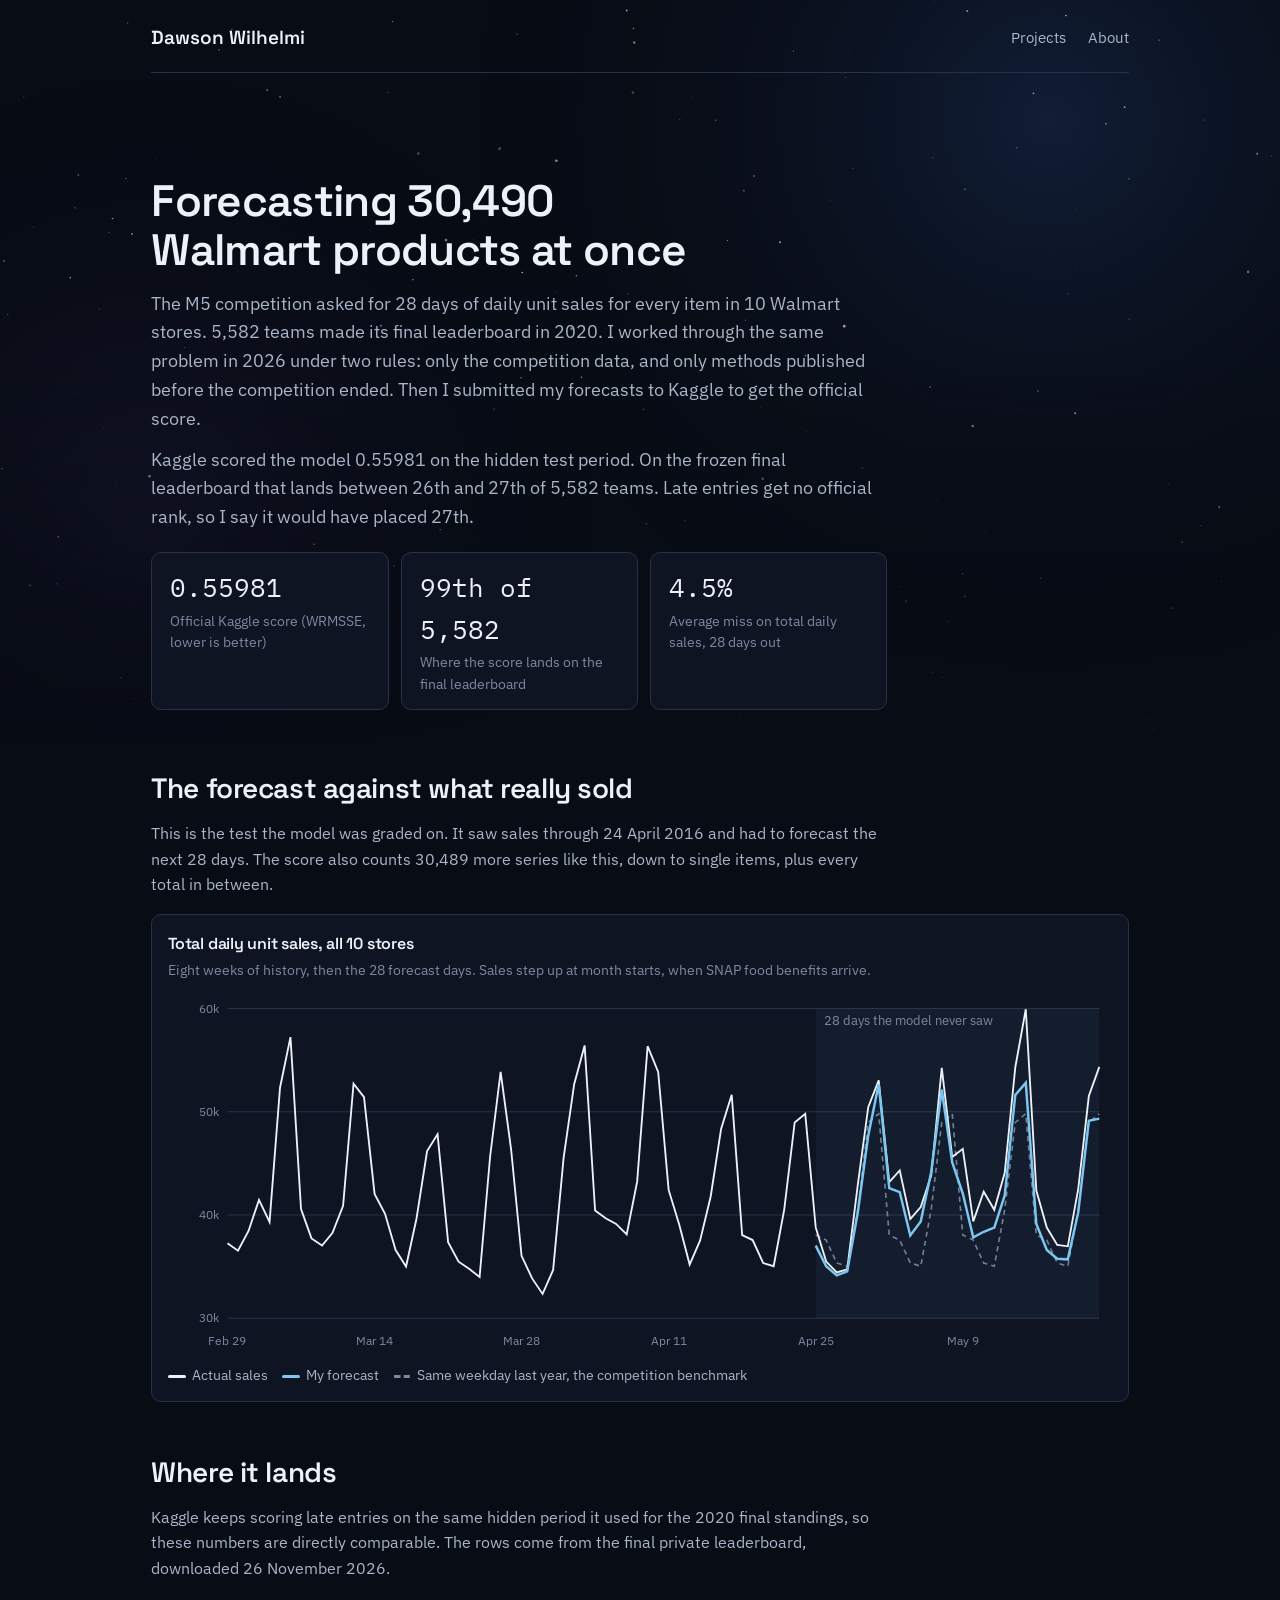
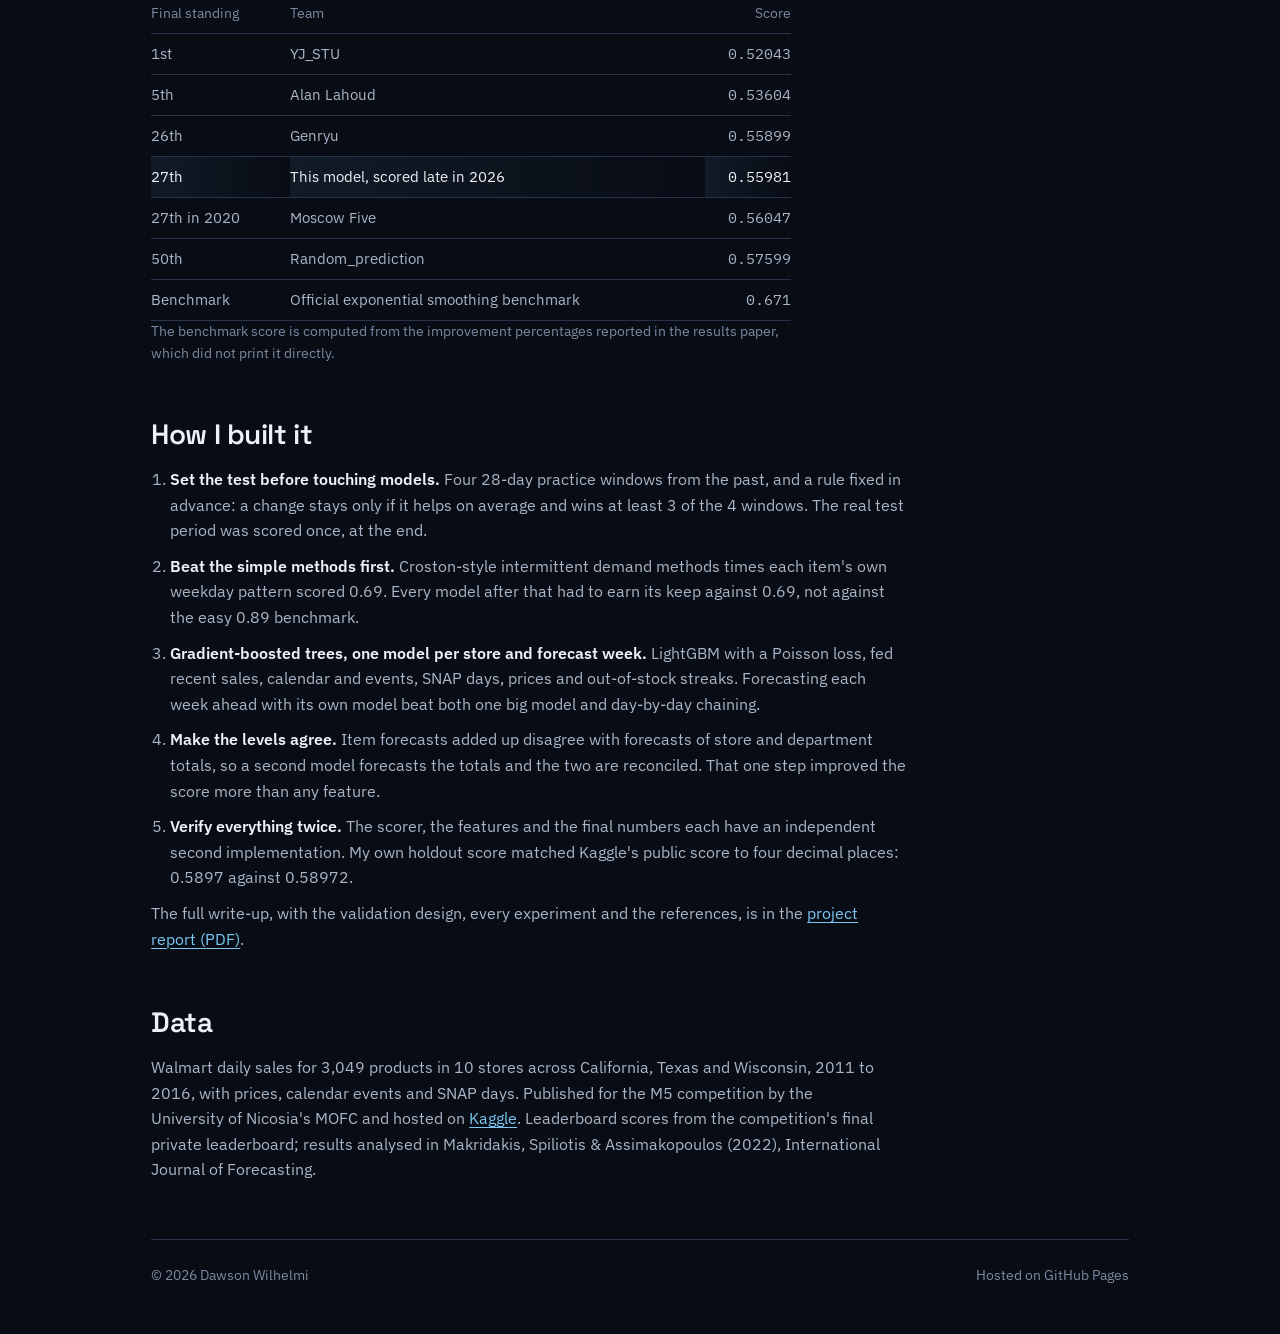
<file: m5-forecast/index.html>
<!DOCTYPE html>
<html lang="en">
<head>
<meta charset="utf-8">
<meta name="viewport" content="width=device-width, initial-scale=1">
<title>M5 Forecasting · Dawson Wilhelmi</title>
<meta name="description" content="A sales forecasting model for the M5 competition dataset, scored 0.55981 on Kaggle's private period, 27th of 5,582 teams on the final leaderboard.">
<link rel="icon" href="/favicon.svg" type="image/svg+xml">
<link rel="stylesheet" href="/fonts/fonts.css">
<link rel="stylesheet" href="/theme.css">
<style>
/* Page on the site theme. Colors, fonts, the header, the skip link and the stars come from /theme.css and /theme.js.
   Read them only through the theme names, with a fallback after the comma. */
* { box-sizing: border-box; min-width: 0; }
body { margin: 0; background: var(--ink, #080c15); color: var(--paper, #eef2f8); font: 16px/1.6 var(--f-body, "IBM Plex Sans", -apple-system, "Segoe UI", Arial, sans-serif); overflow-x: clip; }
.wrap { max-width: 1080px; margin: 0 auto; padding: 0 max(16px, 4vw); }
h1, h2, h3 { font-family: var(--f-head, "Space Grotesk", "IBM Plex Sans", -apple-system, "Segoe UI", Arial, sans-serif); font-weight: 600; letter-spacing: -0.015em; margin: 0; }
.dw-site { margin-bottom: 0; }
footer { margin-top: 56px; padding: 24px 0 48px; border-top: 1px solid var(--rule, #25324a); color: var(--faint, #7d89a1); font-size: 14px; display: flex; justify-content: space-between; flex-wrap: wrap; gap: 8px; }
.num { font-family: var(--f-mono, "IBM Plex Mono", ui-monospace, Menlo, Consolas, monospace); font-variant-numeric: tabular-nums; }

.intro { padding: 56px 0 8px; max-width: 46em; }
.intro h1 { font-size: clamp(30px, 4.4vw, 44px); line-height: 1.12; margin-bottom: 14px; }
.intro p { color: var(--pencil, #aab5c7); font-size: 18px; margin: 0 0 12px; }
.intro a { color: var(--steel, #7cc7f2); }

.figures { display: flex; flex-wrap: wrap; gap: 12px; margin: 20px 0 0; }
.fig { background: var(--ink-2, #0e1422); border: 1px solid var(--rule, #25324a); border-radius: 10px; padding: 14px 18px; min-width: 150px; flex: 1 1 150px; }
.fig .v { font-family: var(--f-mono, "IBM Plex Mono", ui-monospace, Menlo, Consolas, monospace); font-size: 26px; color: var(--paper, #eef2f8); }
.fig .k { color: var(--faint, #7d89a1); font-size: 13.5px; margin-top: 2px; }

section { margin-top: 48px; }
section > h2 { font-size: clamp(22px, 2.8vw, 28px); margin-bottom: 10px; }
section > p, section li { color: var(--pencil, #aab5c7); max-width: 46em; }
section > p { margin: 0 0 12px; }
section a { color: var(--steel, #7cc7f2); }

.chartwrap { overflow-x: auto; -webkit-overflow-scrolling: touch; position: relative; }
.tip { position: absolute; z-index: 5; pointer-events: none; background: #050810; border: 1px solid var(--rule, #25324a); border-radius: 6px; padding: 8px 10px; font-size: 13px; line-height: 1.45; color: var(--pencil, #aab5c7); box-shadow: 0 6px 20px rgba(0,0,0,.35); white-space: nowrap; }
.tip b { color: var(--paper, #eef2f8); font-weight: 600; display: block; }
.tip .num { font-family: var(--f-mono, 'IBM Plex Mono', ui-monospace, Menlo, Consolas, monospace); color: var(--paper, #eef2f8); }
#chart svg { min-width: 680px; }
.chartbox { background: var(--ink-2, #0e1422); border: 1px solid var(--rule, #25324a); border-radius: 10px; padding: 16px 16px 10px; margin-top: 16px; }
.chartbox h3 { font-size: 16px; }
.chartbox .cap { color: var(--faint, #7d89a1); font-size: 13.5px; margin: 4px 0 8px; }
#chart svg { display: block; width: 100%; height: auto; }
.keys { display: flex; flex-wrap: wrap; gap: 14px; color: var(--pencil, #aab5c7); font-size: 13.5px; padding: 6px 0 4px; }
.keys i { display: inline-block; width: 18px; height: 0; border-top: 3px solid; vertical-align: middle; margin-right: 6px; border-radius: 2px; }

table { border-collapse: collapse; width: 100%; max-width: 640px; margin-top: 14px; font-size: 15px; }
th, td { text-align: left; padding: 8px 12px 8px 0; border-bottom: 1px solid var(--rule, #25324a); color: var(--pencil, #aab5c7); }
th { color: var(--faint, #7d89a1); font-weight: 500; font-size: 13.5px; }
td.r, th.r { text-align: right; padding-right: 0; }
tr.mine td { color: var(--paper, #eef2f8); background: linear-gradient(90deg, rgba(124,199,242,.08), transparent); }
.steps { margin: 0; padding-left: 1.2em; }
.steps li { margin-bottom: 10px; }
.steps b { color: var(--paper, #eef2f8); font-weight: 600; }
</style>
</head>
<body>
<a class="dw-skip" href="#main">Skip to content</a>
<div class="wrap">
  <header class="dw-site">
    <a class="dw-me" href="/">Dawson Wilhelmi</a>
    <nav aria-label="Site"><a href="/">Projects</a><a href="/about/">About</a></nav>
  </header>

  <main id="main" tabindex="-1">
    <section class="intro">
      <h1>Forecasting 30,490 Walmart products at once</h1>
      <p>The M5 competition asked for 28 days of daily unit sales for every item in 10 Walmart stores. 5,582 teams made its final leaderboard in 2020. I worked through the same problem in 2026 under two rules: only the competition data, and only methods published before the competition ended. Then I submitted my forecasts to Kaggle to get the official score.</p>
      <p>Kaggle scored the model 0.55981 on the hidden test period. On the frozen final leaderboard that lands between 26th and 27th of 5,582 teams. Late entries get no official rank, so I say it would have placed 27th.</p>
      <div class="figures">
        <div class="fig"><div class="v">0.55981</div><div class="k">Official Kaggle score (WRMSSE, lower is better)</div></div>
        <div class="fig"><div class="v">27th of 5,582</div><div class="k">Where the score lands on the final leaderboard</div></div>
        <div class="fig"><div class="v">4.5%</div><div class="k">Average miss on total daily sales, 28 days out</div></div>
      </div>
    </section>

    <section aria-labelledby="h-chart">
      <h2 id="h-chart">The forecast against what really sold</h2>
      <p>This is the test the model was graded on. It saw sales through 24 April 2016 and had to forecast the next 28 days. The score also counts 30,489 more series like this, down to single items, plus every total in between.</p>
      <div class="chartbox">
        <h3>Total daily unit sales, all 10 stores</h3>
        <p class="cap">Eight weeks of history, then the 28 forecast days. Sales step up at month starts, when SNAP food benefits arrive.</p>
        <div class="chartwrap"><div id="chart"></div></div>
        <div class="keys">
          <span><i style="border-color:var(--paper, #eef2f8)"></i>Actual sales</span>
          <span><i style="border-color:var(--steel, #7cc7f2)"></i>My forecast</span>
          <span><i style="border-color:var(--faint, #7d89a1); border-top-style:dashed"></i>Same weekday last year, the competition benchmark</span>
        </div>
      </div>
    </section>

    <section aria-labelledby="h-board">
      <h2 id="h-board">Where it lands</h2>
      <p>Kaggle keeps scoring late entries on the same hidden period it used for the 2020 final standings, so these numbers are directly comparable. The rows come from the final private leaderboard, downloaded 26 November 2026.</p>
      <table>
        <thead><tr><th>Final standing</th><th>Team</th><th class="r">Score</th></tr></thead>
        <tbody>
          <tr><td>1st</td><td>YJ_STU</td><td class="r num">0.52043</td></tr>
          <tr><td>5th</td><td>Alan Lahoud</td><td class="r num">0.53604</td></tr>
          <tr><td>26th</td><td>Genryu</td><td class="r num">0.55899</td></tr>
          <tr class="mine"><td>27th</td><td>This model, scored late in 2026</td><td class="r num">0.55981</td></tr>
          <tr><td>27th in 2020</td><td>Moscow Five</td><td class="r num">0.56047</td></tr>
          <tr><td>50th</td><td>Random_prediction</td><td class="r num">0.57599</td></tr>
          <tr><td>Benchmark</td><td>Official exponential smoothing benchmark</td><td class="r num">0.671</td></tr>
        </tbody>
      </table>
      <p class="cap" style="color:var(--faint, #7d89a1); font-size:13.5px; max-width:640px">The benchmark score is computed from the improvement percentages reported in the results paper, which did not print it directly.</p>
    </section>

    <section aria-labelledby="h-how">
      <h2 id="h-how">How I built it</h2>
      <ol class="steps">
        <li><b>Set the test before touching models.</b> Four 28-day practice windows from the past, and a rule fixed in advance: a change stays only if it helps on average and wins at least 3 of the 4 windows. The real test period was scored once, at the end.</li>
        <li><b>Beat the simple methods first.</b> Croston-style intermittent demand methods times each item's own weekday pattern scored 0.69. Every model after that had to earn its keep against 0.69, not against the easy 0.89 benchmark.</li>
        <li><b>Gradient-boosted trees, one model per store and forecast week.</b> LightGBM with a Poisson loss, fed recent sales, calendar and events, SNAP days, prices and out-of-stock streaks. Forecasting each week ahead with its own model beat both one big model and day-by-day chaining.</li>
        <li><b>Make the levels agree.</b> Item forecasts added up disagree with forecasts of store and department totals, so a second model forecasts the totals and the two are reconciled. That one step improved the score more than any feature.</li>
        <li><b>Verify everything twice.</b> The scorer, the features and the final numbers each have an independent second implementation. My own holdout score matched Kaggle's public score to four decimal places: 0.5897 against 0.58972.</li>
      </ol>
      <p>The full write-up, with the validation design, every experiment and the references, is in the <a href="/m5-forecast/report.pdf">project report (PDF)</a>.</p>
    </section>

    <section aria-labelledby="h-data">
      <h2 id="h-data">Data</h2>
      <p>Walmart daily sales for 3,049 products in 10 stores across California, Texas and Wisconsin, 2011 to 2016, with prices, calendar events and SNAP days. Published for the M5 competition by the University of Nicosia's MOFC and hosted on <a href="https://www.kaggle.com/competitions/m5-forecasting-accuracy">Kaggle</a>. Leaderboard scores from the competition's final private leaderboard; results analysed in Makridakis, Spiliotis &amp; Assimakopoulos (2022), International Journal of Forecasting.</p>
    </section>
  </main>

  <footer>
    <span>© 2026 Dawson Wilhelmi</span>
    <span>Hosted on GitHub Pages</span>
  </footer>
</div>
<script>
(function () {
  fetch('/m5-forecast/data.json').then(function (r) { return r.json(); }).then(function (d) {
    var W = 920, H = 360, L = 58, R = 12, T = 18, B = 40;
    var n = d.actual.length, f0 = n - d.forecast.length;
    var hi = Math.max.apply(null, d.actual.concat(d.forecast, d.snaive));
    var lo = Math.min.apply(null, d.actual.concat(d.forecast, d.snaive));
    hi = Math.ceil(hi / 10000) * 10000; lo = Math.floor(lo / 10000) * 10000;
    var x = function (i) { return L + i / (n - 1) * (W - L - R); };
    var y = function (v) { return T + (hi - v) / (hi - lo) * (H - T - B); };
    var line = function (vals, start) {
      return vals.map(function (v, i) { return (i ? 'L' : 'M') + x(start + i).toFixed(1) + ' ' + y(v).toFixed(1); }).join('');
    };
    var s = '<svg viewBox="0 0 ' + W + ' ' + H + '" role="img" aria-label="Total daily sales: actual, my forecast and the benchmark over twelve weeks">';
    var g;
    for (g = lo; g <= hi; g += 10000) {
      s += '<line x1="' + L + '" x2="' + (W - R) + '" y1="' + y(g) + '" y2="' + y(g) + '" stroke="var(--rule, #25324a)" stroke-width="1"/>';
      s += '<text x="' + (L - 8) + '" y="' + (y(g) + 4) + '" text-anchor="end" font-size="12" fill="var(--faint, #7d89a1)" font-family="var(--f-mono)">' + (g / 1000) + 'k</text>';
    }
    s += '<rect x="' + x(f0) + '" y="' + T + '" width="' + (x(n - 1) - x(f0)) + '" height="' + (H - T - B) + '" fill="rgba(124,199,242,.05)"/>';
    s += '<text x="' + (x(f0) + 8) + '" y="' + (T + 16) + '" font-size="12.5" fill="var(--faint, #7d89a1)">28 days the model never saw</text>';
    var k;
    for (k = 0; k < n; k += 14) {
      var dt = new Date(d.dates[k] + 'T12:00:00');
      s += '<text x="' + x(k) + '" y="' + (H - 14) + '" text-anchor="middle" font-size="12" fill="var(--faint, #7d89a1)">' + dt.toLocaleDateString('en-US', { month: 'short', day: 'numeric' }) + '</text>';
    }
    s += '<path d="' + line(d.snaive, f0) + '" fill="none" stroke="var(--faint, #7d89a1)" stroke-width="1.6" stroke-dasharray="5 4" opacity=".9"/>';
    s += '<path d="' + line(d.actual, 0) + '" fill="none" stroke="var(--paper, #eef2f8)" stroke-width="1.8"/>';
    s += '<path d="' + line(d.forecast, f0) + '" fill="none" stroke="var(--steel, #7cc7f2)" stroke-width="2.4"/>';
    s += '<g class="ch" style="display:none"><line y1="' + T + '" y2="' + (H - B) + '" stroke="var(--faint, #7d89a1)"/><circle r="4.5" fill="var(--paper, #eef2f8)" stroke="var(--ink-2, #0e1422)" stroke-width="2"/><circle r="4.5" fill="var(--steel, #7cc7f2)" stroke="var(--ink-2, #0e1422)" stroke-width="2"/></g>';
    s += '<rect x="' + L + '" y="' + T + '" width="' + (W - L - R) + '" height="' + (H - T - B) + '" fill="transparent"/>';
    s += '</svg>';
    var el = document.getElementById('chart');
    el.innerHTML = s;
    var wrap = el.parentElement, svg = el.firstChild;
    var tip = document.createElement('div'); tip.className = 'tip'; tip.hidden = true; wrap.appendChild(tip);
    var ch = svg.querySelector('.ch'), dots = ch.querySelectorAll('circle');
    var fm = function (v) { return Math.round(v).toLocaleString('en-US'); };
    var move = function (e) {
      var r = svg.getBoundingClientRect(), px = (e.clientX - r.left) * W / r.width;
      var i = Math.max(0, Math.min(n - 1, Math.round((px - L) / (W - L - R) * (n - 1))));
      var inF = i >= f0;
      ch.style.display = '';
      ch.firstChild.setAttribute('x1', x(i)); ch.firstChild.setAttribute('x2', x(i));
      dots[0].setAttribute('cx', x(i)); dots[0].setAttribute('cy', y(d.actual[i]));
      if (inF) { dots[1].style.display = ''; dots[1].setAttribute('cx', x(i)); dots[1].setAttribute('cy', y(d.forecast[i - f0])); }
      else dots[1].style.display = 'none';
      var dt = new Date(d.dates[i] + 'T12:00:00');
      var html = '<b>' + dt.toLocaleDateString('en-US', { weekday: 'short', month: 'short', day: 'numeric', year: 'numeric' }) + (inF ? ' · test day ' + (i - f0 + 1) + ' of 28' : '') + '</b>';
      html += 'Sold <span class="num">' + fm(d.actual[i]) + '</span>';
      if (inF) html += '<br>My forecast <span class="num">' + fm(d.forecast[i - f0]) + '</span><br>Benchmark <span class="num">' + fm(d.snaive[i - f0]) + '</span>';
      tip.hidden = false; tip.innerHTML = html;
      var wr = wrap.getBoundingClientRect();
      var sx = r.left - wr.left + wrap.scrollLeft + x(i) * r.width / W;
      var left = x(i) * r.width / W > r.width / 2 ? sx - tip.offsetWidth - 12 : sx + 12;
      tip.style.left = Math.max(0, left) + 'px'; tip.style.top = '10px';
    };
    svg.addEventListener('pointermove', move); svg.addEventListener('pointerdown', move);
    svg.addEventListener('pointerleave', function () { ch.style.display = 'none'; tip.hidden = true; });
  });
})();
</script>
<script src="/theme.js" defer></script>
</body>
</html>
</file>
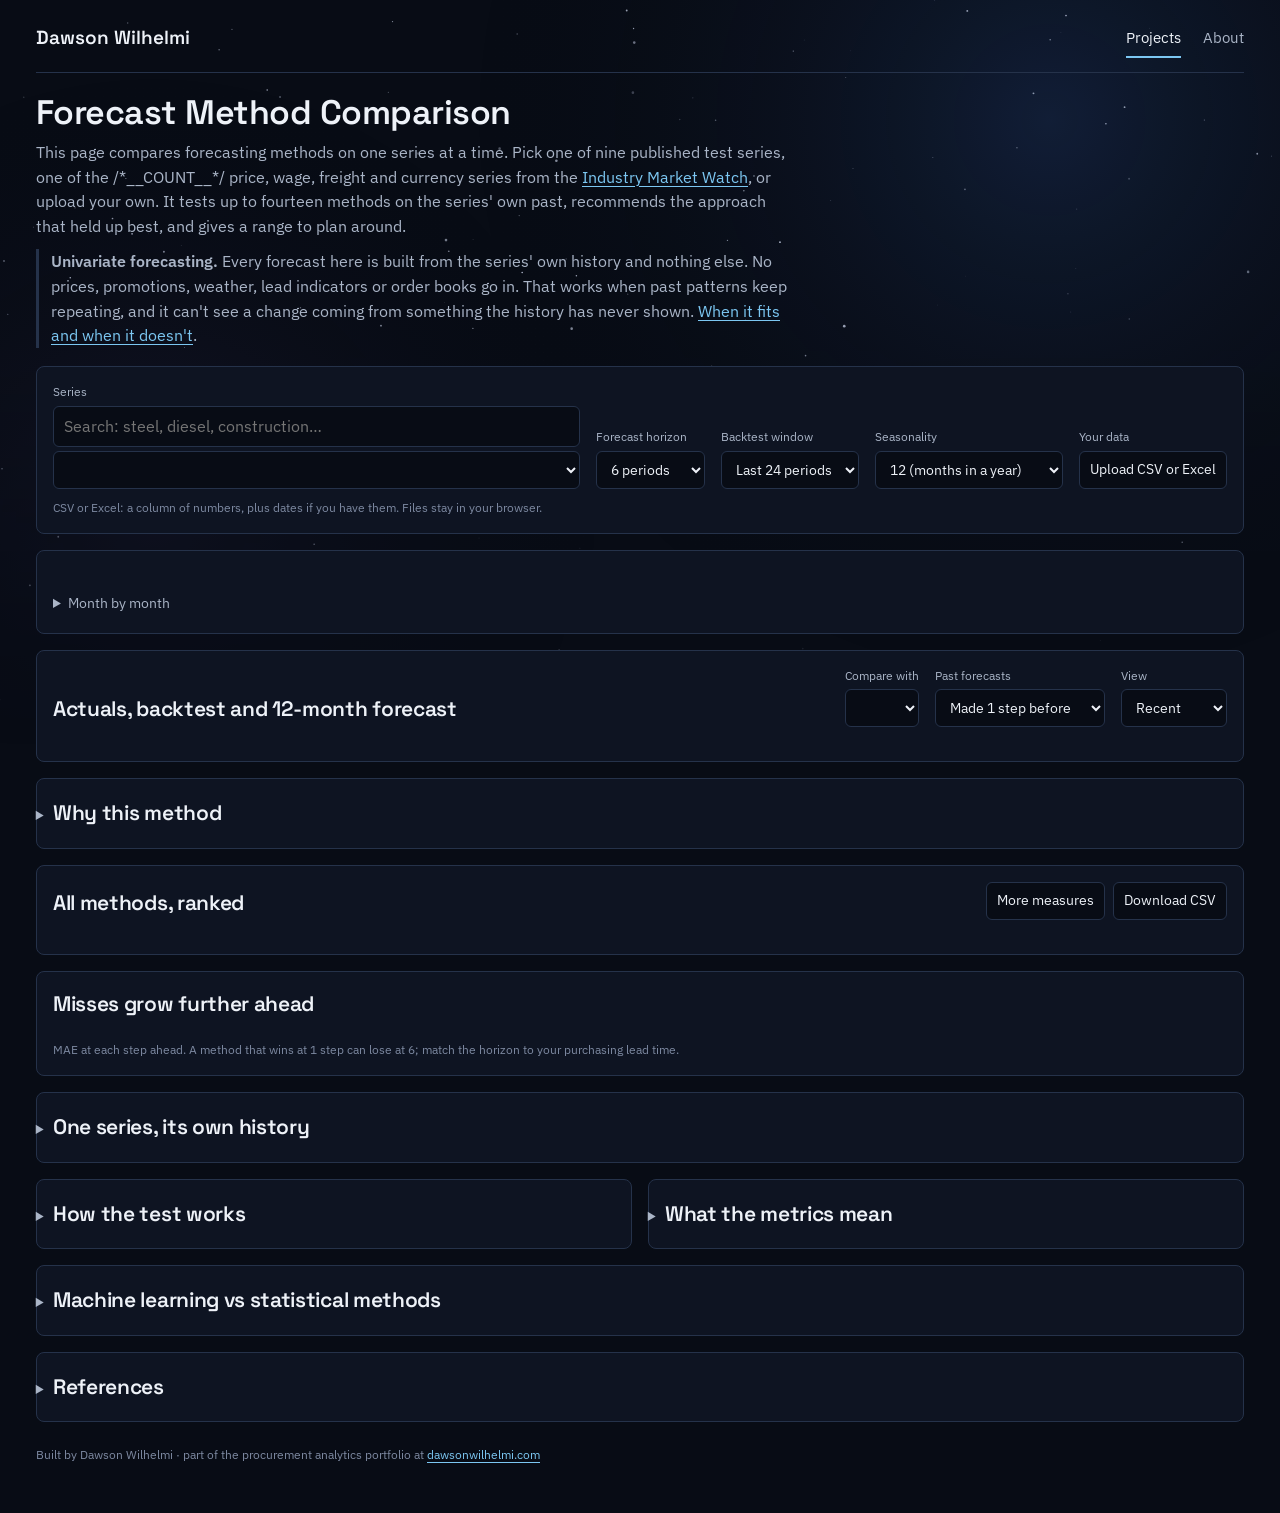
<file: forecast-compare/template.html>
<!DOCTYPE html>
<html lang="en">
<head>
<meta charset="utf-8">
<meta name="viewport" content="width=device-width, initial-scale=1, viewport-fit=cover">
<title>Forecast Method Comparison · Dawson Wilhelmi</title>
<meta name="description" content="Backtest up to fourteen forecasting methods on a procurement series, compare their errors, and get a forecast with a tested range.">
<link rel="icon" href="/favicon.svg" type="image/svg+xml">
<meta property="og:type" content="website">
<meta property="og:site_name" content="Dawson Wilhelmi">
<meta property="og:title" content="Forecast Method Comparison">
<meta property="og:description" content="Backtest up to fourteen forecasting methods on a procurement series, compare their errors, and get a forecast with a tested range.">
<meta property="og:url" content="https://dawsonwilhelmi.com/forecast-compare/">
<link rel="canonical" href="https://dawsonwilhelmi.com/forecast-compare/">
<meta property="og:image" content="https://dawsonwilhelmi.com/og.png">
<meta property="og:image:width" content="1200">
<meta property="og:image:height" content="630">
<meta name="twitter:card" content="summary_large_image">
<link rel="stylesheet" href="/fonts/fonts.css">
<link rel="stylesheet" href="/theme.css">
<style>
:root {
  /* Colors and fonts come from /theme.css, the site theme. The value after each comma is only a fallback. */
  --bg: var(--ink, #080c15); --surface: var(--ink-2, #0e1422); --border: var(--rule, #25324a); --grid: var(--rule-soft, #1a2438);
  --text: var(--paper, #eef2f8); --text-2: var(--pencil, #aab5c7); --text-3: var(--faint, #7d89a1);
  --accent: var(--steel, #7cc7f2); --accent-soft: var(--steel-soft, rgba(124,199,242,.16));
  --s1: var(--steel, #7cc7f2); --s2: #e07a45; --band: rgba(124,199,242,.10);
  --warn-ink: var(--watch, #e9b23c); --warn-soft: rgba(233,178,60,.16); --crit-ink: var(--alert, #f08079);
  --font: var(--f-body, "IBM Plex Sans", -apple-system, BlinkMacSystemFont, "Segoe UI", Roboto, Helvetica, Arial, sans-serif);
  --head: var(--f-head, "Space Grotesk", "IBM Plex Sans", -apple-system, "Segoe UI", Arial, sans-serif);
  color-scheme: dark;
}
* { box-sizing: border-box; }
html { -webkit-text-size-adjust: 100%; }
body { margin: 0; background: var(--bg); color: var(--text); font: 16px/1.55 var(--font); }
.wrap { max-width: 1240px; margin: 0 auto; padding: 0 16px 48px; }
.dw-site { margin-bottom: 20px; }
a { color: var(--accent); }
h1 { font-family: var(--head); font-weight: 600; letter-spacing: -0.015em; font-size: clamp(28px, 3.4vw, 34px); line-height: 1.2; margin: 0 0 6px; }
.lede { color: var(--text-2); margin: 0 0 18px; max-width: 760px; }
.lede.uni { margin-top: -8px; border-left: 3px solid var(--border); padding-left: 12px; }
h2 { font-family: var(--head); font-weight: 600; letter-spacing: -0.015em; font-size: 21px; margin: 0 0 10px; }
h3 { font-size: 15px; margin: 0 0 6px; }
.card { background: var(--surface); border: 1px solid var(--border); border-radius: 8px; padding: 16px; margin-bottom: 16px; }
.controls { display: flex; flex-wrap: wrap; gap: 12px 16px; align-items: flex-end; }
.ctl { display: flex; flex-direction: column; gap: 4px; font-size: 12px; color: var(--text-2); min-width: 0; }
.ctl.grow { flex: 1 1 260px; }
select, .btn { font: inherit; font-size: 14px; color: var(--text); background: var(--bg); border: 1px solid var(--border); border-radius: 6px; padding: 7px 10px; min-height: 38px; max-width: 100%; }
.btn { cursor: pointer; display: inline-flex; align-items: center; gap: 6px; }
.btn:hover, select:hover { border-color: var(--text-3); }
input[type=file] { position: absolute; width: 1px; height: 1px; opacity: 0; }
.hint { font-size: 12px; color: var(--text-3); margin-top: 10px; }
.badge { display: inline-block; font-size: 12px; font-weight: 600; color: var(--warn-ink); background: var(--warn-soft); border-radius: 6px; padding: 3px 8px; margin-top: 10px; }
.err { color: var(--crit-ink); font-weight: 600; margin-top: 10px; }
.upnote { margin-top: 10px; font-size: 13px; color: var(--text-2); border-left: 3px solid var(--accent); padding: 4px 0 4px 10px; }
.upnote > div { margin: 2px 0; }
.upwarn { color: var(--warn-ink); }
input[type=search] { font: inherit; font-size: 16px; color: var(--text); background: var(--bg); border: 1px solid var(--border); border-radius: 6px; padding: 7px 10px; min-height: 38px; width: 100%; box-sizing: border-box; }
.findn { font-size: 12px; color: var(--text-3); }
input[type=number] { font: inherit; font-size: 14px; color: var(--text); background: var(--bg); border: 1px solid var(--border); border-radius: 6px; padding: 7px 8px; min-height: 38px; }
.kpis { display: grid; grid-template-columns: repeat(3, minmax(0,1fr)); gap: 12px; margin: 12px 0 0; }
.headline { font-size: 19px; line-height: 1.45; }
.headline .sub { font-size: 14px; color: var(--text-2); margin-top: 4px; }
details > summary { cursor: pointer; color: var(--text-2); font-size: 14px; margin-top: 12px; min-height: 24px; padding: 2px 0; }
details > summary:hover { color: var(--text); }
details.big > summary { margin: 0; list-style-position: outside; }
details.big > summary h2 { display: inline; margin: 0; color: var(--text); }
details.big[open] > summary { margin-bottom: 10px; }
#why h3 { margin-top: 14px; }
.kpi { background: var(--surface); border: 1px solid var(--border); border-radius: 8px; padding: 12px 14px; min-width: 0; }
.kt { font-size: 12px; color: var(--text-2); }
.kv { font-size: 22px; font-weight: 650; line-height: 1.25; margin: 2px 0; overflow-wrap: anywhere; }
.ks { font-size: 12px; color: var(--text-3); }

#rec ul { margin: 0; padding-left: 20px; }
#rec li { margin: 4px 0; }
.chart { position: relative; }
.ax { font-size: 12px; fill: var(--text-3); font-family: var(--font); }
.tip { position: absolute; pointer-events: none; background: #050810; border: 1px solid var(--border); border-radius: 8px; padding: 8px 10px; font-size: 12px; box-shadow: 0 4px 14px rgba(0,0,0,.14); white-space: nowrap; z-index: 2; }
.tip .tt { font-weight: 600; margin-bottom: 2px; }
.tip i, .lg i { display: inline-block; width: 14px; height: 3px; border-radius: 2px; vertical-align: middle; margin-right: 6px; }
.legend { display: flex; flex-wrap: wrap; gap: 6px 16px; font-size: 13px; color: var(--text-2); margin-bottom: 8px; }
.head { display: flex; flex-wrap: wrap; justify-content: space-between; align-items: flex-end; gap: 8px 16px; margin-bottom: 8px; }
.tblwrap { overflow-x: auto; -webkit-overflow-scrolling: touch; }
table { border-collapse: collapse; width: 100%; font-size: 13px; font-variant-numeric: tabular-nums; }
th, td { padding: 8px 10px; border-bottom: 1px solid var(--border); text-align: right; vertical-align: top; white-space: nowrap; }
th { font-size: 12px; color: var(--text-2); font-weight: 600; user-select: none; position: sticky; top: 0; background: var(--surface); }
th[data-k] { cursor: pointer; }
th[data-k]:hover { color: var(--text); }
th .sortb { font: inherit; color: inherit; background: none; border: 0; padding: 0; margin: 0; cursor: pointer; text-align: inherit; min-height: 24px; display: inline-flex; align-items: center; }
th .sortb:focus-visible { outline: 2px solid var(--accent); outline-offset: 2px; border-radius: 2px; }
.l { text-align: left; }
td.l { white-space: normal; min-width: 40px; }
td.l .ref { font-size: 12px; color: var(--text-3); max-width: 300px; }
td.pm { font-size: 12px; color: var(--text-2); white-space: nowrap; }
td.best { font-weight: 700; }
tr.win td { background: var(--accent-soft); }
tr.win td.l .ref { color: var(--text-2); }   /* small print on the tinted row: --faint is under 4.5:1 there */
tr.dim td { color: var(--text-3); }
tr.poolrow td { border-top: 1px dashed var(--border); border-bottom: 1px dashed var(--border); }
tr.poolrow td.l b { color: var(--accent, inherit); }
.pill.same { background: transparent; border: 1px solid var(--border); color: var(--text-2); font-weight: 500; }
.pill { display: inline-block; font-size: 12px; font-weight: 600; color: var(--text); background: var(--accent-soft); border-radius: 5px; padding: 1px 6px; margin-left: 4px; white-space: nowrap; }
.grid2 { display: grid; grid-template-columns: 1fr 1fr; gap: 16px; }
.doc p, .doc li { color: var(--text-2); font-size: 15px; }
.doc ul { padding-left: 20px; margin: 6px 0; }
.doc code { font-size: 13px; }
.refs li { margin-bottom: 6px; }
footer { font-size: 12px; color: var(--text-3); margin-top: 24px; }
@media (max-width: 760px) {
  h1 { font-size: 23px; }
  .kpis { grid-template-columns: repeat(2, minmax(0,1fr)); }
  .kv { font-size: 18px; }
  .grid2 { grid-template-columns: 1fr; }
  td.l .ref { display: none; }
  td.l { min-width: 120px; }
  th, td { padding: 7px 8px; }
  .ctl { flex: 1 1 140px; }
  .ctl.grow { flex-basis: 100%; }
}
main:focus { outline: none; }
</style>
</head>
<body>
<a class="dw-skip" href="#main">Skip to content</a>
<div class="wrap">
<header class="dw-site">
  <a class="dw-me" href="/">Dawson Wilhelmi</a>
  <nav aria-label="Site"><a href="/" class="on">Projects</a><a href="/about/">About</a></nav>
</header>
<main id="main" tabindex="-1">
  <h1>Forecast Method Comparison</h1>
  <p class="lede">This page compares forecasting methods on one series at a time. Pick one of nine published test series, one of the /*__COUNT__*/ price, wage, freight and currency series from the <a href="/market-watch/">Industry Market Watch</a>, or upload your own. It tests up to fourteen methods on the series' own past, recommends the approach that held up best, and gives a range to plan around.</p>
  <p class="lede uni"><b>Univariate forecasting.</b> Every forecast here is built from the series' own history and nothing else. No prices, promotions, weather, lead indicators or order books go in. That works when past patterns keep repeating, and it can't see a change coming from something the history has never shown. <a href="#univariate">When it fits and when it doesn't</a>.</p>

  <div class="card">
    <div class="controls">
      <div class="ctl grow"><label for="series">Series</label><input id="find" type="search" placeholder="Search: steel, diesel, construction…" autocomplete="off" aria-label="Search series"><select id="series"></select><span id="findn" class="findn" hidden></span></div>
      <label class="ctl">Forecast horizon<select id="h"><option value="1">1 period</option><option value="3">3 periods</option><option value="6" selected>6 periods</option><option value="12">12 periods</option></select></label>
      <label class="ctl">Backtest window<select id="test"><option value="12">Last 12 periods</option><option value="24" selected>Last 24 periods</option><option value="36">Last 36 periods</option></select></label>
      <div class="ctl"><span>Seasonality</span><div style="display:flex;gap:6px"><select id="m" aria-label="Seasonal cycle length"><option value="1">None</option><option value="4">4 (quarters in a year)</option><option value="5">5 (business-day week)</option><option value="7">7 (days in a week)</option><option value="12" selected>12 (months in a year)</option><option value="24">24 (hours in a day)</option><option value="52">52 (weeks in a year)</option><option value="60">60 (minutes in an hour)</option><option value="custom">Custom…</option></select><input id="mcustom" type="number" min="1" max="400" step="1" value="12" hidden aria-label="Custom cycle length" style="width:80px"></div></div>
      <div class="ctl"><span>Your data</span><label class="btn" for="file">Upload CSV or Excel</label><input type="file" id="file" accept=".csv,.tsv,.txt,.xlsx,.xlsm,.xls,text/csv,application/vnd.openxmlformats-officedocument.spreadsheetml.sheet,application/vnd.ms-excel"></div>
    </div>
    <div id="tag"></div>
    <div id="busy" class="hint" hidden><b>Fitting every method at each backtest origin…</b></div>
    <div id="err" class="err" hidden></div>
    <div id="mwnote" class="upnote" hidden></div>
    <div id="upnote" class="upnote" hidden></div>
    <div class="hint">CSV or Excel: a column of numbers, plus dates if you have them. Files stay in your browser.</div>
  </div>

  <div class="card" id="answer">
    <div class="headline" id="headline"></div>
    <div class="kpis" id="kpis"></div>
    <div id="jump" class="upnote" hidden></div>
    <div id="pattern" class="upnote" hidden></div>
    <div id="rbusy" class="hint" hidden></div>
    <details id="monthly"><summary>Month by month</summary><div id="ranges"></div></details>
  </div>

  <div class="card">
    <div class="head">
      <div><h2 style="margin:0" id="ch1t">Actuals, backtest and 12-month forecast</h2><div class="hint" id="meta" style="margin-top:2px"></div></div>
      <div class="controls"><label class="ctl">Compare with<select id="cmp"></select></label><label class="ctl">Past forecasts<select id="dots"><option value="1" selected>Made 1 step before</option><option value="h">Made h steps before</option></select></label><label class="ctl">View<select id="view"><option value="recent" selected>Recent</option><option value="all">All history</option></select></label></div>
    </div>
    <div class="legend" id="lg1"></div>
    <div class="chart" id="ch1"></div>
    <div class="hint" id="ch1h"></div>
  </div>

  <div class="card">
    <details class="big" id="why"><summary><h2>Why this method</h2></summary>
      <div id="rec"></div>
      <h3>How often the range held</h3>
      <div id="rcheck"></div>
      <h3>Testing the choice</h3>
      <div id="honest"></div>
      <div class="hint">Each approach is picked again at every past point from only the errors known then, and scored on what happened next. The last row is the table's #1 scored on the same errors it was picked on, for contrast.</div>
    </details>
  </div>

  <div class="card">
    <div class="head">
      <h2 style="margin:0">All methods, ranked</h2>
      <div style="display:flex;gap:8px;flex-wrap:wrap"><button class="btn" id="more" type="button" aria-pressed="false">More measures</button><button class="btn" id="dl" type="button">Download CSV</button></div>
    </div>
    <div class="tblwrap" id="tbl"></div>
    <div class="hint" id="tblh"></div>
  </div>

  <div class="card" id="hz">
    <h2>Misses grow further ahead</h2>
    <div class="legend" id="lg2"></div>
    <div class="chart" id="ch2"></div>
    <div class="hint" id="hzh">MAE at each step ahead. A method that wins at 1 step can lose at 6; match the horizon to your purchasing lead time.</div>
  </div>

  <details class="card doc big fold" id="univariate">
    <summary><h2>One series, its own history</h2></summary>
    <p>A univariate method learns from a single column of numbers: its level, trend, seasonal pattern and the usual size of its swings. It assumes those carry on. That makes a simple, strong baseline, and on single series it is hard to beat with more complex models (Makridakis, Spiliotis &amp; Assimakopoulos, 2018).</p>
    <p><b>Where it fits.</b> Demand or prices with a steady pattern. A baseline for many items at once, where building a separate driver model for each one isn't practical. Cases where the drivers are unknown, or can't be known far enough ahead to help.</p>
    <p><b>Where it doesn't.</b> Anything the history hasn't seen: a planned promotion or price change, a new customer or contract, a product launch or phase-out, a supplier outage, a tariff. The forecast misses these until they show up in the data, and then it lags behind them. The Victoria electricity series shows the limit: summer heat drives its peaks, and no method here knows the temperature. When a known driver moves the number and you have its value ahead of time, a regression or dynamic regression on that driver usually does better (Hyndman &amp; Athanasopoulos, 2021, ch. 7 and 10). The driver usually has to be forecast as well, though, and errors in that forecast cut into the gain (same, §7.6).</p>
    <p><b>How I'd use it.</b> As the statistical baseline, then adjusted by hand for events I know are coming. In a study of four supply-chain companies, adjustments helped mainly when they were large and based on information the model didn't have, such as a promotion, while small tweaks mostly added error (Fildes, Goodwin, Lawrence &amp; Nikolopoulos, 2009).</p>
  </details>

  <div class="grid2">
    <details class="card doc big fold">
      <summary><h2>How the test works</h2></summary>
      <p><b>Rolling origin.</b> At each origin in the backtest window, every method is fitted only on data before that point and forecasts the next <i>h</i> periods, which are then compared with what actually happened (Tashman, 2000; Hyndman &amp; Athanasopoulos, 2021, §5.10). Only origins whose whole <i>h</i>-step path can be checked are scored, so every step ahead counts the same number of times. The window must therefore be at least twice the horizon.</p>
      <p><b>Fitting.</b> Every smoothing method fits its weights and its starting values together by minimising one-step squared error with a Nelder–Mead search. For simple, Holt and damped smoothing the weights may run from 0.0001 to 0.9999 and damping from 0.80 to 0.98, the bounds of the R forecast package (Hyndman &amp; Khandakar, 2008), and the fits match the statsmodels library's. A Holt-Winters fit with restarts matched statsmodels more closely but forecast 1 to 2% worse on the 80 Market Watch series, so the simpler search was kept. The airline model (seasonal ARIMA) is fitted by conditional least squares. Ridge regression works on percentage changes when a series is always positive, and the boosted trees choose how many trees to use on a holdout. Every number was re-computed by an independent Python implementation and matches; accuracy is in line with the statsmodels library's maximum-likelihood fits.</p>
      <p><b>Testing the choice.</b> The top score in any ranking is partly luck, so the method that tops it usually does worse afterwards (Cawley &amp; Talbot, 2010). On the 80 Market Watch monthly series at 6 months ahead, picking the #1 method from earlier data and scoring it on what came next gave 24% more error than the #1's own score in the table. So the page also tests its own advice: at each past origin it ranks the methods on the errors known then, takes the top one and the top three, and scores what they forecast next.</p>
      <p><b>Recommendation.</b> The page recommends the equal-weight average of the three best-ranked methods that forecast differently, because pooling a few top methods is more reliable than betting on one (Kourentzes, Barrow &amp; Petropoulos, 2019) and equal weights are hard to beat (Smith &amp; Wallis, 2009). Tested that way on the 80 Market Watch series with a 24-month window, the pool beat the re-picked single best method at 6 months ahead (50 of 80 series, Wilcoxon p = 0.001) and at 12 months ahead (p = 0.015), and matched it at 1 month. Two methods can give the same forecasts: simple exponential smoothing with its weight at the top of its range is the naive method (Hyndman, Koehler, Ord &amp; Snyder, 2008), and drift with almost no slope is naive too. When a method's forecasts over the ranking window differ from a pool member's by less than 1% of that member's total error, it is marked "same forecasts as" that method and the next one in the ranking takes its place, so no forecast is counted twice; screening out near-copies before combining follows Lichtendahl &amp; Winkler (2020). In a test set before it was built, on the 80 Market Watch series this changed the pool at about one past origin in five and cut its average miss slightly (0.03%, 0.2% and 0.4% at 1, 6 and 12 months), with ranges holding as often as before; on the nine test series it made no real difference. The page switches to the single best method only if that beat the pool by a margin unlikely to be luck, and to naive if the chosen approach did not beat naive. Neither rule changed average accuracy in a test a year back, but naive is the simpler plan when no model earns its place.</p>
      <p><b>Forecast ranges.</b> A range comes from the recommended approach's own misses at each step ahead: the last 48 it made in the backtest, with the pool re-picked at each past origin exactly as it is today. These are empirical prediction intervals (Williams &amp; Goodman, 1971; Lee &amp; Scholtes, 2014). The bounds are the split-conformal order statistics of those misses (Lei, G'Sell, Rinaldo, Tibshirani &amp; Wasserman, 2018), which sit a little outside the plain percentiles so that a range built from a few dozen misses is not too narrow. Nine ways of building the ranges were tested on the 80 Market Watch series over the last five years, each range scored only on what happened after it was built. Ranges from the last 24 misses held only 62 to 73% of the time at a nominal 80%, and ranges from every past miss 67 to 68%: ranges that are too narrow are a long-known problem (Chatfield, 1993), and old misses understate recent volatility (Barber, Candès, Ramdas &amp; Tibshirani, 2023). The last 48 with conformal bounds came closest, holding 77 to 81% of the time at 80% and 87 to 95% at 95%. No rule is right on every series, so the page also shows how often the ranges held on yours.</p>
      <p><b>Significance.</b> The Diebold-Mariano test (1995) uses an equal-weighted cosine variance with fixed-b critical values, which keeps its false-alarm rate near 5% with the short backtests used here (Lazarus, Lewis, Stock &amp; Watson, 2018; Coroneo &amp; Iacone, 2020). The version used before, with the Harvey, Leybourne &amp; Newbold (1997) correction, called a method significantly better up to 15% of the time when nothing differed. A table runs many tests at once, so its p-values are Holm-adjusted (Holm, 1979). "Tied" means a method was not shown to be worse than the #1.</p>
      <p><b>No method is favoured.</b> Every method, including the two fixed combinations, is a candidate. The backtest on your series decides the ranking and which three go into the pool.</p>
      <p><b>Ranking.</b> MASE ranks the methods. Within one series it orders them exactly as MAE does; its scaling lets errors be compared across series (Hyndman &amp; Koehler, 2006). RMSE breaks ties. Demand with many zero periods is the exception (next paragraph).</p>
      <p><b>Demand with many zero periods.</b> Spare parts and MRO items often go months without an order. The page measures this with the average gap between demands (ADI) and how much the order sizes vary (CV²), and calls demand intermittent when the gap is over 1.32 periods, the cut-off of Syntetos, Boylan &amp; Croston (2005). On such a series the average miss (MAE) rewards forecasting zero (Teunter &amp; Duncan, 2009; Kolassa, 2016), while reorder points and budgets need the average rate. So these series are ranked by RMSE, which targets the average, and no forecast goes below zero. Tested on 500 real Walmart item series from the M5 data (Makridakis, Spiliotis &amp; Assimakopoulos, 2022), this cut the pool's error by 5% one day ahead and 2% seven days ahead on daily sales, and by 1 to 2% on weekly sales. I also tested the methods built for this kind of demand: Croston (1972), its bias-corrected version SBA (Syntetos &amp; Boylan, 2005) and TSB (Teunter, Syntetos &amp; Babai, 2011), fitted the way Kourentzes (2014) recommends. They did not help on the daily series and made the weekly 4-week forecast 1.8% worse, so under the rule set before the test they are not among the candidates.</p>
    </details>
    <details class="card doc big fold">
      <summary><h2>What the metrics mean</h2></summary>
      <ul>
        <li><b>MAE</b>: average miss in the series' units. Easy to explain to a supplier or a CFO.</li>
        <li><b>MSE / RMSE</b>: square the misses first, so one big miss counts heavily. Use when large errors are costly (stockouts, budget overruns). Ranks demand with many zero periods, where it points at the average rate.</li>
        <li><b>MAPE</b>: average miss as a % of actual. Intuitive, but undefined at zero, explodes near zero and penalises over-forecasts more than under-forecasts.</li>
        <li><b>sMAPE</b>: divides by the average of actual and forecast; bounded at 200%, but still unstable near zero.</li>
        <li><b>MASE</b>: MAE divided by the in-sample MAE of a seasonal-naive forecast, which is the typical change over one seasonal cycle. For a trending price that yardstick is large, so a MASE below 1 is easy to reach and is not proof of skill.</li>
        <li><b>vs naive, vs seasonal naive</b>: MAE divided by the benchmark's MAE on exactly the same forecasts. −15% means misses 15% smaller than the benchmark's (Davydenko &amp; Fildes, 2013). This is the fair comparison.</li>
        <li><b>Bias (ME)</b>: average of actual minus forecast. Persistently positive = under-forecasting.</li>
      </ul>
    </details>
  </div>

  <details class="card doc big fold">
    <summary><h2>Machine learning vs statistical methods</h2></summary>
    <p>Before adding the two machine-learning methods (ridge regression and gradient-boosted trees on recent changes), all candidates were backtested on 80 real monthly price, wage, freight and currency series from FRED, plus six series with other time units. Theta, ridge and seasonal ARIMA had the lowest median error (MASE 0.31). But when the method was picked from an older window and scored on the newest 12 months, adding the new methods cut average error only from 0.490 to 0.486, which is <b>not statistically significant</b> (Wilcoxon p = 0.42). A small neural network was also tested and dropped: it ranked worst and was six times slower.</p>
    <p>That matches the research. On short single series, statistical methods usually match or beat machine learning (Makridakis, Spiliotis &amp; Assimakopoulos, 2018). Machine learning won the M5 competition because it learned from tens of thousands of related series plus prices and promotions (Makridakis et al., 2022). So the ML methods are here as candidates, and they win only when your data says so: ridge, for example, handles fast exponential growth that the smoothing methods miss.</p>
  </details>

  <details class="card doc big fold">
    <summary><h2>References</h2></summary>
    <ol class="refs">
      <li>Hyndman, R. J., &amp; Athanasopoulos, G. (2018). <i>Forecasting: Principles and Practice</i> (2nd ed.). OTexts; data in the fpp2 R package. <a href="https://otexts.com/fpp2/">otexts.com/fpp2</a></li>
      <li>Hyndman, R. J., &amp; Athanasopoulos, G. (2021). <i>Forecasting: Principles and Practice</i> (3rd ed.). OTexts. <a href="https://otexts.com/fpp3/">otexts.com/fpp3</a></li>
      <li>Hyndman, R. J., &amp; Koehler, A. B. (2006). Another look at measures of forecast accuracy. <i>International Journal of Forecasting, 22</i>(4), 679–688. <a href="https://doi.org/10.1016/j.ijforecast.2006.03.001">doi:10.1016/j.ijforecast.2006.03.001</a></li>
      <li>Tashman, L. J. (2000). Out-of-sample tests of forecasting accuracy: An analysis and review. <i>International Journal of Forecasting, 16</i>(4), 437–450. <a href="https://doi.org/10.1016/S0169-2070(00)00065-0">doi:10.1016/S0169-2070(00)00065-0</a></li>
      <li>Holt, C. C. (2004). Forecasting seasonals and trends by exponentially weighted moving averages. <i>International Journal of Forecasting, 20</i>(1), 5–10. (Reprint of 1957 ONR memorandum.) <a href="https://doi.org/10.1016/j.ijforecast.2003.09.015">doi:10.1016/j.ijforecast.2003.09.015</a></li>
      <li>Winters, P. R. (1960). Forecasting sales by exponentially weighted moving averages. <i>Management Science, 6</i>(3), 324–342. <a href="https://doi.org/10.1287/mnsc.6.3.324">doi:10.1287/mnsc.6.3.324</a></li>
      <li>Box, G. E. P., &amp; Jenkins, G. M. (1970). <i>Time Series Analysis: Forecasting and Control</i>. Holden-Day.</li>
      <li>Bates, J. M., &amp; Granger, C. W. J. (1969). The combination of forecasts. <i>Operational Research Quarterly, 20</i>(4), 451–468. <a href="https://doi.org/10.2307/3008764">doi:10.2307/3008764</a></li>
      <li>Makridakis, S., Spiliotis, E., &amp; Assimakopoulos, V. (2020). The M4 Competition: 100,000 time series and 61 forecasting methods. <i>International Journal of Forecasting, 36</i>(1), 54–74. <a href="https://doi.org/10.1016/j.ijforecast.2019.04.014">doi:10.1016/j.ijforecast.2019.04.014</a></li>
      <li>Nelder, J. A., &amp; Mead, R. (1965). A simplex method for function minimization. <i>The Computer Journal, 7</i>(4), 308–313. <a href="https://doi.org/10.1093/comjnl/7.4.308">doi:10.1093/comjnl/7.4.308</a></li>
      <li>Assimakopoulos, V., &amp; Nikolopoulos, K. (2000). The theta model: A decomposition approach to forecasting. <i>International Journal of Forecasting, 16</i>(4), 521–530. <a href="https://doi.org/10.1016/S0169-2070(00)00066-2">doi:10.1016/S0169-2070(00)00066-2</a></li>
      <li>Hyndman, R. J., &amp; Billah, B. (2003). Unmasking the Theta method. <i>International Journal of Forecasting, 19</i>(2), 287–290. <a href="https://doi.org/10.1016/S0169-2070(01)00143-1">doi:10.1016/S0169-2070(01)00143-1</a></li>
      <li>Hoerl, A. E., &amp; Kennard, R. W. (1970). Ridge regression: Biased estimation for nonorthogonal problems. <i>Technometrics, 12</i>(1), 55–67. <a href="https://doi.org/10.1080/00401706.1970.10488634">doi:10.1080/00401706.1970.10488634</a></li>
      <li>Friedman, J. H. (2001). Greedy function approximation: A gradient boosting machine. <i>Annals of Statistics, 29</i>(5), 1189–1232. <a href="https://doi.org/10.1214/aos/1013203451">doi:10.1214/aos/1013203451</a></li>
      <li>Diebold, F. X., &amp; Mariano, R. S. (1995). Comparing predictive accuracy. <i>Journal of Business &amp; Economic Statistics, 13</i>(3), 253–263. <a href="https://doi.org/10.1080/07350015.1995.10524599">doi:10.1080/07350015.1995.10524599</a></li>
      <li>Lazarus, E., Lewis, D. J., Stock, J. H., &amp; Watson, M. W. (2018). HAR inference: Recommendations for practice. <i>Journal of Business &amp; Economic Statistics, 36</i>(4), 541–559. <a href="https://doi.org/10.1080/07350015.2018.1506926">doi:10.1080/07350015.2018.1506926</a></li>
      <li>Coroneo, L., &amp; Iacone, F. (2020). Comparing predictive accuracy in small samples using fixed-smoothing asymptotics. <i>Journal of Applied Econometrics, 35</i>(4), 391–409. <a href="https://doi.org/10.1002/jae.2756">doi:10.1002/jae.2756</a></li>
      <li>Holm, S. (1979). A simple sequentially rejective multiple test procedure. <i>Scandinavian Journal of Statistics, 6</i>(2), 65–70. <a href="https://www.jstor.org/stable/4615733">jstor.org/stable/4615733</a></li>
      <li>Kourentzes, N., Barrow, D., &amp; Petropoulos, F. (2019). Another look at forecast selection and combination: Evidence from forecast pooling. <i>International Journal of Production Economics, 209</i>, 226–235. <a href="https://doi.org/10.1016/j.ijpe.2018.05.019">doi:10.1016/j.ijpe.2018.05.019</a></li>
      <li>Smith, J., &amp; Wallis, K. F. (2009). A simple explanation of the forecast combination puzzle. <i>Oxford Bulletin of Economics and Statistics, 71</i>(3), 331–355. <a href="https://ideas.repec.org/a/bla/obuest/v71y2009i3p331-355.html">ideas.repec.org record</a></li>
      <li>Cawley, G. C., &amp; Talbot, N. L. C. (2010). On over-fitting in model selection and subsequent selection bias in performance evaluation. <i>Journal of Machine Learning Research, 11</i>, 2079–2107. <a href="https://jmlr.org/papers/v11/cawley10a.html">jmlr.org/papers/v11/cawley10a.html</a></li>
      <li>Davydenko, A., &amp; Fildes, R. (2013). Measuring forecasting accuracy: The case of judgmental adjustments to SKU-level demand forecasts. <i>International Journal of Forecasting, 29</i>(3), 510–522. <a href="https://doi.org/10.1016/j.ijforecast.2012.09.002">doi:10.1016/j.ijforecast.2012.09.002</a></li>
      <li>Kolassa, S. (2020). Why the "best" point forecast depends on the error or accuracy measure. <i>International Journal of Forecasting, 36</i>(1), 208–211. <a href="https://eprints.lancs.ac.uk/id/eprint/213526">eprints.lancs.ac.uk/id/eprint/213526</a></li>
      <li>Harvey, D., Leybourne, S., &amp; Newbold, P. (1997). Testing the equality of prediction mean squared errors. <i>International Journal of Forecasting, 13</i>(2), 281–291. <a href="https://doi.org/10.1016/S0169-2070(96)00719-4">doi:10.1016/S0169-2070(96)00719-4</a></li>
      <li>Fildes, R., Goodwin, P., Lawrence, M., &amp; Nikolopoulos, K. (2009). Effective forecasting and judgmental adjustments: An empirical evaluation and strategies for improvement in supply-chain planning. <i>International Journal of Forecasting, 25</i>(1), 3–23. <a href="https://ideas.repec.org/a/eee/intfor/v25y2009i1p3-23.html">ideas.repec.org record</a></li>
      <li>Hyndman, R. J., Koehler, A. B., Ord, J. K., &amp; Snyder, R. D. (2008). <i>Forecasting with Exponential Smoothing: The State Space Approach</i>. Springer. <a href="https://doi.org/10.1007/978-3-540-71918-2">doi:10.1007/978-3-540-71918-2</a></li>
      <li>Lichtendahl, K. C., Jr., &amp; Winkler, R. L. (2020). Why do some combinations perform better than others? <i>International Journal of Forecasting, 36</i>(1), 142–149. <a href="https://doi.org/10.1016/j.ijforecast.2019.03.027">doi:10.1016/j.ijforecast.2019.03.027</a></li>
      <li>Makridakis, S., Spiliotis, E., &amp; Assimakopoulos, V. (2018). Statistical and machine learning forecasting methods: Concerns and ways forward. <i>PLOS ONE, 13</i>(3), e0194889. <a href="https://doi.org/10.1371/journal.pone.0194889">doi:10.1371/journal.pone.0194889</a></li>
      <li>Makridakis, S., Spiliotis, E., &amp; Assimakopoulos, V. (2022). M5 accuracy competition: Results, findings, and conclusions. <i>International Journal of Forecasting, 38</i>(4), 1346–1364. <a href="https://doi.org/10.1016/j.ijforecast.2021.11.013">doi:10.1016/j.ijforecast.2021.11.013</a></li>
      <li>Williams, W. H., &amp; Goodman, M. L. (1971). A simple method for the construction of empirical confidence limits for economic forecasts. <i>Journal of the American Statistical Association, 66</i>(336), 752–754. <a href="https://scilit.com/publications/b4637cd6fa9f222073f61bbf49414a48">scilit.com record</a></li>
      <li>Lee, Y. S., &amp; Scholtes, S. (2014). Empirical prediction intervals revisited. <i>International Journal of Forecasting, 30</i>(2), 217–234. <a href="https://doi.org/10.1016/j.ijforecast.2013.07.018">doi:10.1016/j.ijforecast.2013.07.018</a></li>
      <li>Lei, J., G'Sell, M., Rinaldo, A., Tibshirani, R. J., &amp; Wasserman, L. (2018). Distribution-free predictive inference for regression. <i>Journal of the American Statistical Association, 113</i>(523), 1094–1111. <a href="https://ideas.repec.org/a/taf/jnlasa/v113y2018i523p1094-1111.html">ideas.repec.org record</a></li>
      <li>Barber, R. F., Candès, E. J., Ramdas, A., &amp; Tibshirani, R. J. (2023). Conformal prediction beyond exchangeability. <i>Annals of Statistics, 51</i>(2), 816–845. <a href="https://doi.org/10.1214/23-AOS2276">doi:10.1214/23-AOS2276</a></li>
      <li>Chatfield, C. (1993). Calculating interval forecasts. <i>Journal of Business &amp; Economic Statistics, 11</i>(2), 121–135. <a href="https://ideas.repec.org/a/bes/jnlbes/v11y1993i2p121-35.html">ideas.repec.org record</a></li>
      <li>Hyndman, R. J., &amp; Khandakar, Y. (2008). Automatic time series forecasting: The forecast package for R. <i>Journal of Statistical Software, 27</i>(3), 1–22. <a href="https://www.jstatsoft.org/article/view/v027i03">jstatsoft.org</a></li>
      <li>Fiorucci, J. A., Pellegrini, T. R., Louzada, F., Petropoulos, F., &amp; Koehler, A. B. (2016). Models for optimising the theta method and their relationship to state space models. <i>International Journal of Forecasting, 32</i>(4), 1151–1161. <a href="https://ideas.repec.org/a/eee/intfor/v32y2016i4p1151-1161.html">ideas.repec.org record</a></li>
      <li>Croston, J. D. (1972). Forecasting and stock control for intermittent demands. <i>Operational Research Quarterly, 23</i>(3), 289–303. <a href="https://econbiz.de/Record/forecasting-and-stock-control-for-intermittent-demands-croston/10002044036">econbiz.de record</a></li>
      <li>Syntetos, A. A., &amp; Boylan, J. E. (2005). The accuracy of intermittent demand estimates. <i>International Journal of Forecasting, 21</i>(2), 303–314. <a href="https://ideas.repec.org/a/eee/intfor/v21y2005i2p303-314.html">ideas.repec.org record</a></li>
      <li>Syntetos, A. A., Boylan, J. E., &amp; Croston, J. D. (2005). On the categorization of demand patterns. <i>Journal of the Operational Research Society, 56</i>(5), 495–503. <a href="https://ideas.repec.org/a/pal/jorsoc/v56y2005i5d10.1057_palgrave.jors.2601841.html">ideas.repec.org record</a></li>
      <li>Teunter, R. H., Syntetos, A. A., &amp; Babai, M. Z. (2011). Intermittent demand: Linking forecasting to inventory obsolescence. <i>European Journal of Operational Research, 214</i>(3), 606–615. <a href="https://doi.org/10.1016/j.ejor.2011.05.018">doi:10.1016/j.ejor.2011.05.018</a></li>
      <li>Teunter, R. H., &amp; Duncan, L. (2009). Forecasting intermittent demand: A comparative study. <i>Journal of the Operational Research Society, 60</i>(3), 321–329. <a href="https://ideas.repec.org/a/pal/jorsoc/v60y2009i3d10.1057_palgrave.jors.2602569.html">ideas.repec.org record</a></li>
      <li>Kourentzes, N. (2014). On intermittent demand model optimisation and selection. <i>International Journal of Production Economics, 156</i>, 180–190. <a href="https://ideas.repec.org/a/eee/proeco/v156y2014icp180-190.html">ideas.repec.org record</a></li>
      <li>Kolassa, S. (2016). Evaluating predictive count data distributions in retail sales forecasting. <i>International Journal of Forecasting, 32</i>(3), 788–803. <a href="https://ideas.repec.org/a/eee/intfor/v32y2016i3p788-803.html">ideas.repec.org record</a></li>
      <li>Gardner, E. S., Jr., &amp; McKenzie, E. (1985). Forecasting trends in time series. <i>Management Science, 31</i>(10), 1237–1246. <a href="https://doi.org/10.1287/mnsc.31.10.1237">doi:10.1287/mnsc.31.10.1237</a></li>
    </ol>
    <h2 style="margin-top:14px">Data</h2>
    <ul>
      <li><b>Published test series</b> (nine) are built into the page. Each is a well-known series from forecasting textbooks and studies, picked to cover a different pattern, and each is credited to its original publisher:
        <ul>
          <li>US retail sales, not seasonally adjusted (Jan 2010 to Sep 2026): U.S. Census Bureau, Advance Monthly Retail Trade Survey, series RSXFSN, retrieved from FRED on 25 Nov 2026. The October 2026 advance estimate is left out because it will be revised.</li>
          <li>International airline passengers (1949 to 1960): Box, G. E. P., &amp; Jenkins, G. M. (1976). <i>Time Series Analysis: Forecasting and Control</i>, series G. Copy from R's datasets package (AirPassengers).</li>
          <li>Antidiabetic drug sales, Australia (Jul 1991 to Jun 2008): Australian Pharmaceutical Benefits Scheme, Medicare Australia. Copy from the fpp2 package (a10), Hyndman &amp; Athanasopoulos (2018).</li>
          <li>Beer production, Australia (1956 Q1 to 2010 Q2): Australian Bureau of Statistics, CC BY 4.0. Copy from fpp2 (ausbeer).</li>
          <li>US gasoline product supplied (weekly, Feb 1991 to Jan 2017): U.S. Energy Information Administration. Copy from fpp2 (gasoline).</li>
          <li>Electricity demand, Victoria (daily, 2014): Australian Energy Market Operator, half-hourly demand as distributed in fpp2 (elecdemand), averaged to days by me. AEMO allows use of its material with attribution.</li>
          <li>One Walmart item, daily unit sales (HOBBIES_1_006, store CA_1, Apr 2012 to May 2016, from its first sale): M5 competition data (Makridakis, Spiliotis &amp; Assimakopoulos, 2022), CC BY 4.0 (<a href="https://doi.org/10.5281/zenodo.12636070">Zenodo record</a>). The item was picked by a fixed rule: the first hobbies item with an average gap between sales of 2 to 3 days and more than 1,400 days of history.</li>
          <li>Canadian dollars per US dollar (Jan 2010 to Oct 2026): Board of Governors of the Federal Reserve System, G.5 release, series EXCAUS, retrieved from FRED on 25 Nov 2026.</li>
          <li>Nile river flow at Aswan (1871 to 1970): Cobb, G. W. (1978). The problem of the Nile. <i>Biometrika, 65</i>(2), 243–251; used in Durbin, J., &amp; Koopman, S. J. (2012). <i>Time Series Analysis by State Space Methods</i> (2nd ed.). Copy from R's datasets package (Nile).</li>
        </ul>
        I checked every value against a second copy of its source (R's own source files, the fpp2 package files, FRED and the raw M5 file). All match.</li>
      <li><b>Market Watch series</b> (/*__COUNT__*/) are loaded when you pick one, from the <a href="/market-watch/">Industry Market Watch</a>, which refreshes them every day from their original publishers: the U.S. Bureau of Labor Statistics (producer and consumer prices, hourly earnings), the U.S. Energy Information Administration, the World Bank (commodity prices), the Federal Reserve Board (exchange rates) and the U.S. Bureau of Transportation Statistics (freight). History starts in January 2004, or when the series starts. Series published daily or weekly are monthly averages.</li>
      <li><b>Recent spot prices</b> cover about the last year, daily or weekly as published: U.S. Energy Information Administration Open Data, and USDA Agricultural Marketing Service market news.</li>
      <li>A month or day the publisher skipped (for example October 2025 for some BLS consumer price series) is filled by a straight line between its neighbours, as on Market Watch, and the page says so when it happens. Filled values help fit the methods but are never scored as test targets.</li>
      <li><b>Sample demand (units)</b> is synthetic: trend + seasonality + random noise, generated with a fixed seed for demonstration. It is not real company data.</li>
      <li><b>Sample spare-part demand</b> is synthetic too: an order in about 4 of every 10 months, sizes of 1 to about 15, with orders thinning out in the last two years. It is not real company data.</li>
      <li>The tests of the intermittent-demand handling used 500 Walmart item series from the M5 competition (Makridakis, Spiliotis &amp; Assimakopoulos, 2022). Only the one item above is part of this page.</li>
    </ul>
  </details>

</main>
  <footer>Built by Dawson Wilhelmi · part of the procurement analytics portfolio at <a href="/">dawsonwilhelmi.com</a></footer>
</div>
<script>window.SERIES = /*__DATA__*/null; window.MW_CATALOG = /*__CATALOG__*/null;</script>
<script id="fc-engine">/*__ENGINE__*/</script>
<script id="fc-worker" type="text/plain">/*__WORKER__*/</script>
<script>/*__UPLOAD__*/</script>
<script>/*__MW__*/</script>
<script>/*__APP__*/</script>
<script src="/theme.js" defer></script>
</body>
</html>
</file>
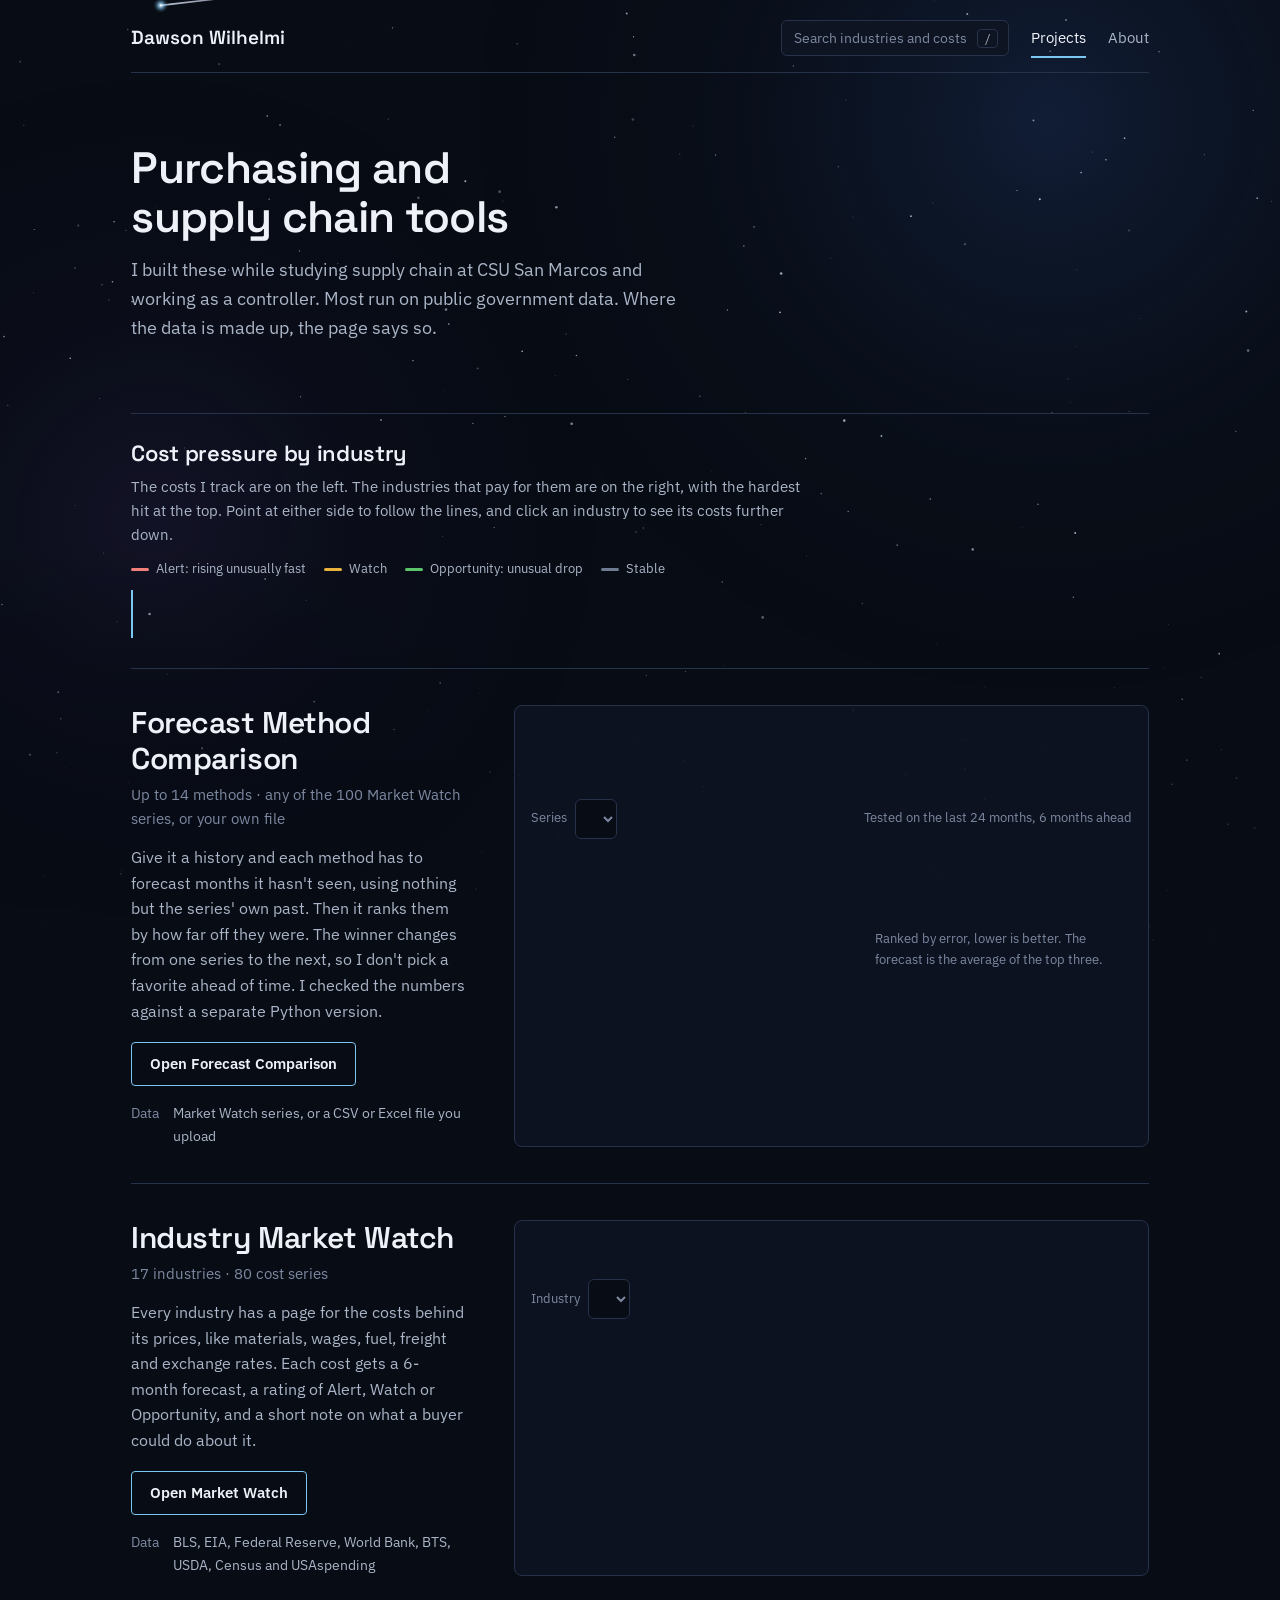
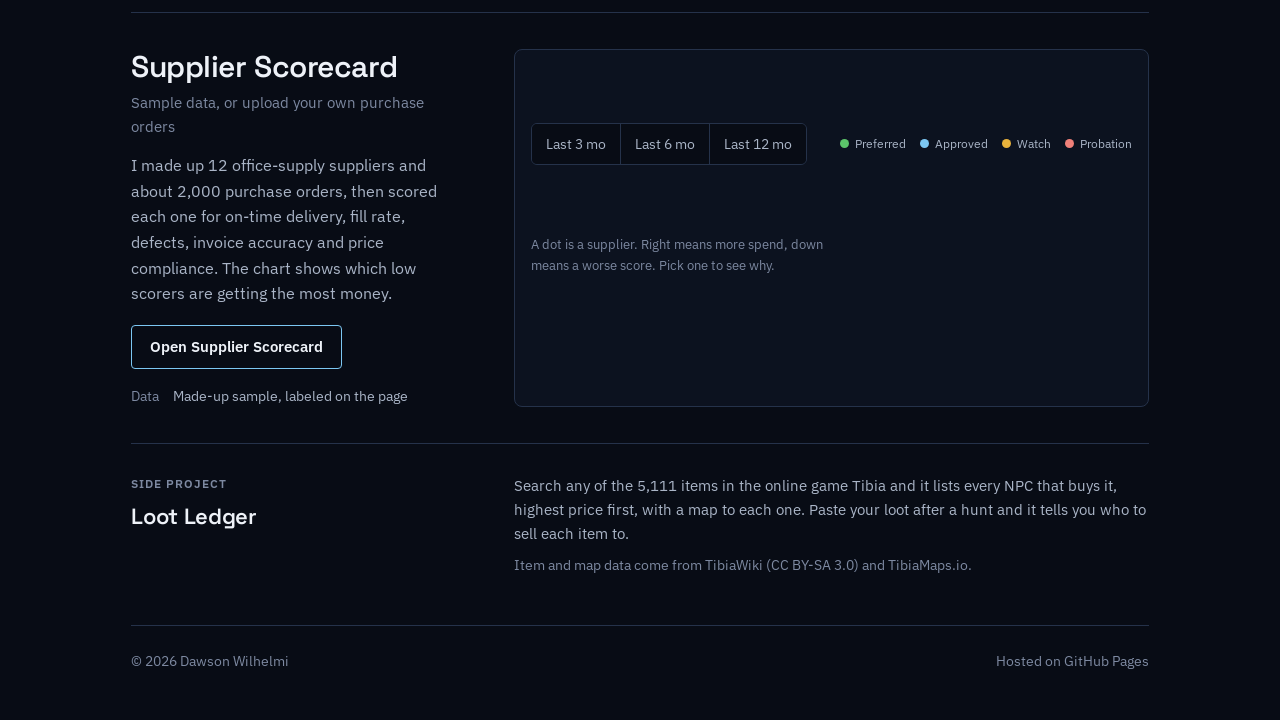
<file: home/template.html>
<!DOCTYPE html>
<html lang="en" data-view="hero">
<head>
<meta charset="utf-8">
<meta name="viewport" content="width=device-width, initial-scale=1">
<title>Dawson Wilhelmi · Projects</title>
<meta name="description" content="Procurement and supply chain analytics projects by Dawson Wilhelmi: forecast method comparison, industry input-cost tracking and supplier scorecard.">
<link rel="icon" href="/favicon.svg" type="image/svg+xml">
<meta property="og:type" content="website">
<meta property="og:site_name" content="Dawson Wilhelmi">
<meta property="og:title" content="Dawson Wilhelmi · Projects">
<meta property="og:description" content="Procurement and supply chain analytics projects by Dawson Wilhelmi: forecast method comparison, industry input-cost tracking and supplier scorecard.">
<meta property="og:url" content="https://dawsonwilhelmi.com/">
<link rel="canonical" href="https://dawsonwilhelmi.com/">
<meta property="og:image" content="https://dawsonwilhelmi.com/og.png">
<meta property="og:image:width" content="1200">
<meta property="og:image:height" content="630">
<meta name="twitter:card" content="summary_large_image">
<link rel="preload" href="/fonts/space-grotesk-latin-wght-normal.woff2" as="font" type="font/woff2" crossorigin>
<link rel="preload" href="/fonts/ibm-plex-sans-latin-400-normal.woff2" as="font" type="font/woff2" crossorigin>
<link rel="stylesheet" href="/fonts/fonts.css">
<link rel="stylesheet" href="/theme.css">
<script>document.documentElement.className = "js";</script>
<style>
/* Built by home/build.py from home/template.html. Edit the template, not index.html.
   Layout: one ruled column on a night-sky ground. A full-width cost map opens the page; each tool row carries a working preview on the right. */
/* colors, fonts, the site header, the skip link and the stars come from /theme.css and /theme.js, the site theme */
h1, h2 { letter-spacing: -0.015em; }
#sky { position: absolute; inset: 0 0 auto 0; width: 100%; height: 980px; pointer-events: none;
  -webkit-mask-image: linear-gradient(#000 55%, transparent); mask-image: linear-gradient(#000 55%, transparent); }
/* without JavaScript the page is the plain list of tools */
#globe { position: absolute; left: 0; top: 0; pointer-events: none; }
html:not(.js) .map, html:not(.js) .try, html:not(.js) .find, html:not(.js) #sky, html:not(.js) #globe { display: none; }
html:not(.js) .tool, html:not(.js) .side { grid-template-columns: 1fr; }
.page { position: relative; } .page > .wrap { position: relative; }
/* a click on About flies the Earth in to San Diego (space.js); the page content steps back while it does */
.page main, .page footer { transition: opacity .45s ease, transform .45s ease; } .page.leaving main, .page.leaving footer { opacity: 0; transform: translateY(8px); }
@media (prefers-reduced-motion: reduce) { .page.leaving main, .page.leaving footer { transform: none; } }
/* Projects and About are two views of this one page (space.js switches them); about/index.html is the same page opened on the About view */
html[data-view="about"] #v-home, html:not([data-view="about"]) #v-about { display: none; }
html[data-view="about"] .find { visibility: hidden; }
* { box-sizing: border-box; min-width: 0; }
body { margin: 0; background: var(--ink); color: var(--paper); font: 16px/1.6 var(--f-body); overflow-x: clip; }
a { color: var(--steel); text-underline-offset: 3px; text-decoration-thickness: 1px; }
:focus-visible { outline: 2px solid var(--steel); outline-offset: 2px; border-radius: 3px; }
.wrap { max-width: 1120px; margin: 0 auto; padding: 0 max(16px, 4vw); }
h1, h2, h3 { font-family: var(--f-head); font-weight: 600; text-wrap: balance; margin: 0; }
p { margin: 0; }
button, select, input { font: inherit; color: inherit; }
.num { font-family: var(--f-num); font-variant-numeric: tabular-nums; }


html:not([data-view="about"]) .site nav a[data-go="hero"], html[data-view="about"] .site nav a[data-go="about"] { color: var(--paper); box-shadow: inset 0 -2px 0 var(--steel); }
.find { display: inline-flex; align-items: center; gap: 10px; min-height: 36px; padding: 0 10px 0 12px; background: var(--ink-2); border: 1px solid var(--rule); border-radius: 6px; color: var(--faint); font-size: 14px; cursor: pointer; }
@media (max-width: 560px) { .find .wide { display: none; } }
.find:hover { border-color: var(--faint); color: var(--pencil); }
.find kbd { font: 12px var(--f-num); border: 1px solid var(--rule); border-radius: 4px; padding: 1px 6px; color: var(--pencil); }

.intro { padding: 44px 0 26px; max-width: 42em; }
html.js .intro { display: flex; flex-direction: column; justify-content: center; min-height: 340px; max-width: 35em; padding: 40px 0; }
@media (max-width: 760px) { html.js .intro { min-height: 300px; } }
.intro h1 { font-size: clamp(30px, 4.4vw, 44px); line-height: 1.12; margin-bottom: 14px; }
.intro p { color: var(--pencil); font-size: 18px; }

/* cost map */
.map { border-top: 1px solid var(--rule); padding: 22px 0 30px; }
.maphead { display: flex; justify-content: space-between; align-items: baseline; gap: 6px 24px; flex-wrap: wrap; margin-bottom: 4px; }
.maphead h2 { font-size: 22px; }
.maphead .asof { color: var(--faint); font-size: 13px; }
.map .lede { color: var(--pencil); font-size: 15px; max-width: 46em; margin-bottom: 12px; }
.legend { display: flex; flex-wrap: wrap; gap: 6px 18px; font-size: 13px; color: var(--pencil); margin-bottom: 8px; }
.legend span { display: inline-flex; align-items: center; gap: 7px; }
.legend i { width: 18px; height: 3px; border-radius: 2px; display: inline-block; }
.stage { position: relative; }
.stage svg { display: block; width: 100%; height: auto; overflow: visible; }
.lk { fill: none; stroke-width: 1; stroke: var(--rule); opacity: .55; transition: opacity .2s; }
.lk.Alert { stroke: var(--alert); opacity: .5; } .lk.Watch { stroke: var(--watch); opacity: .38; } .lk.Opportunity { stroke: var(--opp); opacity: .6; }
.fl { fill: none; stroke-width: 2; stroke-linecap: round; stroke-dasharray: 1 26; opacity: .95; transition: opacity .2s; }
.fl.Alert { stroke: var(--alert); } .fl.Watch { stroke: var(--watch); } .fl.Opportunity { stroke: var(--opp); }
@keyframes flow { to { stroke-dashoffset: -27; } }
@media (prefers-reduced-motion: no-preference) { .fl { animation: flow var(--d, 2s) linear infinite; } }
.dn { fill: var(--stable); } .dn.Alert { fill: var(--alert); } .dn.Watch { fill: var(--watch); } .dn.Opportunity { fill: var(--opp); }
.glab { fill: var(--faint); font: 11px var(--f-body); letter-spacing: .04em; text-transform: uppercase; }
.ilab { fill: var(--pencil); font: 14px var(--f-body); transition: fill .15s; }
.ipct { fill: var(--pencil); font: 13px var(--f-num); }
.inode { fill: var(--ink); stroke: var(--pencil); stroke-width: 1.5; }
.ihit { fill: transparent; cursor: pointer; }
.ihit:focus-visible { outline: 2px solid var(--steel); outline-offset: -1px; }
.irow.sel .ilab { fill: var(--paper); font-weight: 600; } .irow.sel .inode { fill: var(--steel); stroke: var(--steel); }
svg.focus .lk, svg.focus .fl { opacity: .06; } svg.focus .dn { opacity: .25; } svg.focus .irow .ilab, svg.focus .irow .ipct { opacity: .4; }
svg.focus .lk.on { opacity: .9; stroke-width: 1.4; } svg.focus .fl.on { opacity: 1; } svg.focus .dn.on { opacity: 1; } svg.focus .irow.on .ilab, svg.focus .irow.on .ipct { opacity: 1; fill: var(--paper); }
.tip { position: absolute; z-index: 5; pointer-events: none; background: #050810; border: 1px solid var(--rule); border-radius: 6px; padding: 8px 10px; font-size: 13px; line-height: 1.4; color: var(--pencil); max-width: 240px; box-shadow: 0 6px 20px rgba(0,0,0,.35); }
.tip b { color: var(--paper); font-weight: 600; display: block; }
.readout { min-height: 3.2em; margin-top: 10px; font-size: 15px; color: var(--pencil); border-left: 2px solid var(--steel); padding-left: 12px; }
.readout b { color: var(--paper); font-weight: 600; }

/* tool rows */
.tools { border-top: 1px solid var(--rule); }
.tool { display: grid; grid-template-columns: minmax(0, 1fr) minmax(0, 1.9fr); gap: 16px 48px; padding: 36px 0; border-bottom: 1px solid var(--rule); scroll-margin-top: 12px; }
@media (max-width: 900px) { .tool { grid-template-columns: 1fr; } }
.tool h2 { font-size: clamp(24px, 2.8vw, 30px); line-height: 1.2; margin-bottom: 6px; }
.tool h2 a { color: var(--paper); text-decoration: none; }
.tool h2 a:hover { text-decoration: underline; text-decoration-color: var(--steel); }
.meta { font-size: 15px; color: var(--faint); }
.desc { color: var(--pencil); margin: 14px 0 18px; }
.open { display: inline-flex; align-items: center; min-height: 44px; padding: 0 18px; border: 1px solid var(--steel); color: var(--paper); border-radius: 4px; text-decoration: none; font-weight: 600; font-size: 15px; transition: background .15s; }
.open:hover { background: rgba(124, 199, 242, .12); }
dl.facts { display: grid; grid-template-columns: auto minmax(0, 1fr); gap: 4px 14px; font-size: 14px; margin: 16px 0 0; }
dl.facts dt { color: var(--faint); } dl.facts dd { margin: 0; color: var(--pencil); }

.try { background: rgba(14, 20, 34, .82); border: 1px solid var(--rule); border-radius: 8px; padding: 16px; display: grid; gap: 14px; }
.bar { display: flex; flex-wrap: wrap; gap: 10px 14px; align-items: center; justify-content: space-between; }
.bar label { font-size: 13px; color: var(--faint); display: inline-flex; align-items: center; gap: 8px; }
select { background: var(--ink); border: 1px solid var(--rule); border-radius: 6px; padding: 8px 10px; min-height: 40px; max-width: 100%; }
.seg { display: inline-flex; border: 1px solid var(--rule); border-radius: 6px; overflow: hidden; }
.seg button { background: var(--ink); border: 0; border-left: 1px solid var(--rule); padding: 0 14px; min-height: 40px; color: var(--pencil); cursor: pointer; font-size: 14px; }
.seg button:first-child { border-left: 0; }
.seg button[aria-pressed="true"] { background: var(--steel); color: #10151a; font-weight: 600; }
.cap { font-size: 13px; color: var(--faint); }

.sig { display: inline-flex; align-items: center; gap: 6px; font-size: 13px; color: var(--pencil); white-space: nowrap; }
.sig i { width: 16px; height: 16px; border-radius: 50%; display: inline-grid; place-items: center; font: 700 10px var(--f-body); font-style: normal; color: #10151a; background: var(--stable); }
.sig.Alert i { background: var(--alert); } .sig.Watch i { background: var(--watch); } .sig.Opportunity i { background: var(--opp); }
.chg { white-space: nowrap; } .chg .a { font-size: 10px; margin-right: 3px; } .chg.up .a { color: var(--alert); } .chg.dn2 .a { color: var(--opp); } .chg.fl2 .a { color: var(--faint); }

.drivers { display: grid; }
.drv { display: grid; grid-template-columns: minmax(0, 1fr) 96px 78px 100px; gap: 10px; align-items: center; text-align: left; background: none; border: 0; border-top: 1px solid var(--rule); padding: 8px 8px; min-height: 44px; cursor: pointer; border-radius: 0; }
.drv:first-child { border-top: 0; }
.drv:hover { background: var(--ink-3); }
.drv[aria-pressed="true"] { background: var(--ink-3); box-shadow: inset 2px 0 0 var(--steel); }
.drv .nm { font-size: 14px; color: var(--paper); overflow: hidden; text-overflow: ellipsis; white-space: nowrap; }
.drv .chg { font-size: 13px; text-align: right; }
.drv svg { display: block; }
@media (max-width: 520px) { .drv { grid-template-columns: minmax(0, 1fr) 78px 72px; } .drv .sig { display: none; } .drv svg { width: 72px; } }

.chartbox { position: relative; }
.chartbox h3 { font: 600 14px var(--f-body); color: var(--paper); margin-bottom: 2px; }
.chartbox svg { display: block; width: 100%; height: auto; overflow: visible; touch-action: pan-y; }
.ax { fill: var(--faint); font: 11px var(--f-num); }
.grid { stroke: var(--rule); stroke-width: 1; opacity: .6; }

.split { display: grid; grid-template-columns: minmax(0, 1.25fr) minmax(0, 1fr); gap: 18px 24px; align-items: start; }
@media (max-width: 640px) { .split { grid-template-columns: 1fr; } }
.kp h3 { font: 600 15px var(--f-body); color: var(--paper); }
.kp .who { font-size: 13px; color: var(--pencil); margin: 2px 0 10px; }
.kpi { display: grid; grid-template-columns: minmax(0, 1fr) auto; gap: 2px 10px; font-size: 13px; color: var(--pencil); margin-top: 8px; }
.kpi .track { grid-column: 1 / -1; height: 6px; border-radius: 3px; background: var(--ink); overflow: hidden; }
.kpi .track i { display: block; height: 100%; border-radius: 3px; background: var(--steel); transition: width .35s; }
.dot { stroke: var(--ink-2); stroke-width: 2; cursor: pointer; transition: r .15s; }
.dot.Preferred { fill: var(--opp); } .dot.Approved { fill: var(--steel); } .dot.Watch { fill: var(--watch); } .dot.Probation { fill: var(--alert); }
.tiers { display: flex; flex-wrap: wrap; gap: 4px 14px; font-size: 12px; color: var(--pencil); }
.tiers span { display: inline-flex; align-items: center; gap: 6px; } .tiers i { width: 9px; height: 9px; border-radius: 50%; }

.race { display: grid; position: relative; }
.mrow { display: grid; grid-template-columns: 20px minmax(0, 1fr) 46px; gap: 2px 8px; align-items: center; font-size: 13px; color: var(--pencil); padding: 3px 0; }
.mrow .rk { color: var(--faint); text-align: right; } .mrow .mn { overflow: hidden; text-overflow: ellipsis; white-space: nowrap; }
.mrow .mb { grid-column: 2 / 4; height: 4px; border-radius: 2px; background: var(--ink); } .mrow .mb i { display: block; height: 100%; border-radius: 2px; background: var(--stable); transition: width .4s; }
.mrow.in .mn { color: var(--paper); font-weight: 600; } .mrow.in .mb i { background: var(--steel); }
.mrow .er { text-align: right; }

.side { padding: 30px 0 8px; display: grid; grid-template-columns: minmax(0, 1fr) minmax(0, 1.9fr); gap: 12px 48px; }
@media (max-width: 900px) { .side { grid-template-columns: 1fr; } }
.side .kicker { font-size: 12px; letter-spacing: .08em; text-transform: uppercase; color: var(--faint); font-weight: 600; margin-bottom: 6px; }
.side h2 { font-size: 22px; } .side h2 a { color: var(--paper); text-decoration: none; }
.side p { color: var(--pencil); font-size: 15px; } .side p + p { margin-top: 8px; font-size: 14px; color: var(--faint); }
footer { margin-top: 40px; padding: 24px 0 48px; border-top: 1px solid var(--rule); color: var(--faint); font-size: 14px; display: flex; justify-content: space-between; flex-wrap: wrap; gap: 8px; }

dialog.pal { background: var(--ink-2); color: var(--paper); border: 1px solid var(--rule); border-radius: 10px; padding: 0; width: min(560px, calc(100vw - 32px)); margin-top: 12vh; box-shadow: 0 20px 60px rgba(0,0,0,.5); }
dialog.pal::backdrop { background: rgba(8, 10, 12, .6); }
.pal input { width: 100%; background: none; border: 0; border-bottom: 1px solid var(--rule); padding: 16px; font-size: 17px; outline: none; }
.pal ul { list-style: none; margin: 0; padding: 6px; max-height: min(52vh, 380px); overflow: auto; }
.pal li { display: flex; justify-content: space-between; gap: 12px; padding: 9px 10px; border-radius: 6px; cursor: pointer; font-size: 15px; }
.pal li[aria-selected="true"] { background: var(--ink-3); box-shadow: inset 2px 0 0 var(--steel); }
.pal li small { color: var(--faint); font-size: 12px; white-space: nowrap; }
.pal .hint { padding: 8px 16px 12px; font-size: 12px; color: var(--faint); border-top: 1px solid var(--rule); }

/* About view */
#v-about .row { display: grid; grid-template-columns: minmax(0, 1fr) minmax(0, 1.45fr); gap: 12px 48px; padding: 34px 0; border-top: 1px solid var(--rule); }
@media (max-width: 820px) { #v-about .row { grid-template-columns: 1fr; } }
#v-about .row h2 { font-size: clamp(22px, 2.6vw, 26px); line-height: 1.2; }
#v-about dl.facts { display: block; font-size: 16px; margin: 0; }
#v-about dl.facts div { display: grid; grid-template-columns: 7.5em minmax(0, 1fr); gap: 4px 14px; padding: 10px 0; border-bottom: 1px solid var(--rule); }
#v-about dl.facts div:first-child { padding-top: 0; }
#v-about dl.facts div:last-child { border-bottom: 0; padding-bottom: 0; }
#v-about dl.facts dt { color: var(--faint); font-size: 15px; } #v-about dl.facts dd { margin: 0; color: var(--paper); }
@media (max-width: 520px) { #v-about dl.facts div { grid-template-columns: 1fr; gap: 0; } #v-about dl.facts dt { font-size: 14px; } }
#v-about .plain { margin: 0; padding-left: 18px; color: var(--pencil); }
#v-about .plain li { margin: 0 0 6px; }
#v-about .skills { display: grid; grid-template-columns: repeat(auto-fit, minmax(200px, 1fr)); gap: 20px 32px; }
#v-about .skills h3 { font: 600 13px/1.6 var(--f-body); letter-spacing: .08em; text-transform: uppercase; color: var(--faint); margin: 0 0 8px; }
#v-about .skills ul { margin: 0; padding: 0; list-style: none; }
#v-about .skills li { padding: 7px 0; border-bottom: 1px solid var(--rule); color: var(--pencil); font-size: 15px; }
#v-about .skills li:last-child { border-bottom: 0; }
@media (prefers-reduced-motion: reduce) { * { transition: none !important; } }
</style>
</head>
<body>
<a class="dw-skip" href="#main">Skip to content</a>
<div class="page"><canvas id="sky" aria-hidden="true"></canvas><canvas id="globe" aria-hidden="true"></canvas>
<div class="wrap">
  <header class="site dw-site">
    <a class="dw-me" href="/" data-go="hero">Dawson Wilhelmi</a>
    <nav aria-label="Site">
      <button class="find" id="find" type="button" aria-haspopup="dialog"><span>Search<span class="wide"> industries and costs</span></span><kbd>/</kbd></button>
      <a href="/" data-go="hero">Projects</a><a href="/about/" data-go="about">About</a>
    </nav>
  </header>

  <main id="main" tabindex="-1">
  <div id="v-home">
  <section class="intro">
    <h1>Purchasing and supply chain tools</h1>
    <p>I built these while studying supply chain at CSU San Marcos and working as a controller. Most run on public government data. Where the data is made up, the page says so.</p>
  </section>

  <section class="map" aria-labelledby="map-h">
    <div class="maphead"><h2 id="map-h">Cost pressure by industry</h2><span class="asof" id="asof"></span></div>
    <p class="lede">The costs I track are on the left. The industries that pay for them are on the right, with the hardest hit at the top. Point at either side to follow the lines, and click an industry to see its costs further down.</p>
    <div class="legend" aria-hidden="true">
      <span><i style="background:var(--alert)"></i>Alert: rising unusually fast</span>
      <span><i style="background:var(--watch)"></i>Watch</span>
      <span><i style="background:var(--opp)"></i>Opportunity: unusual drop</span>
      <span><i style="background:var(--stable)"></i>Stable</span>
    </div>
    <div class="stage" id="stage"></div>
    <p class="readout" id="readout" aria-live="polite"></p>
  </section>

  <div class="tools">
    <article class="tool" id="t-fc">
      <div class="name">
        <h2><a href="/forecast-compare/">Forecast Method Comparison</a></h2>
        <p class="meta">Up to 14 methods · any of the 100 Market Watch series, or your own file</p>
        <p class="desc">Give it a history and each method has to forecast months it hasn't seen, using nothing but the series' own past. Then it ranks them by how far off they were. The winner changes from one series to the next, so I don't pick a favorite ahead of time. I checked the numbers against a separate Python version.</p>
        <a class="open" href="/forecast-compare/">Open Forecast Comparison</a>
        <dl class="facts"><dt>Data</dt><dd>Market Watch series, or a CSV or Excel file you upload</dd></dl>
      </div>
      <div class="try">
        <div class="bar"><label>Series <select id="fc-ser"></select></label><span class="cap">Tested on the last 24 months, 6 months ahead</span></div>
        <div class="split">
          <div class="chartbox"><h3 id="fc-ct"></h3><p class="cap" id="fc-cs"></p><div id="fc-chart"></div></div>
          <div><p class="cap" style="margin-bottom:6px">Ranked by error, lower is better. The forecast is the average of the top three.</p><div class="race" id="fc-race"></div></div>
        </div>
      </div>
    </article>

    <article class="tool" id="t-mw">
      <div class="name">
        <h2><a href="/market-watch/">Industry Market Watch</a></h2>
        <p class="meta" id="mw-meta">17 industries · 80 cost series</p>
        <p class="desc">Every industry has a page for the costs behind its prices, like materials, wages, fuel, freight and exchange rates. Each cost gets a 6-month forecast, a rating of Alert, Watch or Opportunity, and a short note on what a buyer could do about it.</p>
        <a class="open" id="mw-open" href="/market-watch/">Open Market Watch</a>
        <dl class="facts"><dt>Data</dt><dd>BLS, EIA, Federal Reserve, World Bank, BTS, USDA, Census and USAspending</dd></dl>
      </div>
      <div class="try">
        <div class="bar"><label>Industry <select id="mw-ind"></select></label><span class="cap" id="mw-sum"></span></div>
        <div class="drivers" id="mw-list"></div>
        <div class="chartbox"><h3 id="mw-ct"></h3><p class="cap" id="mw-cs"></p><div id="mw-chart"></div></div>
      </div>
    </article>

    <article class="tool" id="t-sc">
      <div class="name">
        <h2><a href="/supplier-scorecard/">Supplier Scorecard</a></h2>
        <p class="meta">Sample data, or upload your own purchase orders</p>
        <p class="desc">I made up 12 office-supply suppliers and about 2,000 purchase orders, then scored each one for on-time delivery, fill rate, defects, invoice accuracy and price compliance. The chart shows which low scorers are getting the most money.</p>
        <a class="open" href="/supplier-scorecard/">Open Supplier Scorecard</a>
        <dl class="facts"><dt>Data</dt><dd>Made-up sample, labeled on the page</dd></dl>
      </div>
      <div class="try">
        <div class="bar"><div class="seg" id="sc-per" role="group" aria-label="Period"><button type="button" data-m="3">Last 3 mo</button><button type="button" data-m="6">Last 6 mo</button><button type="button" data-m="12">Last 12 mo</button></div>
          <div class="tiers" aria-hidden="true"><span><i style="background:var(--opp)"></i>Preferred</span><span><i style="background:var(--steel)"></i>Approved</span><span><i style="background:var(--watch)"></i>Watch</span><span><i style="background:var(--alert)"></i>Probation</span></div></div>
        <div class="split">
          <div class="chartbox"><div id="sc-chart"></div><p class="cap">A dot is a supplier. Right means more spend, down means a worse score. Pick one to see why.</p></div>
          <div class="kp" id="sc-kp" aria-live="polite"></div>
        </div>
      </div>
    </article>

  </div>

  <section class="side">
    <div class="name">
      <p class="kicker">Side project</p>
      <h2><a href="/loot-ledger/">Loot Ledger</a></h2>
    </div>
    <div class="body">
      <p>Search any of the 5,111 items in the online game Tibia and it lists every NPC that buys it, highest price first, with a map to each one. Paste your loot after a hunt and it tells you who to sell each item to.</p>
      <p>Item and map data come from TibiaWiki (CC BY-SA 3.0) and TibiaMaps.io.</p>
    </div>
  </section>
  </div>

  <div id="v-about">
  <section class="intro">
    <h1>About</h1>
    <p>Controller at an office furniture company and supply chain student, graduating December 2026.</p>
  </section>

  <section class="row">
    <h2>Background</h2>
    <dl class="facts">
      <div><dt>Now</dt><dd>Controller, Raymond Allyn Business Supplies</dd></div>
      <div><dt>Education</dt><dd>Supply chain degree, California State University San Marcos · Graduating Dec 2026</dd></div>
      <div><dt>Focus</dt><dd>Supplier performance, spend analysis, cost forecasting</dd></div>
      <div><dt>Location</dt><dd>San Diego County, CA</dd></div>
      <div><dt>LinkedIn</dt><dd><a href="https://www.linkedin.com/in/dawsonwilhelmi/" rel="me">linkedin.com/in/dawsonwilhelmi</a></dd></div>
    </dl>
  </section>

  <section class="row">
    <h2>How these projects are built</h2>
    <ul class="plain">
      <li>Each one starts from a purchasing or cost question.</li>
      <li>Data comes from official publishers, credited by name. Sample data is labeled as sample.</li>
      <li>Results are checked against the source data with a separate Python calculation.</li>
      <li>Code and data work are done with AI assistance.</li>
    </ul>
  </section>

  <section class="row" id="skills">
    <h2>Skills</h2>
    <div class="skills">
      <div><h3>Procurement &amp; finance</h3><ul><li>Vendor management &amp; supplier evaluation</li><li>Spend tracking &amp; analysis</li><li>SAP Ariba supplier invoicing</li><li>QuickBooks, payroll and California sales tax returns</li><li>Watching bank payments for fraud</li></ul></div>
      <div><h3>Analytics</h3><ul><li>Python (pandas, data cleaning, forecasting)</li><li>KPI &amp; scorecard design</li><li>Market &amp; cost index tracking</li><li>Dashboards (HTML / JavaScript)</li><li>Excel</li></ul></div>
      <div><h3>Operations</h3><ul><li>Process documentation</li><li>Automation with GitHub Actions</li></ul></div>
    </div>
  </section>
  </div>
  </main>

  <footer><span>© 2026 Dawson Wilhelmi</span><span>Hosted on GitHub Pages</span></footer>
</div>
</div>

<dialog class="pal" id="pal" aria-label="Search">
  <input id="pal-q" type="search" placeholder="Search a tool, an industry or a cost, like diesel or copper" autocomplete="off" aria-controls="pal-list">
  <ul id="pal-list" role="listbox"></ul>
  <div class="hint">Up and down to move, Enter to open, Esc to close</div>
</dialog>

<script src="/theme.js"></script>
<script src="/space.js"></script>
<script>
const D = /*__DATA__*/null;   // build.py puts the data here
const $ = id => document.getElementById(id);
const esc = s => String(s).replace(/[&<>"]/g, c => ({ "&": "&amp;", "<": "&lt;", ">": "&gt;", '"': "&quot;" }[c]));
const MON = ["Jan", "Feb", "Mar", "Apr", "May", "Jun", "Jul", "Aug", "Sep", "Oct", "Nov", "Dec"];
const mAdd = (ym, k) => { let [y, m] = ym.split("-").map(Number); m += k - 1; y += Math.floor(m / 12); m = ((m % 12) + 12) % 12; return y + "-" + String(m + 1).padStart(2, "0"); };
const mLab = ym => MON[+ym.slice(5) - 1] + " " + ym.slice(0, 4);
const pct = v => (v > 0 ? "+" : v < 0 ? "−" : "") + Math.abs(v).toFixed(1) + "%";
function fmt(v, u) {
  if (u === "index") return v.toFixed(1);
  if (u === "units") return Math.round(v).toLocaleString("en-US");
  if (u[0] === "$") return "$" + (Math.abs(v) >= 1000 ? Math.round(v).toLocaleString("en-US") : v.toFixed(2)) + u.slice(1);
  return (Math.abs(v) >= 100 ? v.toFixed(1) : v.toFixed(Math.abs(v) < 10 ? 3 : 2)) + " " + u;
}
const SIGC = { Alert: "!", Watch: "▲", Opportunity: "↓", Stable: "–" };
const sigHtml = s => `<span class="sig ${s}"><i aria-hidden="true">${SIGC[s]}</i>${s}</span>`;
const chgHtml = v => `<span class="chg num ${v > 0.05 ? "up" : v < -0.05 ? "dn2" : "fl2"}"><span class="a" aria-hidden="true">${v > 0.05 ? "▲" : v < -0.05 ? "▼" : "●"}</span>${pct(v)}</span>`;
const reduce = matchMedia("(prefers-reduced-motion: reduce)").matches;
const state = { ind: null, drv: null, per: 6, sup: null, fc: 0 };

/* ---------- shared line chart: history, forecast band, crosshair ---------- */
function lineChart(el, o) {
  const W = Math.max(260, el.clientWidth), H = o.h || 190, L = 52, R = 10, T = 12, B = 24;
  const n = o.vals.length, fc = o.fc || [], N = n + fc.length;
  const all = o.vals.concat(fc.flatMap(f => [f[1], f[2]]));
  let lo = Math.min(...all), hi = Math.max(...all); const pad = (hi - lo) * 0.08 || 1; lo -= pad; hi += pad;
  const x = i => L + (W - L - R) * i / (N - 1), y = v => T + (H - T - B) * (1 - (v - lo) / (hi - lo));
  const step = (() => { const raw = (hi - lo) / 3, p = Math.pow(10, Math.floor(Math.log10(raw))), f = raw / p; return (f < 1.5 ? 1 : f < 3.5 ? 2 : f < 7.5 ? 5 : 10) * p; })();
  let g = "";
  for (let t = Math.ceil(lo / step) * step; t <= hi; t += step) g += `<line class="grid" x1="${L}" x2="${W - R}" y1="${y(t)}" y2="${y(t)}"/><text class="ax" x="${L - 8}" y="${y(t) + 4}" text-anchor="end">${esc(o.tick ? o.tick(t) : (Math.abs(t) >= 1000 ? Math.round(t).toLocaleString("en-US") : +t.toFixed(2)))}</text>`;
  for (let i = 0; i < N; i++) { const ym = mAdd(o.start, i); if (ym.slice(5) === "01" && x(i) > L + 14 && x(i) < W - R - 14) g += `<text class="ax" x="${x(i)}" y="${H - 6}" text-anchor="middle">${ym.slice(0, 4)}</text>`; }
  const path = o.vals.map((v, i) => (i ? "L" : "M") + x(i).toFixed(1) + " " + y(v).toFixed(1)).join("");
  let f = "";
  if (fc.length) {
    const pts = [[n - 1, o.vals[n - 1], o.vals[n - 1], o.vals[n - 1]]].concat(fc.map((q, k) => [n + k, q[0], q[1], q[2]]));
    f = `<path d="${pts.map((p, i) => (i ? "L" : "M") + x(p[0]).toFixed(1) + " " + y(p[3]).toFixed(1)).join("") + pts.slice().reverse().map(p => "L" + x(p[0]).toFixed(1) + " " + y(p[2]).toFixed(1)).join("")}Z" fill="var(--steel)" opacity=".16"/>
      <path d="${pts.map((p, i) => (i ? "L" : "M") + x(p[0]).toFixed(1) + " " + y(p[1]).toFixed(1)).join("")}" fill="none" stroke="var(--steel)" stroke-width="2" stroke-dasharray="4 4"/>
      <line x1="${x(n - 1)}" x2="${x(n - 1)}" y1="${T}" y2="${H - B}" stroke="var(--faint)" stroke-dasharray="2 3"/>
      <text class="ax" x="${x(n - 1) + 6}" y="${T + 8}">forecast</text>`;
  }
  el.innerHTML = `<svg viewBox="0 0 ${W} ${H}" role="img" aria-label="${esc(o.aria)}">${g}${f}
    <path d="${path}" fill="none" stroke="var(--paper)" stroke-width="2" stroke-linejoin="round"/>
    <circle cx="${x(n - 1)}" cy="${y(o.vals[n - 1])}" r="4" fill="var(--paper)" stroke="var(--ink-2)" stroke-width="2"/>
    <g class="ch" style="display:none"><line y1="${T}" y2="${H - B}" stroke="var(--faint)"/><circle r="4.5" fill="var(--steel)" stroke="var(--ink-2)" stroke-width="2"/></g>
    <rect x="${L}" y="${T}" width="${W - L - R}" height="${H - T - B}" fill="transparent"/></svg><div class="tip" hidden></div>`;
  const svg = el.firstChild, ch = svg.querySelector(".ch"), tip = el.lastChild;
  const move = e => {
    const r = svg.getBoundingClientRect(), px = (e.clientX - r.left) * W / r.width;
    const i = Math.max(0, Math.min(N - 1, Math.round((px - L) / (W - L - R) * (N - 1))));
    const isF = i >= n, v = isF ? fc[i - n][0] : o.vals[i];
    ch.style.display = ""; ch.firstChild.setAttribute("x1", x(i)); ch.firstChild.setAttribute("x2", x(i));
    ch.lastChild.setAttribute("cx", x(i)); ch.lastChild.setAttribute("cy", y(v));
    tip.hidden = false;
    tip.innerHTML = `<b>${mLab(mAdd(o.start, i))}${isF ? " (forecast)" : ""}</b><span class="num">${esc(fmt(v, o.unit))}</span>${isF ? `<br>8 in 10 range: <span class="num">${esc(fmt(fc[i - n][1], o.unit))} to ${esc(fmt(fc[i - n][2], o.unit))}</span>` : ""}`;
    const sx = x(i) * r.width / W, left = sx > r.width / 2 ? sx - tip.offsetWidth - 12 : sx + 12;
    tip.style.left = Math.max(0, left) + "px"; tip.style.top = "4px";
  };
  svg.addEventListener("pointermove", move); svg.addEventListener("pointerdown", move);
  svg.addEventListener("pointerleave", () => { ch.style.display = "none"; tip.hidden = true; });
}
function spark(vals, fc, sig) {
  const W = 100, H = 26, all = vals.concat(fc.map(f => f[0])), lo = Math.min(...all), hi = Math.max(...all), N = all.length;
  const x = i => 2 + (W - 4) * i / (N - 1), y = v => 3 + (H - 6) * (1 - (v - lo) / ((hi - lo) || 1));
  const d = a => a.map((p, i) => (i ? "L" : "M") + x(p[0]).toFixed(1) + " " + y(p[1]).toFixed(1)).join("");
  const n = vals.length;
  return `<svg viewBox="0 0 ${W} ${H}" width="100" height="26" aria-hidden="true"><path d="${d(vals.map((v, i) => [i, v]))}" fill="none" stroke="var(--pencil)" stroke-width="1.5"/><path d="${d([[n - 1, vals[n - 1]]].concat(fc.map((f, k) => [n + k, f[0]])))}" fill="none" stroke="var(--steel)" stroke-width="1.5" stroke-dasharray="2 2"/><circle cx="${x(n - 1)}" cy="${y(vals[n - 1])}" r="2.5" class="dn ${sig}"/></svg>`;
}

/* ---------- cost map ---------- */
const GROUPS = ["Energy", "Commodities", "Materials", "Freight & services", "Labor", "Currency"];
const SHORT = { "Food & beverage manufacturing": "Food & beverage", "Electronics & semiconductors": "Electronics & semis", "Airlines, air cargo & ocean": "Air cargo & ocean", "Machinery & metal fabrication": "Machinery & metals", "Retail & e-commerce fulfillment": "Retail & e-commerce", "Restaurants & food service": "Restaurants" };
let inds, drivers;
function indexMW() {
  inds = D.ind.slice().sort((a, b) => b.p12 - a.p12);
  const used = new Set(inds.flatMap(i => i.s));
  drivers = GROUPS.flatMap(g => Object.keys(D.series).filter(k => used.has(k) && D.series[k].g === g).sort((a, b) => D.series[b].m12 - D.series[a].m12));
}
indexMW();
function drawMap() {
  const st = $("stage"), W = Math.max(300, st.clientWidth), narrow = W < 640, rowH = narrow ? 25 : 27, H = inds.length * rowH + 16;
  const xd = narrow ? 80 : 150, labW = narrow ? 198 : 300, xi = W - labW;
  const slots = drivers.length + (GROUPS.length - 1) * 2, sp = (H - 20) / (slots - 1);
  const dy = {}; let slot = 0, glabs = "";
  GROUPS.forEach((g, gi) => { const ks = drivers.filter(k => D.series[k].g === g); if (!ks.length) return;
    const y0 = 10 + slot * sp; ks.forEach(k => { dy[k] = 10 + slot * sp; slot++; }); const y1 = 10 + (slot - 1) * sp; slot += 2;
    glabs += `<text class="glab" x="${xd - 12}" y="${(y0 + y1) / 2 + 4}" text-anchor="end">${esc(narrow && g === "Freight & services" ? "Freight" : g)}</text><line x1="${xd - 6}" x2="${xd - 6}" y1="${y0 - 2}" y2="${y1 + 2}" stroke="var(--rule)"/>`; });
  const iy = i => 8 + rowH * i + rowH / 2;
  let links = "", flows = "", nodes = "", rows = "";
  inds.forEach((d, i) => d.s.forEach(k => { const s = D.series[k], y0 = dy[k], y1 = iy(i), mx = (xd + xi) / 2;
    const p = `M${xd + 5} ${y0.toFixed(1)}C${mx} ${y0.toFixed(1)} ${mx} ${y1} ${xi - 9} ${y1}`;
    links += `<path class="lk ${s.sig}" d="${p}" data-s="${k}" data-i="${d.slug}"/>`;
    if (s.sig !== "Stable") flows += `<path class="fl ${s.sig}" d="${p}" data-s="${k}" data-i="${d.slug}" style="--d:${Math.max(0.9, 3.2 - Math.min(2.2, Math.abs(s.m12) / 12)).toFixed(2)}s"/>`; }));
  drivers.forEach(k => { nodes += `<circle class="dn ${D.series[k].sig}" cx="${xd}" cy="${dy[k].toFixed(1)}" r="${Math.min(3, sp * 0.42).toFixed(1)}" data-s="${k}"/>`; });
  inds.forEach((d, i) => { const nm = narrow ? (SHORT[d.name] || d.name) : d.name;
    rows += `<g class="irow${d.slug === state.ind ? " sel" : ""}" data-i="${d.slug}"><circle class="inode" cx="${xi}" cy="${iy(i)}" r="5"/><text class="ilab" x="${xi + 14}" y="${iy(i) + 5}"${narrow ? ' style="font-size:12.5px"' : ""}>${esc(nm)}</text><text class="ipct" x="${W}" y="${iy(i) + 5}" text-anchor="end">${pct(d.p12)}</text>
      <rect class="ihit" x="${xi - 10}" y="${iy(i) - rowH / 2}" width="${labW + 10}" height="${rowH}" tabindex="0" role="button" aria-label="${esc(d.name)}: typical cost ${pct(d.p12)} over 12 months, ${d.a} on Alert. Show in the preview."/></g>`; });
  st.innerHTML = `<svg viewBox="0 0 ${W} ${H}" role="group" aria-label="Map of ${drivers.length} cost series feeding ${inds.length} industries">${glabs}${links}${flows}${nodes}${rows}<rect id="dhit" x="0" y="0" width="${xd + 14}" height="${H}" fill="transparent"/></svg><div class="tip" hidden></div>`;
  const svg = st.firstChild, tip = st.lastChild;
  const indLine = (d, top) => `<b>${esc(d.name)}.</b> ${d.s.length} costs, and the typical one is ${pct(d.p12)} over 12 months. ${d.a} on Alert, ${d.w} on Watch${d.o ? ", " + d.o + " on Opportunity" : ""}.${top.m12 > 0 ? ` Up the most: ${esc(top.n)} (${pct(top.m12)}).` : ""}`;
  const focus = (sel, on) => { svg.classList.toggle("focus", !!sel); svg.querySelectorAll(".on").forEach(e => e.classList.remove("on")); if (sel) svg.querySelectorAll(sel).forEach(e => e.classList.add("on")); if (on) on(); };
  const overInd = d => { focus(`[data-i="${d.slug}"]`, () => d.s.forEach(k => svg.querySelector(`.dn[data-s="${k}"]`).classList.add("on")));
    const top = D.series[d.s.slice().sort((a, b) => D.series[b].m12 - D.series[a].m12)[0]];
    $("readout").innerHTML = indLine(d, top); };
  const rest = () => { focus(null); tip.hidden = true; overIndRest(); };
  const overIndRest = () => { const d = inds.find(q => q.slug === state.ind); if (d) { const top = D.series[d.s.slice().sort((a, b) => D.series[b].m12 - D.series[a].m12)[0]];
    $("readout").innerHTML = indLine(d, top); } };
  svg.querySelectorAll(".irow").forEach(g => { const d = inds.find(q => q.slug === g.dataset.i), hit = g.querySelector(".ihit");
    hit.addEventListener("pointerenter", () => overInd(d)); hit.addEventListener("focus", () => overInd(d));
    hit.addEventListener("pointerleave", rest); hit.addEventListener("blur", rest);
    const pick = () => { setInd(d.slug, true); };
    hit.addEventListener("click", pick); hit.addEventListener("keydown", e => { if (e.key === "Enter" || e.key === " ") { e.preventDefault(); pick(); } }); });
  const dh = svg.querySelector("#dhit");
  const overDrv = e => { const r = svg.getBoundingClientRect(), py = (e.clientY - r.top) * H / r.height;
    let best = drivers[0]; drivers.forEach(k => { if (Math.abs(dy[k] - py) < Math.abs(dy[best] - py)) best = k; });
    const s = D.series[best], feeds = inds.filter(d => d.s.includes(best));
    focus(`[data-s="${best}"]`, () => feeds.forEach(d => svg.querySelector(`.irow[data-i="${d.slug}"]`).classList.add("on")));
    tip.hidden = false; tip.innerHTML = `<b>${esc(s.n)}</b>${sigHtml(s.sig)}<br><span class="num">${esc(fmt(s.l, s.u))}</span> in ${mLab(s.lm)}<br><span class="num">${pct(s.raw12)}</span> over 12 months<br>Feeds ${feeds.length} ${feeds.length === 1 ? "industry" : "industries"}`;
    tip.style.left = ((xd + 16) * r.width / W) + "px"; tip.style.top = Math.max(0, Math.min(r.height - tip.offsetHeight, dy[best] * r.height / H - 20)) + "px"; return best; };
  dh.addEventListener("pointermove", overDrv); dh.addEventListener("pointerleave", rest);
  dh.addEventListener("click", e => { const k = overDrv(e), d = inds.find(q => q.s.includes(k)); if (d) { setInd(inds.find(q => q.slug === state.ind && q.s.includes(k)) ? state.ind : d.slug, true, k); } });
  overIndRest();
}

/* ---------- Market Watch preview ---------- */
function setInd(slug, scroll, drv) {
  state.ind = slug; const d = inds.find(q => q.slug === slug);
  state.drv = drv && d.s.includes(drv) ? drv : d.s.slice().sort((a, b) => Math.abs(D.series[b].m12) - Math.abs(D.series[a].m12))[0];
  $("mw-ind").value = slug; renderMW();
  document.querySelectorAll("#stage .irow").forEach(g => g.classList.toggle("sel", g.dataset.i === slug));
  if (scroll) $("t-mw").scrollIntoView({ behavior: reduce ? "auto" : "smooth", block: "start" });
}
function renderMW() {
  const d = inds.find(q => q.slug === state.ind);
  $("mw-sum").textContent = `${d.a} Alert · ${d.w} Watch · ${d.o} Opportunity`;
  $("mw-open").textContent = "Open " + (SHORT[d.name] || d.name); $("mw-open").href = "/market-watch/" + d.slug + "/";
  const ord = d.s.slice().sort((a, b) => D.series[b].m12 - D.series[a].m12);
  $("mw-list").innerHTML = ord.map(k => { const s = D.series[k];
    return `<button type="button" class="drv" data-s="${k}" aria-pressed="${k === state.drv}"><span class="nm">${esc(s.n)}</span>${sigHtml(s.sig)}${chgHtml(s.m12)}${spark(s.h, s.f, s.sig)}</button>`; }).join("");
  const s = D.series[state.drv];
  $("mw-ct").textContent = s.n;
  $("mw-cs").innerHTML = `<span class="num">${esc(fmt(s.l, s.u))}</span> in ${mLab(s.lm)} · <span class="num">${pct(s.raw12)}</span> over 12 months${s.p12 !== null ? " · a bigger 12-month move than " + s.p12 + " of every 100 since 2004" : ""}`;
  lineChart($("mw-chart"), { vals: s.h, start: s.h0, fc: s.f, unit: s.u, aria: `${s.n}, last 48 months and a 6-month forecast` });
}
$("mw-list").addEventListener("click", e => { const b = e.target.closest(".drv"); if (b) { state.drv = b.dataset.s; renderMW(); } });

/* ---------- Supplier Scorecard preview ---------- */
function renderSC() {
  const P = D.sc[state.per], rows = P.rows, el = $("sc-chart");
  document.querySelectorAll("#sc-per button").forEach(b => b.setAttribute("aria-pressed", +b.dataset.m === state.per));
  if (!rows.find(r => r.n === state.sup)) state.sup = rows.filter(r => r.score < 70).sort((a, b) => b.spend - a.spend)[0]?.n || rows[0].n;
  const W = Math.max(240, el.clientWidth), H = 230, L = 34, R = 12, T = 10, B = 28;
  const mx = Math.max(...rows.map(r => r.spend)) * 1.08, lo = 40, hi = 100;
  const x = v => L + (W - L - R) * v / mx, y = v => T + (H - T - B) * (1 - (Math.max(lo, v) - lo) / (hi - lo));
  const med = rows.map(r => r.spend).sort((a, b) => a - b)[Math.floor(rows.length / 2)];
  let g = `<rect x="${x(med)}" y="${y(70)}" width="${W - R - x(med)}" height="${y(lo) - y(70)}" fill="var(--alert)" opacity=".09"/><text class="ax" x="${W - R - 6}" y="${y(lo) - 8}" text-anchor="end" style="fill:var(--pencil)">High spend, low score</text>`;
  [40, 55, 70, 85, 100].forEach(t => g += `<line class="grid" x1="${L}" x2="${W - R}" y1="${y(t)}" y2="${y(t)}"/><text class="ax" x="${L - 8}" y="${y(t) + 4}" text-anchor="end">${t}</text>`);
  const kstep = mx > 160000 ? 50000 : mx > 60000 ? 25000 : 10000;
  for (let t = 0; t <= mx; t += kstep) g += `<text class="ax" x="${x(t)}" y="${H - 8}" text-anchor="${t ? "middle" : "start"}">$${t / 1000}K</text>`;
  g += rows.map(r => `<circle class="dot ${r.tier}" cx="${x(r.spend).toFixed(1)}" cy="${y(r.score).toFixed(1)}" r="${r.n === state.sup ? 9 : 6.5}" data-n="${esc(r.n)}" tabindex="0" role="button" aria-label="${esc(r.n)}: score ${r.score}, ${r.tier}, spend $${r.spend.toLocaleString("en-US")}"${r.n === state.sup ? ' style="stroke:var(--paper)"' : ""}/>`).join("");
  el.innerHTML = `<svg viewBox="0 0 ${W} ${H}" role="group" aria-label="Supplier spend against score, ${mLab(P.from)} to ${mLab(P.to)}">${g}</svg><div class="tip" hidden></div>`;
  const tip = el.lastChild, svg = el.firstChild;
  svg.querySelectorAll(".dot").forEach(c => { const r = rows.find(q => q.n === c.dataset.n);
    const show = () => { const b = svg.getBoundingClientRect(), cx = +c.getAttribute("cx") * b.width / W, cy = +c.getAttribute("cy") * b.height / H;
      tip.hidden = false; tip.innerHTML = `<b>${esc(r.n)}</b>Score <span class="num">${r.score}</span> · ${r.tier}<br>Spend <span class="num">$${r.spend.toLocaleString("en-US")}</span>`;
      tip.style.left = Math.max(0, cx > b.width / 2 ? cx - tip.offsetWidth - 12 : cx + 12) + "px"; tip.style.top = Math.max(0, cy - 30) + "px"; };
    c.addEventListener("pointerenter", show); c.addEventListener("focus", show);
    c.addEventListener("pointerleave", () => tip.hidden = true); c.addEventListener("blur", () => tip.hidden = true);
    const pick = () => { state.sup = r.n; renderSC(); };
    c.addEventListener("click", pick); c.addEventListener("keydown", e => { if (e.key === "Enter" || e.key === " ") { e.preventDefault(); pick(); } }); });
  const r = rows.find(q => q.n === state.sup), tot = rows.reduce((a, q) => a + q.spend, 0);
  const KV = { otd: v => v.toFixed(1) + "%", fill: v => v.toFixed(1) + "%", quality: v => v.toFixed(2) + "%", invoice: v => v.toFixed(1) + "%", price: v => (v > 0 ? "+" : "") + v.toFixed(2) + "%" };
  $("sc-kp").innerHTML = `<h3>${esc(r.n)}</h3><p class="who">${esc(r.c)} · score <span class="num">${r.score}</span> (${r.tier}) · <span class="num">$${Math.round(r.spend / 1000)}K</span>, ${(r.spend / tot * 100).toFixed(0)}% of spend</p>` +
    Object.keys(D.kpis).filter(k => r.k[k]).map(k => `<div class="kpi"><span>${esc(D.kpis[k][0].replace(" %", ""))}</span><span class="num">${KV[k](r.k[k][0])} · ${r.k[k][1]} pts</span><div class="track"><i style="width:${r.k[k][1]}%${r.k[k][1] < 55 ? ";background:var(--alert)" : r.k[k][1] < 70 ? ";background:var(--watch)" : ""}"></i></div></div>`).join("") +
    `<p class="cap" style="margin-top:10px">Each measure scores 0 at its floor and 100 at its target.</p>`;
}
$("sc-per").addEventListener("click", e => { const b = e.target.closest("button"); if (b) { state.per = +b.dataset.m; renderSC(); } });

/* ---------- Forecast preview ---------- */
function renderFC() {
  const F = D.fc[state.fc], race = $("fc-race");
  $("fc-ct").textContent = F.label;
  const last = F.fc[F.fc.length - 1], n = F.months.length;
  $("fc-cs").innerHTML = `Plan on <span class="num">${esc(fmt(last.mid, F.unit))}</span> for ${mLab(mAdd(F.months[n - 1], 6))}. 8 times in 10 it should land between <span class="num">${esc(fmt(last.lo, F.unit))}</span> and <span class="num">${esc(fmt(last.hi, F.unit))}</span>.`;
  lineChart($("fc-chart"), { vals: F.y, start: F.months[0], fc: F.fc.map(q => [q.mid, q.lo, q.hi]), unit: F.unit, aria: `${F.label}, last 48 months and a 6-month forecast` });
  const old = {}; race.querySelectorAll(".mrow").forEach(r => old[r.dataset.id] = r.getBoundingClientRect().top);
  const mx = Math.max(...F.methods.map(m => m.err));
  F.methods.forEach((m, i) => { let r = race.querySelector(`[data-id="${m.id}"]`);
    if (!r) { r = document.createElement("div"); r.dataset.id = m.id; r.innerHTML = `<span class="rk num"></span><span class="mn"></span><span class="er num"></span><div class="mb"><i></i></div>`; }
    r.className = "mrow" + (m.in ? " in" : ""); r.children[0].textContent = i + 1; r.children[1].textContent = m.name; r.children[1].title = m.name; r.children[2].textContent = m.err.toFixed(2); r.querySelector("i").style.width = (m.err / mx * 100) + "%";
    race.appendChild(r); });
  if (!reduce) race.querySelectorAll(".mrow").forEach(r => { const o = old[r.dataset.id]; if (o === undefined) return; const dyy = o - r.getBoundingClientRect().top; if (!dyy) return;
    r.animate([{ transform: `translateY(${dyy}px)` }, { transform: "none" }], { duration: 450, easing: "cubic-bezier(.2,.7,.2,1)" }); });
}
$("fc-ser").innerHTML = D.fc.map((f, i) => `<option value="${i}">${esc(f.label)}</option>`).join("");
$("fc-ser").addEventListener("change", e => { state.fc = +e.target.value; renderFC(); });

/* ---------- search palette ---------- */
const itemsFor = () => [
  { t: "Forecast Method Comparison", k: "Tool", go: () => $("t-fc").scrollIntoView({ behavior: "smooth" }) },
  { t: "Industry Market Watch", k: "Tool", go: () => $("t-mw").scrollIntoView({ behavior: "smooth" }) },
  { t: "Supplier Scorecard", k: "Tool", go: () => $("t-sc").scrollIntoView({ behavior: "smooth" }) },
].concat(inds.map(d => ({ t: d.name, k: "Industry · " + pct(d.p12), go: () => setInd(d.slug, true) })),
  drivers.map(k => ({ t: D.series[k].n, k: D.series[k].sig + " · " + pct(D.series[k].m12), go: () => setInd(inds.find(d => d.s.includes(k)).slug, true, k) })));
let ITEMS = itemsFor(), palSel = 0, palHits = [];
function palRender() { const q = $("pal-q").value.trim().toLowerCase();
  palHits = ITEMS.filter(i => !q || i.t.toLowerCase().includes(q)).slice(0, 40); palSel = Math.min(palSel, Math.max(0, palHits.length - 1));
  $("pal-list").innerHTML = palHits.map((i, n) => `<li role="option" aria-selected="${n === palSel}" data-n="${n}"><span>${esc(i.t)}</span><small>${esc(i.k)}</small></li>`).join("") || `<li><span style="color:var(--faint)">Nothing matches that.</span></li>`;
  const cur = $("pal-list").querySelector('[aria-selected="true"]'); if (cur) cur.scrollIntoView({ block: "nearest" }); }
function palOpen() { const p = $("pal"); if (p.open) return; $("pal-q").value = ""; palSel = 0; palRender(); p.showModal(); $("pal-q").focus(); }
function palGo(n) { const i = palHits[n]; if (!i) return; $("pal").close(); i.go(); }
$("find").addEventListener("click", palOpen);
$("pal-q").addEventListener("input", () => { palSel = 0; palRender(); });
$("pal-q").addEventListener("keydown", e => { if (e.key === "ArrowDown") { e.preventDefault(); palSel = Math.min(palHits.length - 1, palSel + 1); palRender(); } else if (e.key === "ArrowUp") { e.preventDefault(); palSel = Math.max(0, palSel - 1); palRender(); } else if (e.key === "Enter") { e.preventDefault(); palGo(palSel); } });
$("pal-list").addEventListener("click", e => { const li = e.target.closest("li[data-n]"); if (li) palGo(+li.dataset.n); });
$("pal").addEventListener("click", e => { if (e.target === $("pal")) $("pal").close(); });
document.addEventListener("keydown", e => { const tag = (e.target.tagName || "").toLowerCase();
  if (DWSpace.view !== "hero") return;
  if ((e.key === "/" && tag !== "input" && tag !== "select" && tag !== "textarea") || ((e.metaKey || e.ctrlKey) && e.key.toLowerCase() === "k")) { e.preventDefault(); palOpen(); } });

/* ---------- start ---------- */
function headMW() {
  $("mw-ind").innerHTML = inds.map(d => `<option value="${d.slug}">${esc(d.name)}</option>`).join("");
  const cnt = s => drivers.filter(k => D.series[k].sig === s).length, b = D.built.slice(0, 10);
  $("asof").textContent = `${drivers.length} cost series · ${cnt("Alert")} Alert · ${cnt("Watch")} Watch · ${cnt("Opportunity")} Opportunity · updated ${MON[+b.slice(5, 7) - 1]} ${+b.slice(8, 10)}, ${b.slice(0, 4)}`;
  $("mw-meta").textContent = `${inds.length} industries · ${drivers.length} cost series`;
}
$("mw-ind").addEventListener("change", e => setInd(e.target.value));
headMW(); state.ind = inds[0].slug;
/* The charts measure the page, so they are drawn when the Projects view is showing and redrawn each time it comes back. */
let drawn = false; const showing = () => DWSpace.view === "hero";
function drawHome() { if (!showing()) return; drawMap(); if (drawn) { setInd(state.ind, false, state.drv); } else { setInd(inds[0].slug); drawn = true; } renderSC(); renderFC(); }
DWSpace.onview = drawHome; DWSpace.init(); drawHome();
/* The page ships with a copy of the Market Watch numbers from its last build, then swaps in the
   current ones. Market Watch publishes them at /market-watch/data/home.json on every data update. */
fetch("/market-watch/data/home.json", { cache: "no-cache" }).then(r => r.ok ? r.json() : null).then(j => {
  if (!j || j.schema !== 1 || j.built <= D.built || !j.ind || !j.ind.length) return;
  const keepInd = state.ind, keepDrv = state.drv;
  D.built = j.built; D.series = j.series; D.ind = j.ind; indexMW(); headMW(); ITEMS = itemsFor();
  state.ind = inds.find(d => d.slug === keepInd) ? keepInd : inds[0].slug;
  state.drv = keepDrv; if (drawn) drawHome();
}).catch(() => {});
let rt, lastW = innerWidth; addEventListener("resize", () => { if (innerWidth === lastW) return; lastW = innerWidth; clearTimeout(rt); rt = setTimeout(() => { if (showing() && drawn) { drawMap(); renderMW(); renderSC(); renderFC(); } }, 150); });
</script>
</body>
</html>
</file>
<file: fonts/fonts.css>
/* Site fonts, served from this site instead of Google Fonts (no outside request before first paint).
   Latin subsets from Fontsource (fontsource.org). IBM Plex: SIL Open Font License 1.1, Copyright 2017 and 2019 IBM Corp.
   Source Serif 4 (variable, weight and optical size): SIL Open Font License 1.1, Copyright Adobe.
   Space Grotesk (variable weight): SIL Open Font License 1.1, Copyright The Space Grotesk Project Authors.
   License text: OFL.txt in this folder. */
@font-face { font-family: "IBM Plex Sans"; font-style: normal; font-weight: 400; font-display: swap;
  src: url(/fonts/ibm-plex-sans-latin-400-normal.woff2) format("woff2"); unicode-range: U+0000-00FF,U+0131,U+0152-0153,U+02BB-02BC,U+02C6,U+02DA,U+02DC,U+0304,U+0308,U+0329,U+2000-206F,U+20AC,U+2122,U+2191,U+2193,U+2212,U+2215,U+FEFF,U+FFFD; }
@font-face { font-family: "IBM Plex Sans"; font-style: normal; font-weight: 600; font-display: swap;
  src: url(/fonts/ibm-plex-sans-latin-600-normal.woff2) format("woff2"); unicode-range: U+0000-00FF,U+0131,U+0152-0153,U+02BB-02BC,U+02C6,U+02DA,U+02DC,U+0304,U+0308,U+0329,U+2000-206F,U+20AC,U+2122,U+2191,U+2193,U+2212,U+2215,U+FEFF,U+FFFD; }
@font-face { font-family: "IBM Plex Mono"; font-style: normal; font-weight: 400; font-display: swap;
  src: url(/fonts/ibm-plex-mono-latin-400-normal.woff2) format("woff2"); unicode-range: U+0000-00FF,U+0131,U+0152-0153,U+02BB-02BC,U+02C6,U+02DA,U+02DC,U+0304,U+0308,U+0329,U+2000-206F,U+20AC,U+2122,U+2191,U+2193,U+2212,U+2215,U+FEFF,U+FFFD; }
@font-face { font-family: "Source Serif 4"; font-style: normal; font-weight: 200 900; font-display: swap;
  src: url(/fonts/source-serif-4-latin-opsz-normal.woff2) format("woff2-variations"), url(/fonts/source-serif-4-latin-opsz-normal.woff2) format("woff2"); unicode-range: U+0000-00FF,U+0131,U+0152-0153,U+02BB-02BC,U+02C6,U+02DA,U+02DC,U+0304,U+0308,U+0329,U+2000-206F,U+20AC,U+2122,U+2191,U+2193,U+2212,U+2215,U+FEFF,U+FFFD; }
@font-face { font-family: "Space Grotesk"; font-style: normal; font-weight: 300 700; font-display: swap;
  src: url(/fonts/space-grotesk-latin-wght-normal.woff2) format("woff2-variations"), url(/fonts/space-grotesk-latin-wght-normal.woff2) format("woff2"); unicode-range: U+0000-00FF,U+0131,U+0152-0153,U+02BB-02BC,U+02C6,U+02DA,U+02DC,U+0304,U+0308,U+0329,U+2000-206F,U+20AC,U+2122,U+2191,U+2193,U+2212,U+2215,U+FEFF,U+FFFD; }
</file>
<file: theme.css>
/* The site theme for dawsonwilhelmi.com.

   Every page on the site loads this one file, so the pages look alike and stay alike:
     <link rel="stylesheet" href="/fonts/fonts.css">
     <link rel="stylesheet" href="/theme.css">        (before the page's own <style>)
     <script src="/theme.js" defer></script>           (stars behind the top of the page)

   What lives here: the colors, the fonts, the site header, the skip link and the star backdrop.
   What stays in each page: its own layout. A page reads colors and fonts ONLY through the names below,
   for example  --bg: var(--ink, #080c15);  The value after the comma is a fallback for when this file
   cannot be reached; this file is what the live site shows. To change the look of the whole site, change it here. */
:root { color-scheme: dark;
  /* ground, from darkest: page, panel, raised or hovered */
  --ink: #080c15; --ink-2: #0e1422; --ink-3: #172135;
  /* lines: borders, and the fainter one for chart gridlines */
  --rule: #25324a; --rule-soft: #1a2438;
  /* text: main, secondary, small print (5.2:1 on a panel, the weakest) */
  --paper: #eef2f8; --pencil: #aab5c7; --faint: #7d89a1;
  /* the one accent: links, focus, the selected thing. --on-steel is text placed on an accent fill. */
  --steel: #7cc7f2; --steel-soft: rgba(124, 199, 242, .16); --on-steel: #10151a;
  /* status: always shown with a word or a letter icon as well, never by color alone */
  --alert: #f08079; --watch: #e9b23c; --opp: #5cc46a; --stable: #6f7b92;
  --f-head: "Space Grotesk", "IBM Plex Sans", -apple-system, "Segoe UI", Arial, sans-serif;
  --f-body: "IBM Plex Sans", -apple-system, BlinkMacSystemFont, "Segoe UI", Roboto, Arial, sans-serif;
  --f-num: "IBM Plex Mono", ui-monospace, Menlo, Consolas, monospace; }

/* defaults a page can override (zero specificity) */
:where(h1, h2) { font-family: var(--f-head); font-weight: 600; letter-spacing: -0.015em; text-wrap: balance; }
:where(a) { color: var(--steel); text-underline-offset: 3px; text-decoration-thickness: 1px; }
:where(:focus-visible) { outline: 2px solid var(--steel); outline-offset: 2px; }
::selection { background: rgba(124, 199, 242, .28); }

/* skip link: hidden until it gets keyboard focus */
.dw-skip { position: absolute; left: 12px; top: -80px; z-index: 1000; padding: 10px 16px; border-radius: 4px; background: var(--paper); color: var(--ink); font: 600 15px/1.2 var(--f-body); text-decoration: none; }
.dw-skip:focus { top: 12px; outline: 2px solid var(--steel); outline-offset: 2px; }
main:focus { outline: none; }

/* site header: the same on every page. The current section's link carries class="on" or aria-current="page". */
.dw-site { display: flex; justify-content: space-between; align-items: center; gap: 12px 20px; flex-wrap: wrap; margin: 0; padding: 18px 0 14px; border-bottom: 1px solid var(--rule); font: 16px/1.6 var(--f-body); }
.dw-site .dw-me { font-family: var(--f-head); font-weight: 600; font-size: 19px; color: var(--paper); text-decoration: none; }
.dw-site nav { display: flex; gap: 22px; font-size: 15px; align-items: center; }
.dw-site nav a { color: var(--pencil); text-decoration: none; padding: 8px 0; }
.dw-site nav a:hover { color: var(--paper); }
.dw-site nav a.on, .dw-site nav a[aria-current="page"] { color: var(--paper); box-shadow: inset 0 -2px 0 var(--steel); }
.dw-site a:focus-visible { outline: 2px solid var(--steel); outline-offset: 3px; border-radius: 2px; }

/* star backdrop: theme.js adds this canvas as the first thing in <body> when the page has no <canvas id="sky"> of its own.
   It sits behind the content and fades out down the page. For it to show, <html> must have no background of its own
   and nothing that spans the page may paint a solid background over it (panels and cards are fine). */
canvas.dw-sky { position: absolute; left: 0; top: 0; width: 100%; height: 760px; z-index: -1; pointer-events: none;
  -webkit-mask-image: linear-gradient(#000 45%, transparent); mask-image: linear-gradient(#000 45%, transparent); }
@media print { canvas.dw-sky { display: none; } }

/* opening touches drawn by theme.js (each is skipped under reduced motion, and none takes a click) */
.dw-fx-over { position: absolute; left: 0; top: 0; width: 100%; z-index: 0; pointer-events: none; }
.dw-fx-coord { font: 13px/1.4 var(--f-num); letter-spacing: .06em; color: var(--steel); margin: -6px 0 14px; white-space: pre; transition: color 1.2s; }
.dw-fx-coord.locked { color: var(--faint); }
.dw-fx-sat { position: absolute; left: 0; top: 0; z-index: 0; pointer-events: none; opacity: .85; }
.dw-fx-sat .blink { animation: dw-fx-blink 1.6s infinite; }
@keyframes dw-fx-blink { 0%, 70% { opacity: .15; } 75%, 85% { opacity: 1; } 100% { opacity: .15; } }
.dw-fx-power { position: relative; }
.dw-fx-power::before { content: ""; position: absolute; left: 0; top: -1px; height: 2px; width: 100%; border-radius: 2px; pointer-events: none;
  background: linear-gradient(90deg, transparent, var(--steel), transparent); transform-origin: left; transform: scaleX(0); opacity: 0;
  animation: dw-fx-edge 1.1s var(--dw-fx-d, 0ms) cubic-bezier(.22,.8,.24,1) both; }
@keyframes dw-fx-edge { 0% { transform: scaleX(0); opacity: 1; } 70% { transform: scaleX(1); opacity: 1; } 100% { transform: scaleX(1); opacity: 0; } }
.dw-fx-glint { animation: dw-fx-glint 1.4s ease-out; }
@keyframes dw-fx-glint { 0% { border-color: var(--steel); box-shadow: 0 0 0 1px var(--steel), 0 0 26px var(--steel-soft); } 100% { box-shadow: 0 0 0 0 transparent; } }
@media (prefers-reduced-motion: reduce) { .dw-fx-sat, .dw-fx-power::before, .dw-fx-glint { animation: none !important; } }
@media print { .dw-fx-over, .dw-fx-sat, .dw-fx-coord { display: none; } }
</file>
<file: fonts/loot-ledger.css>
/* Loot Ledger title and button font, served from this site instead of Google Fonts. Latin subset, variable weight 400 to 700.
   Pixelify Sans: Copyright 2021 The Pixelify Sans Project Authors (https://github.com/eifetx/Pixelify-Sans).
   SIL Open Font License 1.1; license text in OFL.txt. */
@font-face { font-family: "Pixelify Sans"; font-style: normal; font-weight: 400 700; font-display: swap; src: url(/fonts/pixelify-sans-latin-wght-normal.woff2) format("woff2"); unicode-range: U+0000-00FF,U+0131,U+0152-0153,U+02BB-02BC,U+02C6,U+02DA,U+02DC,U+0304,U+0308,U+0329,U+2000-206F,U+20AC,U+2122,U+2191,U+2193,U+2212,U+2215,U+FEFF,U+FFFD; }
</file>
